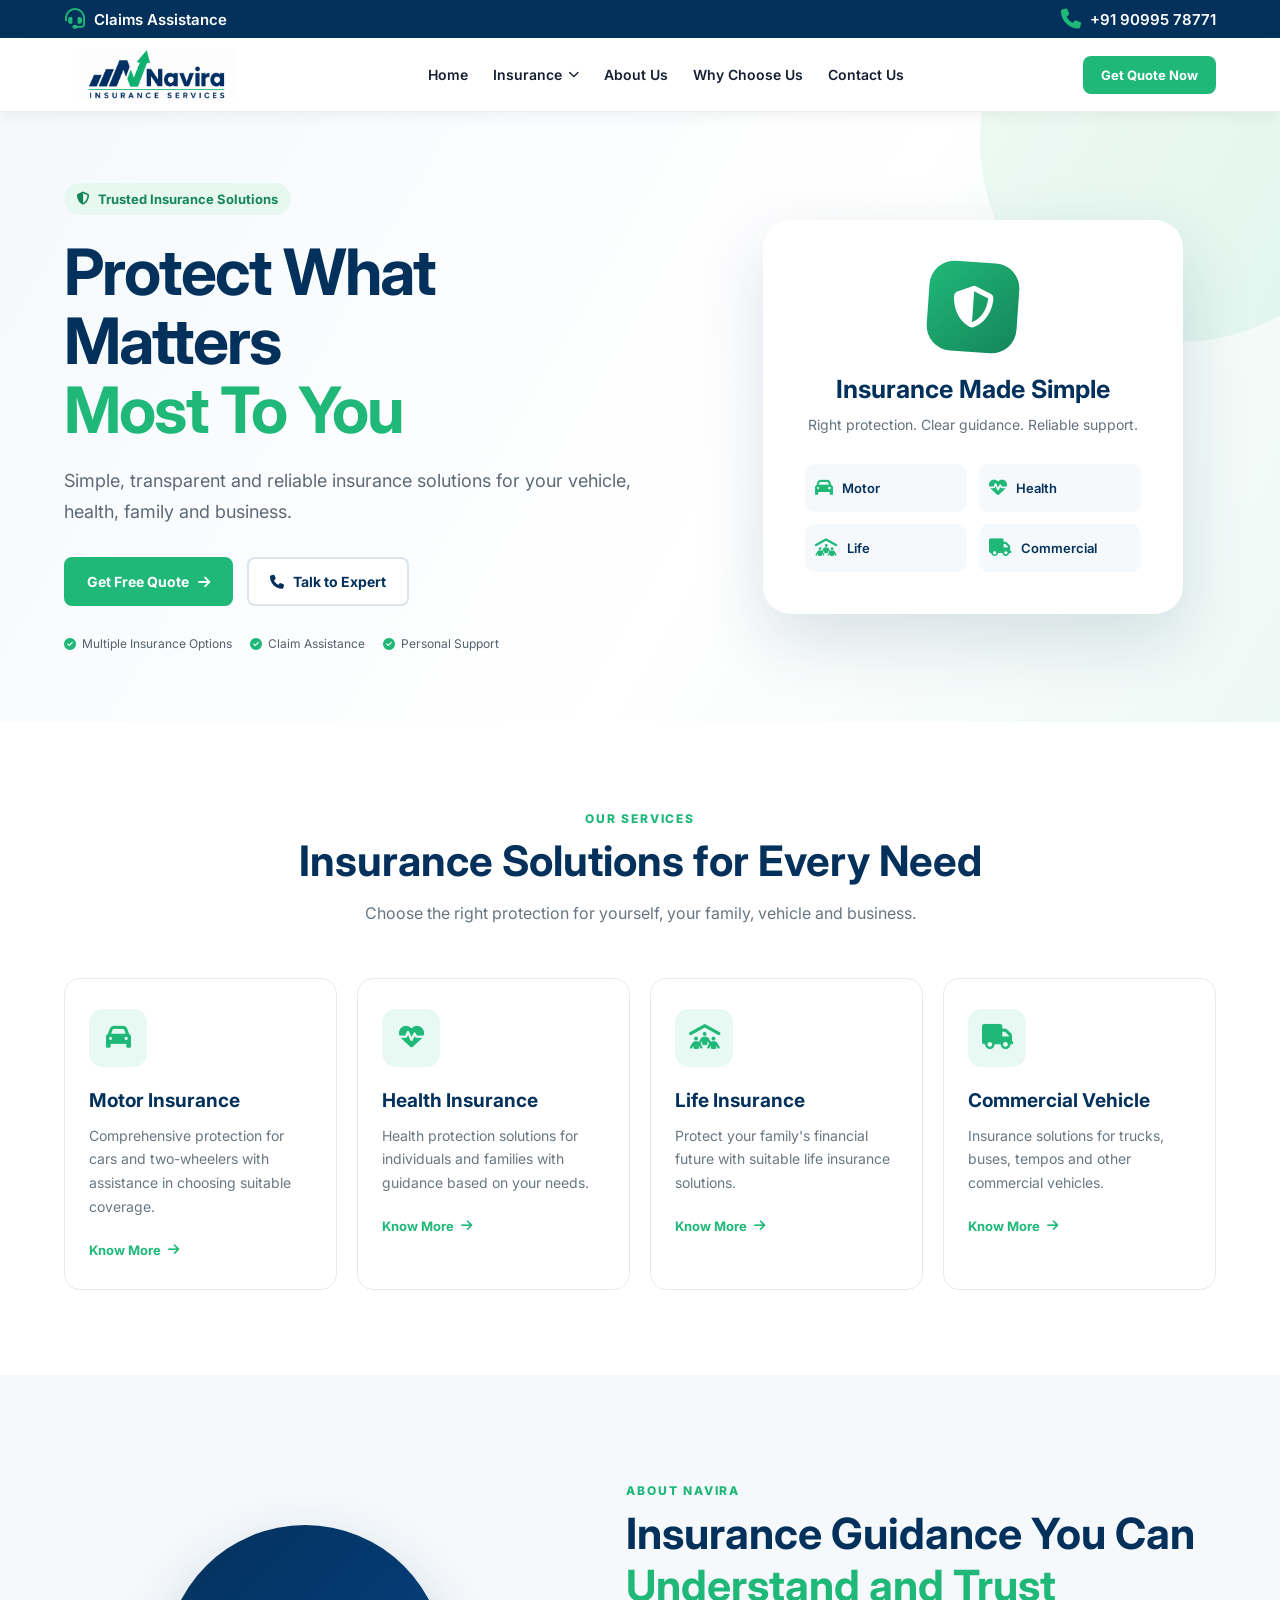
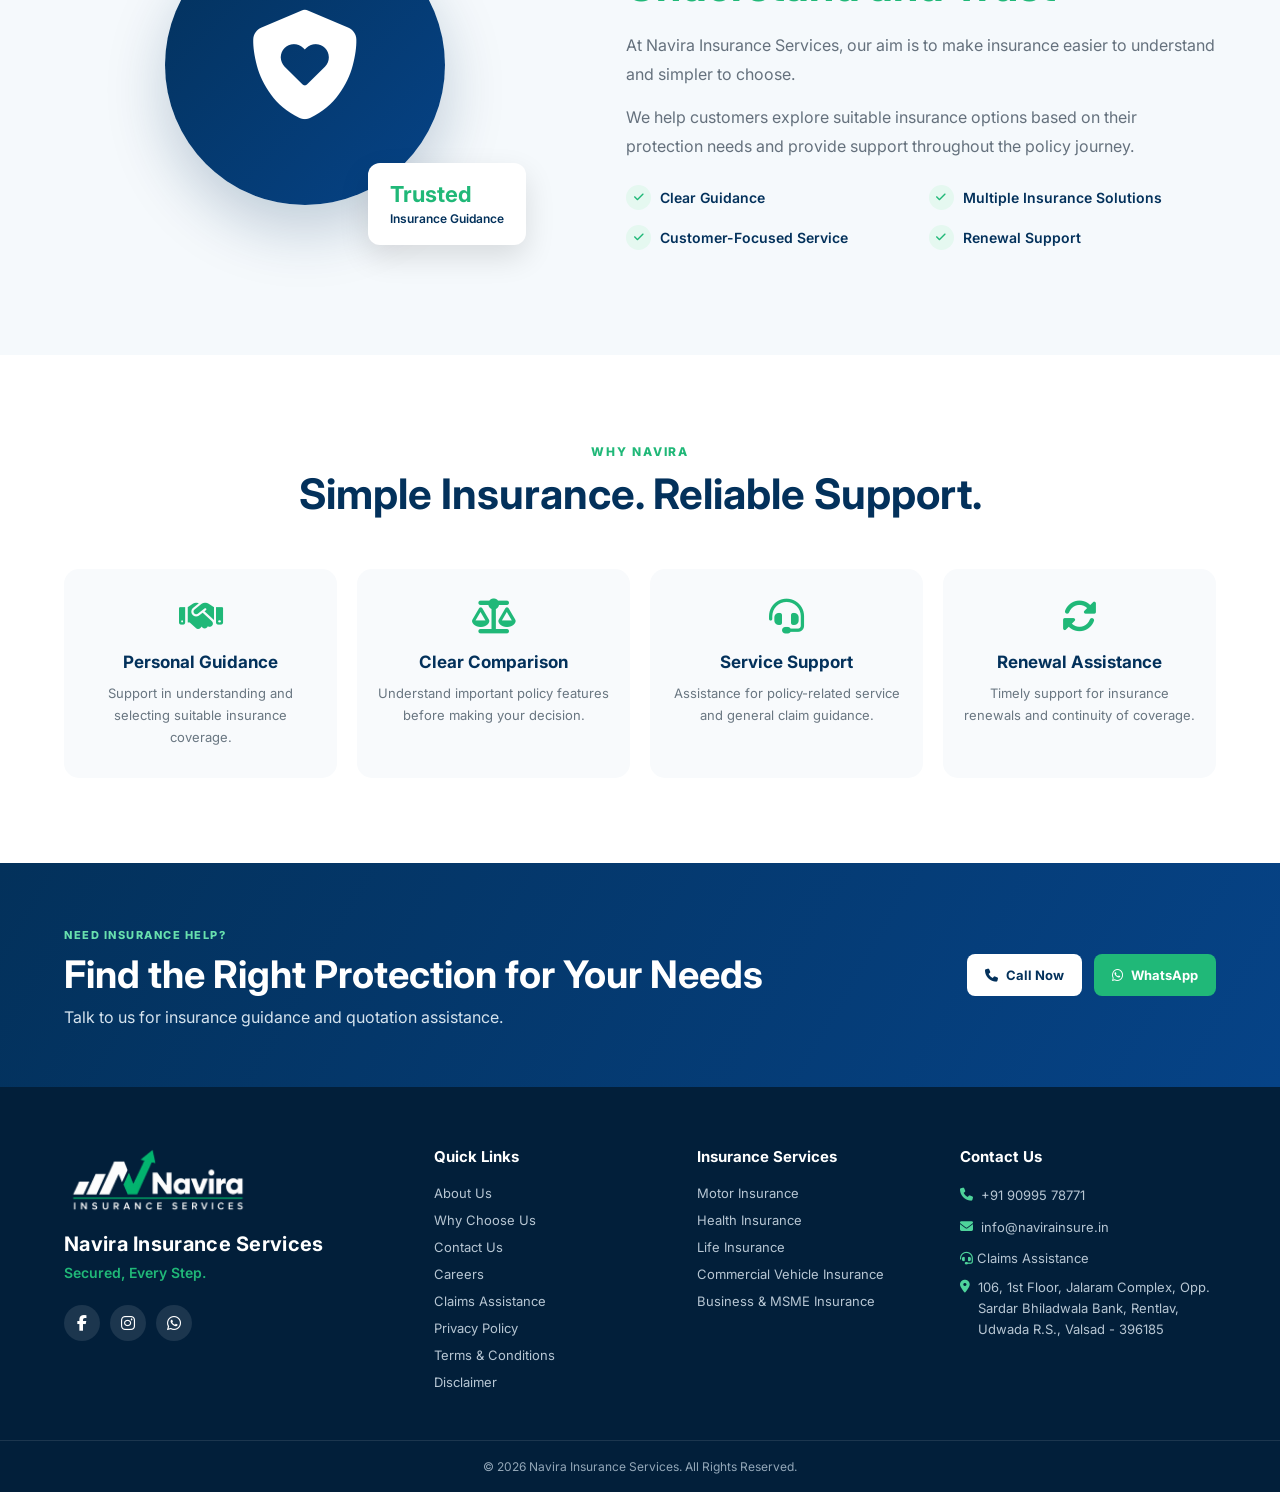
<file: index.html>
<!DOCTYPE html>
<html lang="en">

<head>

  <meta charset="UTF-8">

  <meta
    name="viewport"
    content="width=device-width, initial-scale=1.0"
  >

  <title>
    Navira Insurance | Secured, Every Step.
  </title>

  <meta
    name="description"
    content="Navira Insurance Services provides Motor, Health, Life and Commercial Vehicle Insurance solutions."
  >


  <!-- Google Font -->

  <link
    href="https://fonts.googleapis.com/css2?family=Inter:wght@400;500;600;700;800&display=swap"
    rel="stylesheet"
  >


  <!-- Font Awesome -->

  <link
    rel="stylesheet"
    href="https://cdnjs.cloudflare.com/ajax/libs/font-awesome/6.6.0/css/all.min.css"
  >

<link rel="icon"
      type="image/png"
      href="images/favicon.png">

  <!-- CSS -->

  <link
    rel="stylesheet"
    href="css/style.css"
  >

</head>


<body>


<!-- ==================================================
     FIXED HEADER WRAPPER
================================================== -->

<div class="header-wrapper">


  <!-- TOP CONTACT BAR -->

  <div class="topbar">

    <div class="container topbar-inner">


      <a
        href="claims-assistance.html"
        class="top-contact"
      >

        <i class="fa-solid fa-headset"></i>

        <span>
          Claims Assistance
        </span>

      </a>


      <a
        href="tel:+919099578771"
        class="top-contact"
      >

        <i class="fa-solid fa-phone"></i>

        <span>
          +91 90995 78771
        </span>

      </a>


    </div>

  </div>



  <!-- MAIN HEADER -->

  <header class="main-header">

    <div class="container navbar">


      <!-- LOGO -->

      <a href="index.html" class="logo">
<img src="images/navira_header_logo.png" alt="Navira Insurance Services">
 </a>



      <!-- NAVIGATION -->

      <nav class="nav-links" id="navLinks">


        <a href="index.html">
          Home
        </a>



        <!-- INSURANCE DROPDOWN -->

        <div class="nav-dropdown">


          <button class="dropdown-title">

            Insurance

            <i class="fa-solid fa-chevron-down"></i>

          </button>


          <div class="dropdown-menu">

            <a href="motor-insurance.html">
              Motor Insurance
            </a>

            <a href="health-insurance.html">
              Health Insurance
            </a>

            <a href="life-insurance.html">
              Life Insurance
            </a>

            <a href="commercial-vehicle-insurance">
              Commercial Vehicle Insurance
            </a>

<a href="business-insurance">
              Business Insurance
            </a>

          </div>


        </div>



        <a href="about.html">
          About Us
        </a>


        <a href="why-choose-us.html">
          Why Choose Us
        </a>


        <a href="contact.html">
          Contact Us
        </a>


      </nav>



      <!-- RIGHT SIDE -->

      <div class="header-actions">


        <button
          class="quote-btn"
          id="openQuote"
        >

          Get Quote Now

        </button>


        <button
          class="menu-btn"
          id="menuBtn"
          aria-label="Open Menu"
        >

          <i class="fa-solid fa-bars"></i>

        </button>


      </div>


    </div>

  </header>


</div>



<!-- MOBILE OVERLAY -->

<div
  class="menu-overlay"
  id="menuOverlay"
></div>



<!-- ==================================================
     HERO SECTION
================================================== -->

<section
  class="hero"
  id="home"
>


  <div class="container hero-container">


    <!-- HERO TEXT -->

    <div class="hero-content">


      <div class="hero-badge">

        <i class="fa-solid fa-shield-halved"></i>

        Trusted Insurance Solutions

      </div>


      <h1>

        Protect What Matters

        <span>
          Most To You
        </span>

      </h1>


      <p>

        Simple, transparent and reliable insurance solutions
        for your vehicle, health, family and business.

      </p>



      <div class="hero-buttons">


        <button
          class="primary-btn"
          id="heroQuoteBtn"
        >

          Get Free Quote

          <i class="fa-solid fa-arrow-right"></i>

        </button>


        <a
          href="tel:+919099578771"
          class="secondary-btn"
        >

          <i class="fa-solid fa-phone"></i>

          Talk to Expert

        </a>


      </div>



      <!-- TRUST ITEMS -->

      <div class="hero-trust">


        <div>

          <i class="fa-solid fa-circle-check"></i>

          Multiple Insurance Options

        </div>


        <div>

          <i class="fa-solid fa-circle-check"></i>

          Claim Assistance

        </div>


        <div>

          <i class="fa-solid fa-circle-check"></i>

          Personal Support

        </div>


      </div>


    </div>



    <!-- HERO VISUAL -->

    <div class="hero-visual">


      <div class="shield-card">

        <div class="shield-icon">

          <i class="fa-solid fa-shield-halved"></i>

        </div>


        <h2>
          Insurance Made Simple
        </h2>


        <p>
          Right protection. Clear guidance. Reliable support.
        </p>


        <div class="mini-features">


          <div>

            <i class="fa-solid fa-car"></i>

            <span>Motor</span>

          </div>


          <div>

            <i class="fa-solid fa-heart-pulse"></i>

            <span>Health</span>

          </div>


          <div>

            <i class="fa-solid fa-people-roof"></i>

            <span>Life</span>

          </div>


          <div>

            <i class="fa-solid fa-truck"></i>

            <span>Commercial</span>

          </div>


        </div>


      </div>


    </div>


  </div>


</section>



<!-- ==================================================
     INSURANCE SERVICES
================================================== -->

<section class="services-section" id="services">


  <div class="container">


    <div class="section-heading">


      <span>
        OUR SERVICES
      </span>


      <h2>
        Insurance Solutions for Every Need
      </h2>


      <p>
        Choose the right protection for yourself,
        your family, vehicle and business.
      </p>


    </div>



    <div class="service-grid">


      <!-- MOTOR -->

      <div class="service-card" id="motor">


        <div class="service-icon">

          <i class="fa-solid fa-car"></i>

        </div>


        <h3>
          Motor Insurance
        </h3>


        <p>
          Comprehensive protection for cars and two-wheelers
          with assistance in choosing suitable coverage.
        </p>


        <a href="#contact">

          Know More

          <i class="fa-solid fa-arrow-right"></i>

        </a>


      </div>



      <!-- HEALTH -->

      <div class="service-card" id="health">


        <div class="service-icon">

          <i class="fa-solid fa-heart-pulse"></i>

        </div>


        <h3>
          Health Insurance
        </h3>


        <p>
          Health protection solutions for individuals
          and families with guidance based on your needs.
        </p>


        <a href="#contact">

          Know More

          <i class="fa-solid fa-arrow-right"></i>

        </a>


      </div>



      <!-- LIFE -->

      <div class="service-card" id="life">


        <div class="service-icon">

          <i class="fa-solid fa-people-roof"></i>

        </div>


        <h3>
          Life Insurance
        </h3>


        <p>
          Protect your family's financial future
          with suitable life insurance solutions.
        </p>


        <a href="#contact">

          Know More

          <i class="fa-solid fa-arrow-right"></i>

        </a>


      </div>



      <!-- COMMERCIAL -->

      <div class="service-card" id="commercial">


        <div class="service-icon">

          <i class="fa-solid fa-truck"></i>

        </div>


        <h3>
          Commercial Vehicle
        </h3>


        <p>
          Insurance solutions for trucks, buses,
          tempos and other commercial vehicles.
        </p>


        <a href="#contact">

          Know More

          <i class="fa-solid fa-arrow-right"></i>

        </a>


      </div>


    </div>


  </div>


</section>



<!-- ==================================================
     ABOUT SECTION
================================================== -->

<section class="about-section" id="about">


  <div class="container about-container">


    <div class="about-visual">


      <div class="about-shield">

        <i class="fa-solid fa-shield-heart"></i>

      </div>


      <div class="experience-card">

        <strong>
          Trusted
        </strong>

        <span>
          Insurance Guidance
        </span>

      </div>


    </div>



    <div class="about-content">


      <span class="small-title">
        ABOUT NAVIRA
      </span>


      <h2>

        Insurance Guidance You Can

        <span>
          Understand and Trust
        </span>

      </h2>


      <p>

        At Navira Insurance Services, our aim is to make
        insurance easier to understand and simpler to choose.

      </p>


      <p>

        We help customers explore suitable insurance options
        based on their protection needs and provide support
        throughout the policy journey.

      </p>



      <div class="about-points">


        <div>

          <i class="fa-solid fa-check"></i>

          Clear Guidance

        </div>


        <div>

          <i class="fa-solid fa-check"></i>

          Multiple Insurance Solutions

        </div>


        <div>

          <i class="fa-solid fa-check"></i>

          Customer-Focused Service

        </div>


        <div>

          <i class="fa-solid fa-check"></i>

          Renewal Support

        </div>


      </div>


    </div>


  </div>


</section>



<!-- ==================================================
     WHY CHOOSE US
================================================== -->

<section class="why-section" id="why-us">


  <div class="container">


    <div class="section-heading">


      <span>
        WHY NAVIRA
      </span>


      <h2>
        Simple Insurance. Reliable Support.
      </h2>


    </div>



    <div class="why-grid">


      <div class="why-card">

        <i class="fa-solid fa-handshake"></i>

        <h3>
          Personal Guidance
        </h3>

        <p>
          Support in understanding and selecting
          suitable insurance coverage.
        </p>

      </div>



      <div class="why-card">

        <i class="fa-solid fa-scale-balanced"></i>

        <h3>
          Clear Comparison
        </h3>

        <p>
          Understand important policy features
          before making your decision.
        </p>

      </div>



      <div class="why-card">

        <i class="fa-solid fa-headset"></i>

        <h3>
          Service Support
        </h3>

        <p>
          Assistance for policy-related service
          and general claim guidance.
        </p>

      </div>



      <div class="why-card">

        <i class="fa-solid fa-rotate"></i>

        <h3>
          Renewal Assistance
        </h3>

        <p>
          Timely support for insurance renewals
          and continuity of coverage.
        </p>

      </div>


    </div>


  </div>


</section>



<!-- ==================================================
     CTA SECTION
================================================== -->

<section class="cta-section" id="contact">


  <div class="container cta-container">


    <div>


      <span>
        NEED INSURANCE HELP?
      </span>


      <h2>
        Find the Right Protection for Your Needs
      </h2>


      <p>
        Talk to us for insurance guidance and quotation assistance.
      </p>


    </div>



    <div class="cta-actions">


      <a
        href="tel:+919099578771"
        class="cta-call"
      >

        <i class="fa-solid fa-phone"></i>

        Call Now

      </a>


      <a
        href="https://wa.me/919099578771"
        class="cta-whatsapp"
      >

        <i class="fa-brands fa-whatsapp"></i>

        WhatsApp

      </a>


    </div>


  </div>


</section>



<!-- ==================================================
     FOOTER
================================================== -->

<footer class="footer">


  <div class="container footer-grid">


    <div class="footer-brand">


      <div class="footer-logo">
<img src="images/navira_footer_logo.png" alt="Navira Insurance Services">
      </div>

      <div class="footer-business-info">
        <h3>Navira Insurance Services</h3>
        <p class="footer-tagline">
          Secured, Every Step.
        </p>
      </div>


      <div class="social-links">


        <a href="https://facebook.com/navirainsure" aria-label="Facebook">

          <i class="fa-brands fa-facebook-f"></i>

        </a>


        <a href="https://instagram.com/navirainsure" aria-label="Instagram">

          <i class="fa-brands fa-instagram"></i>

        </a>


        <a
          href="https://wa.me/919099578771"
          aria-label="WhatsApp"
        >

          <i class="fa-brands fa-whatsapp"></i>

        </a>


      </div>


    </div>



    <div class="footer-column">


      <h3>
        Quick Links
      </h3>


      <a href="about.html">
        About Us
      </a>

      <a href="why-choose-us.html">
        Why Choose Us
      </a>

       <a href="contact.html">
        Contact Us
      </a>

      <a href="#career">
        Careers
      </a>

      <a href="claims-assistance.html">
        Claims Assistance
      </a>

      <a href=privacy-policy.html>
        Privacy Policy
      </a>

      <a href="terms-conditions.html">
        Terms & Conditions
      </a>

      <a href="disclaimer.html">
        Disclaimer
      </a>

    </div>

    <div class="footer-column">


      <h3>
        Insurance Services
      </h3>


      <a href="motor-insurance.html">
        Motor Insurance
      </a>

      <a href="health-insurance.html">
        Health Insurance
      </a>

      <a href="life-insurance.html">
        Life Insurance
      </a>

      <a href="commercial-vehicle-insurance.html">
        Commercial Vehicle Insurance
      </a>

      <a href="business-insurance.html">
        Business & MSME Insurance
      </a>

    </div>



    <div class="footer-column contact-column">


      <h3>
        Contact Us
      </h3>


      <p>

        <i class="fa-solid fa-phone"></i>

        +91 90995 78771

      </p>


      <p>

        <i class="fa-solid fa-envelope"></i>

        info@navirainsure.in

      </p>

      <a href="claims-assistance.html">

        <i class="fa-solid fa-headset"></i>

        Claims Assistance

      </a>

      <p>

        <i class="fa-solid fa-location-dot"></i>

        106, 1st Floor, Jalaram Complex, Opp. Sardar Bhiladwala Bank,
Rentlav, Udwada R.S., Valsad - 396185
      </p>

    </div>

    </div>

  <div class="footer-bottom">

    <div class="container">

      © 2026 Navira Insurance Services. All Rights Reserved.

    </div>

  </div>


</footer>



<!-- ==================================================
     QUOTE POPUP
================================================== -->

<div class="quote-popup" id="quotePopup">


  <div class="quote-box">


    <button
      class="close-popup"
      id="closeQuote"
    >

      <i class="fa-solid fa-xmark"></i>

    </button>


    <div class="popup-icon">

      <i class="fa-solid fa-shield-halved"></i>

    </div>


    <h2>
      Get Insurance Quote
    </h2>


    <p>
      Enter your details and insurance requirement.
    </p>



    <form id="quoteForm">


      <input
        type="text"
        placeholder="Full Name"
        required
      >


      <input
        type="tel"
        placeholder="Mobile Number"
        required
      >


      <select required>

        <option value="">
          Select Insurance Type
        </option>

        <option>
          Motor Insurance
        </option>

        <option>
          Health Insurance
        </option>

        <option>
          Life Insurance
        </option>

        <option>
          Commercial Vehicle Insurance
        </option>

      </select>


      <textarea
        placeholder="Message"
        rows="4"
      ></textarea>


      <button
        type="submit"
        class="submit-btn"
      >

        Submit Request

      </button>


    </form>


  </div>


</div>



<!-- JAVASCRIPT -->

<script src="js/main.js"></script>


</body>

  </html>
</file>
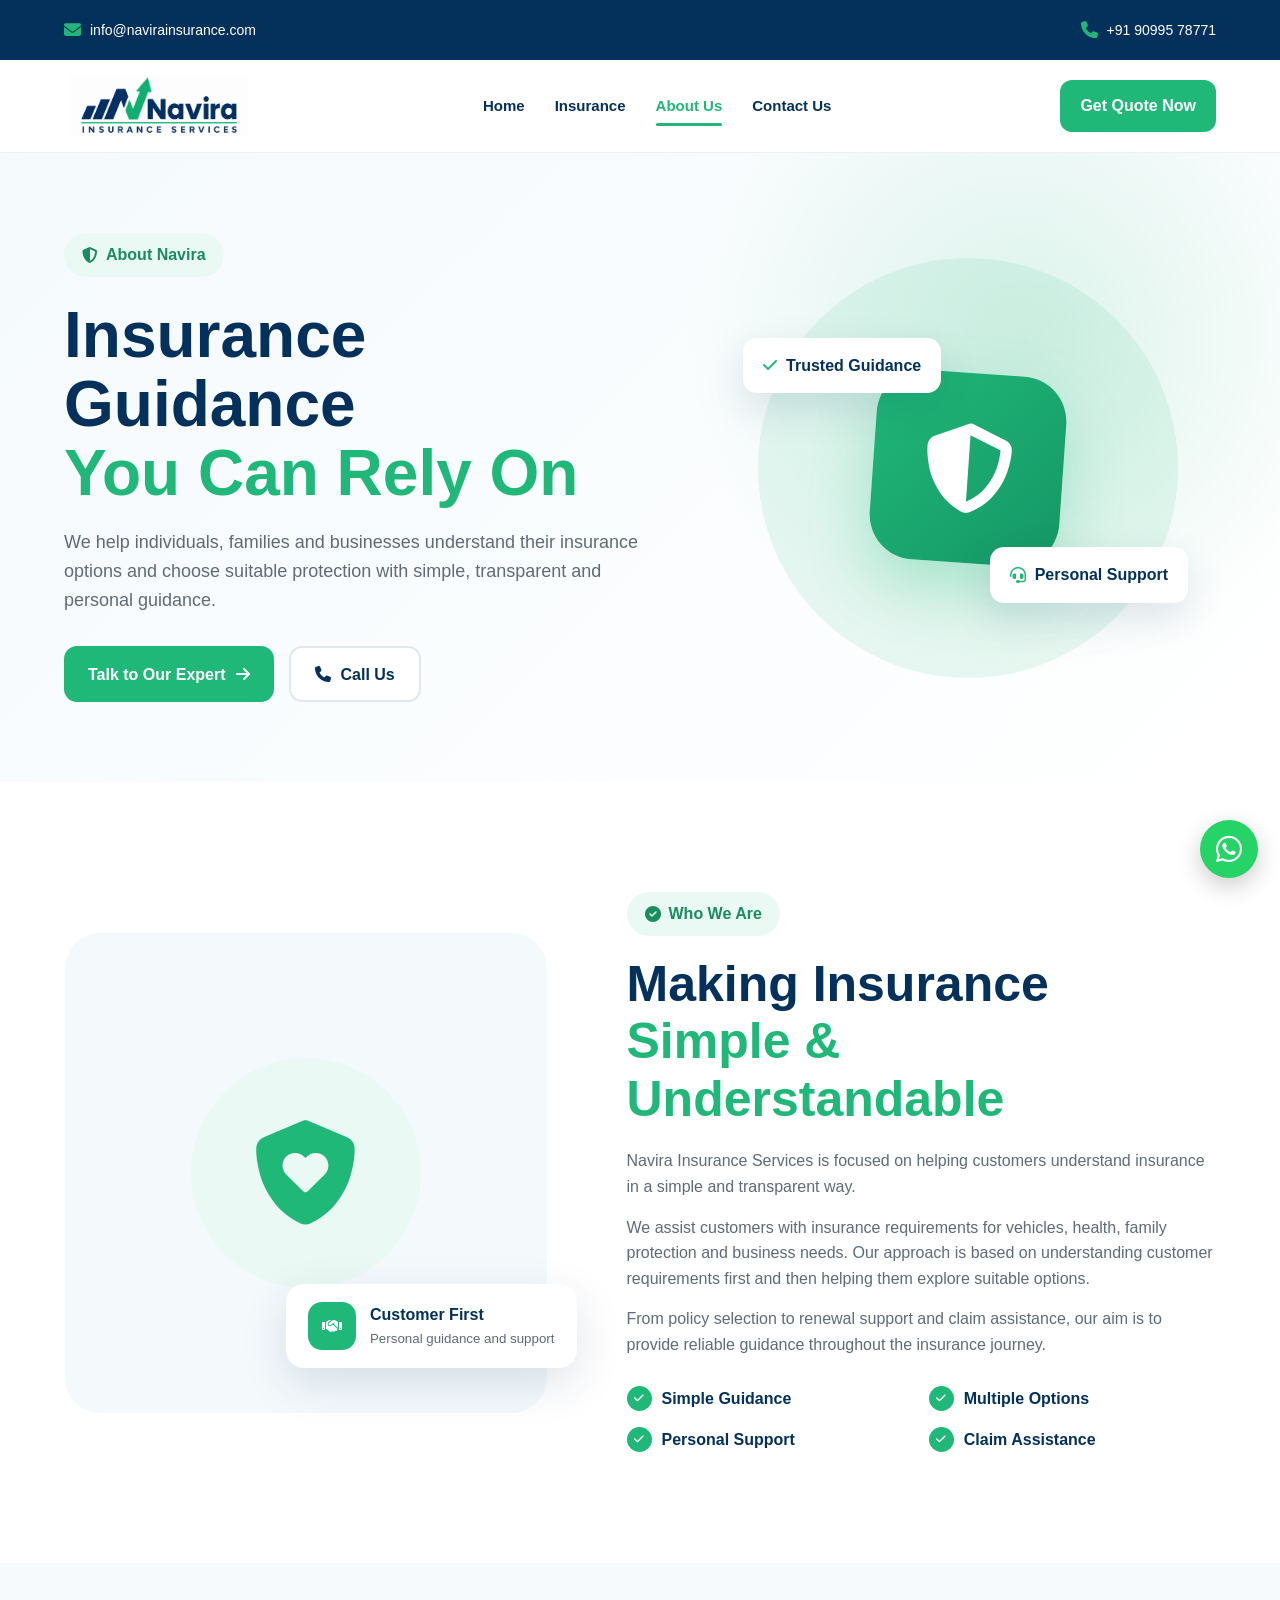
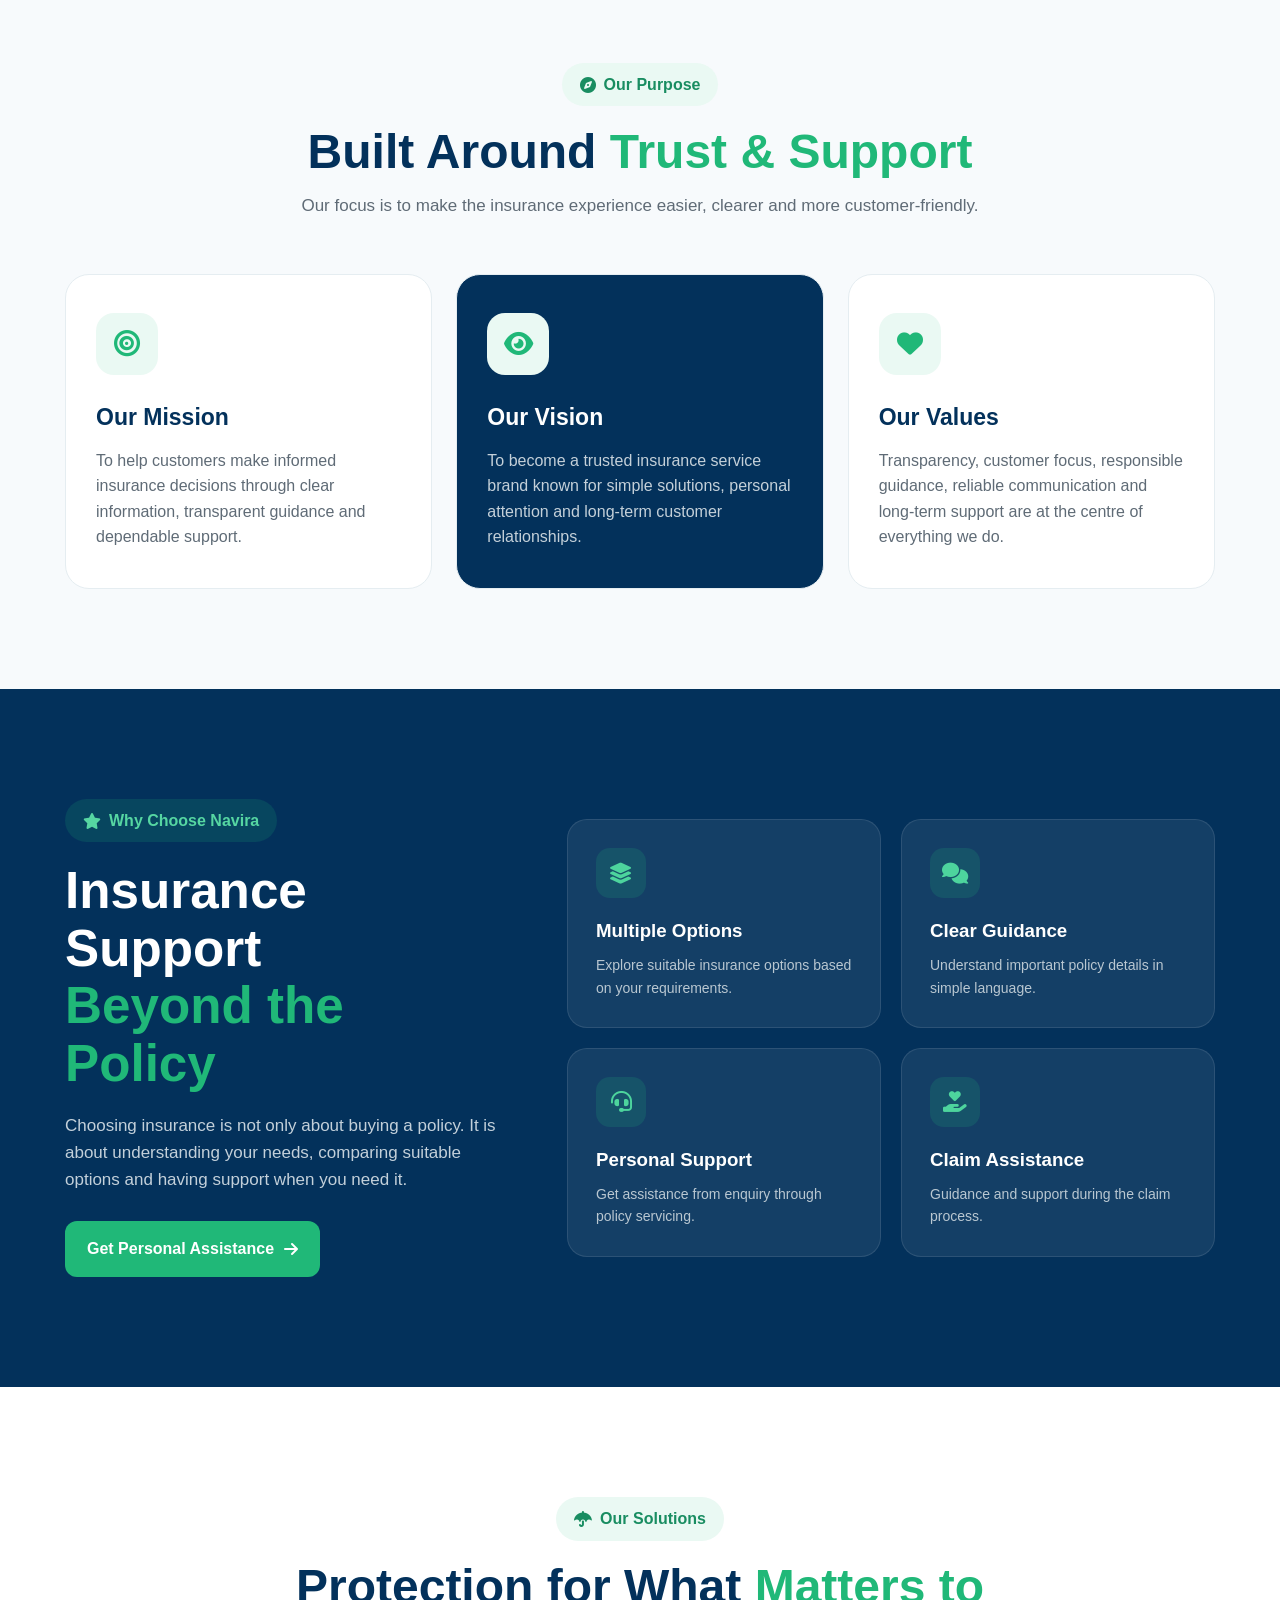
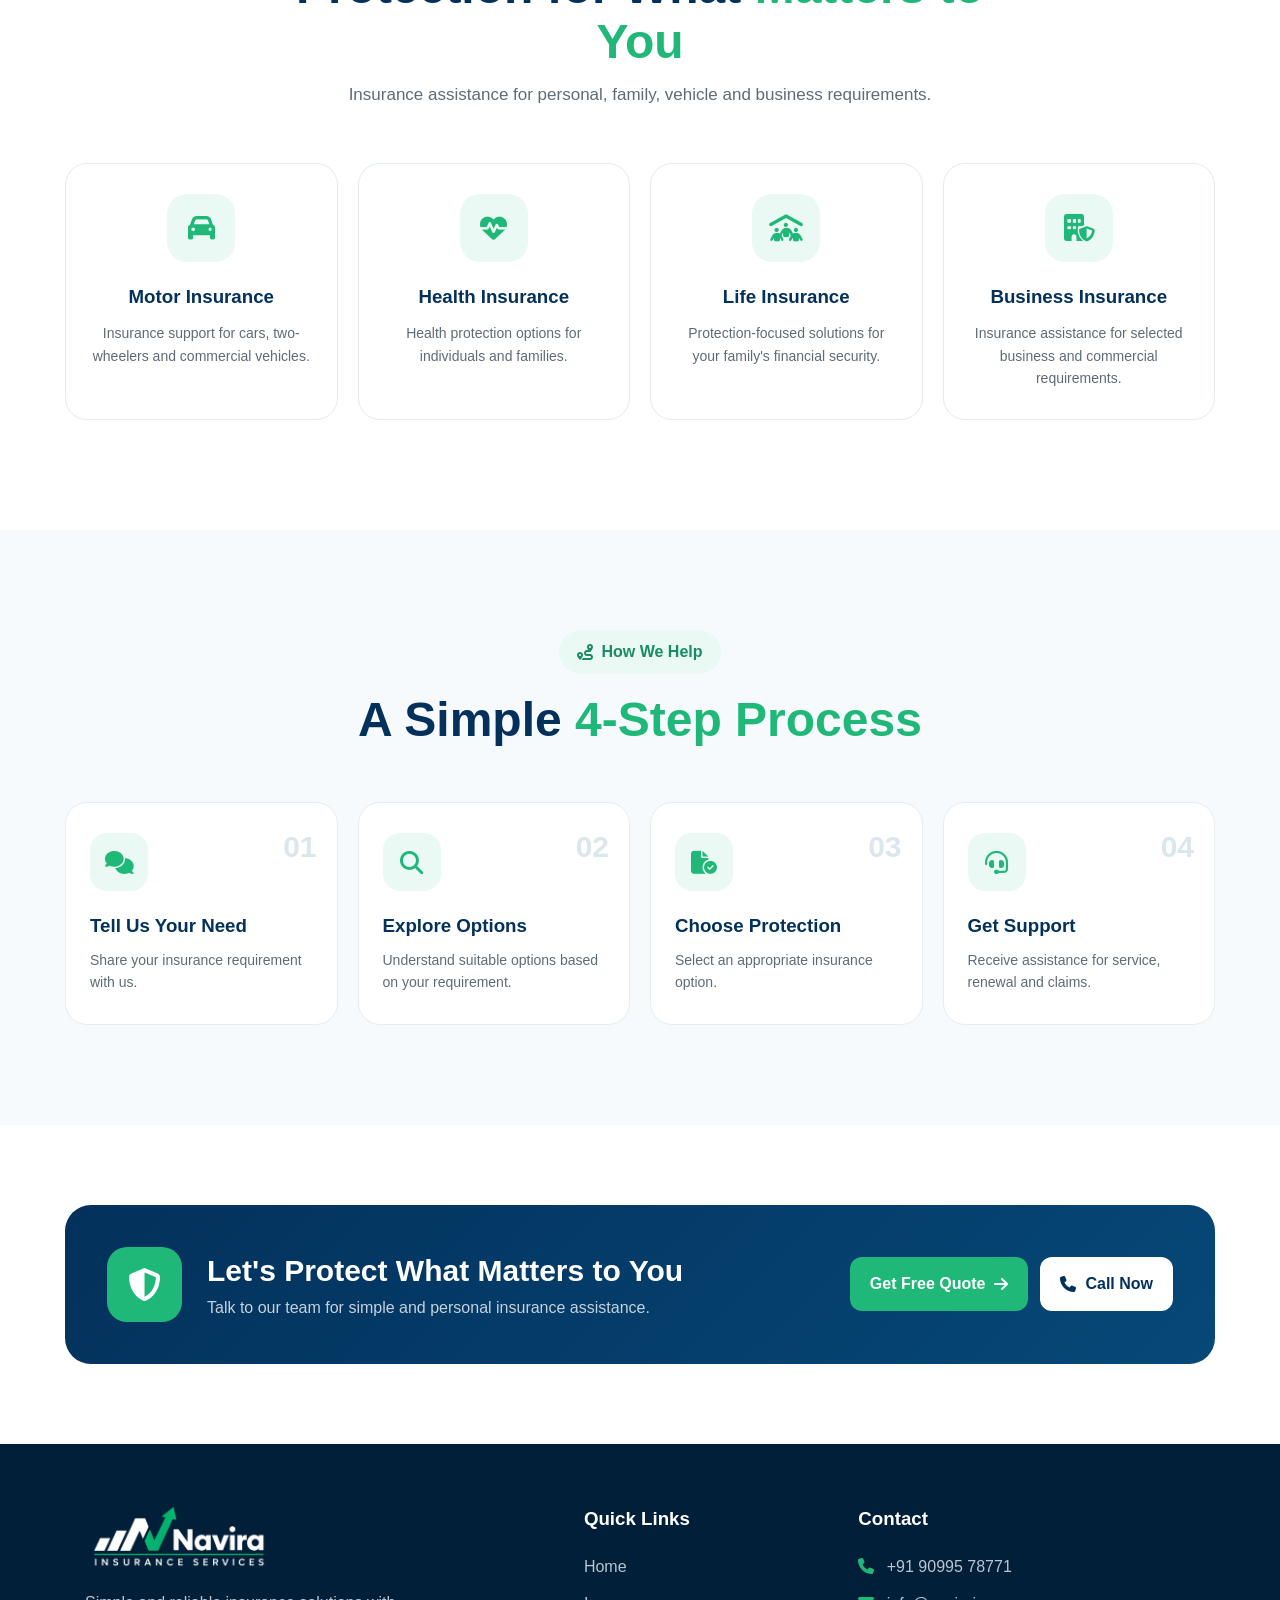
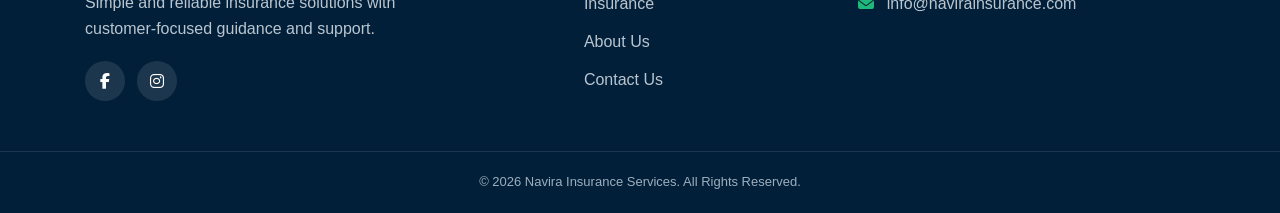
<file: about.html>
<!DOCTYPE html>
<html lang="en">

<head>

  <meta charset="UTF-8">

  <meta name="viewport"
        content="width=device-width, initial-scale=1.0">

  <title>About Us | Navira Insurance Services</title>

  <meta name="description"
        content="Learn about Navira Insurance Services and our commitment to simple, transparent and reliable insurance guidance.">

  <!-- Font Awesome -->
  <link rel="stylesheet"
        href="https://cdnjs.cloudflare.com/ajax/libs/font-awesome/6.5.2/css/all.min.css">

  <!-- About CSS -->
  <link rel="stylesheet"
        href="css/about.css">

</head>


<body>


<!-- ========================================
     TOP BAR
======================================== -->

<div class="topbar">

  <div class="topbar-item">

    <i class="fa-solid fa-envelope"></i>

    <span>
      info@navirainsurance.com
    </span>

  </div>


  <a href="tel:+919099578771"
     class="topbar-item">

    <i class="fa-solid fa-phone"></i>

    <span>
      +91 90995 78771
    </span>

  </a>

</div>



<!-- ========================================
     HEADER
======================================== -->

<header class="main-header">

  <div class="navbar">


    <!-- LOGO -->

    <a href="index.html"
       class="logo">

      <img src="images/navira_header_logo.png"
           alt="Navira Insurance Services">

    </a>



    <!-- NAVIGATION -->

    <nav class="nav-links"
         id="navLinks">

      <a href="index.html">
        Home
      </a>

      <a href="index.html#insurance">
        Insurance
      </a>

      <a href="about.html"
         class="active">
        About Us
      </a>

      <a href="contact.html">
        Contact Us
      </a>

    </nav>



    <!-- HEADER BUTTONS -->

    <div class="header-actions">

      <a href="contact.html"
         class="quote-btn">

        Get Quote Now

      </a>


      <button class="menu-btn"
              id="menuBtn"
              aria-label="Open Menu">

        <i class="fa-solid fa-bars"></i>

      </button>

    </div>

  </div>

</header>



<!-- ========================================
     ABOUT HERO
======================================== -->

<section class="about-hero">

  <div class="about-hero-content">

    <div class="hero-badge">

      <i class="fa-solid fa-shield-halved"></i>

      About Navira

    </div>


    <h1>

      Insurance Guidance
      <span>You Can Rely On</span>

    </h1>


    <p>

      We help individuals, families and businesses
      understand their insurance options and choose
      suitable protection with simple, transparent
      and personal guidance.

    </p>


    <div class="hero-buttons">

      <a href="contact.html"
         class="primary-btn">

        Talk to Our Expert

        <i class="fa-solid fa-arrow-right"></i>

      </a>


      <a href="tel:+919099578771"
         class="secondary-btn">

        <i class="fa-solid fa-phone"></i>

        Call Us

      </a>

    </div>

  </div>


  <!-- DECORATIVE SHIELD -->

  <div class="hero-visual">

    <div class="visual-circle">

      <div class="shield-box">

        <i class="fa-solid fa-shield-halved"></i>

      </div>


      <div class="floating-card card-one">

        <i class="fa-solid fa-check"></i>

        Trusted Guidance

      </div>


      <div class="floating-card card-two">

        <i class="fa-solid fa-headset"></i>

        Personal Support

      </div>

    </div>

  </div>

</section>



<!-- ========================================
     WHO WE ARE
======================================== -->

<section class="who-section">

  <div class="who-wrapper">


    <!-- LEFT -->

    <div class="who-visual">

      <div class="big-shield">

        <i class="fa-solid fa-shield-heart"></i>

      </div>


      <div class="experience-card">

        <span class="experience-icon">

          <i class="fa-solid fa-handshake"></i>

        </span>


        <div>

          <strong>
            Customer First
          </strong>

          <small>
            Personal guidance and support
          </small>

        </div>

      </div>

    </div>



    <!-- RIGHT -->

    <div class="who-content">

      <div class="section-label">

        <i class="fa-solid fa-circle-check"></i>

        Who We Are

      </div>


      <h2>

        Making Insurance
        <span>Simple & Understandable</span>

      </h2>


      <p>

        Navira Insurance Services is focused on helping
        customers understand insurance in a simple and
        transparent way.

      </p>


      <p>

        We assist customers with insurance requirements
        for vehicles, health, family protection and
        business needs. Our approach is based on
        understanding customer requirements first and
        then helping them explore suitable options.

      </p>


      <p>

        From policy selection to renewal support and
        claim assistance, our aim is to provide reliable
        guidance throughout the insurance journey.

      </p>


      <div class="who-points">

        <div>

          <i class="fa-solid fa-check"></i>

          Simple Guidance

        </div>


        <div>

          <i class="fa-solid fa-check"></i>

          Multiple Options

        </div>


        <div>

          <i class="fa-solid fa-check"></i>

          Personal Support

        </div>


        <div>

          <i class="fa-solid fa-check"></i>

          Claim Assistance

        </div>

      </div>

    </div>

  </div>

</section>



<!-- ========================================
     MISSION & VISION
======================================== -->

<section class="mission-section">

  <div class="section-heading">

    <div class="section-label">

      <i class="fa-solid fa-compass"></i>

      Our Purpose

    </div>


    <h2>

      Built Around
      <span>Trust & Support</span>

    </h2>


    <p>

      Our focus is to make the insurance experience
      easier, clearer and more customer-friendly.

    </p>

  </div>



  <div class="mission-grid">


    <!-- MISSION -->

    <div class="purpose-card">

      <div class="purpose-icon">

        <i class="fa-solid fa-bullseye"></i>

      </div>


      <h3>
        Our Mission
      </h3>


      <p>

        To help customers make informed insurance
        decisions through clear information,
        transparent guidance and dependable support.

      </p>

    </div>



    <!-- VISION -->

    <div class="purpose-card featured">

      <div class="purpose-icon">

        <i class="fa-solid fa-eye"></i>

      </div>


      <h3>
        Our Vision
      </h3>


      <p>

        To become a trusted insurance service brand
        known for simple solutions, personal attention
        and long-term customer relationships.

      </p>

    </div>



    <!-- VALUES -->

    <div class="purpose-card">

      <div class="purpose-icon">

        <i class="fa-solid fa-heart"></i>

      </div>


      <h3>
        Our Values
      </h3>


      <p>

        Transparency, customer focus, responsible
        guidance, reliable communication and
        long-term support are at the centre of
        everything we do.

      </p>

    </div>

  </div>

</section>



<!-- ========================================
     WHY CHOOSE US
======================================== -->

<section class="why-section">

  <div class="why-wrapper">


    <div class="why-content">

      <div class="section-label light-label">

        <i class="fa-solid fa-star"></i>

        Why Choose Navira

      </div>


      <h2>

        Insurance Support
        <span>Beyond the Policy</span>

      </h2>


      <p>

        Choosing insurance is not only about buying
        a policy. It is about understanding your needs,
        comparing suitable options and having support
        when you need it.

      </p>


      <a href="contact.html"
         class="why-button">

        Get Personal Assistance

        <i class="fa-solid fa-arrow-right"></i>

      </a>

    </div>



    <div class="benefit-grid">


      <div class="benefit-card">

        <div class="benefit-icon">

          <i class="fa-solid fa-layer-group"></i>

        </div>

        <h3>
          Multiple Options
        </h3>

        <p>
          Explore suitable insurance options based
          on your requirements.
        </p>

      </div>



      <div class="benefit-card">

        <div class="benefit-icon">

          <i class="fa-solid fa-comments"></i>

        </div>

        <h3>
          Clear Guidance
        </h3>

        <p>
          Understand important policy details in
          simple language.
        </p>

      </div>



      <div class="benefit-card">

        <div class="benefit-icon">

          <i class="fa-solid fa-headset"></i>

        </div>

        <h3>
          Personal Support
        </h3>

        <p>
          Get assistance from enquiry through
          policy servicing.
        </p>

      </div>



      <div class="benefit-card">

        <div class="benefit-icon">

          <i class="fa-solid fa-hand-holding-heart"></i>

        </div>

        <h3>
          Claim Assistance
        </h3>

        <p>
          Guidance and support during the
          claim process.
        </p>

      </div>

    </div>

  </div>

</section>



<!-- ========================================
     INSURANCE SOLUTIONS
======================================== -->

<section class="solutions-section">

  <div class="section-heading">

    <div class="section-label">

      <i class="fa-solid fa-umbrella"></i>

      Our Solutions

    </div>


    <h2>

      Protection for What
      <span>Matters to You</span>

    </h2>


    <p>

      Insurance assistance for personal,
      family, vehicle and business requirements.

    </p>

  </div>



  <div class="solutions-grid">


    <div class="solution-card">

      <div class="solution-icon">

        <i class="fa-solid fa-car"></i>

      </div>

      <h3>
        Motor Insurance
      </h3>

      <p>
        Insurance support for cars, two-wheelers
        and commercial vehicles.
      </p>

    </div>



    <div class="solution-card">

      <div class="solution-icon">

        <i class="fa-solid fa-heart-pulse"></i>

      </div>

      <h3>
        Health Insurance
      </h3>

      <p>
        Health protection options for individuals
        and families.
      </p>

    </div>



    <div class="solution-card">

      <div class="solution-icon">

        <i class="fa-solid fa-people-roof"></i>

      </div>

      <h3>
        Life Insurance
      </h3>

      <p>
        Protection-focused solutions for your
        family's financial security.
      </p>

    </div>



    <div class="solution-card">

      <div class="solution-icon">

        <i class="fa-solid fa-building-shield"></i>

      </div>

      <h3>
        Business Insurance
      </h3>

      <p>
        Insurance assistance for selected business
        and commercial requirements.
      </p>

    </div>

  </div>

</section>



<!-- ========================================
     HOW WE WORK
======================================== -->

<section class="process-section">

  <div class="section-heading">

    <div class="section-label">

      <i class="fa-solid fa-route"></i>

      How We Help

    </div>


    <h2>

      A Simple
      <span>4-Step Process</span>

    </h2>

  </div>



  <div class="process-grid">


    <div class="process-card">

      <div class="step-number">
        01
      </div>

      <div class="process-icon">

        <i class="fa-solid fa-comments"></i>

      </div>

      <h3>
        Tell Us Your Need
      </h3>

      <p>
        Share your insurance requirement with us.
      </p>

    </div>



    <div class="process-card">

      <div class="step-number">
        02
      </div>

      <div class="process-icon">

        <i class="fa-solid fa-magnifying-glass"></i>

      </div>

      <h3>
        Explore Options
      </h3>

      <p>
        Understand suitable options based on
        your requirement.
      </p>

    </div>



    <div class="process-card">

      <div class="step-number">
        03
      </div>

      <div class="process-icon">

        <i class="fa-solid fa-file-circle-check"></i>

      </div>

      <h3>
        Choose Protection
      </h3>

      <p>
        Select an appropriate insurance option.
      </p>

    </div>



    <div class="process-card">

      <div class="step-number">
        04
      </div>

      <div class="process-icon">

        <i class="fa-solid fa-headset"></i>

      </div>

      <h3>
        Get Support
      </h3>

      <p>
        Receive assistance for service,
        renewal and claims.
      </p>

    </div>

  </div>

</section>



<!-- ========================================
     FINAL CTA
======================================== -->

<section class="about-cta">

  <div class="cta-content">

    <div class="cta-icon">

      <i class="fa-solid fa-shield-halved"></i>

    </div>


    <div class="cta-text">

      <h2>
        Let's Protect What Matters to You
      </h2>

      <p>
        Talk to our team for simple and personal
        insurance assistance.
      </p>

    </div>


    <div class="cta-buttons">

      <a href="contact.html"
         class="cta-primary">

        Get Free Quote

        <i class="fa-solid fa-arrow-right"></i>

      </a>


      <a href="tel:+919099578771"
         class="cta-secondary">

        <i class="fa-solid fa-phone"></i>

        Call Now

      </a>

    </div>

  </div>

</section>



<!-- ========================================
     FOOTER
======================================== -->

<footer class="footer">

  <div class="footer-container">


    <div class="footer-brand">

      <div class="footer-logo">

        <img src="images/navira_footer_logo.png"
             alt="Navira">

      </div>


      <p>

        Simple and reliable insurance solutions
        with customer-focused guidance and support.

      </p>


      <div class="social-links">

        <a href="#"
           aria-label="Facebook">

          <i class="fa-brands fa-facebook-f"></i>

        </a>


        <a href="#"
           aria-label="Instagram">

          <i class="fa-brands fa-instagram"></i>

        </a>

      </div>

    </div>



    <div class="footer-links">

      <h3>
        Quick Links
      </h3>

      <a href="index.html">
        Home
      </a>

      <a href="index.html#insurance">
        Insurance
      </a>

      <a href="about.html">
        About Us
      </a>

      <a href="contact.html">
        Contact Us
      </a>

    </div>



    <div class="footer-contact">

      <h3>
        Contact
      </h3>

      <p>

        <i class="fa-solid fa-phone"></i>

        +91 90995 78771

      </p>


      <p>

        <i class="fa-solid fa-envelope"></i>

        info@navirainsurance.com

      </p>

    </div>

  </div>



  <div class="footer-bottom">

    © 2026 Navira Insurance Services.
    All Rights Reserved.

  </div>

</footer>



<!-- FLOATING WHATSAPP -->

<a href="https://wa.me/919099578771"
   class="floating-whatsapp"
   target="_blank"
   rel="noopener"
   aria-label="Chat on WhatsApp">

  <i class="fa-brands fa-whatsapp"></i>

</a>


<script src="js/about.js"></script>

</body>

          </html>
</file>
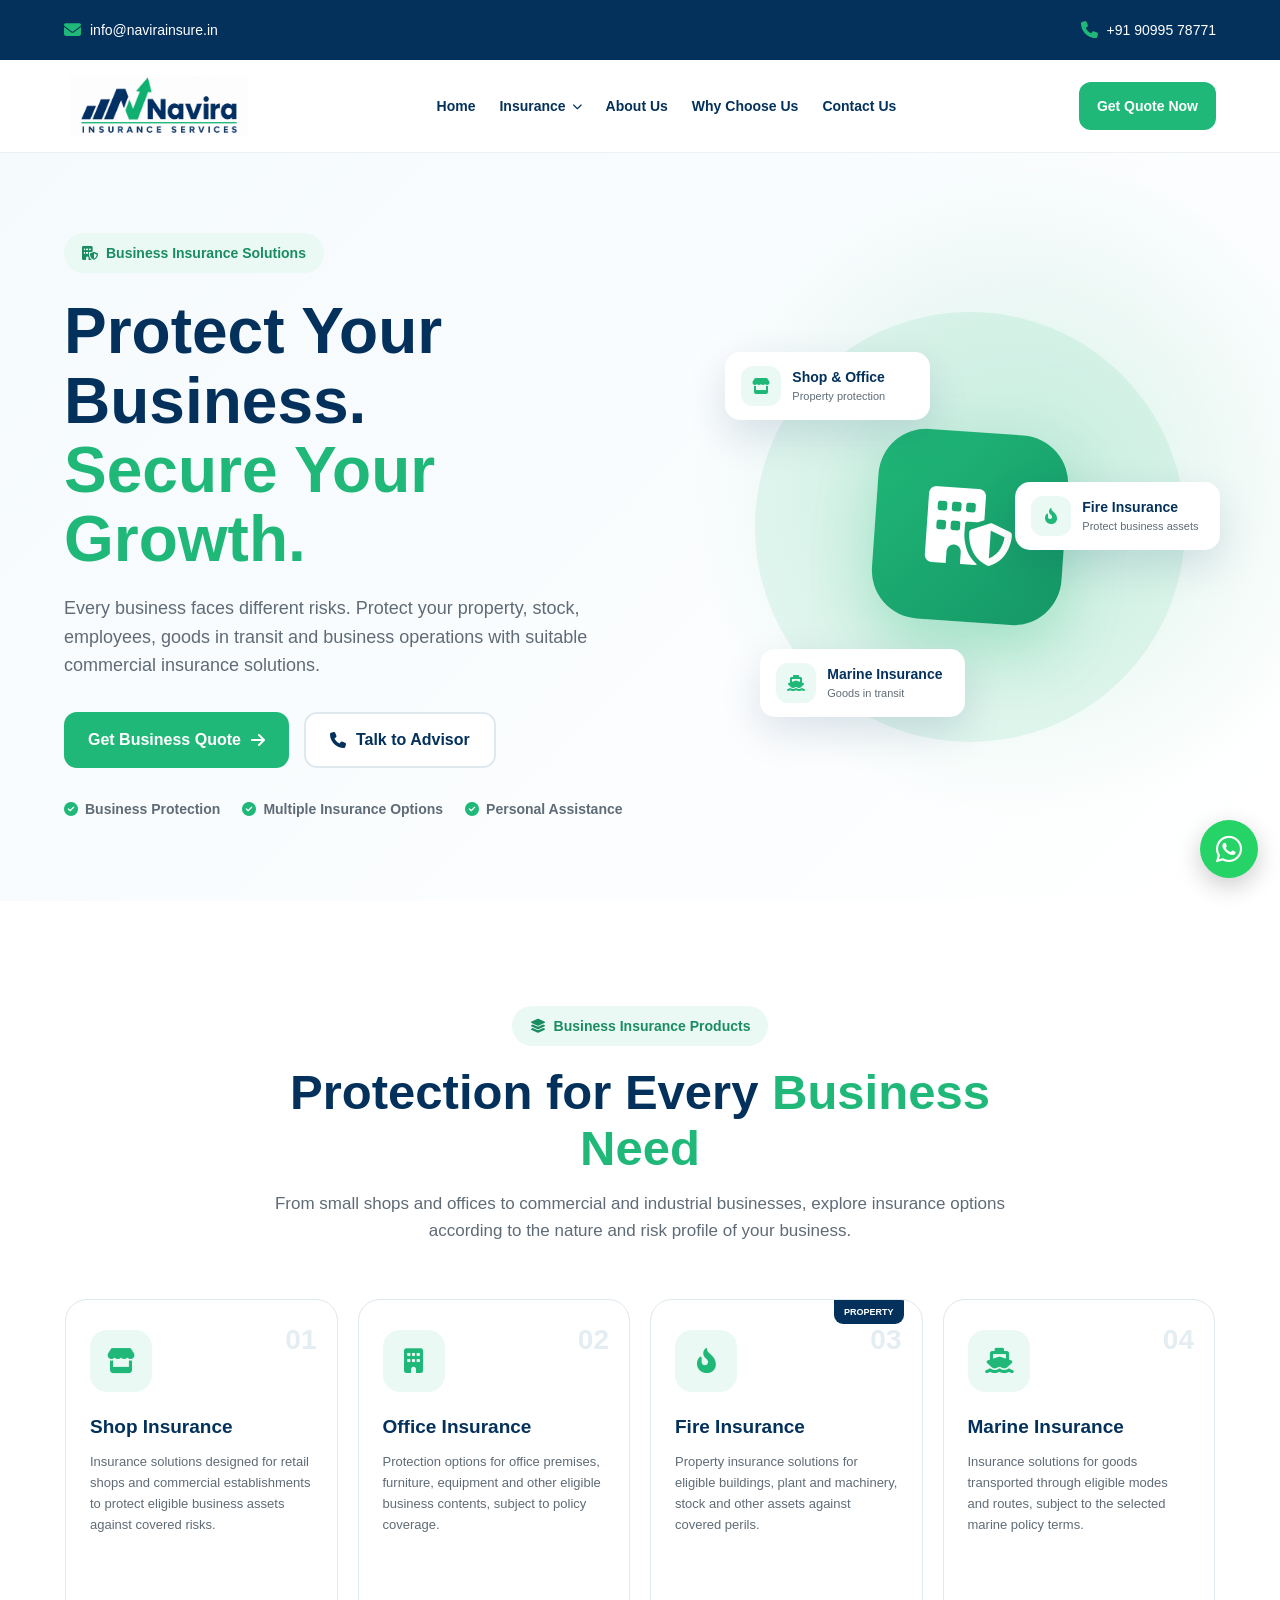
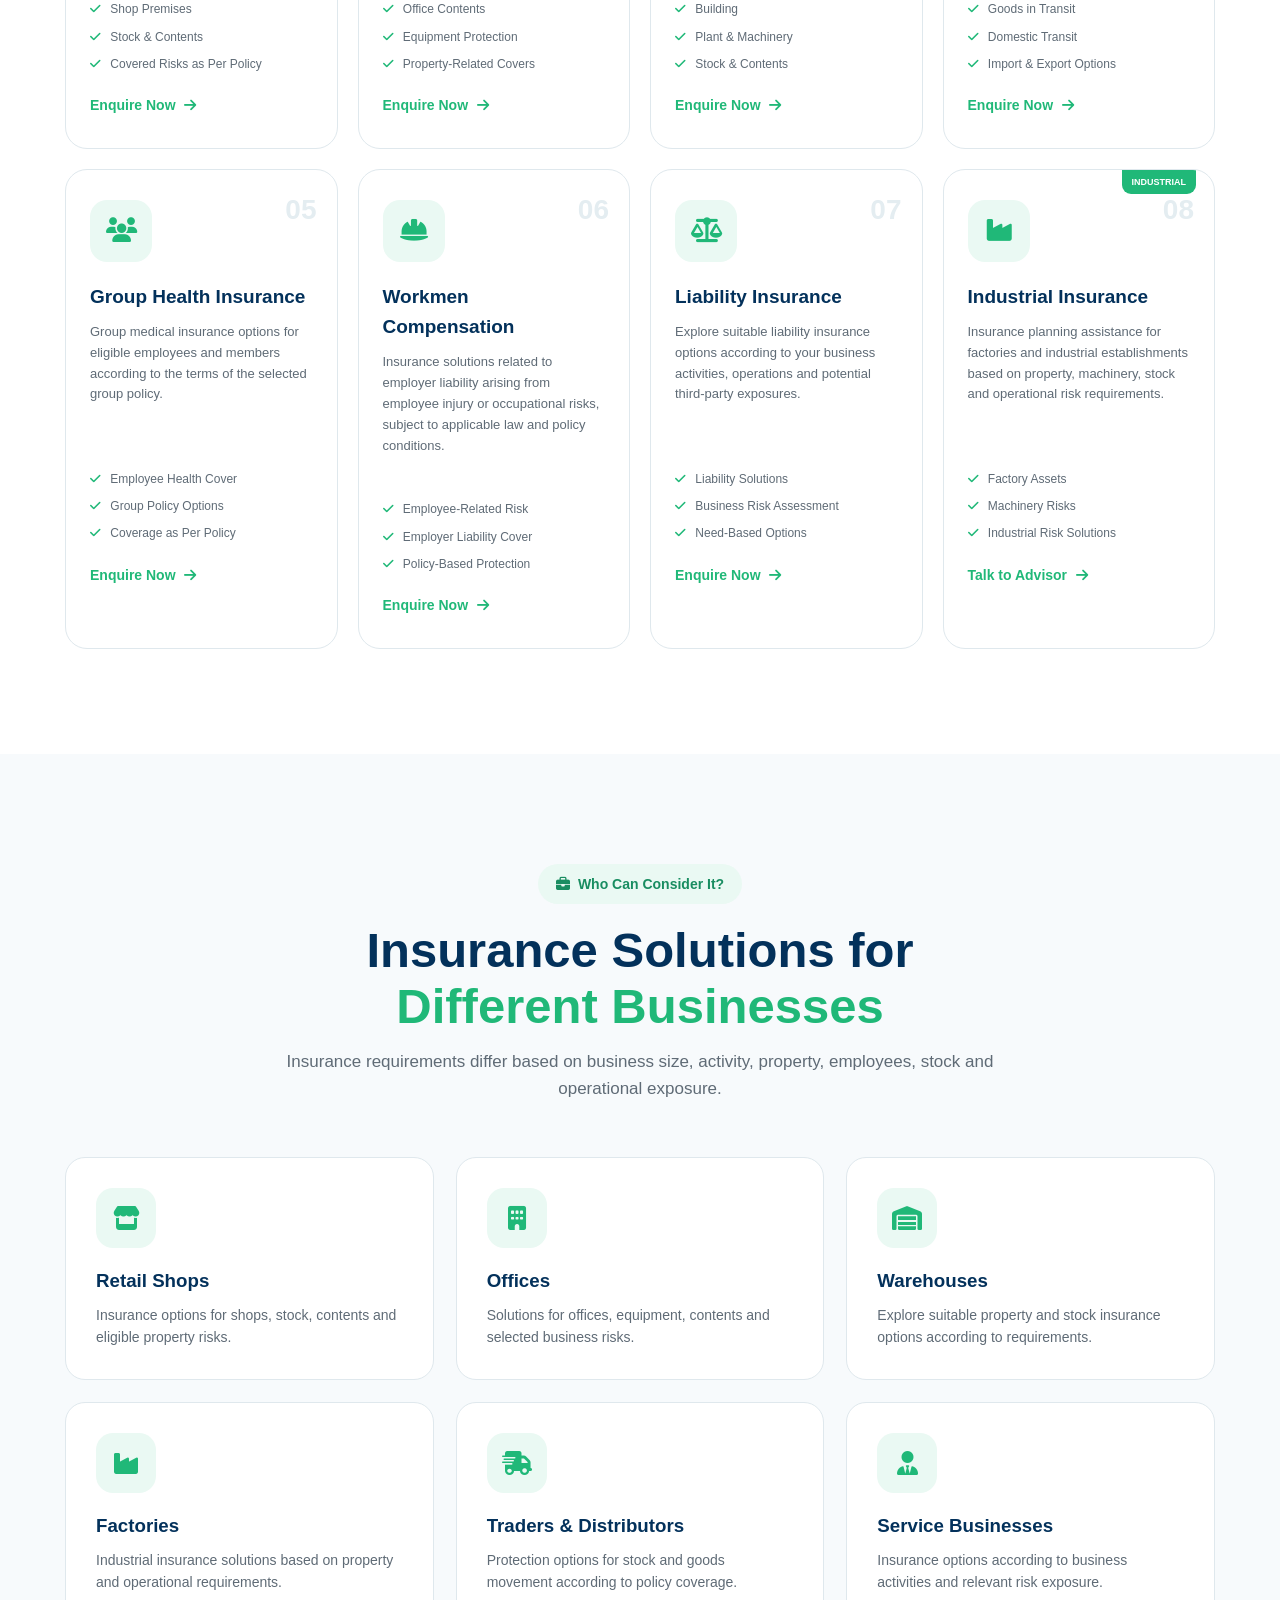
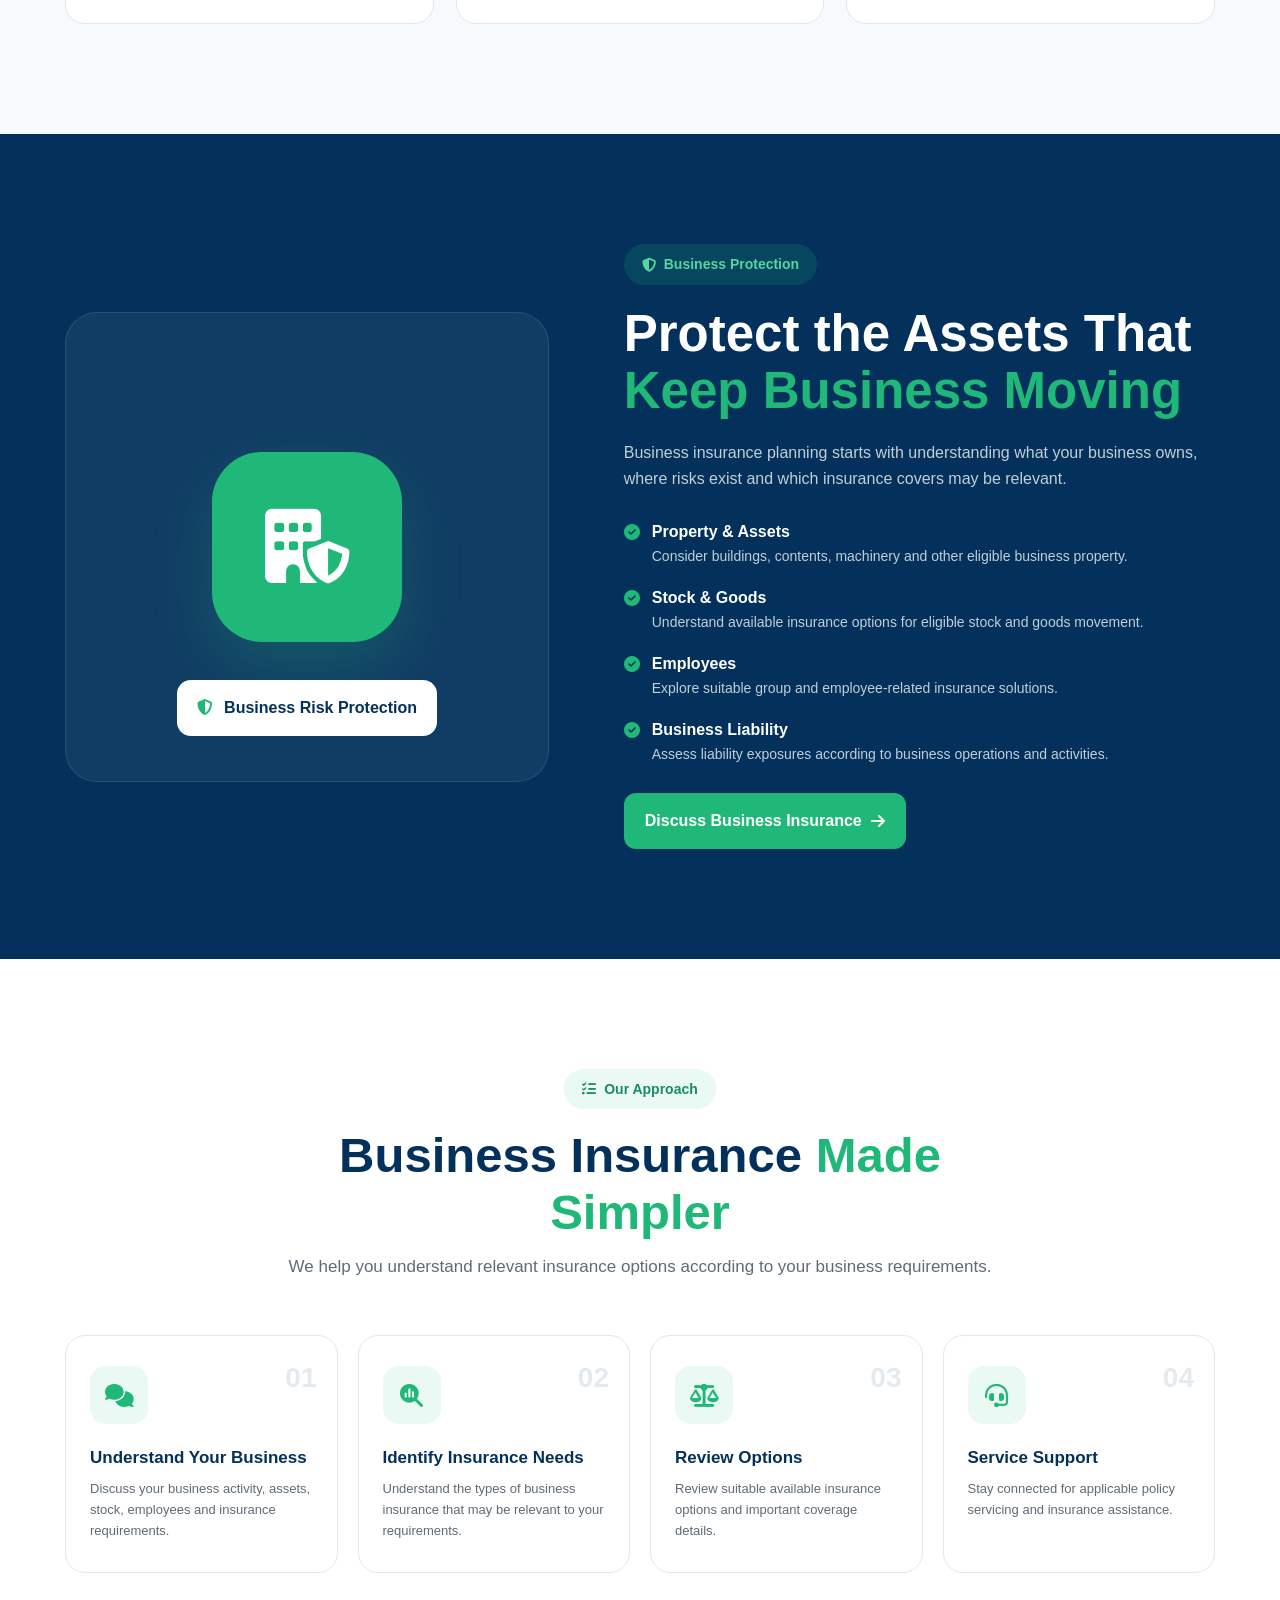
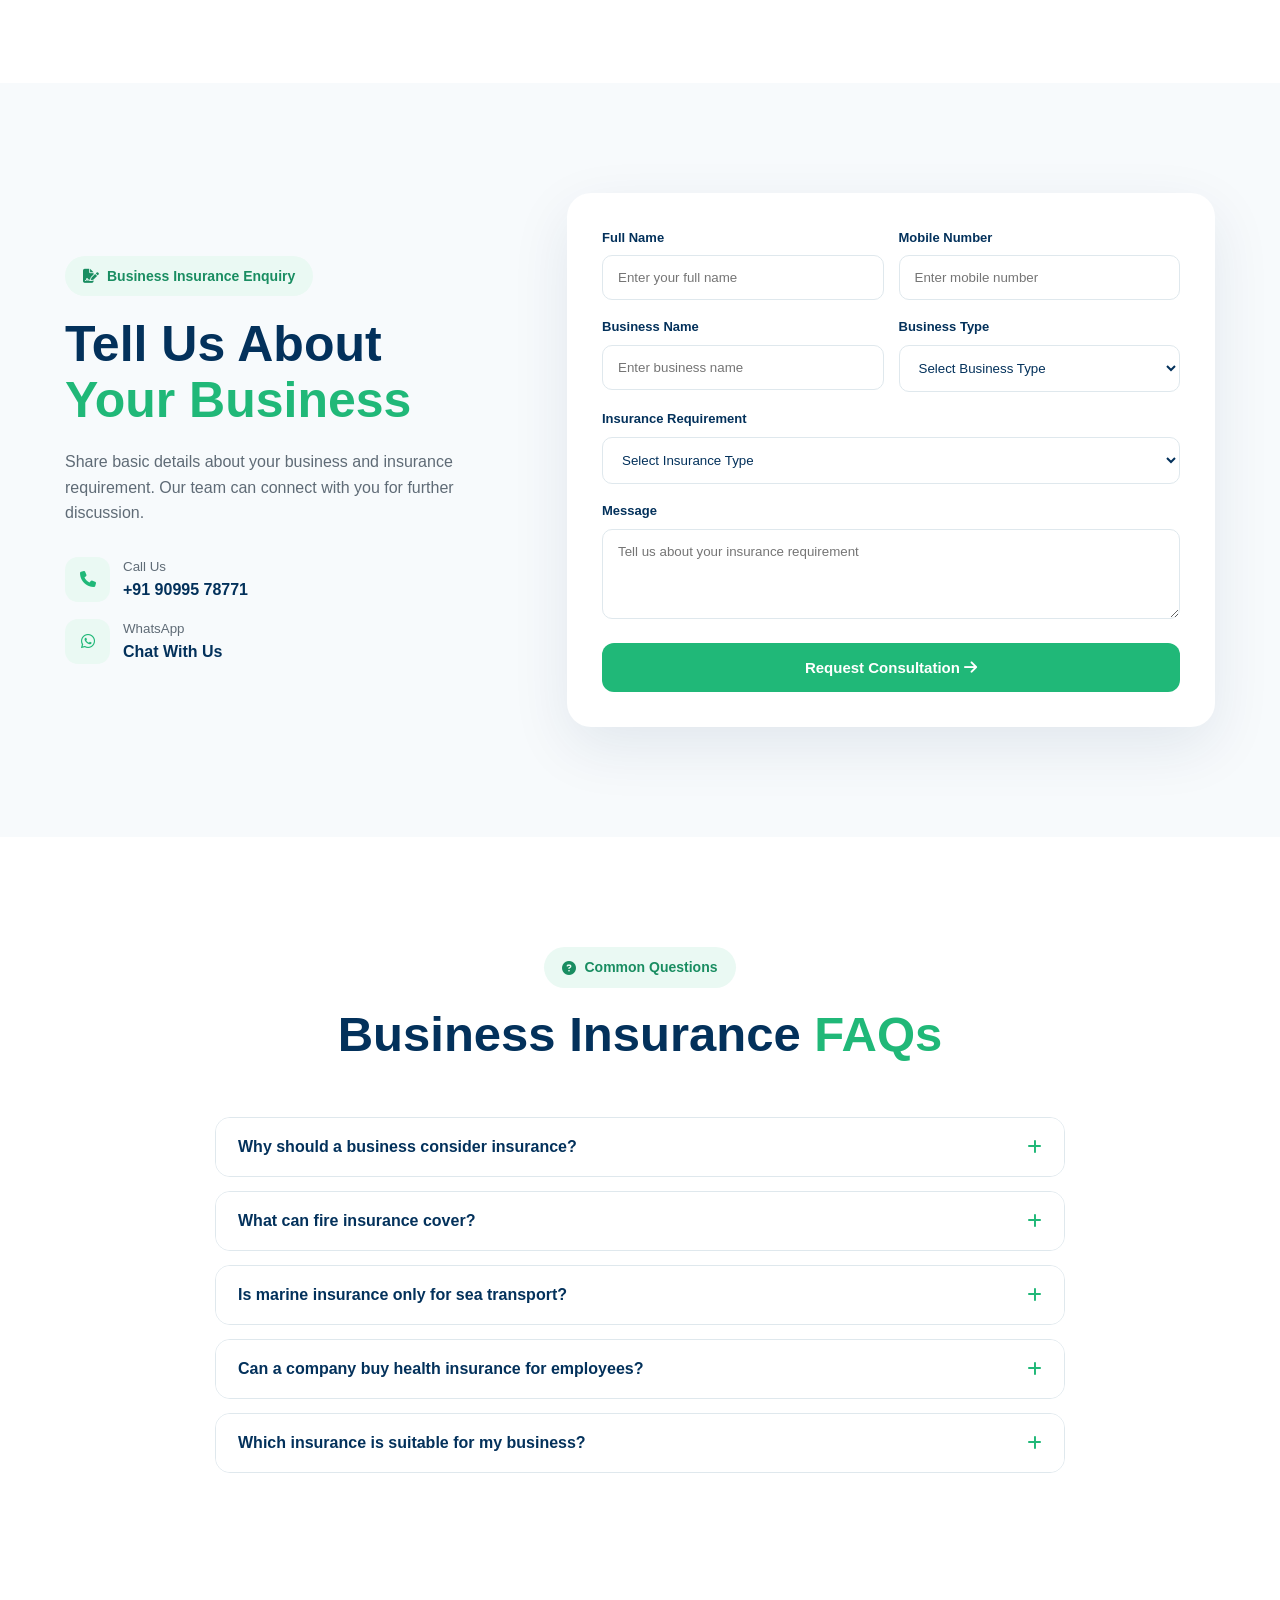
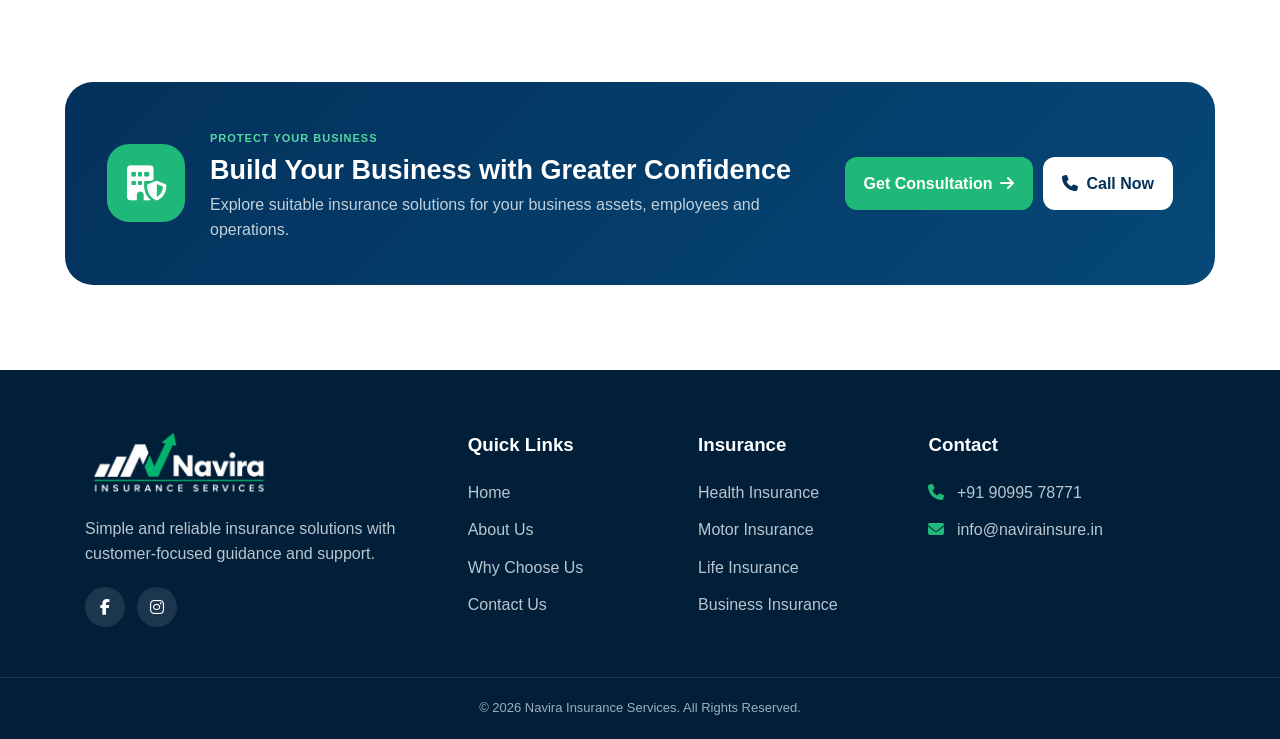
<file: business-insurance.html>
<!DOCTYPE html>
<html lang="en">

<head>
  <meta charset="UTF-8">

  <meta name="viewport"
        content="width=device-width, initial-scale=1.0">

  <title>Business Insurance | Navira Insurance Services</title>

  <meta name="description"
        content="Business insurance solutions for shops, offices, commercial establishments and industries. Explore fire, marine, liability, group health and employee insurance solutions with Navira Insurance Services.">

  <link rel="stylesheet"
        href="https://cdnjs.cloudflare.com/ajax/libs/font-awesome/6.5.2/css/all.min.css">

  <link rel="stylesheet"
        href="css/business-insurance.css">
</head>


<body>


<!-- =========================
     TOP BAR
========================= -->

<div class="topbar">

  <a href="mailto:info@navirainsure.in"
     class="topbar-item">

    <i class="fa-solid fa-envelope"></i>

    <span>info@navirainsure.in</span>

  </a>


  <a href="tel:+919099578771"
     class="topbar-item">

    <i class="fa-solid fa-phone"></i>

    <span>+91 90995 78771</span>

  </a>

</div>



<!-- =========================
     HEADER
========================= -->

<header class="main-header">

  <div class="navbar">


    <a href="index.html"
       class="logo">

      <img src="images/navira_header_logo.png"
           alt="Navira Insurance Services">

    </a>



    <nav class="nav-links"
         id="navLinks">


      <a href="index.html">
        Home
      </a>


      <div class="nav-dropdown">

        <button class="dropdown-title"
                id="insuranceDropdown">

          Insurance

          <i class="fa-solid fa-chevron-down"></i>

        </button>


        <div class="dropdown-menu">

          <a href="health-insurance.html">
            Health Insurance
          </a>

          <a href="motor-insurance.html">
            Motor Insurance
          </a>

          <a href="life-insurance.html">
            Life Insurance
          </a>

          <a href="business-insurance.html"
             class="active">
            Business Insurance
          </a>

        </div>

      </div>


      <a href="about.html">
        About Us
      </a>


      <a href="why-choose-us.html">
        Why Choose Us
      </a>


      <a href="contact.html">
        Contact Us
      </a>

    </nav>



    <div class="header-actions">

      <a href="#businessQuote"
         class="quote-btn">

        Get Quote Now

      </a>


      <button class="menu-btn"
              id="menuBtn"
              aria-label="Open Menu">

        <i class="fa-solid fa-bars"></i>

      </button>

    </div>

  </div>

</header>



<!-- =========================
     HERO SECTION
========================= -->

<section class="business-hero">


  <div class="hero-content">


    <div class="hero-badge">

      <i class="fa-solid fa-building-shield"></i>

      Business Insurance Solutions

    </div>


    <h1>

      Protect Your Business.

      <span>Secure Your Growth.</span>

    </h1>


    <p>

      Every business faces different risks. Protect your
      property, stock, employees, goods in transit and
      business operations with suitable commercial
      insurance solutions.

    </p>


    <div class="hero-actions">

      <a href="#businessQuote"
         class="primary-btn">

        Get Business Quote

        <i class="fa-solid fa-arrow-right"></i>

      </a>


      <a href="tel:+919099578771"
         class="secondary-btn">

        <i class="fa-solid fa-phone"></i>

        Talk to Advisor

      </a>

    </div>


    <div class="hero-points">

      <div>
        <i class="fa-solid fa-circle-check"></i>
        Business Protection
      </div>

      <div>
        <i class="fa-solid fa-circle-check"></i>
        Multiple Insurance Options
      </div>

      <div>
        <i class="fa-solid fa-circle-check"></i>
        Personal Assistance
      </div>

    </div>

  </div>



  <!-- HERO VISUAL -->

  <div class="hero-visual">

    <div class="visual-circle">


      <div class="main-business-icon">

        <i class="fa-solid fa-building-shield"></i>

      </div>


      <div class="floating-card card-one">

        <span>
          <i class="fa-solid fa-store"></i>
        </span>

        <div>
          <strong>Shop & Office</strong>
          <small>Property protection</small>
        </div>

      </div>


      <div class="floating-card card-two">

        <span>
          <i class="fa-solid fa-fire-flame-curved"></i>
        </span>

        <div>
          <strong>Fire Insurance</strong>
          <small>Protect business assets</small>
        </div>

      </div>


      <div class="floating-card card-three">

        <span>
          <i class="fa-solid fa-ship"></i>
        </span>

        <div>
          <strong>Marine Insurance</strong>
          <small>Goods in transit</small>
        </div>

      </div>

    </div>

  </div>

</section>



<!-- =========================
     BUSINESS INSURANCE TYPES
========================= -->

<section class="products-section">


  <div class="section-heading">

    <div class="section-label">

      <i class="fa-solid fa-layer-group"></i>

      Business Insurance Products

    </div>


    <h2>

      Protection for Every

      <span>Business Need</span>

    </h2>


    <p>

      From small shops and offices to commercial and
      industrial businesses, explore insurance options
      according to the nature and risk profile of your business.

    </p>

  </div>



  <div class="products-grid">


    <!-- SHOP -->

    <article class="product-card">

      <div class="product-icon">
        <i class="fa-solid fa-store"></i>
      </div>

      <span class="product-number">01</span>

      <h3>Shop Insurance</h3>

      <p>
        Insurance solutions designed for retail shops and
        commercial establishments to protect eligible business
        assets against covered risks.
      </p>

      <ul>
        <li><i class="fa-solid fa-check"></i> Shop Premises</li>
        <li><i class="fa-solid fa-check"></i> Stock & Contents</li>
        <li><i class="fa-solid fa-check"></i> Covered Risks as Per Policy</li>
      </ul>

      <a href="#businessQuote">
        Enquire Now
        <i class="fa-solid fa-arrow-right"></i>
      </a>

    </article>



    <!-- OFFICE -->

    <article class="product-card">

      <div class="product-icon">
        <i class="fa-solid fa-building"></i>
      </div>

      <span class="product-number">02</span>

      <h3>Office Insurance</h3>

      <p>
        Protection options for office premises, furniture,
        equipment and other eligible business contents,
        subject to policy coverage.
      </p>

      <ul>
        <li><i class="fa-solid fa-check"></i> Office Contents</li>
        <li><i class="fa-solid fa-check"></i> Equipment Protection</li>
        <li><i class="fa-solid fa-check"></i> Property-Related Covers</li>
      </ul>

      <a href="#businessQuote">
        Enquire Now
        <i class="fa-solid fa-arrow-right"></i>
      </a>

    </article>



    <!-- FIRE -->

    <article class="product-card featured-card">

      <div class="product-tag">
        PROPERTY
      </div>

      <div class="product-icon">
        <i class="fa-solid fa-fire-flame-curved"></i>
      </div>

      <span class="product-number">03</span>

      <h3>Fire Insurance</h3>

      <p>
        Property insurance solutions for eligible buildings,
        plant and machinery, stock and other assets against
        covered perils.
      </p>

      <ul>
        <li><i class="fa-solid fa-check"></i> Building</li>
        <li><i class="fa-solid fa-check"></i> Plant & Machinery</li>
        <li><i class="fa-solid fa-check"></i> Stock & Contents</li>
      </ul>

      <a href="#businessQuote">
        Enquire Now
        <i class="fa-solid fa-arrow-right"></i>
      </a>

    </article>



    <!-- MARINE -->

    <article class="product-card">

      <div class="product-icon">
        <i class="fa-solid fa-ship"></i>
      </div>

      <span class="product-number">04</span>

      <h3>Marine Insurance</h3>

      <p>
        Insurance solutions for goods transported through
        eligible modes and routes, subject to the selected
        marine policy terms.
      </p>

      <ul>
        <li><i class="fa-solid fa-check"></i> Goods in Transit</li>
        <li><i class="fa-solid fa-check"></i> Domestic Transit</li>
        <li><i class="fa-solid fa-check"></i> Import & Export Options</li>
      </ul>

      <a href="#businessQuote">
        Enquire Now
        <i class="fa-solid fa-arrow-right"></i>
      </a>

    </article>



    <!-- GROUP HEALTH -->

    <article class="product-card">

      <div class="product-icon">
        <i class="fa-solid fa-users"></i>
      </div>

      <span class="product-number">05</span>

      <h3>Group Health Insurance</h3>

      <p>
        Group medical insurance options for eligible
        employees and members according to the terms
        of the selected group policy.
      </p>

      <ul>
        <li><i class="fa-solid fa-check"></i> Employee Health Cover</li>
        <li><i class="fa-solid fa-check"></i> Group Policy Options</li>
        <li><i class="fa-solid fa-check"></i> Coverage as Per Policy</li>
      </ul>

      <a href="#businessQuote">
        Enquire Now
        <i class="fa-solid fa-arrow-right"></i>
      </a>

    </article>



    <!-- WORKMEN COMPENSATION -->

    <article class="product-card">

      <div class="product-icon">
        <i class="fa-solid fa-helmet-safety"></i>
      </div>

      <span class="product-number">06</span>

      <h3>Workmen Compensation</h3>

      <p>
        Insurance solutions related to employer liability
        arising from employee injury or occupational risks,
        subject to applicable law and policy conditions.
      </p>

      <ul>
        <li><i class="fa-solid fa-check"></i> Employee-Related Risk</li>
        <li><i class="fa-solid fa-check"></i> Employer Liability Cover</li>
        <li><i class="fa-solid fa-check"></i> Policy-Based Protection</li>
      </ul>

      <a href="#businessQuote">
        Enquire Now
        <i class="fa-solid fa-arrow-right"></i>
      </a>

    </article>



    <!-- LIABILITY -->

    <article class="product-card">

      <div class="product-icon">
        <i class="fa-solid fa-scale-balanced"></i>
      </div>

      <span class="product-number">07</span>

      <h3>Liability Insurance</h3>

      <p>
        Explore suitable liability insurance options
        according to your business activities, operations
        and potential third-party exposures.
      </p>

      <ul>
        <li><i class="fa-solid fa-check"></i> Liability Solutions</li>
        <li><i class="fa-solid fa-check"></i> Business Risk Assessment</li>
        <li><i class="fa-solid fa-check"></i> Need-Based Options</li>
      </ul>

      <a href="#businessQuote">
        Enquire Now
        <i class="fa-solid fa-arrow-right"></i>
      </a>

    </article>



    <!-- INDUSTRIAL -->

    <article class="product-card industrial-card">

      <div class="product-tag">
        INDUSTRIAL
      </div>

      <div class="product-icon">
        <i class="fa-solid fa-industry"></i>
      </div>

      <span class="product-number">08</span>

      <h3>Industrial Insurance</h3>

      <p>
        Insurance planning assistance for factories and
        industrial establishments based on property,
        machinery, stock and operational risk requirements.
      </p>

      <ul>
        <li><i class="fa-solid fa-check"></i> Factory Assets</li>
        <li><i class="fa-solid fa-check"></i> Machinery Risks</li>
        <li><i class="fa-solid fa-check"></i> Industrial Risk Solutions</li>
      </ul>

      <a href="#businessQuote">
        Talk to Advisor
        <i class="fa-solid fa-arrow-right"></i>
      </a>

    </article>

  </div>

</section>



<!-- =========================
     BUSINESS TYPES SECTION
========================= -->

<section class="business-types-section">

  <div class="section-heading">

    <div class="section-label">

      <i class="fa-solid fa-briefcase"></i>

      Who Can Consider It?

    </div>


    <h2>

      Insurance Solutions for

      <span>Different Businesses</span>

    </h2>


    <p>
      Insurance requirements differ based on business size,
      activity, property, employees, stock and operational exposure.
    </p>

  </div>


  <div class="business-types-grid">


    <div class="business-type-card">

      <i class="fa-solid fa-store"></i>

      <h3>Retail Shops</h3>

      <p>
        Insurance options for shops, stock,
        contents and eligible property risks.
      </p>

    </div>


    <div class="business-type-card">

      <i class="fa-solid fa-building"></i>

      <h3>Offices</h3>

      <p>
        Solutions for offices, equipment,
        contents and selected business risks.
      </p>

    </div>


    <div class="business-type-card">

      <i class="fa-solid fa-warehouse"></i>

      <h3>Warehouses</h3>

      <p>
        Explore suitable property and stock
        insurance options according to requirements.
      </p>

    </div>


    <div class="business-type-card">

      <i class="fa-solid fa-industry"></i>

      <h3>Factories</h3>

      <p>
        Industrial insurance solutions based on
        property and operational requirements.
      </p>

    </div>


    <div class="business-type-card">

      <i class="fa-solid fa-truck-fast"></i>

      <h3>Traders & Distributors</h3>

      <p>
        Protection options for stock and goods
        movement according to policy coverage.
      </p>

    </div>


    <div class="business-type-card">

      <i class="fa-solid fa-user-tie"></i>

      <h3>Service Businesses</h3>

      <p>
        Insurance options according to business
        activities and relevant risk exposure.
      </p>

    </div>

  </div>

</section>



<!-- =========================
     RISK PROTECTION SECTION
========================= -->

<section class="risk-section">

  <div class="risk-wrapper">


    <div class="risk-visual">

      <div class="shield-design">

        <i class="fa-solid fa-building-shield"></i>

      </div>


      <div class="risk-badge">

        <i class="fa-solid fa-shield-halved"></i>

        Business Risk Protection

      </div>

    </div>



    <div class="risk-content">


      <div class="section-label dark-label">

        <i class="fa-solid fa-shield-halved"></i>

        Business Protection

      </div>


      <h2>

        Protect the Assets That

        <span>Keep Business Moving</span>

      </h2>


      <p>

        Business insurance planning starts with understanding
        what your business owns, where risks exist and which
        insurance covers may be relevant.

      </p>



      <div class="risk-points">


        <div>

          <i class="fa-solid fa-circle-check"></i>

          <span>
            <strong>Property & Assets</strong>
            Consider buildings, contents, machinery and
            other eligible business property.
          </span>

        </div>


        <div>

          <i class="fa-solid fa-circle-check"></i>

          <span>
            <strong>Stock & Goods</strong>
            Understand available insurance options for
            eligible stock and goods movement.
          </span>

        </div>


        <div>

          <i class="fa-solid fa-circle-check"></i>

          <span>
            <strong>Employees</strong>
            Explore suitable group and employee-related
            insurance solutions.
          </span>

        </div>


        <div>

          <i class="fa-solid fa-circle-check"></i>

          <span>
            <strong>Business Liability</strong>
            Assess liability exposures according to
            business operations and activities.
          </span>

        </div>

      </div>


      <a href="#businessQuote"
         class="risk-btn">

        Discuss Business Insurance

        <i class="fa-solid fa-arrow-right"></i>

      </a>

    </div>

  </div>

</section>



<!-- =========================
     NAVIRA PROCESS
========================= -->

<section class="process-section">


  <div class="section-heading">

    <div class="section-label">

      <i class="fa-solid fa-list-check"></i>

      Our Approach

    </div>


    <h2>

      Business Insurance

      <span>Made Simpler</span>

    </h2>


    <p>
      We help you understand relevant insurance options
      according to your business requirements.
    </p>

  </div>



  <div class="process-grid">


    <div class="process-card">

      <span>01</span>

      <i class="fa-solid fa-comments"></i>

      <h3>Understand Your Business</h3>

      <p>
        Discuss your business activity, assets,
        stock, employees and insurance requirements.
      </p>

    </div>


    <div class="process-card">

      <span>02</span>

      <i class="fa-solid fa-magnifying-glass-chart"></i>

      <h3>Identify Insurance Needs</h3>

      <p>
        Understand the types of business insurance
        that may be relevant to your requirements.
      </p>

    </div>


    <div class="process-card">

      <span>03</span>

      <i class="fa-solid fa-scale-balanced"></i>

      <h3>Review Options</h3>

      <p>
        Review suitable available insurance options
        and important coverage details.
      </p>

    </div>


    <div class="process-card">

      <span>04</span>

      <i class="fa-solid fa-headset"></i>

      <h3>Service Support</h3>

      <p>
        Stay connected for applicable policy
        servicing and insurance assistance.
      </p>

    </div>

  </div>

</section>



<!-- =========================
     QUOTE SECTION
========================= -->

<section class="quote-section"
         id="businessQuote">


  <div class="quote-wrapper">


    <div class="quote-content">


      <div class="section-label">

        <i class="fa-solid fa-file-signature"></i>

        Business Insurance Enquiry

      </div>


      <h2>

        Tell Us About

        <span>Your Business</span>

      </h2>


      <p>

        Share basic details about your business and
        insurance requirement. Our team can connect
        with you for further discussion.

      </p>


      <div class="quote-help">


        <div>

          <i class="fa-solid fa-phone"></i>

          <span>
            <small>Call Us</small>
            <strong>+91 90995 78771</strong>
          </span>

        </div>


        <div>

          <i class="fa-brands fa-whatsapp"></i>

          <span>
            <small>WhatsApp</small>
            <strong>Chat With Us</strong>
          </span>

        </div>

      </div>

    </div>



    <div class="quote-form-box">


      <form action="https://formspree.io/f/xqadgpnp"
            method="POST">


        <input type="hidden"
               name="enquiry_type"
               value="Business Insurance Enquiry">


        <div class="form-row">


          <div class="form-group">

            <label>Full Name</label>

            <input type="text"
                   name="name"
                   placeholder="Enter your full name"
                   required>

          </div>


          <div class="form-group">

            <label>Mobile Number</label>

            <input type="tel"
                   name="phone"
                   placeholder="Enter mobile number"
                   required>

          </div>

        </div>



        <div class="form-row">


          <div class="form-group">

            <label>Business Name</label>

            <input type="text"
                   name="business_name"
                   placeholder="Enter business name">

          </div>


          <div class="form-group">

            <label>Business Type</label>

            <select name="business_type"
                    required>

              <option value="">
                Select Business Type
              </option>

              <option>Retail Shop</option>

              <option>Office</option>

              <option>Trading Business</option>

              <option>Warehouse</option>

              <option>Factory / Industry</option>

              <option>Service Business</option>

              <option>Other</option>

            </select>

          </div>

        </div>



        <div class="form-group">

          <label>Insurance Requirement</label>

          <select name="insurance_requirement"
                  required>

            <option value="">
              Select Insurance Type
            </option>

            <option>Shop Insurance</option>

            <option>Office Insurance</option>

            <option>Fire Insurance</option>

            <option>Marine Insurance</option>

            <option>Group Health Insurance</option>

            <option>Workmen Compensation</option>

            <option>Liability Insurance</option>

            <option>Industrial Insurance</option>

            <option>Need Guidance</option>

          </select>

        </div>



        <div class="form-group">

          <label>Message</label>

          <textarea name="message"
                    rows="4"
                    placeholder="Tell us about your insurance requirement"></textarea>

        </div>



        <button type="submit"
                class="submit-btn">

          Request Consultation

          <i class="fa-solid fa-arrow-right"></i>

        </button>

      </form>

    </div>

  </div>

</section>



<!-- =========================
     FAQ
========================= -->

<section class="faq-section">


  <div class="section-heading">

    <div class="section-label">

      <i class="fa-solid fa-circle-question"></i>

      Common Questions

    </div>


    <h2>

      Business Insurance

      <span>FAQs</span>

    </h2>

  </div>



  <div class="faq-container">


    <div class="faq-item">

      <button class="faq-question">

        Why should a business consider insurance?

        <i class="fa-solid fa-plus"></i>

      </button>


      <div class="faq-answer">

        <p>
          Businesses may face risks involving property,
          stock, employees, goods in transit and liabilities.
          Suitable insurance can provide protection against
          covered losses, subject to policy terms and conditions.
        </p>

      </div>

    </div>



    <div class="faq-item">

      <button class="faq-question">

        What can fire insurance cover?

        <i class="fa-solid fa-plus"></i>

      </button>


      <div class="faq-answer">

        <p>
          Depending on the selected policy, eligible property
          such as buildings, machinery, stock and contents may
          be insured against specified covered perils. Exact
          coverage depends on policy wording and conditions.
        </p>

      </div>

    </div>



    <div class="faq-item">

      <button class="faq-question">

        Is marine insurance only for sea transport?

        <i class="fa-solid fa-plus"></i>

      </button>


      <div class="faq-answer">

        <p>
          Marine cargo insurance can include eligible goods
          transported through various modes depending on the
          selected policy, transit route and coverage terms.
        </p>

      </div>

    </div>



    <div class="faq-item">

      <button class="faq-question">

        Can a company buy health insurance for employees?

        <i class="fa-solid fa-plus"></i>

      </button>


      <div class="faq-answer">

        <p>
          Eligible organisations can explore group health
          insurance options for employees or members.
          Coverage, eligibility and benefits depend on
          the selected insurer and policy terms.
        </p>

      </div>

    </div>



    <div class="faq-item">

      <button class="faq-question">

        Which insurance is suitable for my business?

        <i class="fa-solid fa-plus"></i>

      </button>


      <div class="faq-answer">

        <p>
          The suitable insurance mix depends on factors such
          as the type of business, property, machinery, stock,
          employees, goods movement and liability exposure.
          Requirements should be assessed individually.
        </p>

      </div>

    </div>

  </div>

</section>



<!-- =========================
     FINAL CTA
========================= -->

<section class="final-cta">

  <div class="cta-box">


    <div class="cta-icon">

      <i class="fa-solid fa-building-shield"></i>

    </div>


    <div class="cta-content">

      <span>PROTECT YOUR BUSINESS</span>

      <h2>
        Build Your Business with Greater Confidence
      </h2>

      <p>
        Explore suitable insurance solutions for
        your business assets, employees and operations.
      </p>

    </div>


    <div class="cta-actions">

      <a href="#businessQuote"
         class="cta-primary">

        Get Consultation

        <i class="fa-solid fa-arrow-right"></i>

      </a>


      <a href="tel:+919099578771"
         class="cta-secondary">

        <i class="fa-solid fa-phone"></i>

        Call Now

      </a>

    </div>

  </div>

</section>



<!-- =========================
     FOOTER
========================= -->

<footer class="footer">


  <div class="footer-container">


    <div class="footer-brand">


      <div class="footer-logo">

        <img src="images/navira_footer_logo.png"
             alt="Navira Insurance Services">

      </div>


      <p>

        Simple and reliable insurance solutions
        with customer-focused guidance and support.

      </p>


      <div class="social-links">

        <a href="#">
          <i class="fa-brands fa-facebook-f"></i>
        </a>

        <a href="#">
          <i class="fa-brands fa-instagram"></i>
        </a>

      </div>

    </div>



    <div class="footer-links">

      <h3>Quick Links</h3>

      <a href="index.html">Home</a>

      <a href="about.html">About Us</a>

      <a href="why-choose-us.html">Why Choose Us</a>

      <a href="contact.html">Contact Us</a>

    </div>



    <div class="footer-links">

      <h3>Insurance</h3>

      <a href="health-insurance.html">
        Health Insurance
      </a>

      <a href="motor-insurance.html">
        Motor Insurance
      </a>

      <a href="life-insurance.html">
        Life Insurance
      </a>

      <a href="business-insurance.html">
        Business Insurance
      </a>

    </div>



    <div class="footer-contact">

      <h3>Contact</h3>

      <a href="tel:+919099578771">

        <i class="fa-solid fa-phone"></i>

        +91 90995 78771

      </a>


      <a href="mailto:info@navirainsure.in">

        <i class="fa-solid fa-envelope"></i>

        info@navirainsure.in

      </a>

    </div>

  </div>


  <div class="footer-bottom">

    © 2026 Navira Insurance Services.
    All Rights Reserved.

  </div>

</footer>



<!-- WHATSAPP -->

<a href="https://wa.me/919099578771"
   class="floating-whatsapp"
   target="_blank"
   rel="noopener"
   aria-label="Chat on WhatsApp">

  <i class="fa-brands fa-whatsapp"></i>

</a>


<script src="js/business-insurance.js"></script>

</body>
</html>
</file>
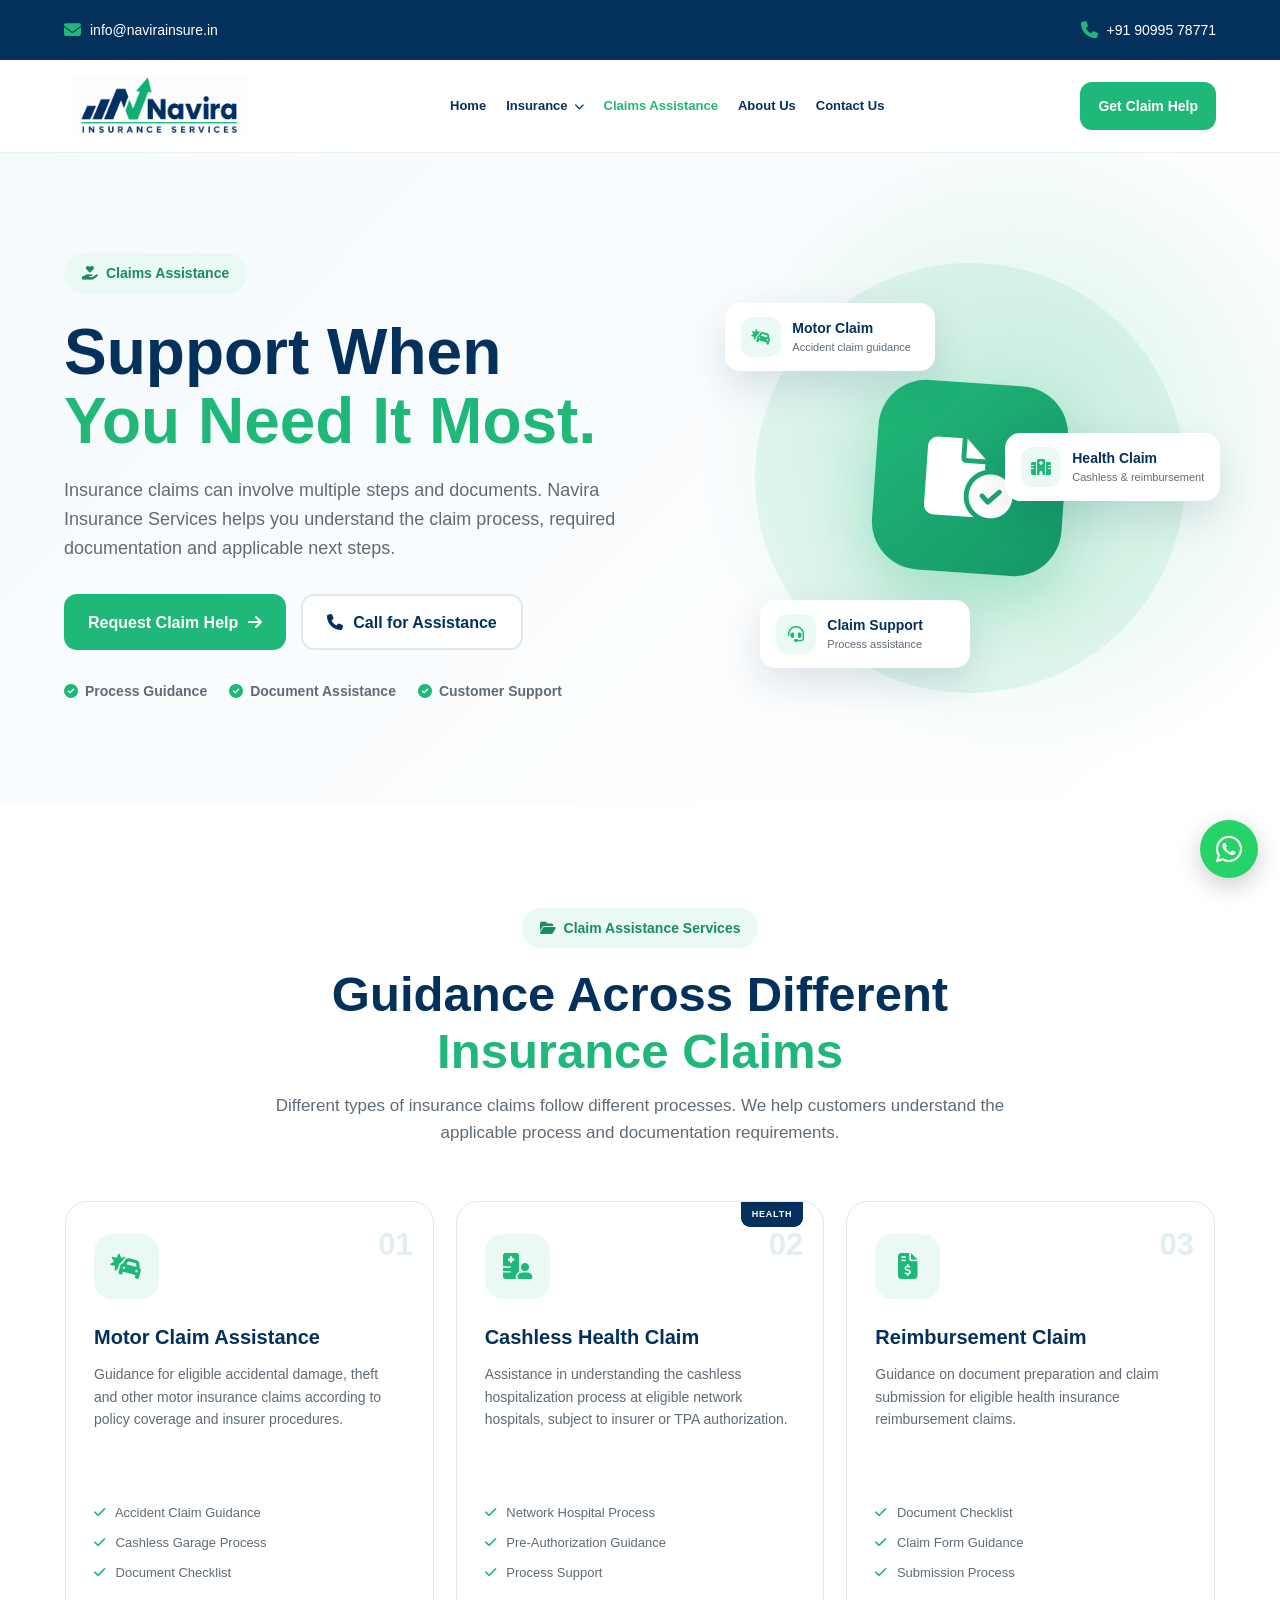
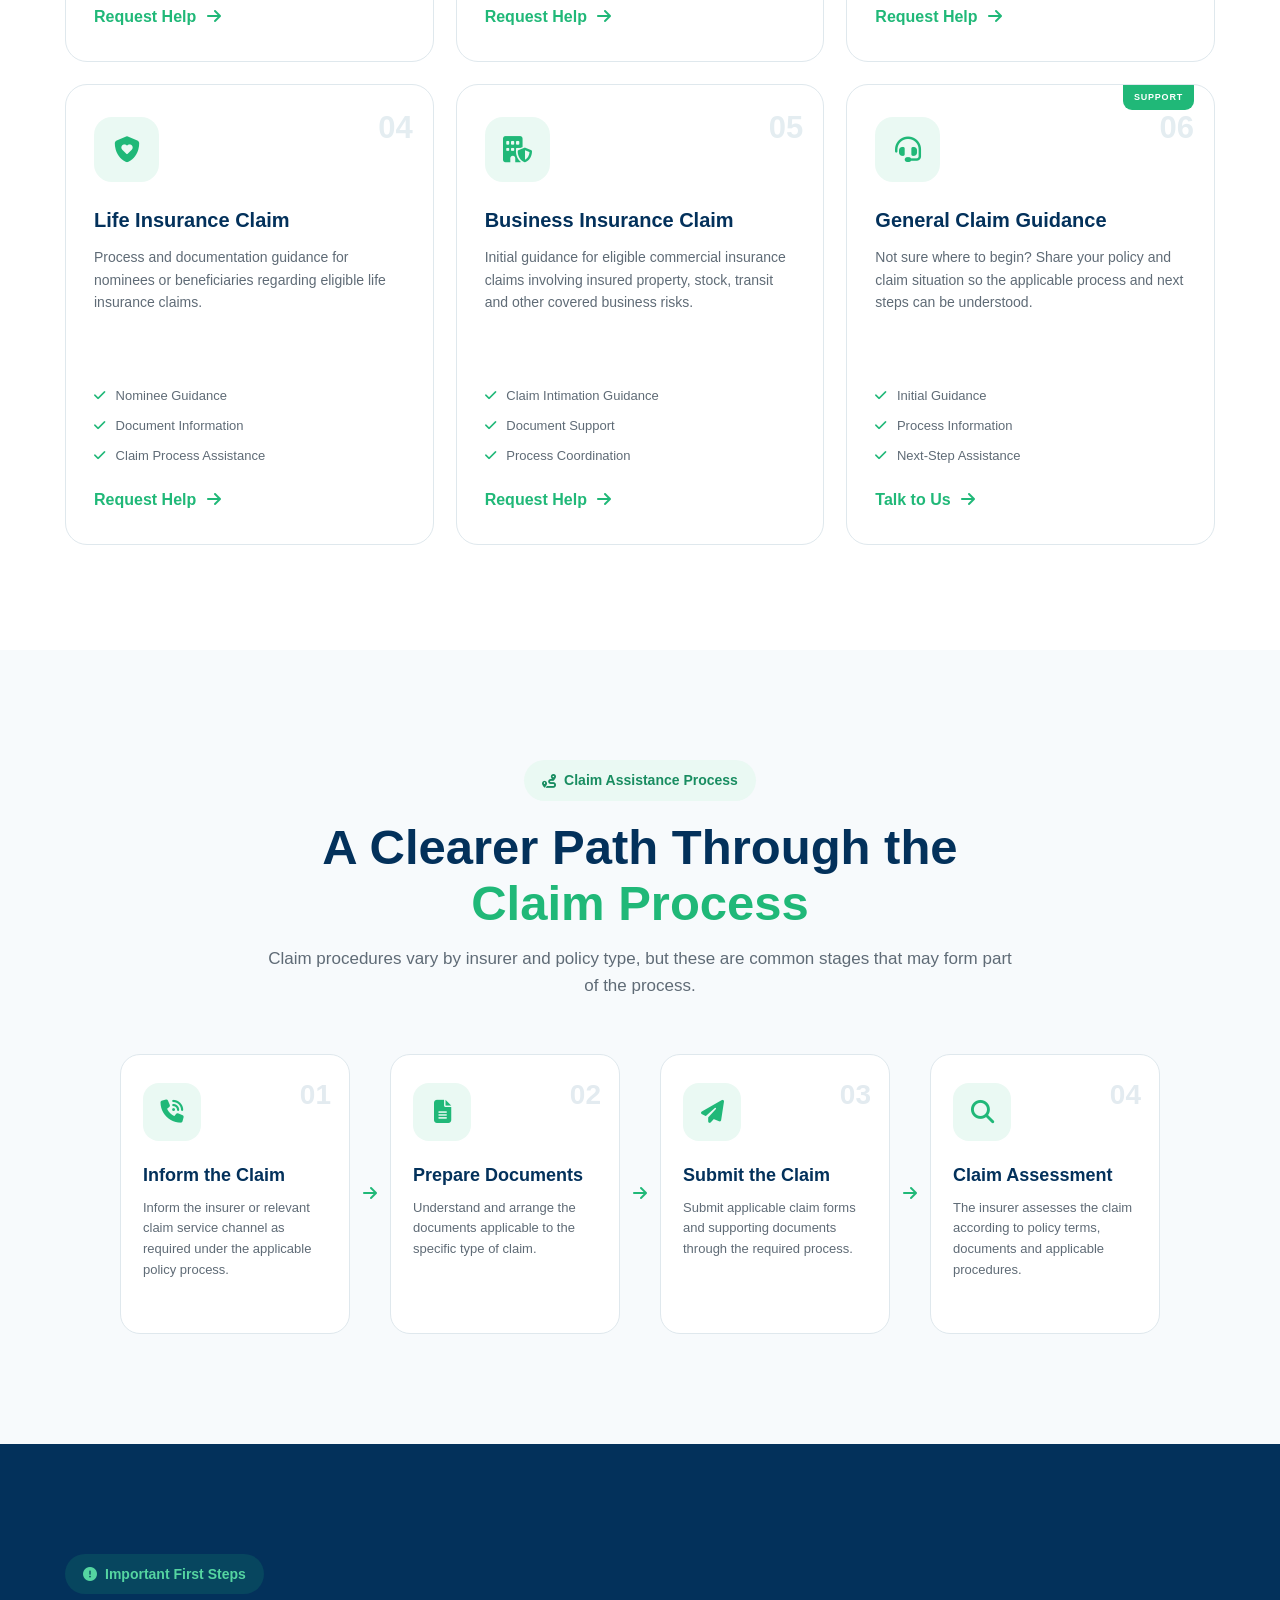
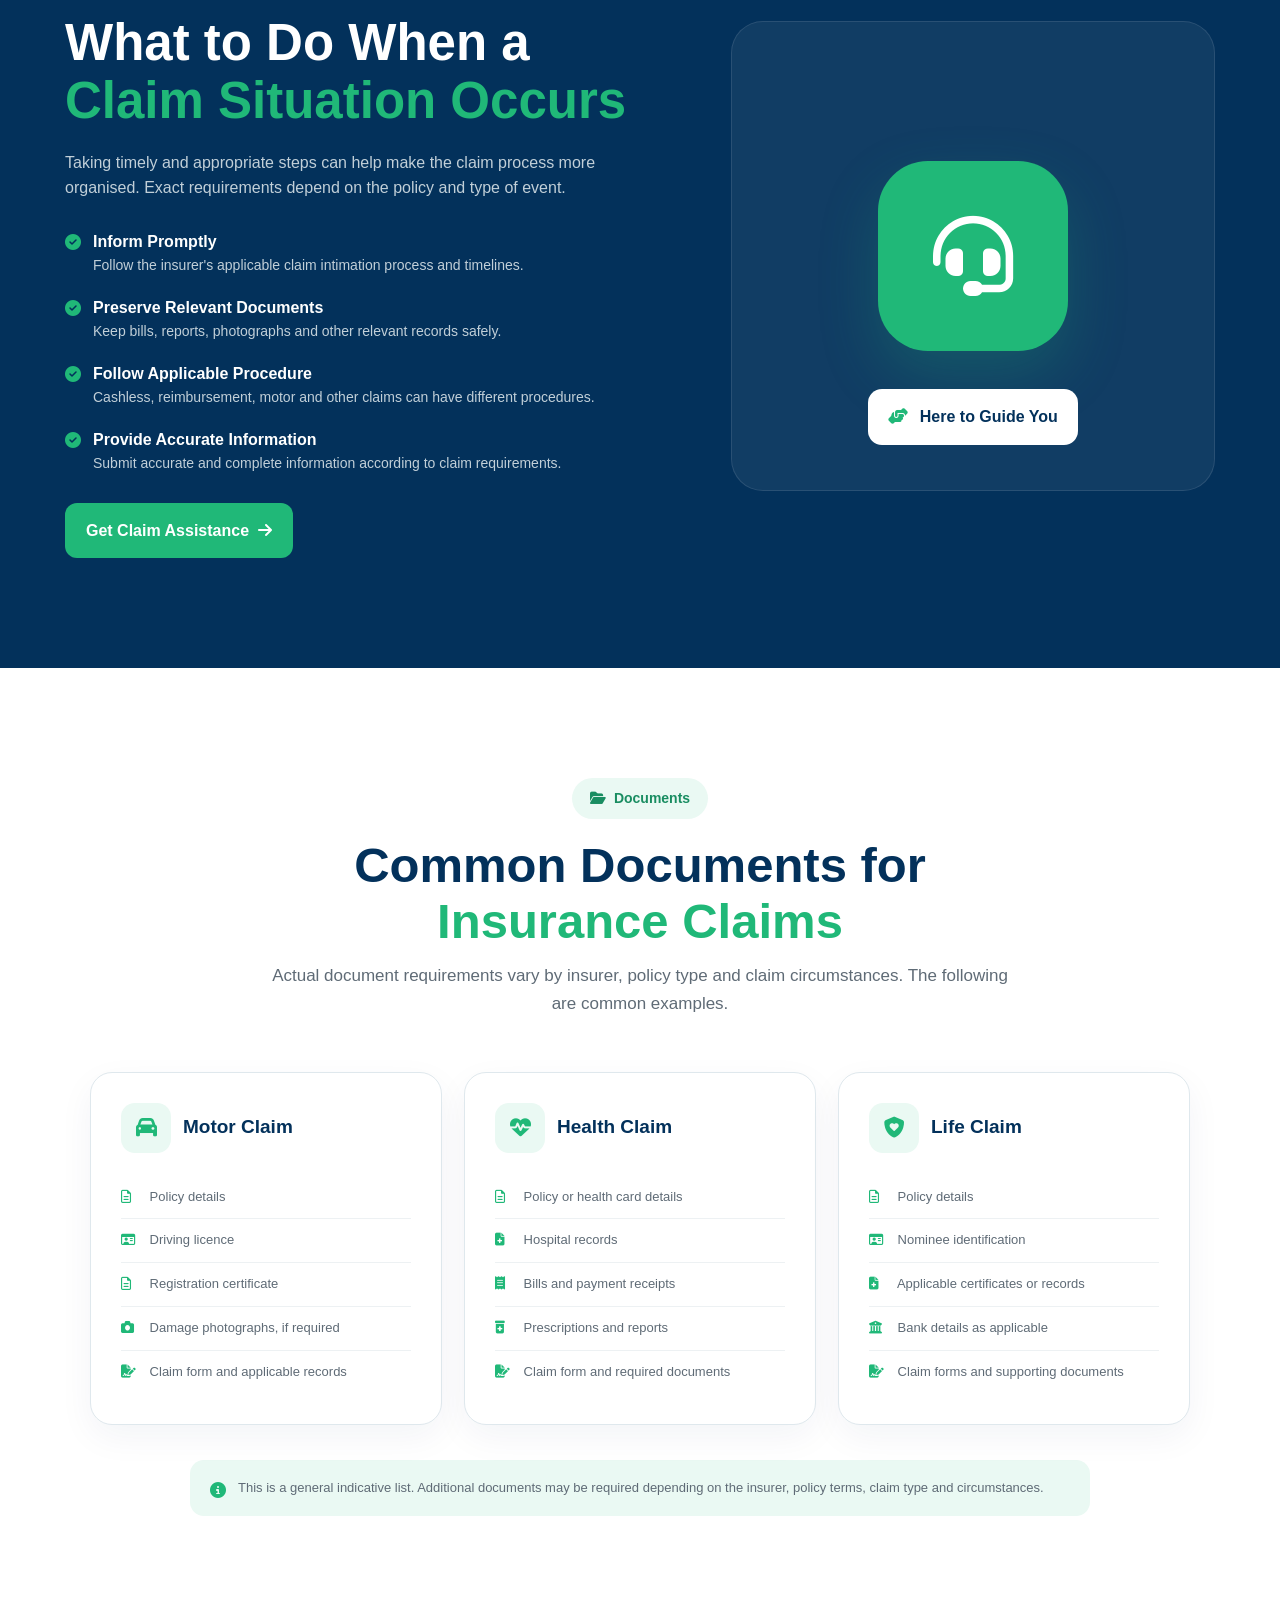
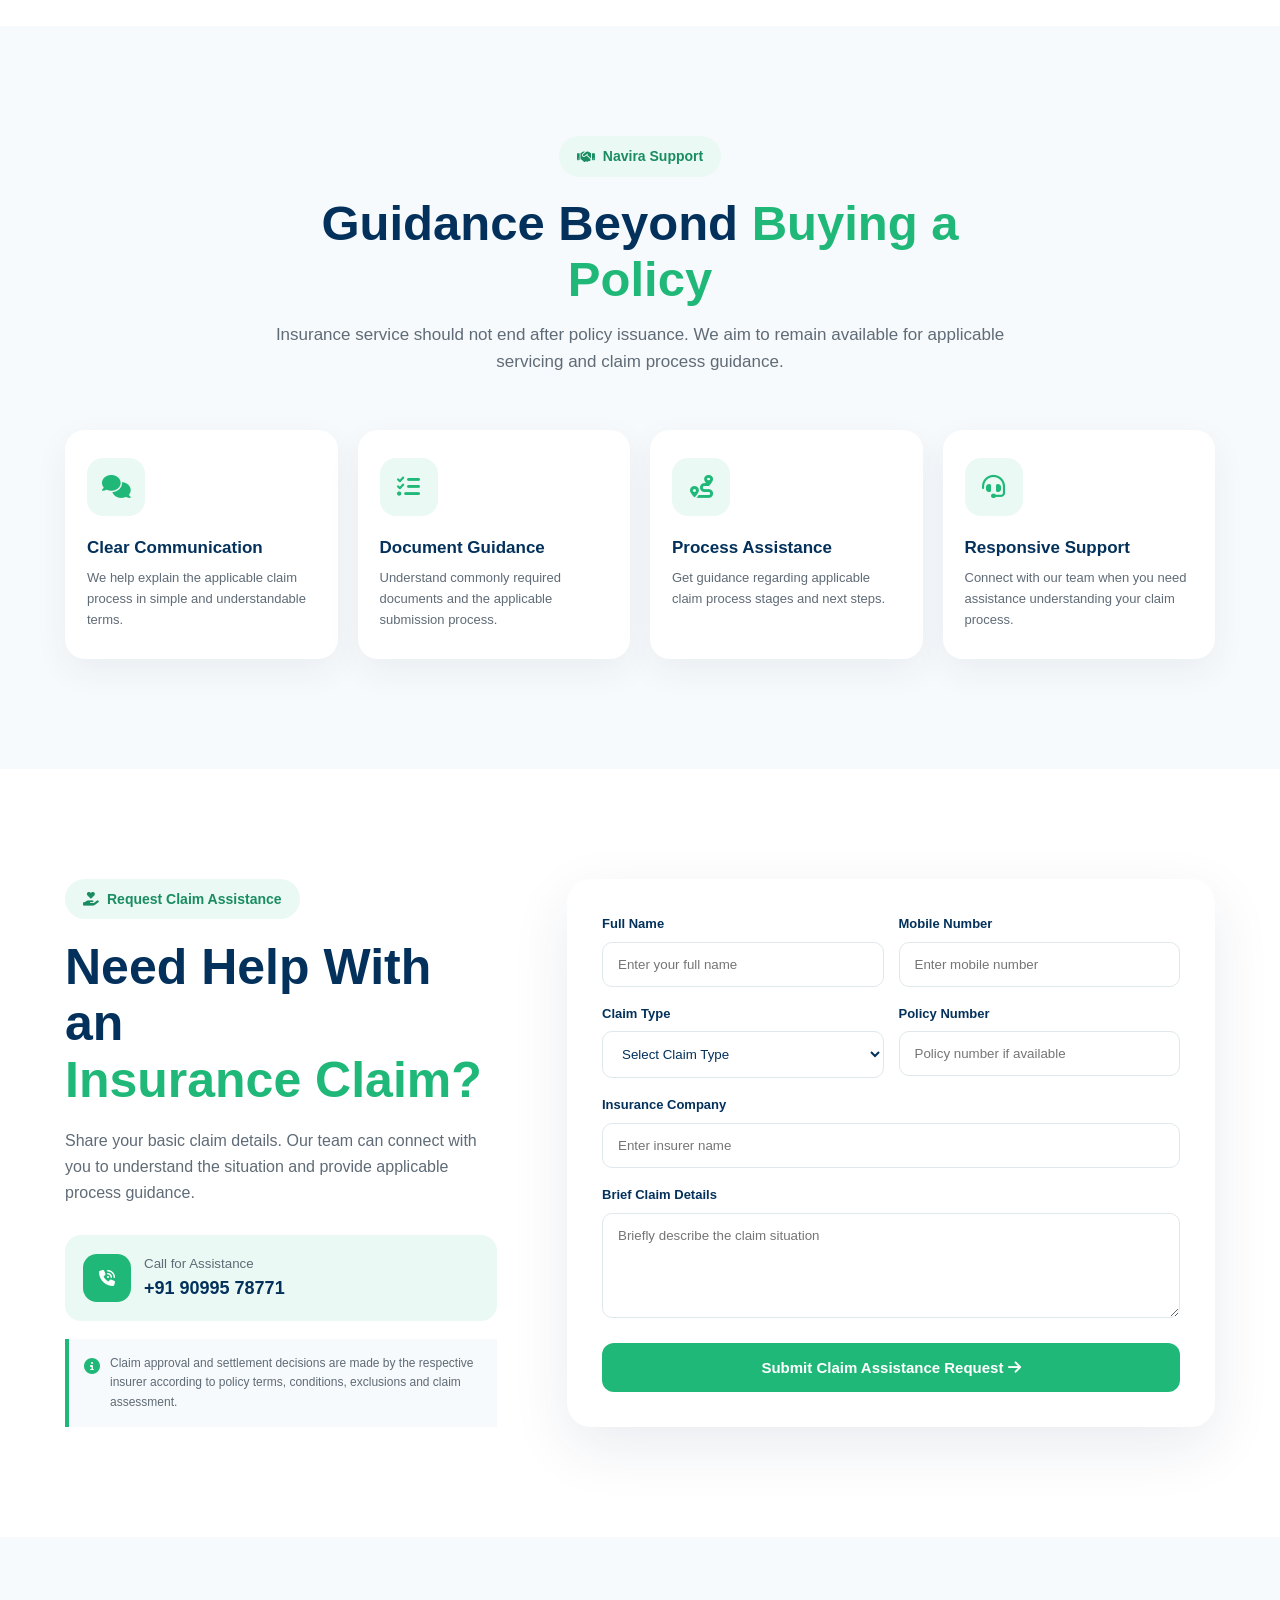
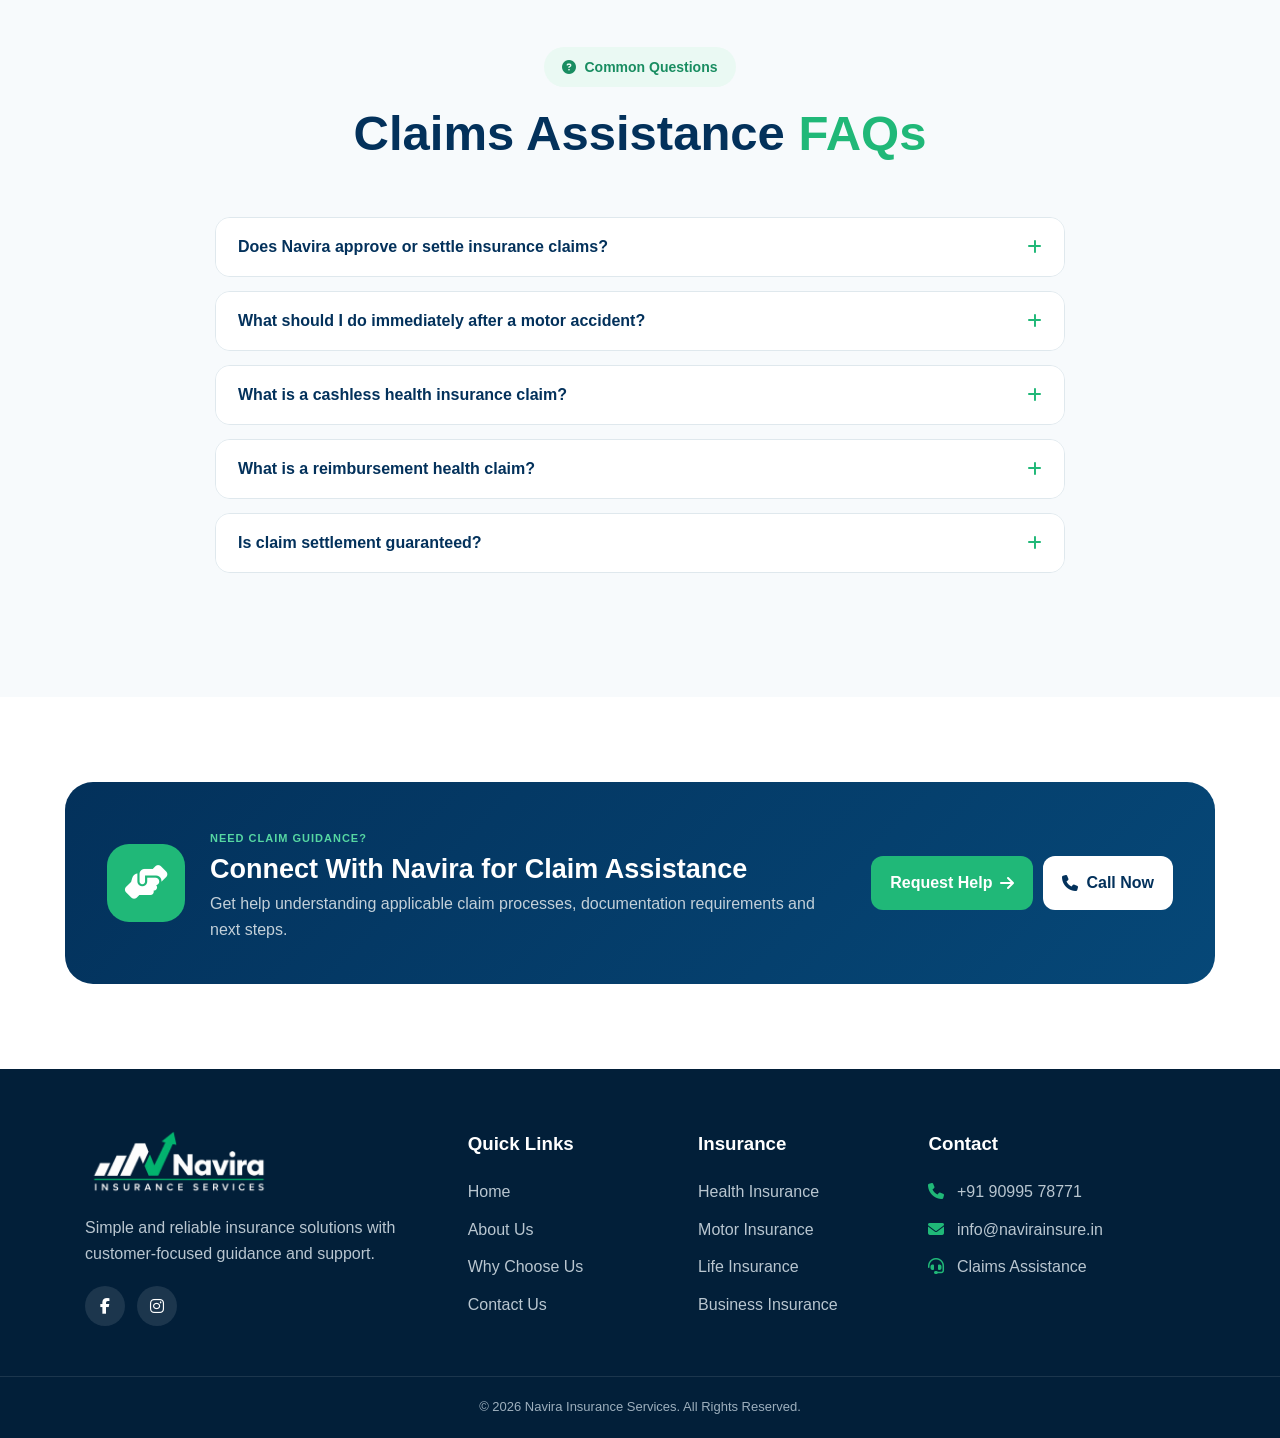
<file: claims-assistance.html>
<!DOCTYPE html>
<html lang="en">

<head>
  <meta charset="UTF-8">

  <meta name="viewport"
        content="width=device-width, initial-scale=1.0">

  <title>Claims Assistance | Navira Insurance Services</title>

  <meta name="description"
        content="Get insurance claim assistance for motor, health, life and business insurance. Navira Insurance Services provides claim process guidance and documentation support.">

  <link rel="stylesheet"
        href="https://cdnjs.cloudflare.com/ajax/libs/font-awesome/6.5.2/css/all.min.css">

  <link rel="stylesheet"
        href="css/claims-assistance.css">
</head>


<body>


<!-- =========================
     TOP BAR
========================= -->

<div class="topbar">

  <a href="mailto:info@navirainsure.in"
     class="topbar-item">

    <i class="fa-solid fa-envelope"></i>

    <span>info@navirainsure.in</span>

  </a>


  <a href="tel:+919099578771"
     class="topbar-item">

    <i class="fa-solid fa-phone"></i>

    <span>+91 90995 78771</span>

  </a>

</div>



<!-- =========================
     HEADER
========================= -->

<header class="main-header">

  <div class="navbar">


    <a href="index.html"
       class="logo">

      <img src="images/navira_header_logo.png"
           alt="Navira Insurance Services">

    </a>



    <nav class="nav-links"
         id="navLinks">


      <a href="index.html">
        Home
      </a>


      <div class="nav-dropdown">

        <button class="dropdown-title"
                id="insuranceDropdown">

          Insurance

          <i class="fa-solid fa-chevron-down"></i>

        </button>


        <div class="dropdown-menu">

          <a href="health-insurance.html">
            Health Insurance
          </a>

          <a href="motor-insurance.html">
            Motor Insurance
          </a>

          <a href="life-insurance.html">
            Life Insurance
          </a>

          <a href="business-insurance.html">
            Business Insurance
          </a>

        </div>

      </div>


      <a href="claims-assistance.html"
         class="active-link">
        Claims Assistance
      </a>


      <a href="about.html">
        About Us
      </a>


      <a href="contact.html">
        Contact Us
      </a>

    </nav>



    <div class="header-actions">

      <a href="#claimHelp"
         class="quote-btn">

        Get Claim Help

      </a>


      <button class="menu-btn"
              id="menuBtn"
              aria-label="Open Menu">

        <i class="fa-solid fa-bars"></i>

      </button>

    </div>

  </div>

</header>



<!-- =========================
     HERO
========================= -->

<section class="claim-hero">


  <div class="hero-content">


    <div class="hero-badge">

      <i class="fa-solid fa-hand-holding-heart"></i>

      Claims Assistance

    </div>


    <h1>

      Support When

      <span>You Need It Most.</span>

    </h1>


    <p>

      Insurance claims can involve multiple steps and documents.
      Navira Insurance Services helps you understand the claim
      process, required documentation and applicable next steps.

    </p>


    <div class="hero-actions">

      <a href="#claimHelp"
         class="primary-btn">

        Request Claim Help

        <i class="fa-solid fa-arrow-right"></i>

      </a>


      <a href="tel:+919099578771"
         class="secondary-btn">

        <i class="fa-solid fa-phone"></i>

        Call for Assistance

      </a>

    </div>


    <div class="hero-points">

      <div>
        <i class="fa-solid fa-circle-check"></i>
        Process Guidance
      </div>

      <div>
        <i class="fa-solid fa-circle-check"></i>
        Document Assistance
      </div>

      <div>
        <i class="fa-solid fa-circle-check"></i>
        Customer Support
      </div>

    </div>

  </div>



  <div class="hero-visual">


    <div class="visual-circle">


      <div class="main-claim-icon">

        <i class="fa-solid fa-file-circle-check"></i>

      </div>


      <div class="floating-card card-one">

        <span>
          <i class="fa-solid fa-car-burst"></i>
        </span>

        <div>
          <strong>Motor Claim</strong>
          <small>Accident claim guidance</small>
        </div>

      </div>


      <div class="floating-card card-two">

        <span>
          <i class="fa-solid fa-hospital"></i>
        </span>

        <div>
          <strong>Health Claim</strong>
          <small>Cashless & reimbursement</small>
        </div>

      </div>


      <div class="floating-card card-three">

        <span>
          <i class="fa-solid fa-headset"></i>
        </span>

        <div>
          <strong>Claim Support</strong>
          <small>Process assistance</small>
        </div>

      </div>

    </div>

  </div>

</section>



<!-- =========================
     CLAIM TYPES
========================= -->

<section class="claim-types-section">


  <div class="section-heading">


    <div class="section-label">

      <i class="fa-solid fa-folder-open"></i>

      Claim Assistance Services

    </div>


    <h2>

      Guidance Across Different

      <span>Insurance Claims</span>

    </h2>


    <p>

      Different types of insurance claims follow different
      processes. We help customers understand the applicable
      process and documentation requirements.

    </p>

  </div>



  <div class="claim-grid">


    <!-- MOTOR CLAIM -->

    <article class="claim-card">


      <div class="claim-icon">

        <i class="fa-solid fa-car-burst"></i>

      </div>


      <span class="claim-number">01</span>


      <h3>Motor Claim Assistance</h3>


      <p>

        Guidance for eligible accidental damage, theft and
        other motor insurance claims according to policy
        coverage and insurer procedures.

      </p>


      <ul>

        <li>
          <i class="fa-solid fa-check"></i>
          Accident Claim Guidance
        </li>

        <li>
          <i class="fa-solid fa-check"></i>
          Cashless Garage Process
        </li>

        <li>
          <i class="fa-solid fa-check"></i>
          Document Checklist
        </li>

      </ul>


      <a href="#claimHelp">

        Request Help

        <i class="fa-solid fa-arrow-right"></i>

      </a>

    </article>



    <!-- CASHLESS HEALTH -->

    <article class="claim-card featured-card">


      <div class="claim-tag">
        HEALTH
      </div>


      <div class="claim-icon">

        <i class="fa-solid fa-hospital-user"></i>

      </div>


      <span class="claim-number">02</span>


      <h3>Cashless Health Claim</h3>


      <p>

        Assistance in understanding the cashless
        hospitalization process at eligible network hospitals,
        subject to insurer or TPA authorization.

      </p>


      <ul>

        <li>
          <i class="fa-solid fa-check"></i>
          Network Hospital Process
        </li>

        <li>
          <i class="fa-solid fa-check"></i>
          Pre-Authorization Guidance
        </li>

        <li>
          <i class="fa-solid fa-check"></i>
          Process Support
        </li>

      </ul>


      <a href="#claimHelp">

        Request Help

        <i class="fa-solid fa-arrow-right"></i>

      </a>

    </article>



    <!-- REIMBURSEMENT -->

    <article class="claim-card">


      <div class="claim-icon">

        <i class="fa-solid fa-file-invoice-dollar"></i>

      </div>


      <span class="claim-number">03</span>


      <h3>Reimbursement Claim</h3>


      <p>

        Guidance on document preparation and claim submission
        for eligible health insurance reimbursement claims.

      </p>


      <ul>

        <li>
          <i class="fa-solid fa-check"></i>
          Document Checklist
        </li>

        <li>
          <i class="fa-solid fa-check"></i>
          Claim Form Guidance
        </li>

        <li>
          <i class="fa-solid fa-check"></i>
          Submission Process
        </li>

      </ul>


      <a href="#claimHelp">

        Request Help

        <i class="fa-solid fa-arrow-right"></i>

      </a>

    </article>



    <!-- LIFE CLAIM -->

    <article class="claim-card">


      <div class="claim-icon">

        <i class="fa-solid fa-shield-heart"></i>

      </div>


      <span class="claim-number">04</span>


      <h3>Life Insurance Claim</h3>


      <p>

        Process and documentation guidance for nominees
        or beneficiaries regarding eligible life insurance
        claims.

      </p>


      <ul>

        <li>
          <i class="fa-solid fa-check"></i>
          Nominee Guidance
        </li>

        <li>
          <i class="fa-solid fa-check"></i>
          Document Information
        </li>

        <li>
          <i class="fa-solid fa-check"></i>
          Claim Process Assistance
        </li>

      </ul>


      <a href="#claimHelp">

        Request Help

        <i class="fa-solid fa-arrow-right"></i>

      </a>

    </article>



    <!-- BUSINESS CLAIM -->

    <article class="claim-card">


      <div class="claim-icon">

        <i class="fa-solid fa-building-shield"></i>

      </div>


      <span class="claim-number">05</span>


      <h3>Business Insurance Claim</h3>


      <p>

        Initial guidance for eligible commercial insurance
        claims involving insured property, stock, transit
        and other covered business risks.

      </p>


      <ul>

        <li>
          <i class="fa-solid fa-check"></i>
          Claim Intimation Guidance
        </li>

        <li>
          <i class="fa-solid fa-check"></i>
          Document Support
        </li>

        <li>
          <i class="fa-solid fa-check"></i>
          Process Coordination
        </li>

      </ul>


      <a href="#claimHelp">

        Request Help

        <i class="fa-solid fa-arrow-right"></i>

      </a>

    </article>



    <!-- GENERAL SUPPORT -->

    <article class="claim-card support-card">


      <div class="claim-tag">
        SUPPORT
      </div>


      <div class="claim-icon">

        <i class="fa-solid fa-headset"></i>

      </div>


      <span class="claim-number">06</span>


      <h3>General Claim Guidance</h3>


      <p>

        Not sure where to begin? Share your policy and
        claim situation so the applicable process and
        next steps can be understood.

      </p>


      <ul>

        <li>
          <i class="fa-solid fa-check"></i>
          Initial Guidance
        </li>

        <li>
          <i class="fa-solid fa-check"></i>
          Process Information
        </li>

        <li>
          <i class="fa-solid fa-check"></i>
          Next-Step Assistance
        </li>

      </ul>


      <a href="#claimHelp">

        Talk to Us

        <i class="fa-solid fa-arrow-right"></i>

      </a>

    </article>


  </div>

</section>



<!-- =========================
     CLAIM PROCESS
========================= -->

<section class="process-section">


  <div class="section-heading">


    <div class="section-label">

      <i class="fa-solid fa-route"></i>

      Claim Assistance Process

    </div>


    <h2>

      A Clearer Path Through the

      <span>Claim Process</span>

    </h2>


    <p>

      Claim procedures vary by insurer and policy type,
      but these are common stages that may form part
      of the process.

    </p>

  </div>



  <div class="process-grid">


    <div class="process-card">

      <span>01</span>

      <div class="process-icon">
        <i class="fa-solid fa-phone-volume"></i>
      </div>

      <h3>Inform the Claim</h3>

      <p>
        Inform the insurer or relevant claim service channel
        as required under the applicable policy process.
      </p>

    </div>



    <div class="process-arrow">
      <i class="fa-solid fa-arrow-right"></i>
    </div>



    <div class="process-card">

      <span>02</span>

      <div class="process-icon">
        <i class="fa-solid fa-file-lines"></i>
      </div>

      <h3>Prepare Documents</h3>

      <p>
        Understand and arrange the documents applicable
        to the specific type of claim.
      </p>

    </div>



    <div class="process-arrow">
      <i class="fa-solid fa-arrow-right"></i>
    </div>



    <div class="process-card">

      <span>03</span>

      <div class="process-icon">
        <i class="fa-solid fa-paper-plane"></i>
      </div>

      <h3>Submit the Claim</h3>

      <p>
        Submit applicable claim forms and supporting
        documents through the required process.
      </p>

    </div>



    <div class="process-arrow">
      <i class="fa-solid fa-arrow-right"></i>
    </div>



    <div class="process-card">

      <span>04</span>

      <div class="process-icon">
        <i class="fa-solid fa-magnifying-glass"></i>
      </div>

      <h3>Claim Assessment</h3>

      <p>
        The insurer assesses the claim according to
        policy terms, documents and applicable procedures.
      </p>

    </div>

  </div>

</section>



<!-- =========================
     IMPORTANT STEPS
========================= -->

<section class="important-section">


  <div class="important-wrapper">


    <div class="important-content">


      <div class="section-label dark-label">

        <i class="fa-solid fa-circle-exclamation"></i>

        Important First Steps

      </div>


      <h2>

        What to Do When a

        <span>Claim Situation Occurs</span>

      </h2>


      <p>

        Taking timely and appropriate steps can help make
        the claim process more organised. Exact requirements
        depend on the policy and type of event.

      </p>



      <div class="important-list">


        <div>

          <i class="fa-solid fa-circle-check"></i>

          <span>

            <strong>Inform Promptly</strong>

            Follow the insurer's applicable claim intimation
            process and timelines.

          </span>

        </div>


        <div>

          <i class="fa-solid fa-circle-check"></i>

          <span>

            <strong>Preserve Relevant Documents</strong>

            Keep bills, reports, photographs and other
            relevant records safely.

          </span>

        </div>


        <div>

          <i class="fa-solid fa-circle-check"></i>

          <span>

            <strong>Follow Applicable Procedure</strong>

            Cashless, reimbursement, motor and other
            claims can have different procedures.

          </span>

        </div>


        <div>

          <i class="fa-solid fa-circle-check"></i>

          <span>

            <strong>Provide Accurate Information</strong>

            Submit accurate and complete information
            according to claim requirements.

          </span>

        </div>

      </div>


      <a href="#claimHelp"
         class="important-btn">

        Get Claim Assistance

        <i class="fa-solid fa-arrow-right"></i>

      </a>

    </div>



    <div class="important-visual">


      <div class="support-circle">

        <i class="fa-solid fa-headset"></i>

      </div>


      <div class="support-badge">

        <i class="fa-solid fa-handshake-angle"></i>

        Here to Guide You

      </div>

    </div>

  </div>

</section>



<!-- =========================
     DOCUMENT SECTION
========================= -->

<section class="documents-section">


  <div class="section-heading">


    <div class="section-label">

      <i class="fa-solid fa-folder-open"></i>

      Documents

    </div>


    <h2>

      Common Documents for

      <span>Insurance Claims</span>

    </h2>


    <p>

      Actual document requirements vary by insurer,
      policy type and claim circumstances. The following
      are common examples.

    </p>

  </div>



  <div class="documents-grid">


    <div class="document-box">


      <div class="document-heading">

        <i class="fa-solid fa-car"></i>

        <h3>Motor Claim</h3>

      </div>


      <ul>

        <li>
          <i class="fa-regular fa-file-lines"></i>
          Policy details
        </li>

        <li>
          <i class="fa-regular fa-id-card"></i>
          Driving licence
        </li>

        <li>
          <i class="fa-regular fa-file-lines"></i>
          Registration certificate
        </li>

        <li>
          <i class="fa-solid fa-camera"></i>
          Damage photographs, if required
        </li>

        <li>
          <i class="fa-solid fa-file-signature"></i>
          Claim form and applicable records
        </li>

      </ul>

    </div>



    <div class="document-box">


      <div class="document-heading">

        <i class="fa-solid fa-heart-pulse"></i>

        <h3>Health Claim</h3>

      </div>


      <ul>

        <li>
          <i class="fa-regular fa-file-lines"></i>
          Policy or health card details
        </li>

        <li>
          <i class="fa-solid fa-file-medical"></i>
          Hospital records
        </li>

        <li>
          <i class="fa-solid fa-receipt"></i>
          Bills and payment receipts
        </li>

        <li>
          <i class="fa-solid fa-prescription-bottle-medical"></i>
          Prescriptions and reports
        </li>

        <li>
          <i class="fa-solid fa-file-signature"></i>
          Claim form and required documents
        </li>

      </ul>

    </div>



    <div class="document-box">


      <div class="document-heading">

        <i class="fa-solid fa-shield-heart"></i>

        <h3>Life Claim</h3>

      </div>


      <ul>

        <li>
          <i class="fa-regular fa-file-lines"></i>
          Policy details
        </li>

        <li>
          <i class="fa-regular fa-id-card"></i>
          Nominee identification
        </li>

        <li>
          <i class="fa-solid fa-file-medical"></i>
          Applicable certificates or records
        </li>

        <li>
          <i class="fa-solid fa-building-columns"></i>
          Bank details as applicable
        </li>

        <li>
          <i class="fa-solid fa-file-signature"></i>
          Claim forms and supporting documents
        </li>

      </ul>

    </div>

  </div>


  <div class="document-note">

    <i class="fa-solid fa-circle-info"></i>

    <p>
      This is a general indicative list. Additional documents
      may be required depending on the insurer, policy terms,
      claim type and circumstances.
    </p>

  </div>

</section>



<!-- =========================
     WHY NAVIRA
========================= -->

<section class="support-section">


  <div class="section-heading">


    <div class="section-label">

      <i class="fa-solid fa-handshake"></i>

      Navira Support

    </div>


    <h2>

      Guidance Beyond

      <span>Buying a Policy</span>

    </h2>


    <p>

      Insurance service should not end after policy issuance.
      We aim to remain available for applicable servicing
      and claim process guidance.

    </p>

  </div>



  <div class="support-grid">


    <div class="support-card">

      <i class="fa-solid fa-comments"></i>

      <h3>Clear Communication</h3>

      <p>
        We help explain the applicable claim process
        in simple and understandable terms.
      </p>

    </div>


    <div class="support-card">

      <i class="fa-solid fa-list-check"></i>

      <h3>Document Guidance</h3>

      <p>
        Understand commonly required documents
        and the applicable submission process.
      </p>

    </div>


    <div class="support-card">

      <i class="fa-solid fa-route"></i>

      <h3>Process Assistance</h3>

      <p>
        Get guidance regarding applicable claim
        process stages and next steps.
      </p>

    </div>


    <div class="support-card">

      <i class="fa-solid fa-headset"></i>

      <h3>Responsive Support</h3>

      <p>
        Connect with our team when you need
        assistance understanding your claim process.
      </p>

    </div>

  </div>

</section>



<!-- =========================
     CLAIM HELP FORM
========================= -->

<section class="claim-help-section"
         id="claimHelp">


  <div class="help-wrapper">


    <div class="help-content">


      <div class="section-label">

        <i class="fa-solid fa-hand-holding-heart"></i>

        Request Claim Assistance

      </div>


      <h2>

        Need Help With an

        <span>Insurance Claim?</span>

      </h2>


      <p>

        Share your basic claim details. Our team can
        connect with you to understand the situation
        and provide applicable process guidance.

      </p>



      <div class="urgent-contact">


        <div class="contact-icon">

          <i class="fa-solid fa-phone-volume"></i>

        </div>


        <div>

          <small>Call for Assistance</small>

          <a href="tel:+919099578771">
            +91 90995 78771
          </a>

        </div>

      </div>



      <div class="help-note">

        <i class="fa-solid fa-circle-info"></i>

        <p>
          Claim approval and settlement decisions are made
          by the respective insurer according to policy terms,
          conditions, exclusions and claim assessment.
        </p>

      </div>

    </div>



    <div class="claim-form-box">


      <form action="https://formspree.io/f/xqadgpnp"
            method="POST">


        <input type="hidden"
               name="enquiry_type"
               value="Claim Assistance Request">


        <div class="form-row">


          <div class="form-group">

            <label>Full Name</label>

            <input type="text"
                   name="name"
                   placeholder="Enter your full name"
                   required>

          </div>


          <div class="form-group">

            <label>Mobile Number</label>

            <input type="tel"
                   name="phone"
                   placeholder="Enter mobile number"
                   required>

          </div>

        </div>



        <div class="form-row">


          <div class="form-group">

            <label>Claim Type</label>

            <select name="claim_type"
                    required>

              <option value="">
                Select Claim Type
              </option>

              <option>Motor Claim</option>

              <option>Health Cashless Claim</option>

              <option>Health Reimbursement Claim</option>

              <option>Life Insurance Claim</option>

              <option>Business Insurance Claim</option>

              <option>Other Claim</option>

            </select>

          </div>


          <div class="form-group">

            <label>Policy Number</label>

            <input type="text"
                   name="policy_number"
                   placeholder="Policy number if available">

          </div>

        </div>



        <div class="form-group">

          <label>Insurance Company</label>

          <input type="text"
                 name="insurance_company"
                 placeholder="Enter insurer name">

        </div>



        <div class="form-group">

          <label>Brief Claim Details</label>

          <textarea name="claim_details"
                    rows="5"
                    placeholder="Briefly describe the claim situation"
                    required></textarea>

        </div>



        <button type="submit"
                class="submit-btn">

          Submit Claim Assistance Request

          <i class="fa-solid fa-arrow-right"></i>

        </button>

      </form>

    </div>

  </div>

</section>



<!-- =========================
     FAQ
========================= -->

<section class="faq-section">


  <div class="section-heading">


    <div class="section-label">

      <i class="fa-solid fa-circle-question"></i>

      Common Questions

    </div>


    <h2>

      Claims Assistance

      <span>FAQs</span>

    </h2>

  </div>



  <div class="faq-container">


    <div class="faq-item">


      <button class="faq-question">

        Does Navira approve or settle insurance claims?

        <i class="fa-solid fa-plus"></i>

      </button>


      <div class="faq-answer">

        <p>
          No. Claim approval and settlement decisions are made
          by the respective insurance company according to
          policy terms, conditions, exclusions and claim assessment.
          Navira can provide process and documentation guidance.
        </p>

      </div>

    </div>



    <div class="faq-item">


      <button class="faq-question">

        What should I do immediately after a motor accident?

        <i class="fa-solid fa-plus"></i>

      </button>


      <div class="faq-answer">

        <p>
          Prioritise safety and seek emergency assistance where
          necessary. Follow the insurer's claim intimation process,
          preserve relevant evidence and documents, and avoid
          unnecessary repairs before applicable inspection or
          approval requirements are understood.
        </p>

      </div>

    </div>



    <div class="faq-item">


      <button class="faq-question">

        What is a cashless health insurance claim?

        <i class="fa-solid fa-plus"></i>

      </button>


      <div class="faq-answer">

        <p>
          In an eligible cashless claim, treatment is taken at an
          applicable network hospital and the covered approved
          amount is handled according to the insurer or TPA process.
          Non-covered expenses and policy conditions may still apply.
        </p>

      </div>

    </div>



    <div class="faq-item">


      <button class="faq-question">

        What is a reimbursement health claim?

        <i class="fa-solid fa-plus"></i>

      </button>


      <div class="faq-answer">

        <p>
          In a reimbursement process, the insured generally pays
          eligible treatment expenses first and later submits the
          applicable claim form, bills, medical records and other
          required documents for assessment by the insurer.
        </p>

      </div>

    </div>



    <div class="faq-item">


      <button class="faq-question">

        Is claim settlement guaranteed?

        <i class="fa-solid fa-plus"></i>

      </button>


      <div class="faq-answer">

        <p>
          No. Insurance claims are assessed by the respective insurer
          based on policy coverage, terms, conditions, exclusions,
          documents and claim circumstances. Claim assistance does
          not guarantee claim approval or settlement.
        </p>

      </div>

    </div>

  </div>

</section>



<!-- =========================
     FINAL CTA
========================= -->

<section class="final-cta">


  <div class="cta-box">


    <div class="cta-icon">

      <i class="fa-solid fa-handshake-angle"></i>

    </div>


    <div class="cta-content">

      <span>NEED CLAIM GUIDANCE?</span>

      <h2>
        Connect With Navira for Claim Assistance
      </h2>

      <p>
        Get help understanding applicable claim processes,
        documentation requirements and next steps.
      </p>

    </div>


    <div class="cta-actions">


      <a href="#claimHelp"
         class="cta-primary">

        Request Help

        <i class="fa-solid fa-arrow-right"></i>

      </a>


      <a href="tel:+919099578771"
         class="cta-secondary">

        <i class="fa-solid fa-phone"></i>

        Call Now

      </a>

    </div>

  </div>

</section>



<!-- =========================
     FOOTER
========================= -->

<footer class="footer">


  <div class="footer-container">


    <div class="footer-brand">


      <div class="footer-logo">

        <img src="images/navira_footer_logo.png"
             alt="Navira Insurance Services">

      </div>


      <p>

        Simple and reliable insurance solutions
        with customer-focused guidance and support.

      </p>


      <div class="social-links">

        <a href="#"
           aria-label="Facebook">

          <i class="fa-brands fa-facebook-f"></i>

        </a>


        <a href="#"
           aria-label="Instagram">

          <i class="fa-brands fa-instagram"></i>

        </a>

      </div>

    </div>



    <div class="footer-links">

      <h3>Quick Links</h3>

      <a href="index.html">
        Home
      </a>

      <a href="about.html">
        About Us
      </a>

      <a href="why-choose-us.html">
        Why Choose Us
      </a>

      <a href="contact.html">
        Contact Us
      </a>

    </div>



    <div class="footer-links">

      <h3>Insurance</h3>

      <a href="health-insurance.html">
        Health Insurance
      </a>

      <a href="motor-insurance.html">
        Motor Insurance
      </a>

      <a href="life-insurance.html">
        Life Insurance
      </a>

      <a href="business-insurance.html">
        Business Insurance
      </a>

    </div>



    <div class="footer-contact">

      <h3>Contact</h3>


      <a href="tel:+919099578771">

        <i class="fa-solid fa-phone"></i>

        +91 90995 78771

      </a>


      <a href="mailto:info@navirainsure.in">

        <i class="fa-solid fa-envelope"></i>

        info@navirainsure.in

      </a>


      <a href="claims-assistance.html">

        <i class="fa-solid fa-headset"></i>

        Claims Assistance

      </a>

    </div>

  </div>



  <div class="footer-bottom">

    © 2026 Navira Insurance Services.
    All Rights Reserved.

  </div>

</footer>



<!-- WHATSAPP -->

<a href="https://wa.me/919099578771"
   class="floating-whatsapp"
   target="_blank"
   rel="noopener"
   aria-label="Chat on WhatsApp">

  <i class="fa-brands fa-whatsapp"></i>

</a>


<script src="js/claims-assistance.js"></script>

</body>

</html>
</file>
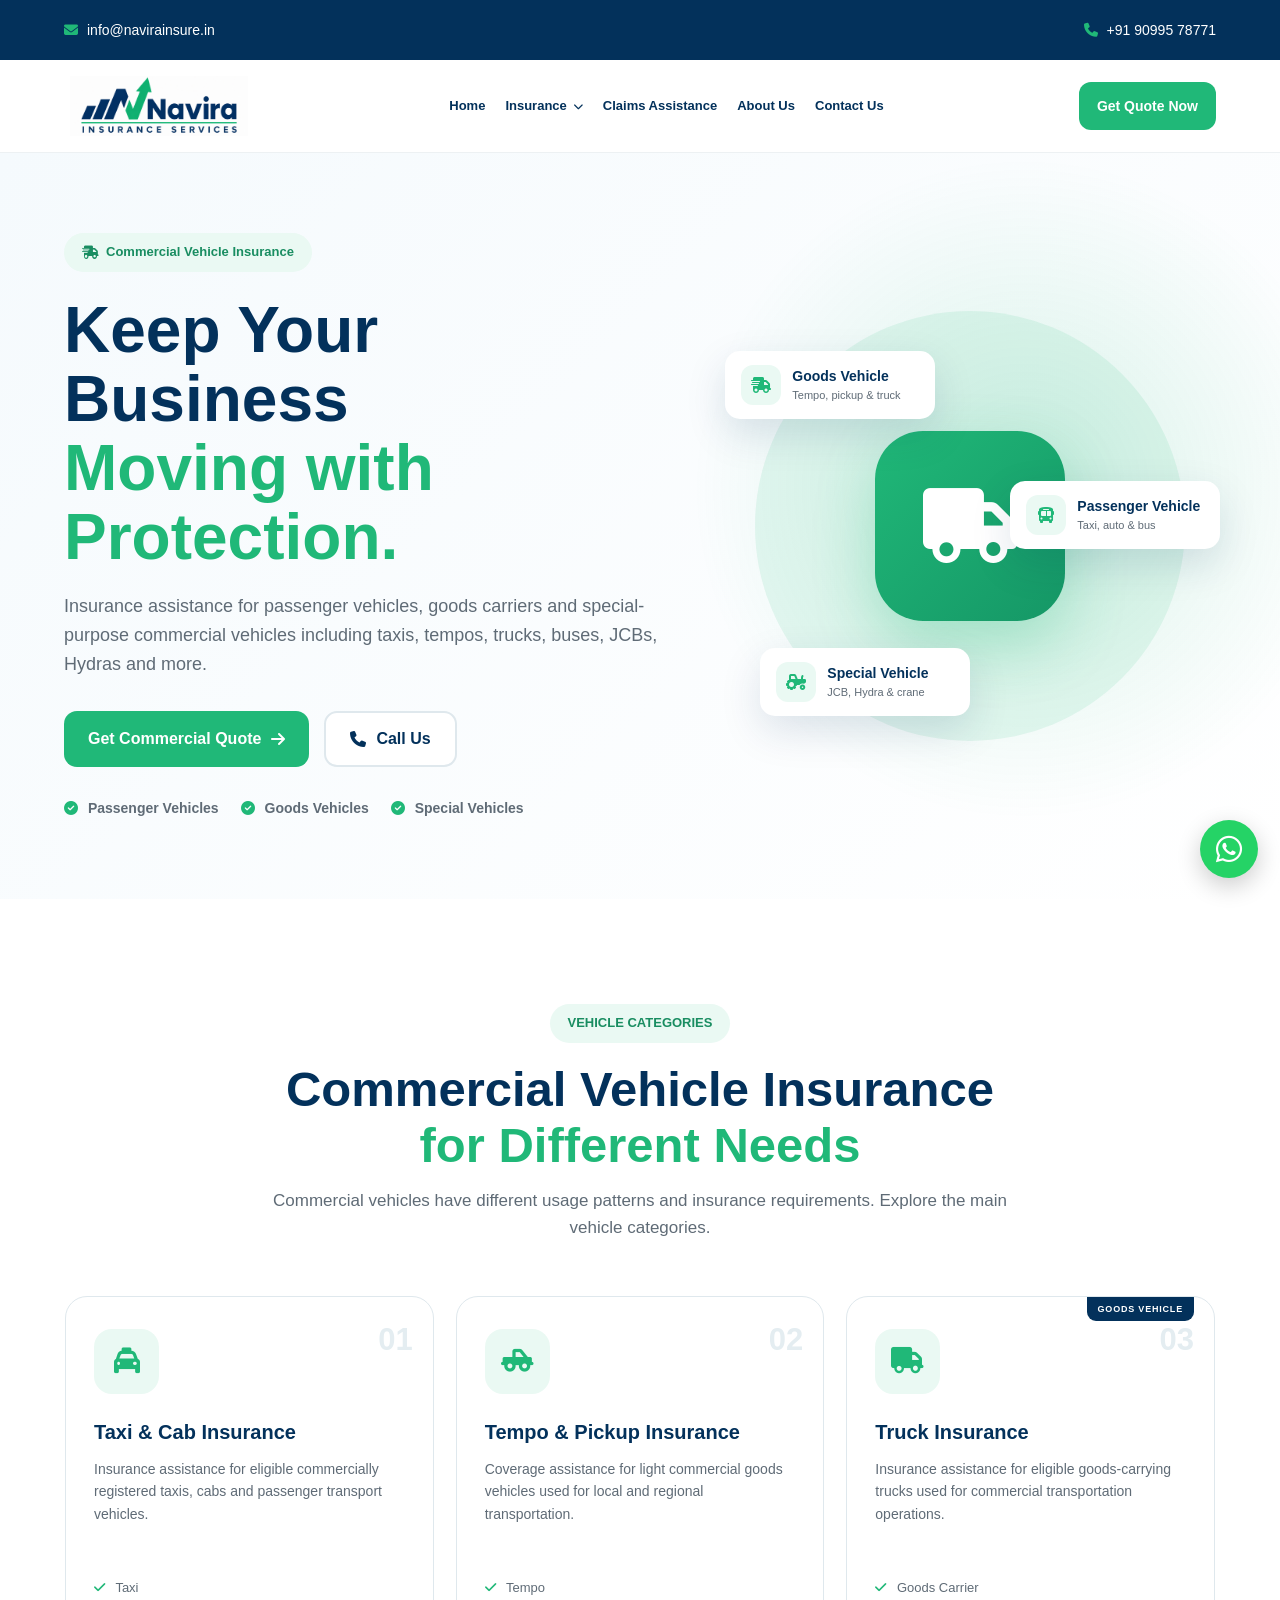
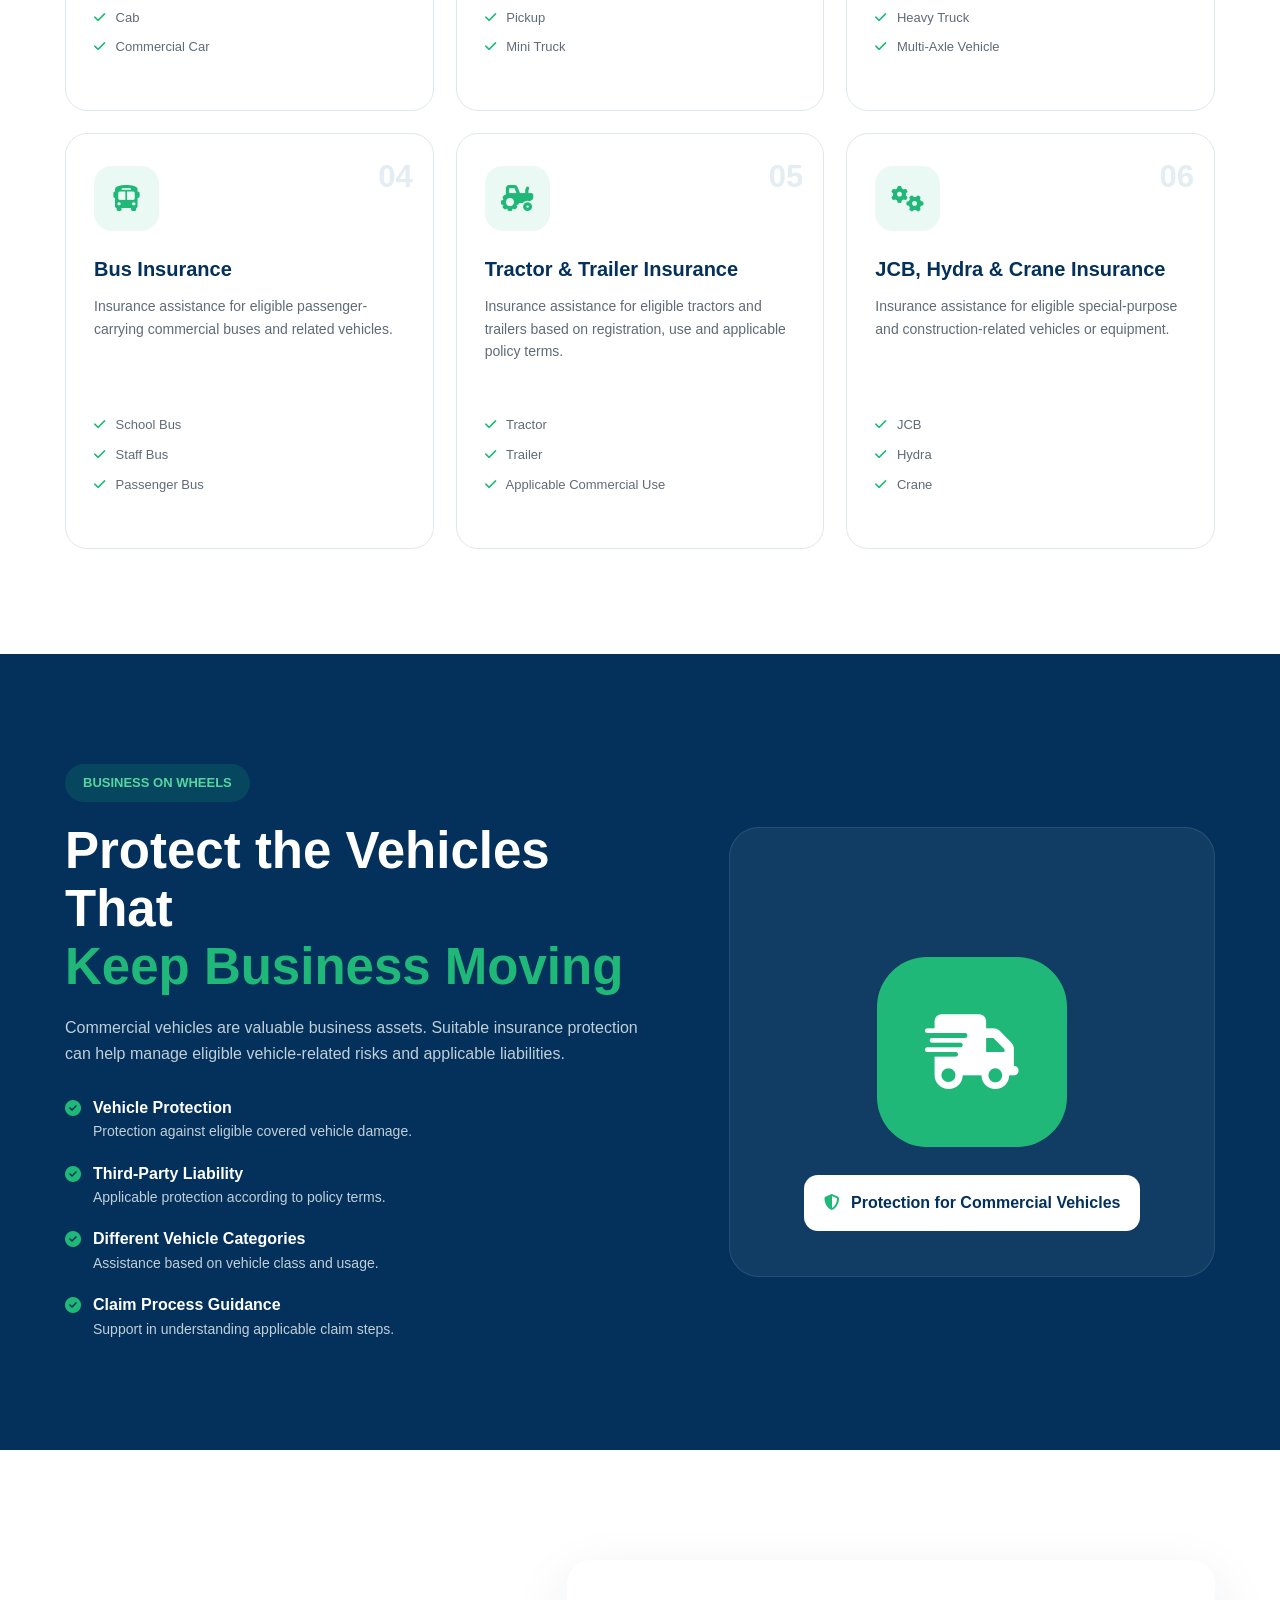
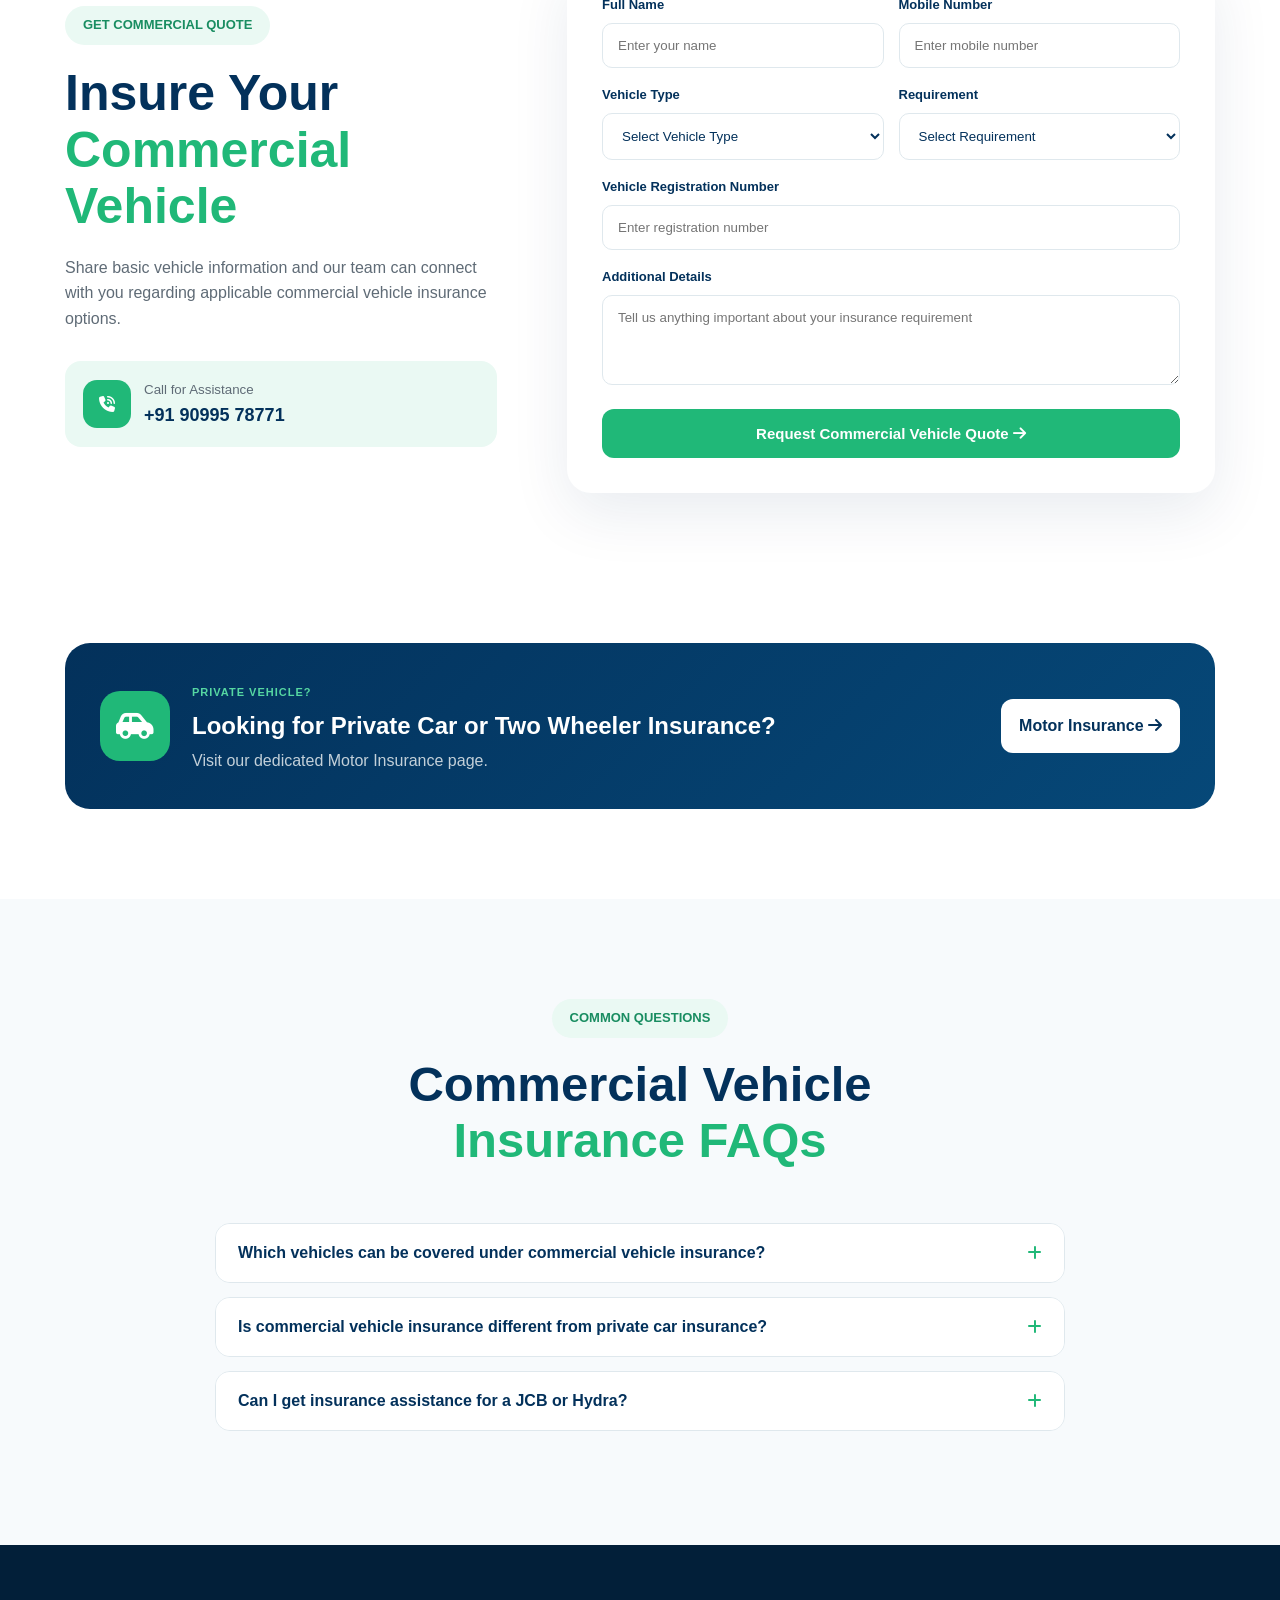
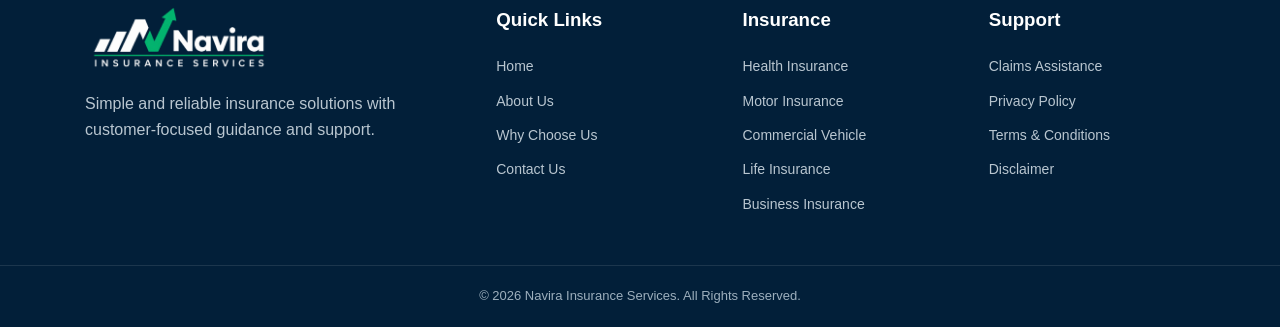
<file: commercial-vehicle-insurance.html>
<!DOCTYPE html>
<html lang="en">

<head>
  <meta charset="UTF-8">

  <meta name="viewport"
        content="width=device-width, initial-scale=1.0">

  <title>Commercial Vehicle Insurance | Truck, Bus, Tempo & Taxi | Navira</title>

  <meta name="description"
        content="Commercial vehicle insurance assistance for taxi, auto rickshaw, tempo, pickup, truck, bus, tractor, trailer, JCB, Hydra and crane.">

  <meta name="robots"
        content="index, follow">

  <link rel="canonical"
        href="https://navirainsure.in/commercial-vehicle-insurance.html">

  <link rel="icon"
        type="image/png"
        href="images/favicon.png">

  <link rel="stylesheet"
        href="https://cdnjs.cloudflare.com/ajax/libs/font-awesome/6.5.2/css/all.min.css">

  <link rel="stylesheet"
        href="css/vehicle-insurance.css">
</head>


<body>


<!-- TOP BAR -->

<div class="topbar">

  <a href="mailto:info@navirainsure.in"
     class="topbar-item">

    <i class="fa-solid fa-envelope"></i>

    <span>info@navirainsure.in</span>

  </a>


  <a href="tel:+919099578771"
     class="topbar-item">

    <i class="fa-solid fa-phone"></i>

    <span>+91 90995 78771</span>

  </a>

</div>



<!-- HEADER -->

<header class="main-header">

  <div class="navbar">


    <a href="index.html"
       class="logo">

      <img src="images/navira_header_logo.png"
           alt="Navira Insurance Services">

    </a>


    <nav class="nav-links"
         id="navLinks">


      <a href="index.html">
        Home
      </a>


      <div class="nav-dropdown">

        <button class="dropdown-title"
                id="insuranceDropdown">

          Insurance

          <i class="fa-solid fa-chevron-down"></i>

        </button>


        <div class="dropdown-menu">

          <a href="health-insurance.html">
            Health Insurance
          </a>

          <a href="motor-insurance.html">
            Motor Insurance
          </a>

          <a href="commercial-vehicle-insurance.html"
             class="active-dropdown">
            Commercial Vehicle Insurance
          </a>

          <a href="life-insurance.html">
            Life Insurance
          </a>

          <a href="business-insurance.html">
            Business Insurance
          </a>

        </div>

      </div>


      <a href="claims-assistance.html">
        Claims Assistance
      </a>


      <a href="about.html">
        About Us
      </a>


      <a href="contact.html">
        Contact Us
      </a>

    </nav>



    <div class="header-actions">

      <a href="#quoteForm"
         class="quote-btn">
        Get Quote Now
      </a>


      <button class="menu-btn"
              id="menuBtn"
              aria-label="Open Menu">

        <i class="fa-solid fa-bars"></i>

      </button>

    </div>

  </div>

</header>



<!-- HERO -->

<section class="vehicle-hero commercial-hero">

  <div class="hero-content">


    <div class="hero-badge">

      <i class="fa-solid fa-truck-fast"></i>

      Commercial Vehicle Insurance

    </div>


    <h1>

      Keep Your Business

      <span>Moving with Protection.</span>

    </h1>


    <p>
      Insurance assistance for passenger vehicles, goods carriers
      and special-purpose commercial vehicles including taxis,
      tempos, trucks, buses, JCBs, Hydras and more.
    </p>


    <div class="hero-actions">

      <a href="#quoteForm"
         class="primary-btn">

        Get Commercial Quote

        <i class="fa-solid fa-arrow-right"></i>

      </a>


      <a href="tel:+919099578771"
         class="secondary-btn">

        <i class="fa-solid fa-phone"></i>

        Call Us

      </a>

    </div>


    <div class="hero-points">

      <span>
        <i class="fa-solid fa-circle-check"></i>
        Passenger Vehicles
      </span>

      <span>
        <i class="fa-solid fa-circle-check"></i>
        Goods Vehicles
      </span>

      <span>
        <i class="fa-solid fa-circle-check"></i>
        Special Vehicles
      </span>

    </div>

  </div>



  <div class="hero-visual">

    <div class="visual-circle">

      <div class="main-icon">
        <i class="fa-solid fa-truck"></i>
      </div>


      <div class="floating-card card-one">

        <i class="fa-solid fa-truck-fast"></i>

        <span>
          <strong>Goods Vehicle</strong>
          <small>Tempo, pickup & truck</small>
        </span>

      </div>


      <div class="floating-card card-two">

        <i class="fa-solid fa-bus"></i>

        <span>
          <strong>Passenger Vehicle</strong>
          <small>Taxi, auto & bus</small>
        </span>

      </div>


      <div class="floating-card card-three">

        <i class="fa-solid fa-tractor"></i>

        <span>
          <strong>Special Vehicle</strong>
          <small>JCB, Hydra & crane</small>
        </span>

      </div>

    </div>

  </div>

</section>



<!-- VEHICLE CATEGORIES -->

<section class="types-section">

  <div class="section-heading">

    <span class="section-label">
      VEHICLE CATEGORIES
    </span>

    <h2>
      Commercial Vehicle Insurance
      <span>for Different Needs</span>
    </h2>

    <p>
      Commercial vehicles have different usage patterns and
      insurance requirements. Explore the main vehicle categories.
    </p>

  </div>



  <div class="type-grid">


    <article class="type-card">

      <div class="type-icon">
        <i class="fa-solid fa-taxi"></i>
      </div>

      <span class="card-number">01</span>

      <h3>Taxi & Cab Insurance</h3>

      <p>
        Insurance assistance for eligible commercially registered
        taxis, cabs and passenger transport vehicles.
      </p>

      <ul>

        <li>
          <i class="fa-solid fa-check"></i>
          Taxi
        </li>

        <li>
          <i class="fa-solid fa-check"></i>
          Cab
        </li>

        <li>
          <i class="fa-solid fa-check"></i>
          Commercial Car
        </li>

      </ul>

    </article>



    <article class="type-card">

      <div class="type-icon">
        <i class="fa-solid fa-truck-pickup"></i>
      </div>

      <span class="card-number">02</span>

      <h3>Tempo & Pickup Insurance</h3>

      <p>
        Coverage assistance for light commercial goods vehicles
        used for local and regional transportation.
      </p>

      <ul>

        <li>
          <i class="fa-solid fa-check"></i>
          Tempo
        </li>

        <li>
          <i class="fa-solid fa-check"></i>
          Pickup
        </li>

        <li>
          <i class="fa-solid fa-check"></i>
          Mini Truck
        </li>

      </ul>

    </article>



    <article class="type-card featured-card">

      <span class="featured-tag">
        GOODS VEHICLE
      </span>

      <div class="type-icon">
        <i class="fa-solid fa-truck"></i>
      </div>

      <span class="card-number">03</span>

      <h3>Truck Insurance</h3>

      <p>
        Insurance assistance for eligible goods-carrying trucks
        used for commercial transportation operations.
      </p>

      <ul>

        <li>
          <i class="fa-solid fa-check"></i>
          Goods Carrier
        </li>

        <li>
          <i class="fa-solid fa-check"></i>
          Heavy Truck
        </li>

        <li>
          <i class="fa-solid fa-check"></i>
          Multi-Axle Vehicle
        </li>

      </ul>

    </article>



    <article class="type-card">

      <div class="type-icon">
        <i class="fa-solid fa-bus"></i>
      </div>

      <span class="card-number">04</span>

      <h3>Bus Insurance</h3>

      <p>
        Insurance assistance for eligible passenger-carrying
        commercial buses and related vehicles.
      </p>

      <ul>

        <li>
          <i class="fa-solid fa-check"></i>
          School Bus
        </li>

        <li>
          <i class="fa-solid fa-check"></i>
          Staff Bus
        </li>

        <li>
          <i class="fa-solid fa-check"></i>
          Passenger Bus
        </li>

      </ul>

    </article>



    <article class="type-card">

      <div class="type-icon">
        <i class="fa-solid fa-tractor"></i>
      </div>

      <span class="card-number">05</span>

      <h3>Tractor & Trailer Insurance</h3>

      <p>
        Insurance assistance for eligible tractors and trailers
        based on registration, use and applicable policy terms.
      </p>

      <ul>

        <li>
          <i class="fa-solid fa-check"></i>
          Tractor
        </li>

        <li>
          <i class="fa-solid fa-check"></i>
          Trailer
        </li>

        <li>
          <i class="fa-solid fa-check"></i>
          Applicable Commercial Use
        </li>

      </ul>

    </article>



    <article class="type-card">

      <div class="type-icon">
        <i class="fa-solid fa-gears"></i>
      </div>

      <span class="card-number">06</span>

      <h3>JCB, Hydra & Crane Insurance</h3>

      <p>
        Insurance assistance for eligible special-purpose and
        construction-related vehicles or equipment.
      </p>

      <ul>

        <li>
          <i class="fa-solid fa-check"></i>
          JCB
        </li>

        <li>
          <i class="fa-solid fa-check"></i>
          Hydra
        </li>

        <li>
          <i class="fa-solid fa-check"></i>
          Crane
        </li>

      </ul>

    </article>

  </div>

</section>



<!-- WHY COMMERCIAL COVER -->

<section class="benefits-section">

  <div class="benefits-wrapper">


    <div class="benefits-content">

      <span class="section-label dark-label">
        BUSINESS ON WHEELS
      </span>

      <h2>
        Protect the Vehicles That
        <span>Keep Business Moving</span>
      </h2>

      <p>
        Commercial vehicles are valuable business assets.
        Suitable insurance protection can help manage eligible
        vehicle-related risks and applicable liabilities.
      </p>


      <div class="benefit-list">

        <div>
          <i class="fa-solid fa-circle-check"></i>
          <span>
            <strong>Vehicle Protection</strong>
            Protection against eligible covered vehicle damage.
          </span>
        </div>

        <div>
          <i class="fa-solid fa-circle-check"></i>
          <span>
            <strong>Third-Party Liability</strong>
            Applicable protection according to policy terms.
          </span>
        </div>

        <div>
          <i class="fa-solid fa-circle-check"></i>
          <span>
            <strong>Different Vehicle Categories</strong>
            Assistance based on vehicle class and usage.
          </span>
        </div>

        <div>
          <i class="fa-solid fa-circle-check"></i>
          <span>
            <strong>Claim Process Guidance</strong>
            Support in understanding applicable claim steps.
          </span>
        </div>

      </div>

    </div>



    <div class="benefit-visual">

      <div class="shield-circle">
        <i class="fa-solid fa-truck-fast"></i>
      </div>

      <div class="visual-label">
        <i class="fa-solid fa-shield-halved"></i>
        Protection for Commercial Vehicles
      </div>

    </div>

  </div>

</section>



<!-- QUOTE FORM -->

<section class="quote-section"
         id="quoteForm">

  <div class="quote-wrapper">


    <div class="quote-content">

      <span class="section-label">
        GET COMMERCIAL QUOTE
      </span>

      <h2>
        Insure Your
        <span>Commercial Vehicle</span>
      </h2>

      <p>
        Share basic vehicle information and our team can connect
        with you regarding applicable commercial vehicle
        insurance options.
      </p>


      <div class="contact-box">

        <i class="fa-solid fa-phone-volume"></i>

        <span>
          <small>Call for Assistance</small>

          <a href="tel:+919099578771">
            +91 90995 78771
          </a>
        </span>

      </div>

    </div>



    <div class="form-box">

      <form action="https://formspree.io/f/xqadgpnp"
            method="POST">

        <input type="hidden"
               name="enquiry_type"
               value="Commercial Vehicle Insurance Enquiry">


        <div class="form-row">

          <div class="form-group">

            <label>Full Name</label>

            <input type="text"
                   name="name"
                   placeholder="Enter your name"
                   required>

          </div>


          <div class="form-group">

            <label>Mobile Number</label>

            <input type="tel"
                   name="phone"
                   placeholder="Enter mobile number"
                   required>

          </div>

        </div>



        <div class="form-row">

          <div class="form-group">

            <label>Vehicle Type</label>

            <select name="vehicle_type"
                    required>

              <option value="">
                Select Vehicle Type
              </option>

              <option>Taxi / Cab</option>
              <option>Auto Rickshaw</option>
              <option>Tempo</option>
              <option>Pickup</option>
              <option>Mini Truck</option>
              <option>Truck</option>
              <option>Bus</option>
              <option>Tractor</option>
              <option>Trailer</option>
              <option>JCB</option>
              <option>Hydra</option>
              <option>Crane</option>
              <option>Other Commercial Vehicle</option>

            </select>

          </div>


          <div class="form-group">

            <label>Requirement</label>

            <select name="requirement"
                    required>

              <option value="">
                Select Requirement
              </option>

              <option>New Vehicle Insurance</option>
              <option>Renewal</option>
              <option>Expired Policy</option>
              <option>Policy Information</option>

            </select>

          </div>

        </div>



        <div class="form-group">

          <label>Vehicle Registration Number</label>

          <input type="text"
                 name="registration_number"
                 placeholder="Enter registration number">

        </div>



        <div class="form-group">

          <label>Additional Details</label>

          <textarea name="message"
                    rows="4"
                    placeholder="Tell us anything important about your insurance requirement"></textarea>

        </div>



        <button type="submit"
                class="submit-btn">

          Request Commercial Vehicle Quote

          <i class="fa-solid fa-arrow-right"></i>

        </button>

      </form>

    </div>

  </div>

</section>



<!-- PRIVATE VEHICLE CTA -->

<section class="switch-section">

  <div class="switch-box">

    <div class="switch-icon">
      <i class="fa-solid fa-car-side"></i>
    </div>

    <div class="switch-content">

      <span>PRIVATE VEHICLE?</span>

      <h2>
        Looking for Private Car or Two Wheeler Insurance?
      </h2>

      <p>
        Visit our dedicated Motor Insurance page.
      </p>

    </div>

    <a href="motor-insurance.html">
      Motor Insurance
      <i class="fa-solid fa-arrow-right"></i>
    </a>

  </div>

</section>



<!-- FAQ -->

<section class="faq-section">

  <div class="section-heading">

    <span class="section-label">
      COMMON QUESTIONS
    </span>

    <h2>
      Commercial Vehicle
      <span>Insurance FAQs</span>
    </h2>

  </div>


  <div class="faq-container">


    <div class="faq-item">

      <button class="faq-question">

        Which vehicles can be covered under commercial vehicle insurance?

        <i class="fa-solid fa-plus"></i>

      </button>

      <div class="faq-answer">

        <p>
          Depending on registration, use and insurer eligibility,
          commercial vehicle insurance may be available for taxis,
          auto rickshaws, tempos, pickups, trucks, buses, tractors,
          trailers and certain special-purpose vehicles.
        </p>

      </div>

    </div>



    <div class="faq-item">

      <button class="faq-question">

        Is commercial vehicle insurance different from private car insurance?

        <i class="fa-solid fa-plus"></i>

      </button>

      <div class="faq-answer">

        <p>
          Yes. Commercial vehicles are insured according to their
          registration category, use, carrying capacity and other
          applicable risk factors and policy conditions.
        </p>

      </div>

    </div>



    <div class="faq-item">

      <button class="faq-question">

        Can I get insurance assistance for a JCB or Hydra?

        <i class="fa-solid fa-plus"></i>

      </button>

      <div class="faq-answer">

        <p>
          Insurance options may be available for eligible
          special-purpose vehicles such as JCBs, Hydras and cranes.
          Availability and terms depend on vehicle details and the
          applicable insurer process.
        </p>

      </div>

    </div>

  </div>

</section>



<!-- FOOTER -->

<footer class="footer">

  <div class="footer-container">


    <div class="footer-brand">

      <img src="images/navira_footer_logo.png"
           alt="Navira Insurance Services">

      <p>
        Simple and reliable insurance solutions with
        customer-focused guidance and support.
      </p>

    </div>


    <div class="footer-links">

      <h3>Quick Links</h3>

      <a href="index.html">Home</a>
      <a href="about.html">About Us</a>
      <a href="why-choose-us.html">Why Choose Us</a>
      <a href="contact.html">Contact Us</a>

    </div>


    <div class="footer-links">

      <h3>Insurance</h3>

      <a href="health-insurance.html">Health Insurance</a>
      <a href="motor-insurance.html">Motor Insurance</a>
      <a href="commercial-vehicle-insurance.html">
        Commercial Vehicle
      </a>
      <a href="life-insurance.html">Life Insurance</a>
      <a href="business-insurance.html">Business Insurance</a>

    </div>


    <div class="footer-links">

      <h3>Support</h3>

      <a href="claims-assistance.html">
        Claims Assistance
      </a>

      <a href="privacy-policy.html">
        Privacy Policy
      </a>

      <a href="terms-conditions.html">
        Terms & Conditions
      </a>

      <a href="disclaimer.html">
        Disclaimer
      </a>

    </div>

  </div>


  <div class="footer-bottom">
    © 2026 Navira Insurance Services. All Rights Reserved.
  </div>

</footer>



<a href="https://wa.me/919099578771"
   class="floating-whatsapp"
   target="_blank"
   rel="noopener"
   aria-label="Chat on WhatsApp">

  <i class="fa-brands fa-whatsapp"></i>

</a>


<script src="js/vehicle-insurance.js"></script>

</body>
  </html>
</file>
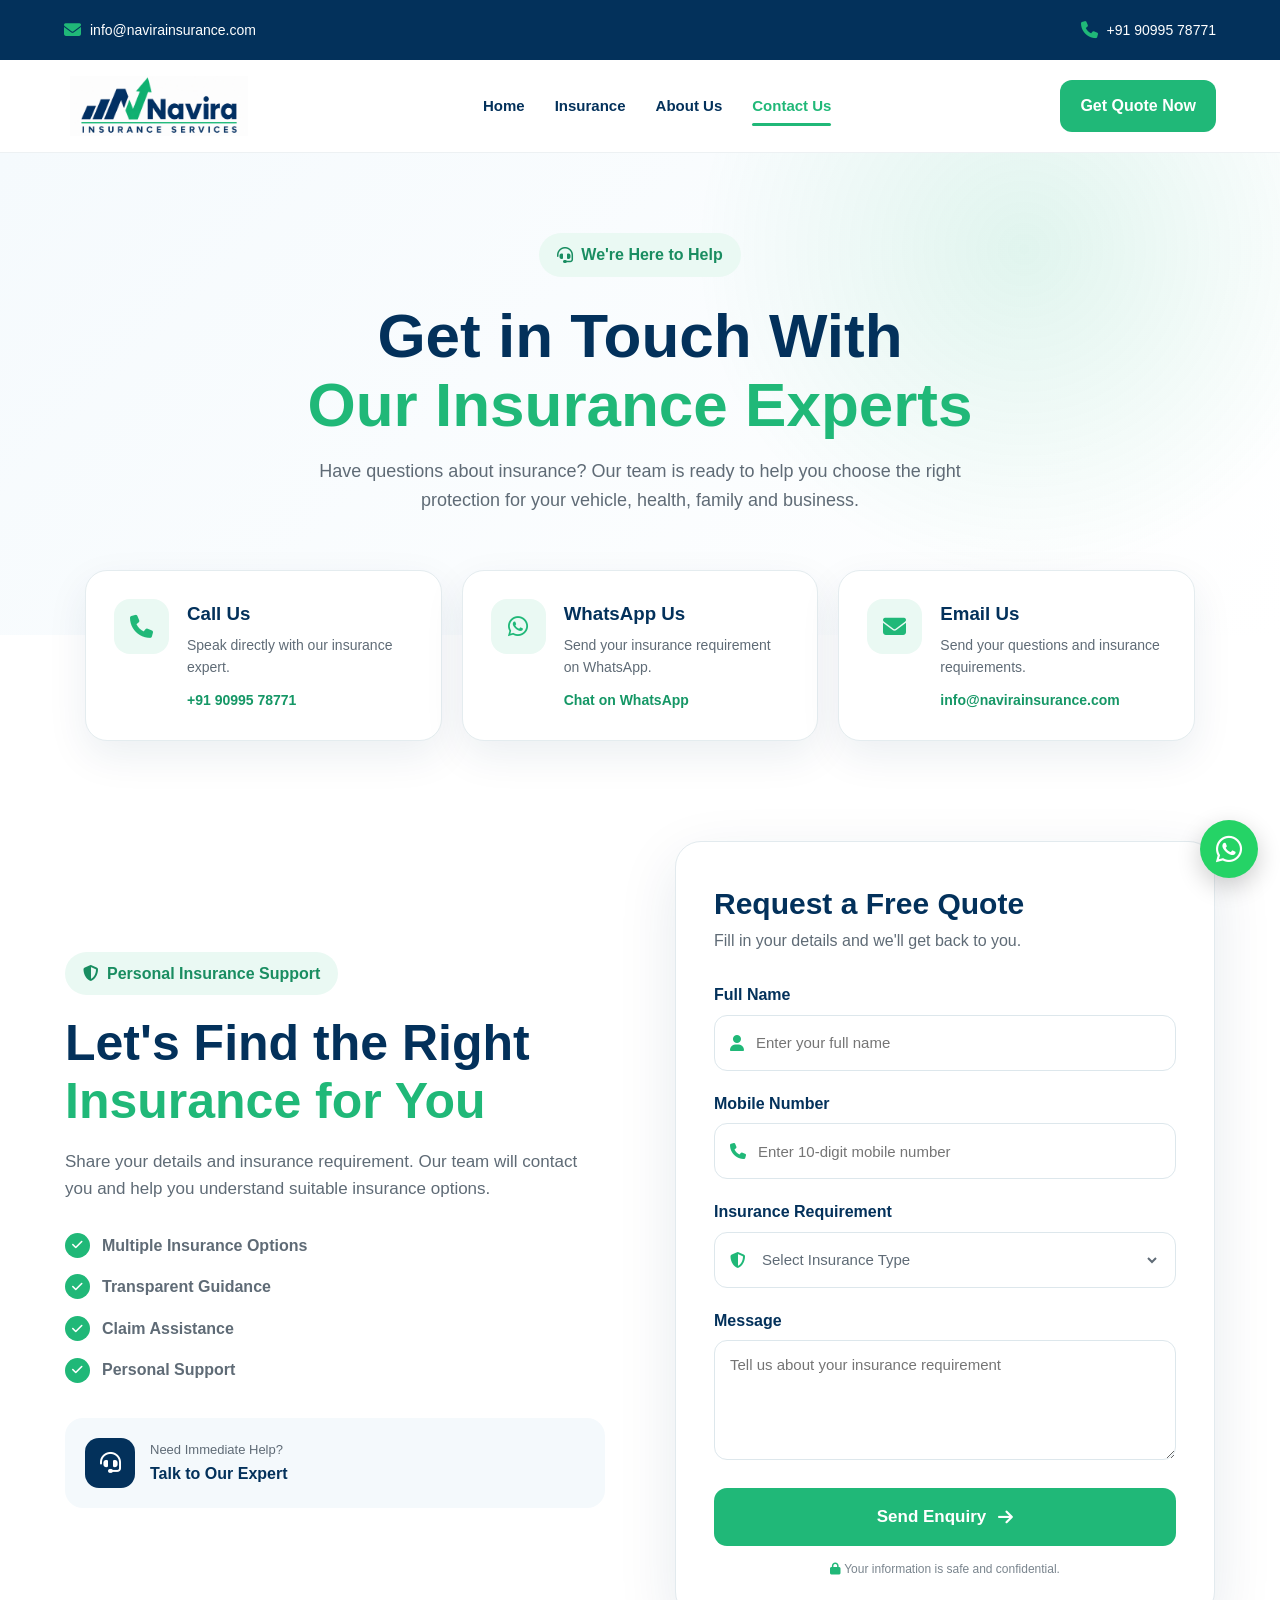
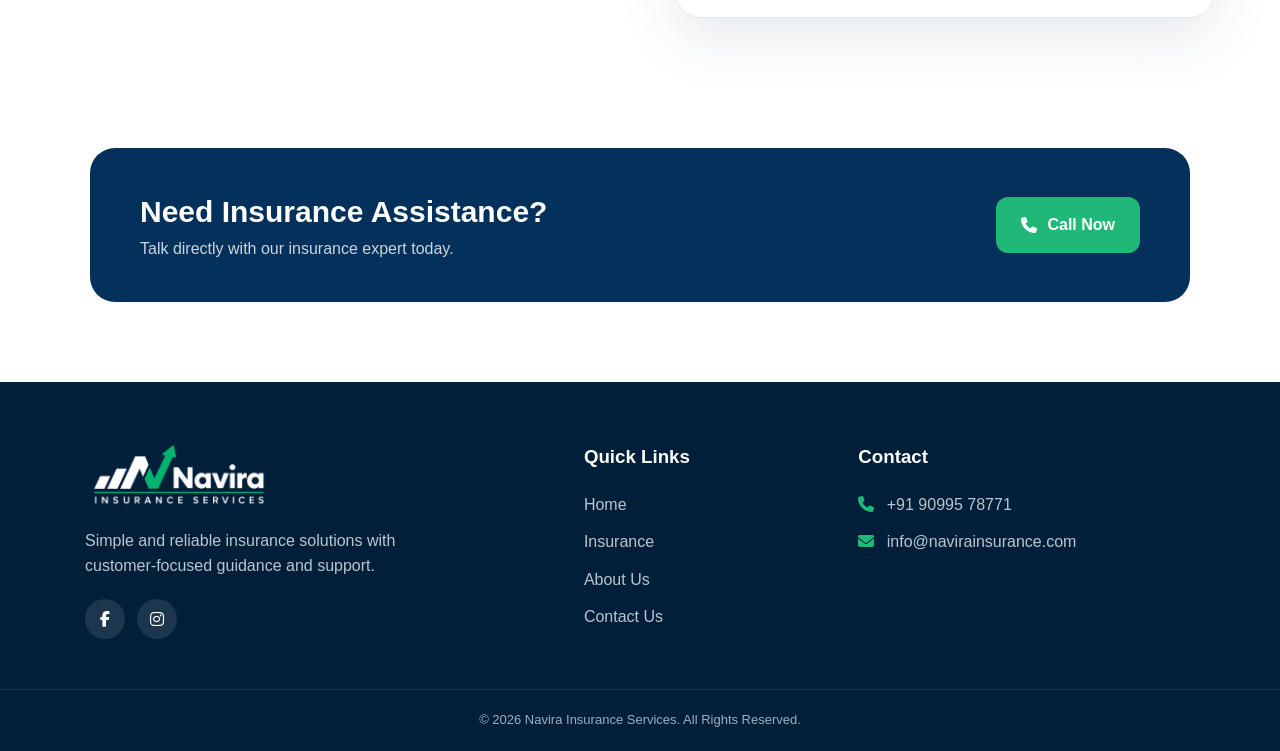
<file: contact.html>
<!DOCTYPE html>
<html lang="en">

<head>
  <meta charset="UTF-8">

  <meta name="viewport"
        content="width=device-width, initial-scale=1.0">

  <title>Contact Us | Navira Insurance Services</title>

  <meta name="description"
        content="Contact Navira Insurance Services for Motor, Health, Life and Business Insurance assistance.">

  <!-- Font Awesome -->
  <link rel="stylesheet"
        href="https://cdnjs.cloudflare.com/ajax/libs/font-awesome/6.5.2/css/all.min.css">

  <!-- Contact CSS -->
  <link rel="stylesheet" href="css/contact.css">
</head>


<body>


<!-- ========================================
     TOP BAR
======================================== -->

<div class="topbar">

  <div class="topbar-item">
    <i class="fa-solid fa-envelope"></i>
    <span>info@navirainsurance.com</span>
  </div>

  <a href="tel:+919099578771"
     class="topbar-item">

    <i class="fa-solid fa-phone"></i>
    <span>+91 90995 78771</span>

  </a>

</div>



<!-- ========================================
     HEADER
======================================== -->

<header class="main-header">

  <div class="navbar">

    <!-- Logo -->

    <a href="index.html" class="logo">

      <img src="images/navira_header_logo.png"
           alt="Navira Insurance Services">

    </a>


    <!-- Desktop Navigation -->

    <nav class="nav-links" id="navLinks">

      <a href="index.html">Home</a>

      <a href="index.html#insurance">
        Insurance
      </a>

      <a href="index.html#about">
        About Us
      </a>

      <a href="contact.html"
         class="active">
        Contact Us
      </a>

    </nav>


    <!-- Header Actions -->

    <div class="header-actions">

      <a href="#contactForm"
         class="quote-btn">

        Get Quote Now

      </a>


      <button class="menu-btn"
              id="menuBtn"
              aria-label="Open Menu">

        <i class="fa-solid fa-bars"></i>

      </button>

    </div>

  </div>

</header>



<!-- ========================================
     CONTACT HERO
======================================== -->

<section class="contact-hero">

  <div class="hero-badge">

    <i class="fa-solid fa-headset"></i>

    We're Here to Help

  </div>


  <h1>
    Get in Touch With
    <span>Our Insurance Experts</span>
  </h1>


  <p>
    Have questions about insurance?
    Our team is ready to help you choose the right protection
    for your vehicle, health, family and business.
  </p>

</section>



<!-- ========================================
     QUICK CONTACT CARDS
======================================== -->

<section class="quick-contact">

  <div class="section-container">

    <div class="contact-card">

      <div class="contact-icon">
        <i class="fa-solid fa-phone"></i>
      </div>

      <div class="contact-content">

        <h3>Call Us</h3>

        <p>
          Speak directly with our insurance expert.
        </p>

        <a href="tel:+919099578771">
          +91 90995 78771
        </a>

      </div>

    </div>



    <div class="contact-card">

      <div class="contact-icon">
        <i class="fa-brands fa-whatsapp"></i>
      </div>

      <div class="contact-content">

        <h3>WhatsApp Us</h3>

        <p>
          Send your insurance requirement on WhatsApp.
        </p>

        <a href="https://wa.me/919099578771"
           target="_blank"
           rel="noopener">

          Chat on WhatsApp

        </a>

      </div>

    </div>



    <div class="contact-card">

      <div class="contact-icon">
        <i class="fa-solid fa-envelope"></i>
      </div>

      <div class="contact-content">

        <h3>Email Us</h3>

        <p>
          Send your questions and insurance requirements.
        </p>

        <a href="mailto:info@navirainsurance.com">

          info@navirainsurance.com

        </a>

      </div>

    </div>

  </div>

</section>



<!-- ========================================
     CONTACT FORM SECTION
======================================== -->

<section class="contact-section">

  <div class="contact-wrapper">


    <!-- LEFT SIDE -->

    <div class="contact-info">

      <div class="small-label">

        <i class="fa-solid fa-shield-halved"></i>

        Personal Insurance Support

      </div>


      <h2>
        Let's Find the Right
        <span>Insurance for You</span>
      </h2>


      <p class="info-description">

        Share your details and insurance requirement.
        Our team will contact you and help you understand
        suitable insurance options.

      </p>


      <div class="support-points">

        <div class="support-item">

          <span>
            <i class="fa-solid fa-check"></i>
          </span>

          Multiple Insurance Options

        </div>


        <div class="support-item">

          <span>
            <i class="fa-solid fa-check"></i>
          </span>

          Transparent Guidance

        </div>


        <div class="support-item">

          <span>
            <i class="fa-solid fa-check"></i>
          </span>

          Claim Assistance

        </div>


        <div class="support-item">

          <span>
            <i class="fa-solid fa-check"></i>
          </span>

          Personal Support

        </div>

      </div>


      <div class="expert-box">

        <div class="expert-icon">

          <i class="fa-solid fa-headset"></i>

        </div>


        <div>

          <span>Need Immediate Help?</span>

          <a href="tel:+919099578771">
            Talk to Our Expert
          </a>

        </div>

      </div>

    </div>



    <!-- RIGHT SIDE FORM -->

    <div class="form-card" id="contactForm">

      <div class="form-heading">

        <h2>Request a Free Quote</h2>

        <p>
          Fill in your details and we'll get back to you.
        </p>

      </div>


      <form id="enquiryForm">


        <div class="form-group">

          <label for="fullName">
            Full Name
          </label>

          <div class="input-box">

            <i class="fa-solid fa-user"></i>

            <input type="text"
                   id="fullName"
                   placeholder="Enter your full name"
                   required>

          </div>

        </div>



        <div class="form-group">

          <label for="mobile">
            Mobile Number
          </label>

          <div class="input-box">

            <i class="fa-solid fa-phone"></i>

            <input type="tel"
                   id="mobile"
                   placeholder="Enter 10-digit mobile number"
                   maxlength="10"
                   required>

          </div>

        </div>



        <div class="form-group">

          <label for="insuranceType">
            Insurance Requirement
          </label>

          <div class="input-box">

            <i class="fa-solid fa-shield-halved"></i>

            <select id="insuranceType" required>

              <option value="">
                Select Insurance Type
              </option>

              <option>Car Insurance</option>
              <option>Two Wheeler Insurance</option>
              <option>Commercial Vehicle Insurance</option>
              <option>Health Insurance</option>
              <option>Life Insurance</option>
              <option>Business Insurance</option>
              <option>Other Insurance</option>

            </select>

          </div>

        </div>



        <div class="form-group">

          <label for="message">
            Message
          </label>

          <textarea id="message"
                    placeholder="Tell us about your insurance requirement"></textarea>

        </div>



        <button type="submit"
                class="submit-btn">

          Send Enquiry

          <i class="fa-solid fa-arrow-right"></i>

        </button>


        <p class="privacy-text">

          <i class="fa-solid fa-lock"></i>

          Your information is safe and confidential.

        </p>

      </form>

    </div>

  </div>

</section>



<!-- ========================================
     CTA SECTION
======================================== -->

<section class="contact-cta">

  <div class="cta-content">

    <div>

      <h2>
        Need Insurance Assistance?
      </h2>

      <p>
        Talk directly with our insurance expert today.
      </p>

    </div>


    <a href="tel:+919099578771"
       class="cta-call">

      <i class="fa-solid fa-phone"></i>

      Call Now

    </a>

  </div>

</section>



<!-- ========================================
     FOOTER
======================================== -->

<footer class="footer">

  <div class="footer-container">


    <div class="footer-brand">

      <div class="footer-logo">

        <img src="images/navira_footer_logo.png"
             alt="Navira Insurance Services">

      </div>


      <p>
        Simple and reliable insurance solutions
        with customer-focused guidance and support.
      </p>


      <div class="social-links">

        <a href="#"
           aria-label="Facebook">

          <i class="fa-brands fa-facebook-f"></i>

        </a>


        <a href="#"
           aria-label="Instagram">

          <i class="fa-brands fa-instagram"></i>

        </a>

      </div>

    </div>



    <div class="footer-links">

      <h3>Quick Links</h3>

      <a href="index.html">Home</a>

      <a href="index.html#insurance">
        Insurance
      </a>

      <a href="index.html#about">
        About Us
      </a>

      <a href="contact.html">
        Contact Us
      </a>

    </div>



    <div class="footer-contact">

      <h3>Contact</h3>

      <p>
        <i class="fa-solid fa-phone"></i>
        +91 90995 78771
      </p>

      <p>
        <i class="fa-solid fa-envelope"></i>
        info@navirainsurance.com
      </p>

    </div>

  </div>


  <div class="footer-bottom">

    © 2026 Navira Insurance Services.
    All Rights Reserved.

  </div>

</footer>



<!-- Floating WhatsApp -->

<a href="https://wa.me/919099578771"
   class="floating-whatsapp"
   target="_blank"
   rel="noopener"
   aria-label="Chat on WhatsApp">

  <i class="fa-brands fa-whatsapp"></i>

</a>


<script src="js/contact.js"></script>

</body>

</html>
</file>
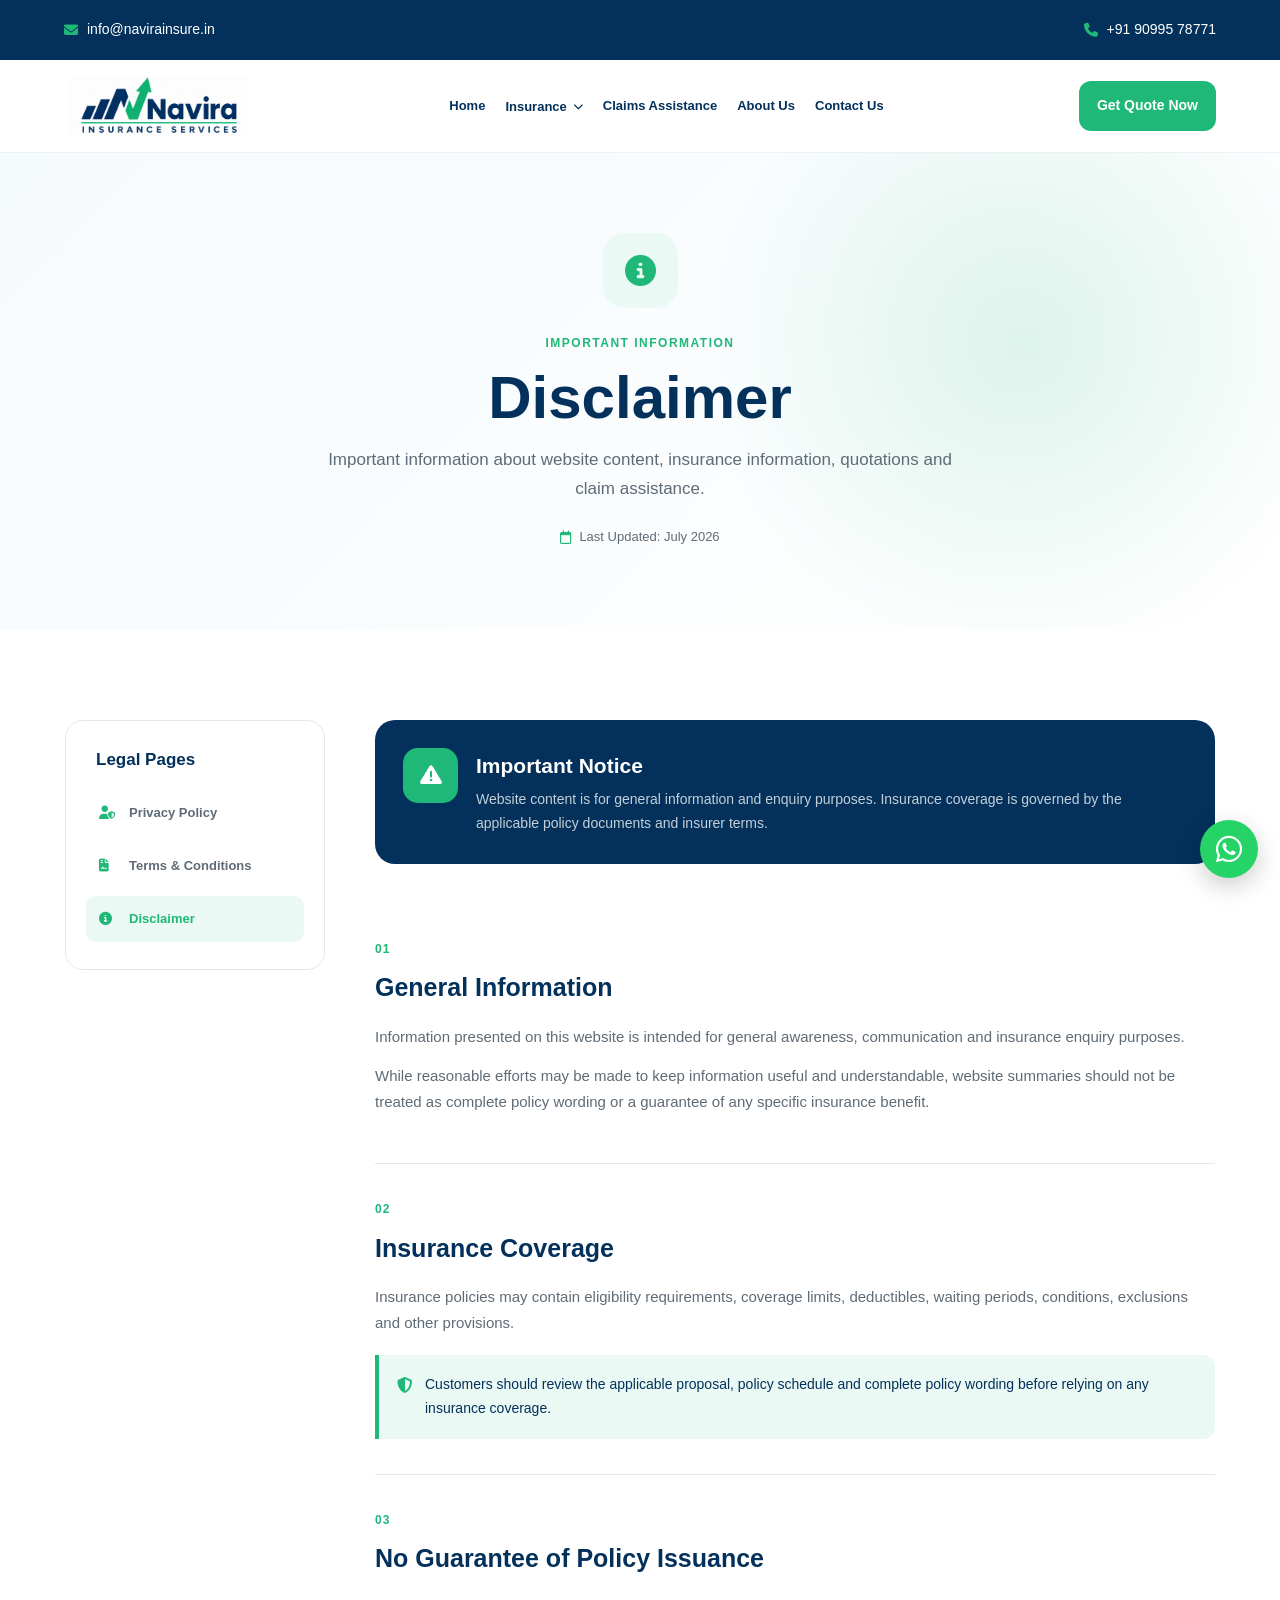
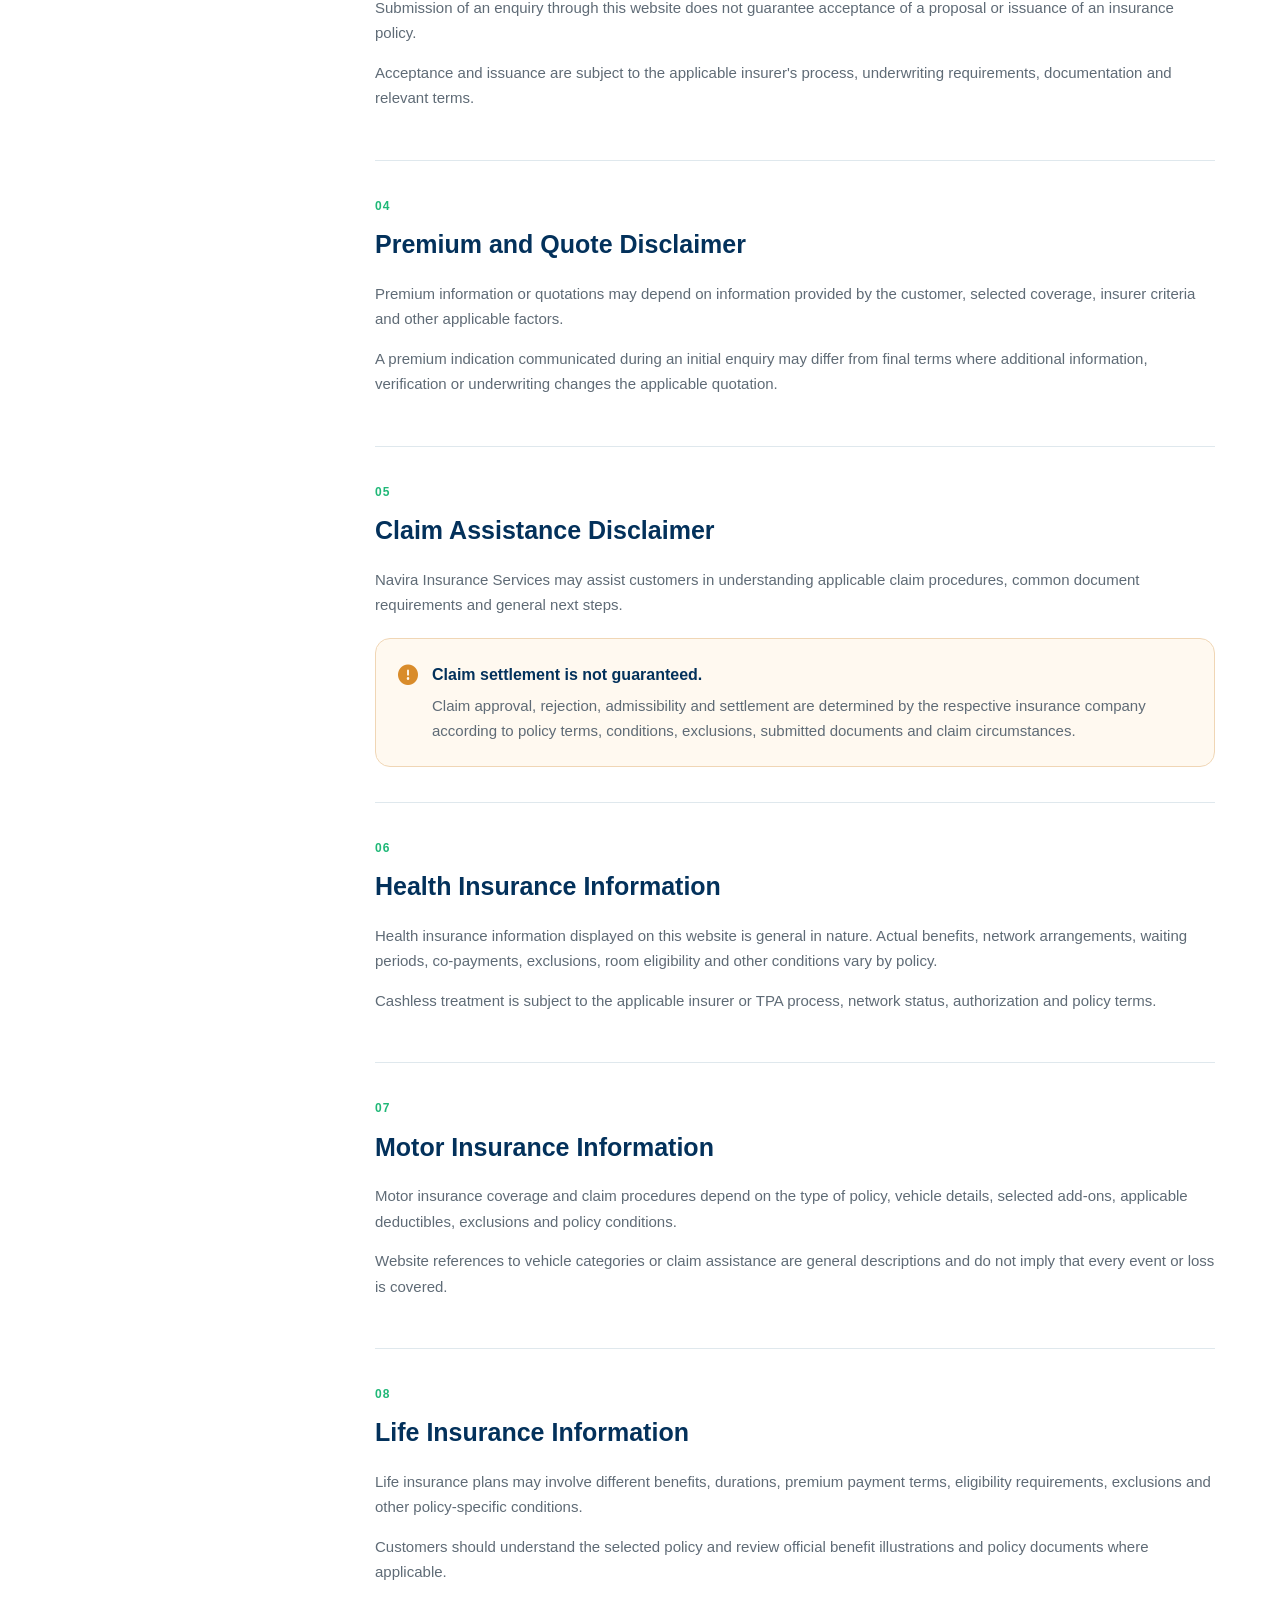
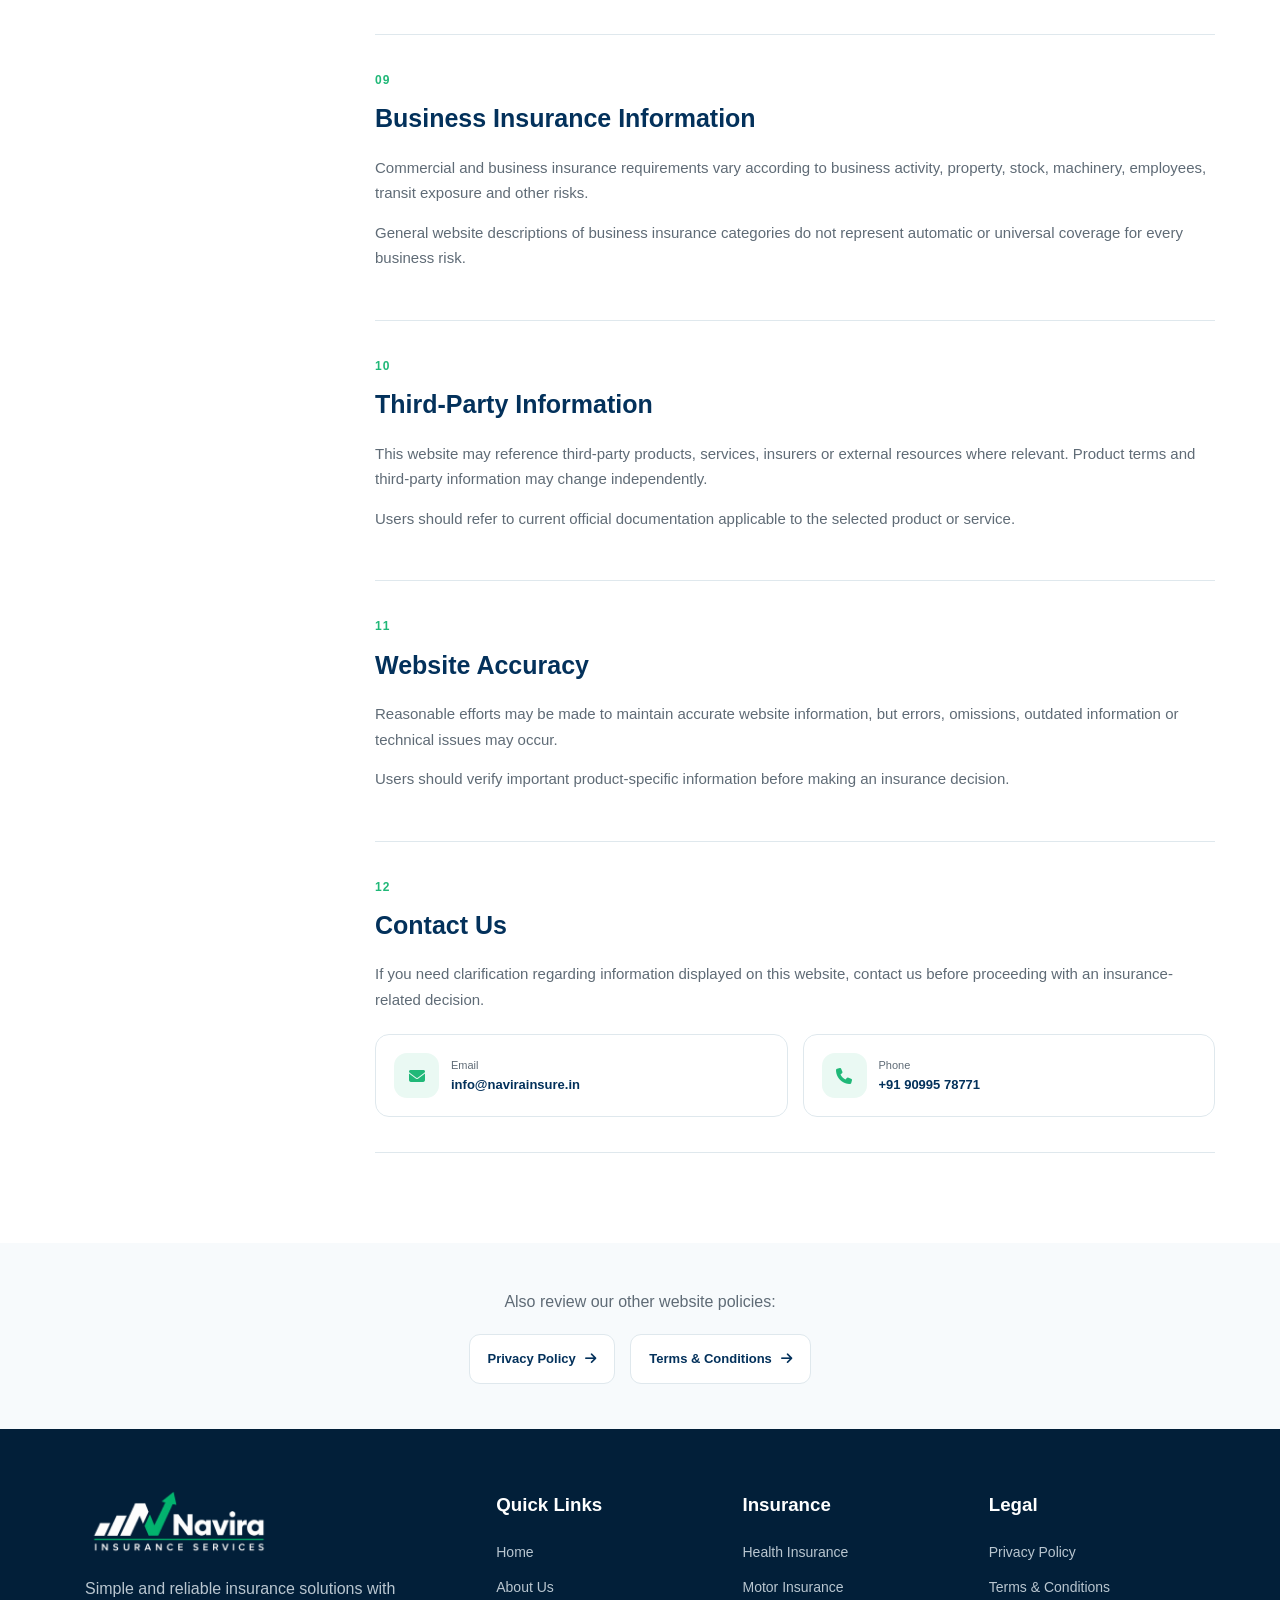
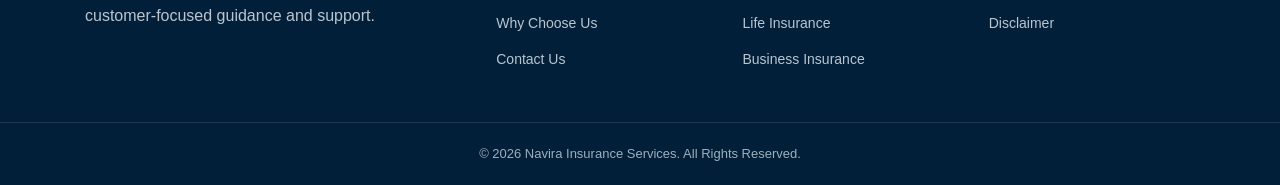
<file: disclaimer.html>
<!DOCTYPE html>
<html lang="en">

<head>

  <meta charset="UTF-8">

  <meta name="viewport"
        content="width=device-width, initial-scale=1.0">

  <title>Disclaimer | Navira Insurance Services</title>

  <meta name="description"
        content="Read the website and insurance information disclaimer of Navira Insurance Services.">

  <link rel="stylesheet"
        href="https://cdnjs.cloudflare.com/ajax/libs/font-awesome/6.5.2/css/all.min.css">

  <link rel="stylesheet"
        href="css/legal-pages.css">

</head>


<body>


<div class="topbar">

  <a href="mailto:info@navirainsure.in"
     class="topbar-item">

    <i class="fa-solid fa-envelope"></i>

    <span>info@navirainsure.in</span>

  </a>


  <a href="tel:+919099578771"
     class="topbar-item">

    <i class="fa-solid fa-phone"></i>

    <span>+91 90995 78771</span>

  </a>

</div>



<header class="main-header">

  <div class="navbar">


    <a href="index.html"
       class="logo">

      <img src="images/navira_header_logo.png"
           alt="Navira Insurance Services">

    </a>


    <nav class="nav-links"
         id="navLinks">

      <a href="index.html">Home</a>


      <div class="nav-dropdown">

        <button class="dropdown-title"
                id="insuranceDropdown">

          Insurance

          <i class="fa-solid fa-chevron-down"></i>

        </button>


        <div class="dropdown-menu">

          <a href="health-insurance.html">
            Health Insurance
          </a>

          <a href="motor-insurance.html">
            Motor Insurance
          </a>

          <a href="life-insurance.html">
            Life Insurance
          </a>

          <a href="business-insurance.html">
            Business Insurance
          </a>

        </div>

      </div>


      <a href="claims-assistance.html">
        Claims Assistance
      </a>

      <a href="about.html">About Us</a>

      <a href="contact.html">Contact Us</a>

    </nav>


    <div class="header-actions">

      <a href="contact.html"
         class="quote-btn">
        Get Quote Now
      </a>

      <button class="menu-btn"
              id="menuBtn"
              aria-label="Open Menu">

        <i class="fa-solid fa-bars"></i>

      </button>

    </div>

  </div>

</header>



<section class="legal-hero">

  <div class="legal-hero-content">

    <div class="legal-icon">
      <i class="fa-solid fa-circle-info"></i>
    </div>

    <span class="page-label">
      IMPORTANT INFORMATION
    </span>

    <h1>Disclaimer</h1>

    <p>
      Important information about website content,
      insurance information, quotations and claim assistance.
    </p>

    <div class="updated-date">

      <i class="fa-regular fa-calendar"></i>

      Last Updated: July 2026

    </div>

  </div>

</section>



<section class="legal-section">

  <div class="legal-layout">


    <aside class="legal-sidebar">

      <div class="sidebar-box">

        <h3>Legal Pages</h3>


        <a href="privacy-policy.html">

          <i class="fa-solid fa-user-shield"></i>
          Privacy Policy

        </a>


        <a href="terms-conditions.html">

          <i class="fa-solid fa-file-contract"></i>
          Terms & Conditions

        </a>


        <a href="disclaimer.html"
           class="active">

          <i class="fa-solid fa-circle-info"></i>
          Disclaimer

        </a>

      </div>

    </aside>



    <main class="legal-content">


      <div class="intro-box warning-box">

        <i class="fa-solid fa-triangle-exclamation"></i>

        <div>

          <h2>Important Notice</h2>

          <p>
            Website content is for general information and
            enquiry purposes. Insurance coverage is governed
            by the applicable policy documents and insurer terms.
          </p>

        </div>

      </div>



      <div class="legal-block">

        <span class="block-number">01</span>

        <h2>General Information</h2>

        <p>
          Information presented on this website is intended
          for general awareness, communication and insurance
          enquiry purposes.
        </p>

        <p>
          While reasonable efforts may be made to keep information
          useful and understandable, website summaries should not
          be treated as complete policy wording or a guarantee of
          any specific insurance benefit.
        </p>

      </div>



      <div class="legal-block">

        <span class="block-number">02</span>

        <h2>Insurance Coverage</h2>

        <p>
          Insurance policies may contain eligibility requirements,
          coverage limits, deductibles, waiting periods, conditions,
          exclusions and other provisions.
        </p>

        <div class="highlight-note">

          <i class="fa-solid fa-shield-halved"></i>

          <p>
            Customers should review the applicable proposal,
            policy schedule and complete policy wording before
            relying on any insurance coverage.
          </p>

        </div>

      </div>



      <div class="legal-block">

        <span class="block-number">03</span>

        <h2>No Guarantee of Policy Issuance</h2>

        <p>
          Submission of an enquiry through this website does
          not guarantee acceptance of a proposal or issuance
          of an insurance policy.
        </p>

        <p>
          Acceptance and issuance are subject to the applicable
          insurer's process, underwriting requirements,
          documentation and relevant terms.
        </p>

      </div>



      <div class="legal-block">

        <span class="block-number">04</span>

        <h2>Premium and Quote Disclaimer</h2>

        <p>
          Premium information or quotations may depend on
          information provided by the customer, selected
          coverage, insurer criteria and other applicable factors.
        </p>

        <p>
          A premium indication communicated during an initial
          enquiry may differ from final terms where additional
          information, verification or underwriting changes
          the applicable quotation.
        </p>

      </div>



      <div class="legal-block">

        <span class="block-number">05</span>

        <h2>Claim Assistance Disclaimer</h2>

        <p>
          Navira Insurance Services may assist customers in
          understanding applicable claim procedures, common
          document requirements and general next steps.
        </p>

        <div class="claim-warning">

          <i class="fa-solid fa-circle-exclamation"></i>

          <div>

            <strong>
              Claim settlement is not guaranteed.
            </strong>

            <p>
              Claim approval, rejection, admissibility and settlement
              are determined by the respective insurance company
              according to policy terms, conditions, exclusions,
              submitted documents and claim circumstances.
            </p>

          </div>

        </div>

      </div>



      <div class="legal-block">

        <span class="block-number">06</span>

        <h2>Health Insurance Information</h2>

        <p>
          Health insurance information displayed on this website
          is general in nature. Actual benefits, network arrangements,
          waiting periods, co-payments, exclusions, room eligibility
          and other conditions vary by policy.
        </p>

        <p>
          Cashless treatment is subject to the applicable insurer
          or TPA process, network status, authorization and policy terms.
        </p>

      </div>



      <div class="legal-block">

        <span class="block-number">07</span>

        <h2>Motor Insurance Information</h2>

        <p>
          Motor insurance coverage and claim procedures depend
          on the type of policy, vehicle details, selected add-ons,
          applicable deductibles, exclusions and policy conditions.
        </p>

        <p>
          Website references to vehicle categories or claim assistance
          are general descriptions and do not imply that every event
          or loss is covered.
        </p>

      </div>



      <div class="legal-block">

        <span class="block-number">08</span>

        <h2>Life Insurance Information</h2>

        <p>
          Life insurance plans may involve different benefits,
          durations, premium payment terms, eligibility requirements,
          exclusions and other policy-specific conditions.
        </p>

        <p>
          Customers should understand the selected policy and
          review official benefit illustrations and policy
          documents where applicable.
        </p>

      </div>



      <div class="legal-block">

        <span class="block-number">09</span>

        <h2>Business Insurance Information</h2>

        <p>
          Commercial and business insurance requirements vary
          according to business activity, property, stock,
          machinery, employees, transit exposure and other risks.
        </p>

        <p>
          General website descriptions of business insurance
          categories do not represent automatic or universal
          coverage for every business risk.
        </p>

      </div>



      <div class="legal-block">

        <span class="block-number">10</span>

        <h2>Third-Party Information</h2>

        <p>
          This website may reference third-party products,
          services, insurers or external resources where relevant.
          Product terms and third-party information may change
          independently.
        </p>

        <p>
          Users should refer to current official documentation
          applicable to the selected product or service.
        </p>

      </div>



      <div class="legal-block">

        <span class="block-number">11</span>

        <h2>Website Accuracy</h2>

        <p>
          Reasonable efforts may be made to maintain accurate
          website information, but errors, omissions, outdated
          information or technical issues may occur.
        </p>

        <p>
          Users should verify important product-specific
          information before making an insurance decision.
        </p>

      </div>



      <div class="legal-block">

        <span class="block-number">12</span>

        <h2>Contact Us</h2>

        <p>
          If you need clarification regarding information
          displayed on this website, contact us before
          proceeding with an insurance-related decision.
        </p>


        <div class="contact-cards">

          <a href="mailto:info@navirainsure.in">

            <i class="fa-solid fa-envelope"></i>

            <span>

              <small>Email</small>

              <strong>
                info@navirainsure.in
              </strong>

            </span>

          </a>


          <a href="tel:+919099578771">

            <i class="fa-solid fa-phone"></i>

            <span>

              <small>Phone</small>

              <strong>
                +91 90995 78771
              </strong>

            </span>

          </a>

        </div>

      </div>


    </main>

  </div>

</section>



<section class="legal-navigation">

  <div class="legal-nav-wrapper">

    <p>Also review our other website policies:</p>

    <div>

      <a href="privacy-policy.html">

        Privacy Policy

        <i class="fa-solid fa-arrow-right"></i>

      </a>


      <a href="terms-conditions.html">

        Terms & Conditions

        <i class="fa-solid fa-arrow-right"></i>

      </a>

    </div>

  </div>

</section>



<footer class="footer">

  <div class="footer-container">


    <div class="footer-brand">

      <div class="footer-logo">

        <img src="images/navira_footer_logo.png"
             alt="Navira Insurance Services">

      </div>

      <p>
        Simple and reliable insurance solutions
        with customer-focused guidance and support.
      </p>

    </div>


    <div class="footer-links">

      <h3>Quick Links</h3>

      <a href="index.html">Home</a>
      <a href="about.html">About Us</a>
      <a href="why-choose-us.html">Why Choose Us</a>
      <a href="contact.html">Contact Us</a>

    </div>


    <div class="footer-links">

      <h3>Insurance</h3>

      <a href="health-insurance.html">Health Insurance</a>
      <a href="motor-insurance.html">Motor Insurance</a>
      <a href="life-insurance.html">Life Insurance</a>
      <a href="business-insurance.html">Business Insurance</a>

    </div>


    <div class="footer-links">

      <h3>Legal</h3>

      <a href="privacy-policy.html">Privacy Policy</a>
      <a href="terms-conditions.html">Terms & Conditions</a>
      <a href="disclaimer.html">Disclaimer</a>

    </div>

  </div>


  <div class="footer-bottom">

    © 2026 Navira Insurance Services. All Rights Reserved.

  </div>

</footer>



<a href="https://wa.me/919099578771"
   class="floating-whatsapp"
   target="_blank"
   rel="noopener"
   aria-label="Chat on WhatsApp">

  <i class="fa-brands fa-whatsapp"></i>

</a>


<script src="js/legal-pages.js"></script>

</body>
</html>
</file>
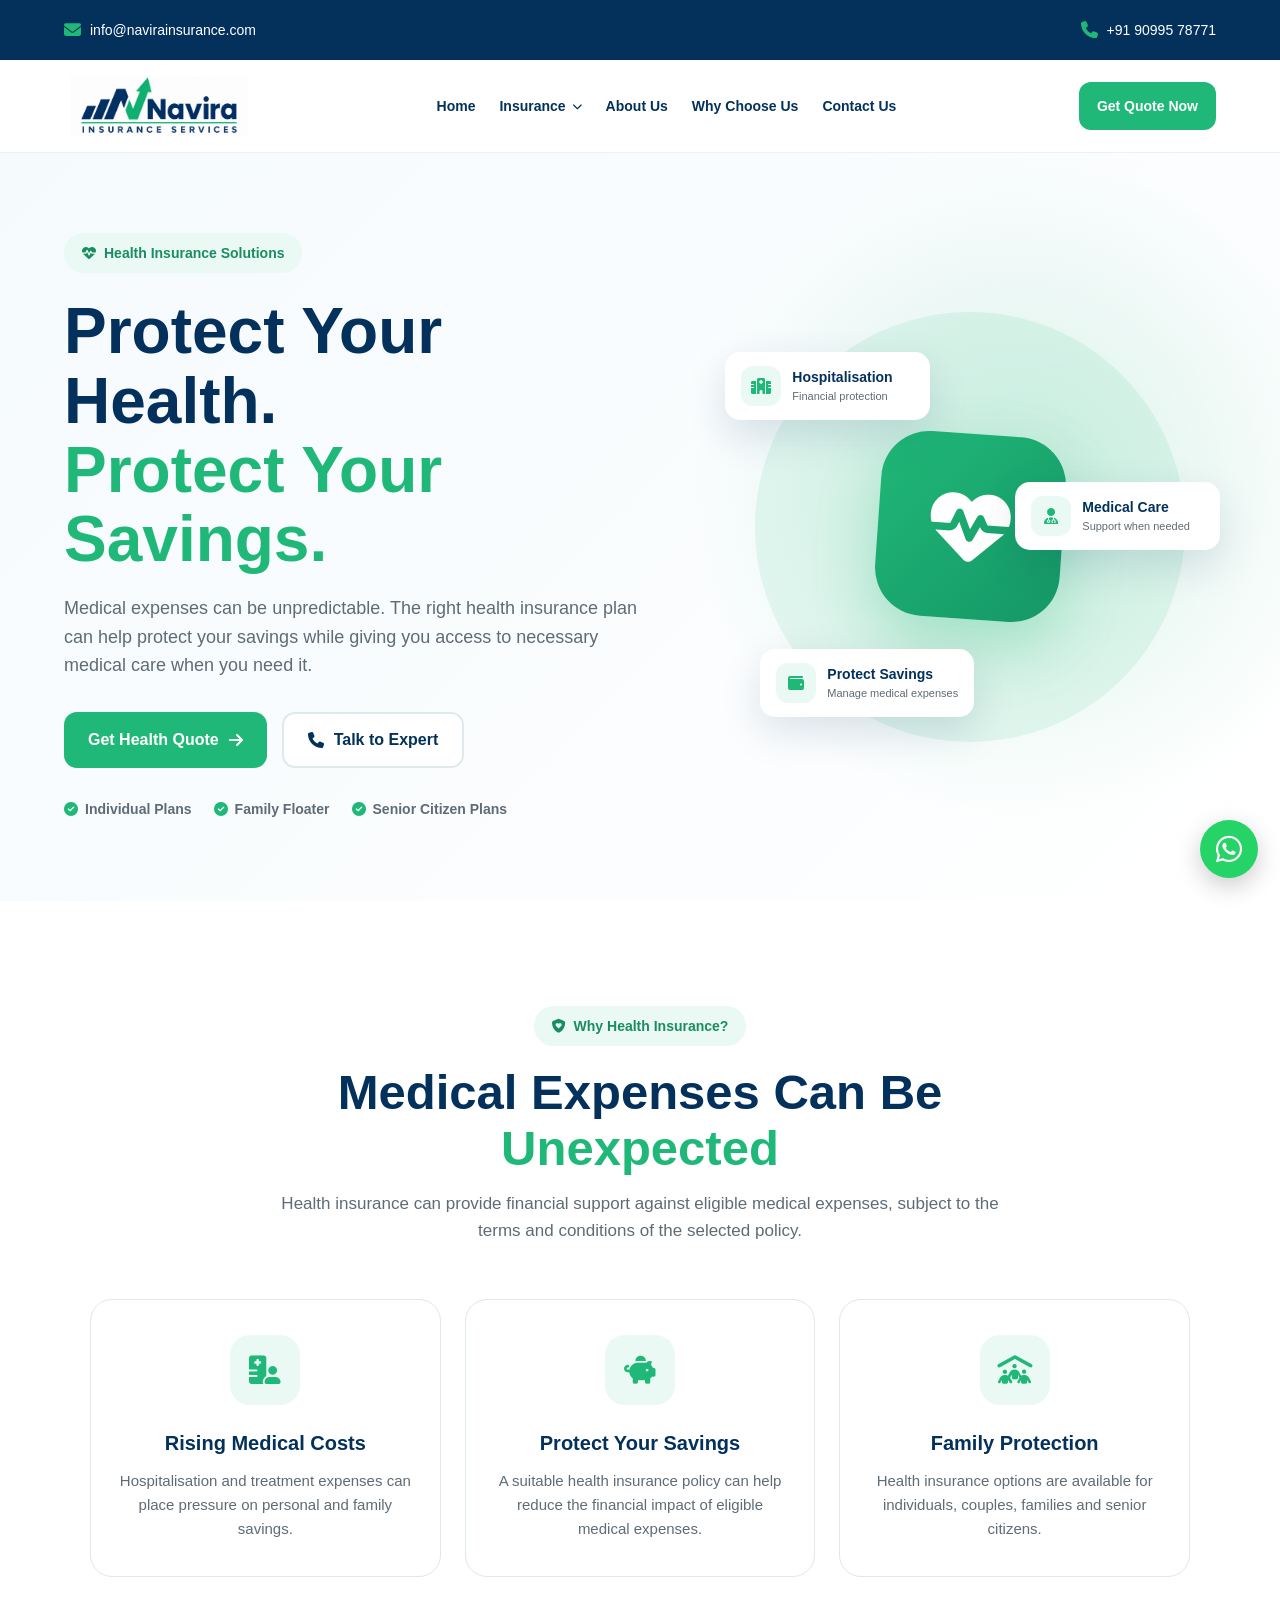
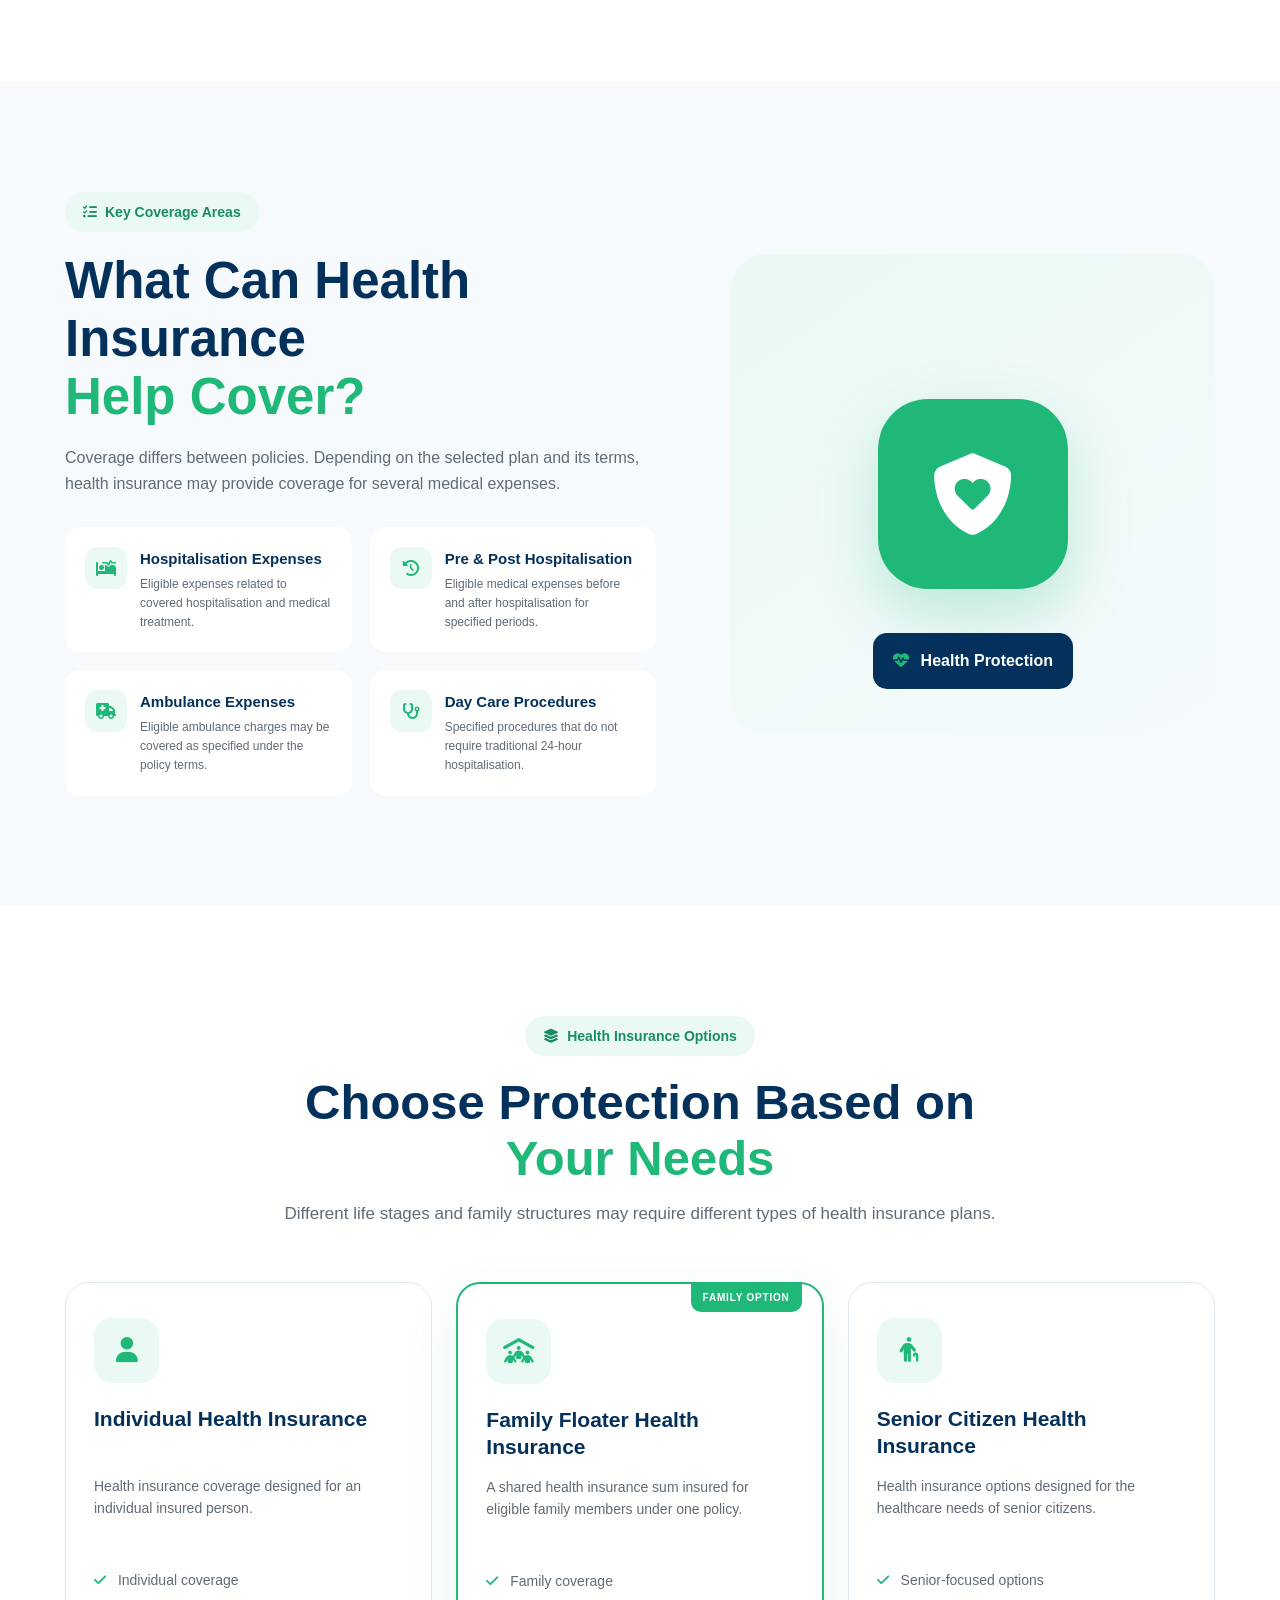
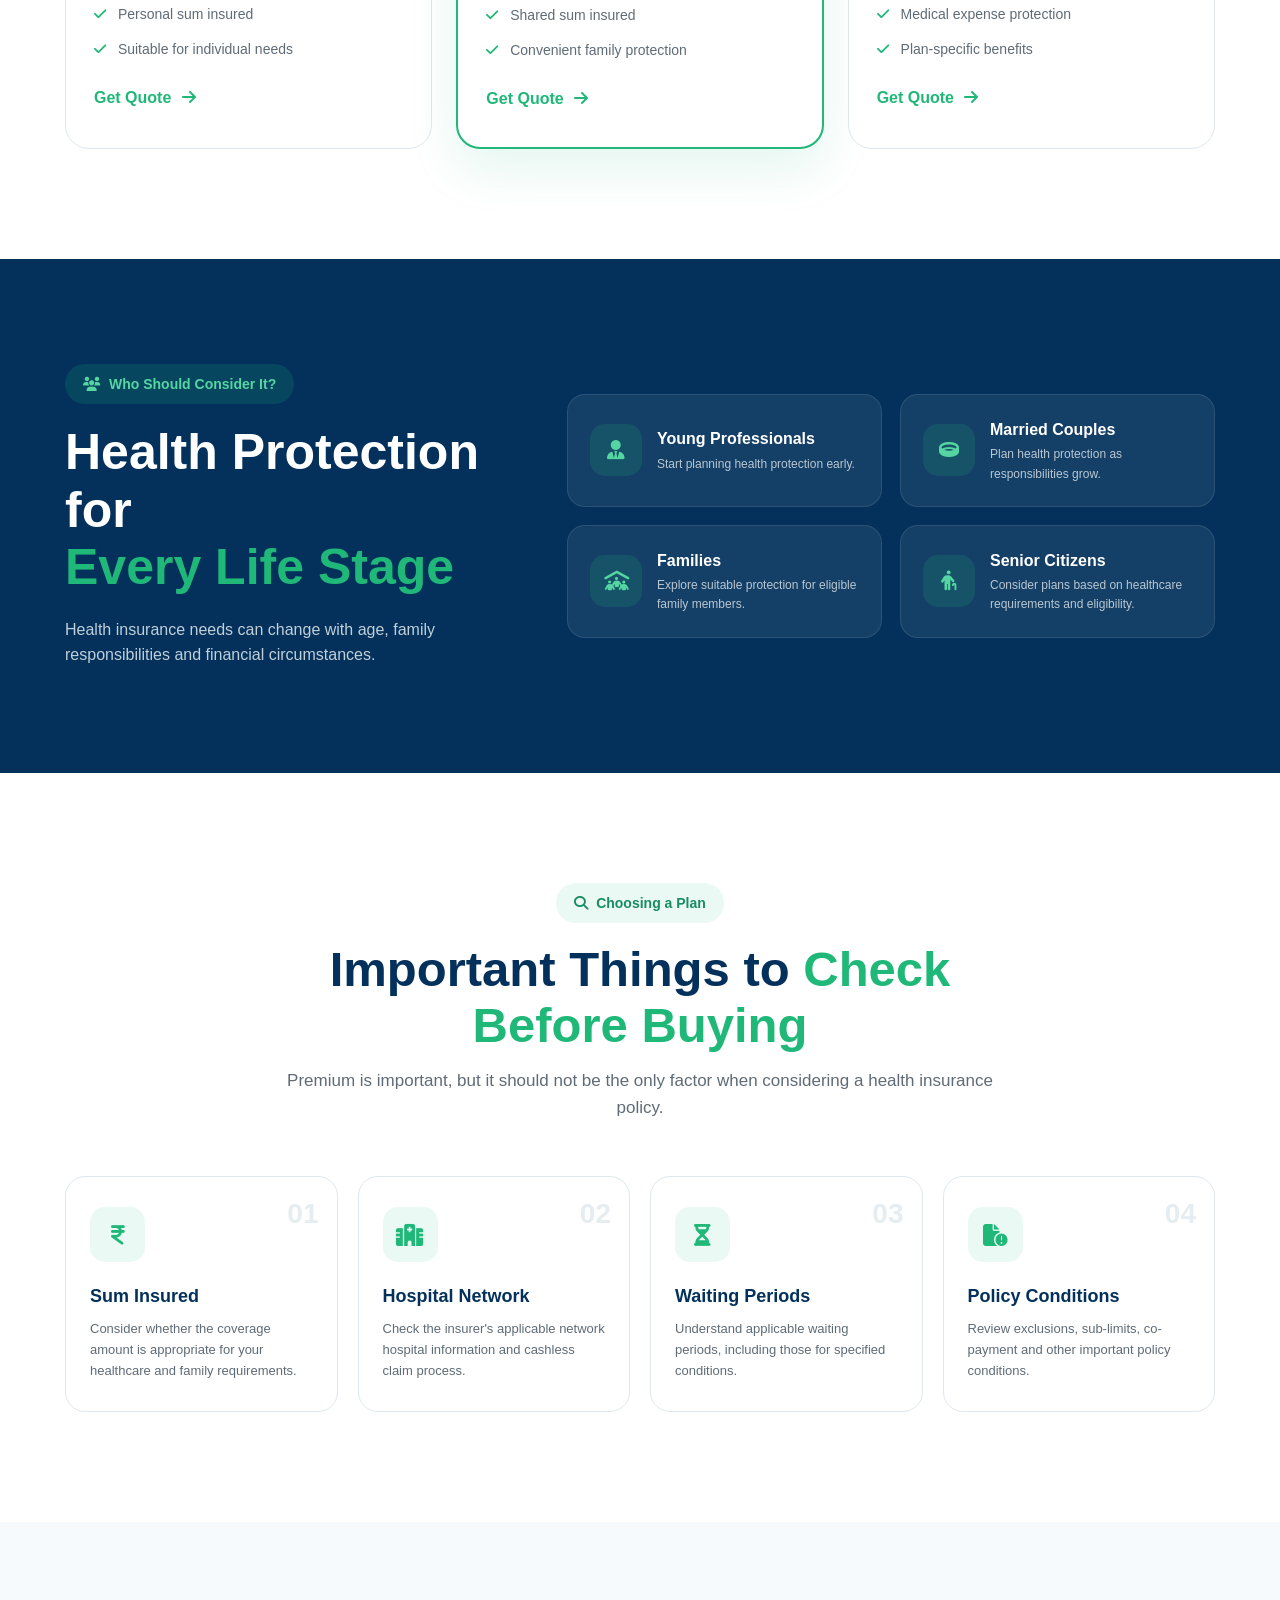
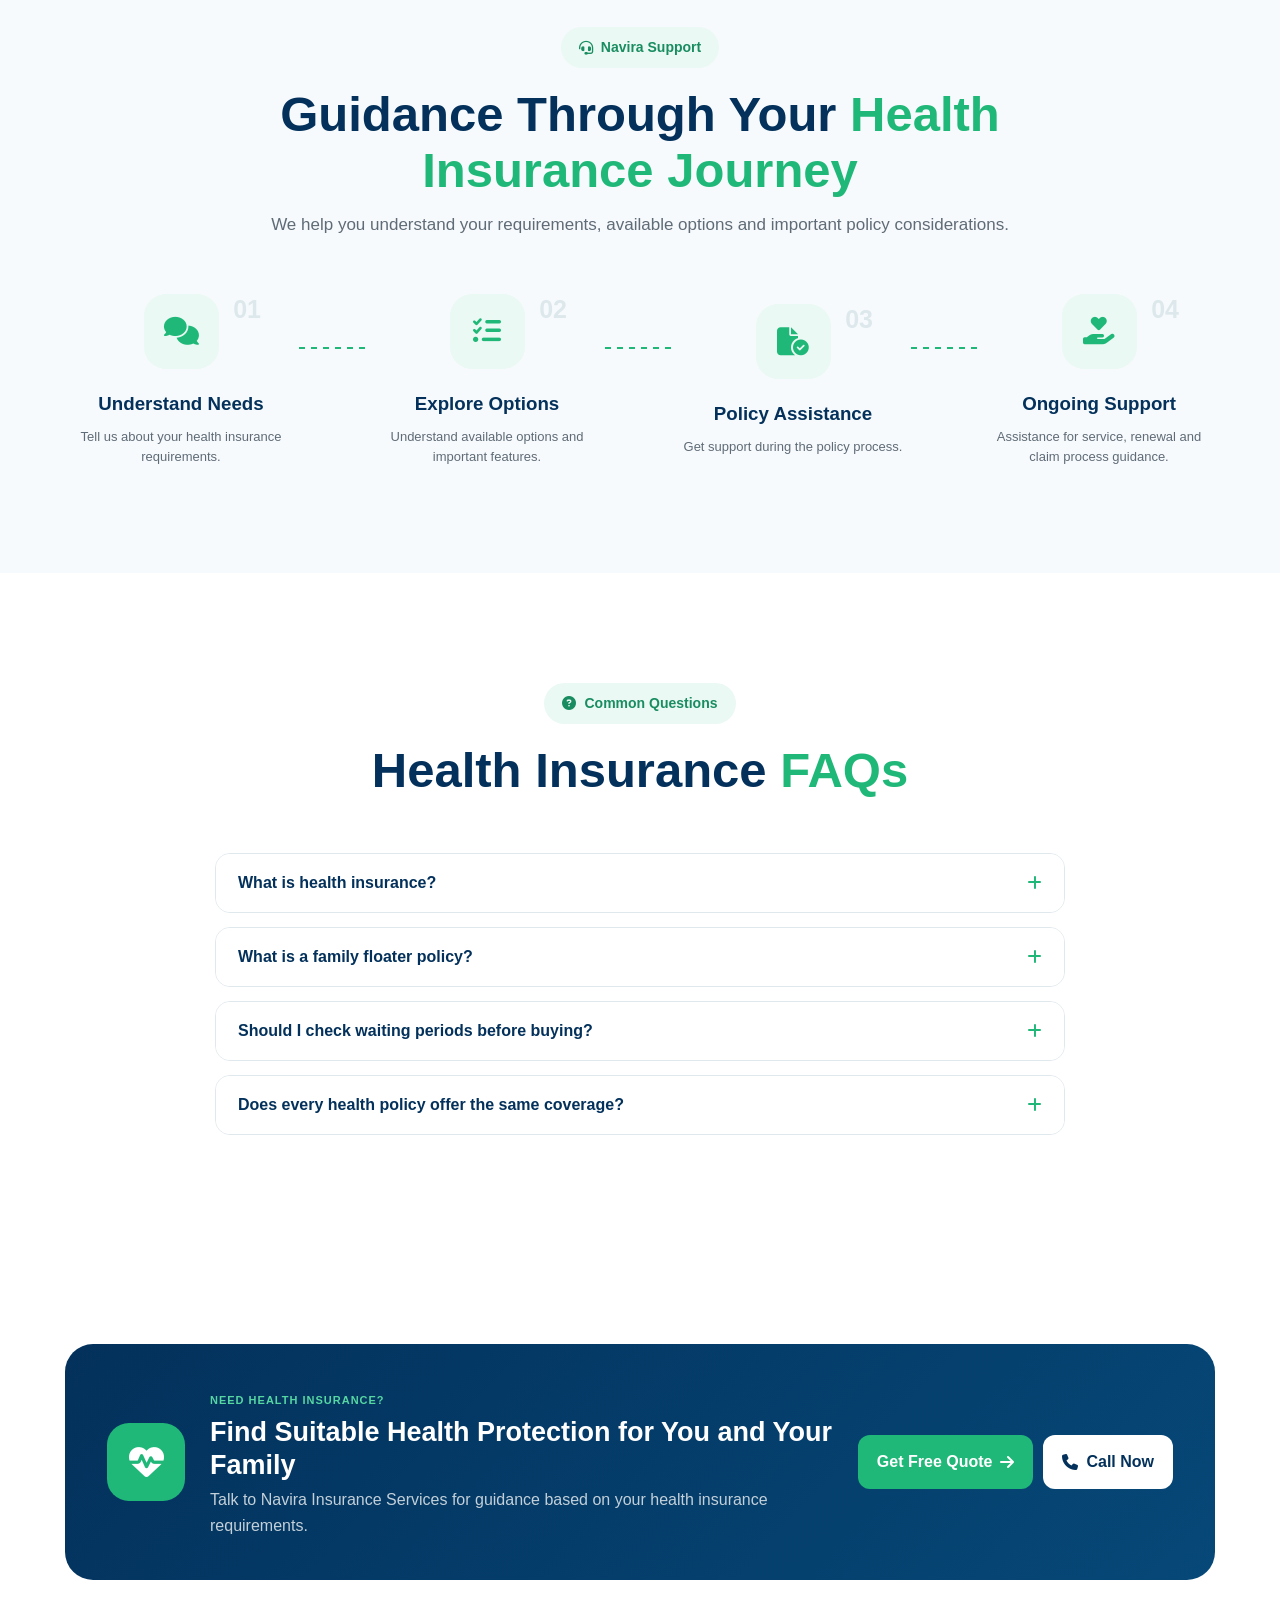
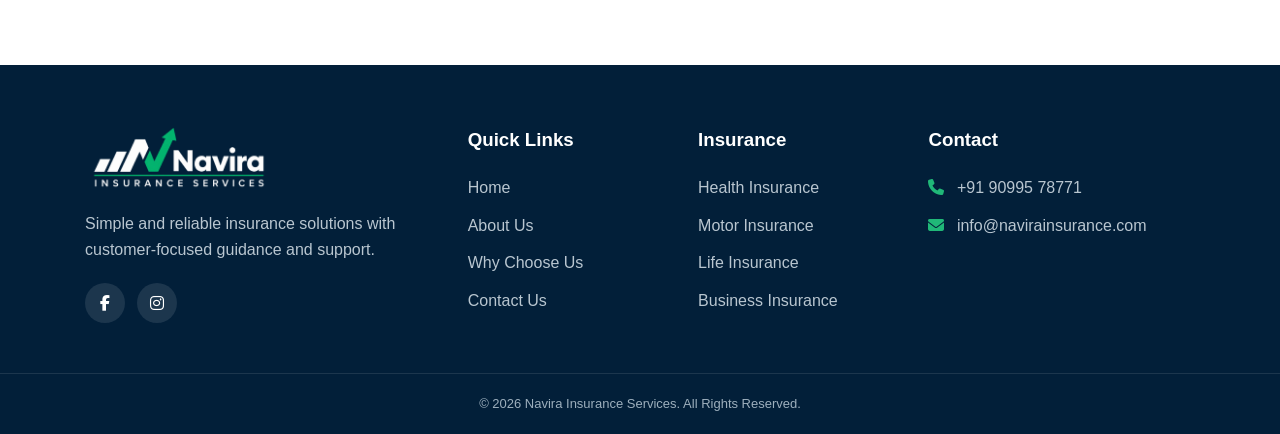
<file: health-insurance.html>
<!DOCTYPE html>
<html lang="en">

<head>

  <meta charset="UTF-8">

  <meta name="viewport"
        content="width=device-width, initial-scale=1.0">

  <title>
    Health Insurance | Navira Insurance Services
  </title>

  <meta name="description"
        content="Explore health insurance solutions for individuals, families and senior citizens with guidance and support from Navira Insurance Services.">

  <!-- Font Awesome -->
  <link rel="stylesheet"
        href="https://cdnjs.cloudflare.com/ajax/libs/font-awesome/6.5.2/css/all.min.css">

  <!-- Page CSS -->
  <link rel="stylesheet"
        href="css/health-insurance.css">

</head>


<body>


<!-- ========================================
     TOP BAR
======================================== -->

<div class="topbar">

  <a href="mailto:info@navirainsurance.com"
     class="topbar-item">

    <i class="fa-solid fa-envelope"></i>

    <span>info@navirainsurance.com</span>

  </a>


  <a href="tel:+919099578771"
     class="topbar-item">

    <i class="fa-solid fa-phone"></i>

    <span>+91 90995 78771</span>

  </a>

</div>



<!-- ========================================
     HEADER
======================================== -->

<header class="main-header">

  <div class="navbar">


    <a href="index.html"
       class="logo">

      <img src="images/navira_header_logo.png"
           alt="Navira Insurance Services">

    </a>



    <nav class="nav-links"
         id="navLinks">

      <a href="index.html">
        Home
      </a>


      <div class="nav-dropdown">

        <button class="dropdown-title"
                id="insuranceDropdown">

          Insurance

          <i class="fa-solid fa-chevron-down"></i>

        </button>


        <div class="dropdown-menu"
             id="insuranceMenu">

          <a href="health-insurance.html"
             class="active">
            Health Insurance
          </a>

          <a href="motor-insurance.html">
            Motor Insurance
          </a>

          <a href="life-insurance.html">
            Life Insurance
          </a>

          <a href="business-insurance.html">
            Business Insurance
          </a>

        </div>

      </div>


      <a href="about.html">
        About Us
      </a>


      <a href="why-choose-us.html">
        Why Choose Us
      </a>


      <a href="contact.html">
        Contact Us
      </a>

    </nav>



    <div class="header-actions">

      <a href="contact.html"
         class="quote-btn">

        Get Quote Now

      </a>


      <button class="menu-btn"
              id="menuBtn"
              aria-label="Open Menu">

        <i class="fa-solid fa-bars"></i>

      </button>

    </div>

  </div>

</header>



<!-- ========================================
     HERO SECTION
======================================== -->

<section class="health-hero">


  <div class="hero-content">


    <div class="hero-badge">

      <i class="fa-solid fa-heart-pulse"></i>

      Health Insurance Solutions

    </div>


    <h1>

      Protect Your Health.

      <span>
        Protect Your Savings.
      </span>

    </h1>


    <p>

      Medical expenses can be unpredictable.
      The right health insurance plan can help
      protect your savings while giving you access
      to necessary medical care when you need it.

    </p>



    <div class="hero-actions">

      <a href="contact.html"
         class="primary-btn">

        Get Health Quote

        <i class="fa-solid fa-arrow-right"></i>

      </a>


      <a href="tel:+919099578771"
         class="secondary-btn">

        <i class="fa-solid fa-phone"></i>

        Talk to Expert

      </a>

    </div>



    <div class="hero-points">

      <div>

        <i class="fa-solid fa-circle-check"></i>

        Individual Plans

      </div>


      <div>

        <i class="fa-solid fa-circle-check"></i>

        Family Floater

      </div>


      <div>

        <i class="fa-solid fa-circle-check"></i>

        Senior Citizen Plans

      </div>

    </div>

  </div>



  <!-- HERO VISUAL -->

  <div class="hero-visual">

    <div class="health-visual-box">


      <div class="main-health-icon">

        <i class="fa-solid fa-heart-pulse"></i>

      </div>


      <div class="visual-card card-one">

        <span>

          <i class="fa-solid fa-hospital"></i>

        </span>

        <div>

          <strong>Hospitalisation</strong>

          <small>Financial protection</small>

        </div>

      </div>



      <div class="visual-card card-two">

        <span>

          <i class="fa-solid fa-user-doctor"></i>

        </span>

        <div>

          <strong>Medical Care</strong>

          <small>Support when needed</small>

        </div>

      </div>



      <div class="visual-card card-three">

        <span>

          <i class="fa-solid fa-wallet"></i>

        </span>

        <div>

          <strong>Protect Savings</strong>

          <small>Manage medical expenses</small>

        </div>

      </div>

    </div>

  </div>

</section>



<!-- ========================================
     WHY HEALTH INSURANCE
======================================== -->

<section class="why-health-section">


  <div class="section-heading">

    <div class="section-label">

      <i class="fa-solid fa-shield-heart"></i>

      Why Health Insurance?

    </div>


    <h2>

      Medical Expenses Can Be

      <span>Unexpected</span>

    </h2>


    <p>

      Health insurance can provide financial support
      against eligible medical expenses, subject to
      the terms and conditions of the selected policy.

    </p>

  </div>



  <div class="why-health-grid">


    <article class="info-card">

      <div class="info-icon">

        <i class="fa-solid fa-hospital-user"></i>

      </div>

      <h3>
        Rising Medical Costs
      </h3>

      <p>

        Hospitalisation and treatment expenses
        can place pressure on personal and family savings.

      </p>

    </article>



    <article class="info-card">

      <div class="info-icon">

        <i class="fa-solid fa-piggy-bank"></i>

      </div>

      <h3>
        Protect Your Savings
      </h3>

      <p>

        A suitable health insurance policy can help
        reduce the financial impact of eligible medical expenses.

      </p>

    </article>



    <article class="info-card">

      <div class="info-icon">

        <i class="fa-solid fa-people-roof"></i>

      </div>

      <h3>
        Family Protection
      </h3>

      <p>

        Health insurance options are available for
        individuals, couples, families and senior citizens.

      </p>

    </article>

  </div>

</section>



<!-- ========================================
     COVERAGE SECTION
======================================== -->

<section class="coverage-section">


  <div class="coverage-wrapper">


    <div class="coverage-content">


      <div class="section-label">

        <i class="fa-solid fa-list-check"></i>

        Key Coverage Areas

      </div>


      <h2>

        What Can Health Insurance

        <span>Help Cover?</span>

      </h2>


      <p>

        Coverage differs between policies.
        Depending on the selected plan and its terms,
        health insurance may provide coverage for
        several medical expenses.

      </p>



      <div class="coverage-list">


        <div class="coverage-item">

          <span>

            <i class="fa-solid fa-bed-pulse"></i>

          </span>

          <div>

            <h3>Hospitalisation Expenses</h3>

            <p>
              Eligible expenses related to covered
              hospitalisation and medical treatment.
            </p>

          </div>

        </div>



        <div class="coverage-item">

          <span>

            <i class="fa-solid fa-clock-rotate-left"></i>

          </span>

          <div>

            <h3>Pre & Post Hospitalisation</h3>

            <p>
              Eligible medical expenses before and after
              hospitalisation for specified periods.
            </p>

          </div>

        </div>



        <div class="coverage-item">

          <span>

            <i class="fa-solid fa-truck-medical"></i>

          </span>

          <div>

            <h3>Ambulance Expenses</h3>

            <p>
              Eligible ambulance charges may be covered
              as specified under the policy terms.
            </p>

          </div>

        </div>



        <div class="coverage-item">

          <span>

            <i class="fa-solid fa-stethoscope"></i>

          </span>

          <div>

            <h3>Day Care Procedures</h3>

            <p>
              Specified procedures that do not require
              traditional 24-hour hospitalisation.
            </p>

          </div>

        </div>

      </div>

    </div>



    <!-- COVERAGE VISUAL -->

    <div class="coverage-visual">

      <div class="coverage-shield">

        <i class="fa-solid fa-shield-heart"></i>

      </div>


      <div class="protection-label">

        <i class="fa-solid fa-heart-pulse"></i>

        Health Protection

      </div>

    </div>

  </div>

</section>



<!-- ========================================
     PLAN TYPES
======================================== -->

<section class="plans-section">


  <div class="section-heading">

    <div class="section-label">

      <i class="fa-solid fa-layer-group"></i>

      Health Insurance Options

    </div>


    <h2>

      Choose Protection Based on

      <span>Your Needs</span>

    </h2>


    <p>

      Different life stages and family structures
      may require different types of health insurance plans.

    </p>

  </div>



  <div class="plans-grid">


    <!-- INDIVIDUAL -->

    <article class="plan-card">

      <div class="plan-icon">

        <i class="fa-solid fa-user"></i>

      </div>

      <h3>
        Individual Health Insurance
      </h3>

      <p>

        Health insurance coverage designed for
        an individual insured person.

      </p>

      <ul>

        <li>
          <i class="fa-solid fa-check"></i>
          Individual coverage
        </li>

        <li>
          <i class="fa-solid fa-check"></i>
          Personal sum insured
        </li>

        <li>
          <i class="fa-solid fa-check"></i>
          Suitable for individual needs
        </li>

      </ul>

      <a href="contact.html">

        Get Quote

        <i class="fa-solid fa-arrow-right"></i>

      </a>

    </article>



    <!-- FAMILY -->

    <article class="plan-card featured">

      <div class="popular-tag">
        FAMILY OPTION
      </div>

      <div class="plan-icon">

        <i class="fa-solid fa-people-roof"></i>

      </div>

      <h3>
        Family Floater Health Insurance
      </h3>

      <p>

        A shared health insurance sum insured
        for eligible family members under one policy.

      </p>

      <ul>

        <li>
          <i class="fa-solid fa-check"></i>
          Family coverage
        </li>

        <li>
          <i class="fa-solid fa-check"></i>
          Shared sum insured
        </li>

        <li>
          <i class="fa-solid fa-check"></i>
          Convenient family protection
        </li>

      </ul>

      <a href="contact.html">

        Get Quote

        <i class="fa-solid fa-arrow-right"></i>

      </a>

    </article>



    <!-- SENIOR -->

    <article class="plan-card">

      <div class="plan-icon">

        <i class="fa-solid fa-person-cane"></i>

      </div>

      <h3>
        Senior Citizen Health Insurance
      </h3>

      <p>

        Health insurance options designed for
        the healthcare needs of senior citizens.

      </p>

      <ul>

        <li>
          <i class="fa-solid fa-check"></i>
          Senior-focused options
        </li>

        <li>
          <i class="fa-solid fa-check"></i>
          Medical expense protection
        </li>

        <li>
          <i class="fa-solid fa-check"></i>
          Plan-specific benefits
        </li>

      </ul>

      <a href="contact.html">

        Get Quote

        <i class="fa-solid fa-arrow-right"></i>

      </a>

    </article>

  </div>

</section>



<!-- ========================================
     WHO SHOULD CONSIDER
======================================== -->

<section class="who-section">


  <div class="who-wrapper">


    <div class="who-content">

      <div class="section-label dark-label">

        <i class="fa-solid fa-users"></i>

        Who Should Consider It?

      </div>


      <h2>

        Health Protection for

        <span>Every Life Stage</span>

      </h2>


      <p>

        Health insurance needs can change with age,
        family responsibilities and financial circumstances.

      </p>

    </div>



    <div class="who-grid">


      <div class="who-card">

        <span>

          <i class="fa-solid fa-user-tie"></i>

        </span>

        <div>

          <h3>Young Professionals</h3>

          <p>
            Start planning health protection early.
          </p>

        </div>

      </div>



      <div class="who-card">

        <span>

          <i class="fa-solid fa-ring"></i>

        </span>

        <div>

          <h3>Married Couples</h3>

          <p>
            Plan health protection as responsibilities grow.
          </p>

        </div>

      </div>



      <div class="who-card">

        <span>

          <i class="fa-solid fa-people-roof"></i>

        </span>

        <div>

          <h3>Families</h3>

          <p>
            Explore suitable protection for eligible family members.
          </p>

        </div>

      </div>



      <div class="who-card">

        <span>

          <i class="fa-solid fa-person-cane"></i>

        </span>

        <div>

          <h3>Senior Citizens</h3>

          <p>
            Consider plans based on healthcare requirements and eligibility.
          </p>

        </div>

      </div>

    </div>

  </div>

</section>



<!-- ========================================
     HOW TO CHOOSE
======================================== -->

<section class="choose-plan-section">


  <div class="section-heading">

    <div class="section-label">

      <i class="fa-solid fa-magnifying-glass"></i>

      Choosing a Plan

    </div>


    <h2>

      Important Things to

      <span>Check Before Buying</span>

    </h2>


    <p>

      Premium is important, but it should not be
      the only factor when considering a health insurance policy.

    </p>

  </div>



  <div class="check-grid">


    <div class="check-card">

      <div class="check-number">01</div>

      <i class="fa-solid fa-indian-rupee-sign"></i>

      <h3>Sum Insured</h3>

      <p>
        Consider whether the coverage amount is appropriate
        for your healthcare and family requirements.
      </p>

    </div>



    <div class="check-card">

      <div class="check-number">02</div>

      <i class="fa-solid fa-hospital"></i>

      <h3>Hospital Network</h3>

      <p>
        Check the insurer's applicable network hospital
        information and cashless claim process.
      </p>

    </div>



    <div class="check-card">

      <div class="check-number">03</div>

      <i class="fa-solid fa-hourglass-half"></i>

      <h3>Waiting Periods</h3>

      <p>
        Understand applicable waiting periods,
        including those for specified conditions.
      </p>

    </div>



    <div class="check-card">

      <div class="check-number">04</div>

      <i class="fa-solid fa-file-circle-exclamation"></i>

      <h3>Policy Conditions</h3>

      <p>
        Review exclusions, sub-limits, co-payment
        and other important policy conditions.
      </p>

    </div>

  </div>

</section>



<!-- ========================================
     NAVIRA SUPPORT PROCESS
======================================== -->

<section class="support-section">


  <div class="section-heading light-heading">

    <div class="section-label support-label">

      <i class="fa-solid fa-headset"></i>

      Navira Support

    </div>


    <h2>

      Guidance Through Your

      <span>Health Insurance Journey</span>

    </h2>


    <p>

      We help you understand your requirements,
      available options and important policy considerations.

    </p>

  </div>



  <div class="support-steps">


    <div class="support-step">

      <div class="step-number">
        01
      </div>

      <div class="step-icon">

        <i class="fa-solid fa-comments"></i>

      </div>

      <h3>
        Understand Needs
      </h3>

      <p>
        Tell us about your health insurance requirements.
      </p>

    </div>



    <div class="step-line"></div>



    <div class="support-step">

      <div class="step-number">
        02
      </div>

      <div class="step-icon">

        <i class="fa-solid fa-list-check"></i>

      </div>

      <h3>
        Explore Options
      </h3>

      <p>
        Understand available options and important features.
      </p>

    </div>



    <div class="step-line"></div>



    <div class="support-step">

      <div class="step-number">
        03
      </div>

      <div class="step-icon">

        <i class="fa-solid fa-file-circle-check"></i>

      </div>

      <h3>
        Policy Assistance
      </h3>

      <p>
        Get support during the policy process.
      </p>

    </div>



    <div class="step-line"></div>



    <div class="support-step">

      <div class="step-number">
        04
      </div>

      <div class="step-icon">

        <i class="fa-solid fa-hand-holding-heart"></i>

      </div>

      <h3>
        Ongoing Support
      </h3>

      <p>
        Assistance for service, renewal and claim process guidance.
      </p>

    </div>

  </div>

</section>



<!-- ========================================
     FAQ
======================================== -->

<section class="faq-section">


  <div class="section-heading">

    <div class="section-label">

      <i class="fa-solid fa-circle-question"></i>

      Common Questions

    </div>


    <h2>

      Health Insurance

      <span>FAQs</span>

    </h2>

  </div>



  <div class="faq-container">


    <div class="faq-item">

      <button class="faq-question">

        What is health insurance?

        <i class="fa-solid fa-plus"></i>

      </button>

      <div class="faq-answer">

        <p>

          Health insurance is a type of insurance policy
          that provides coverage for eligible medical expenses
          according to the policy terms, conditions and limits.

        </p>

      </div>

    </div>



    <div class="faq-item">

      <button class="faq-question">

        What is a family floater policy?

        <i class="fa-solid fa-plus"></i>

      </button>

      <div class="faq-answer">

        <p>

          A family floater policy generally provides a shared
          sum insured for eligible family members covered under
          the same policy, subject to policy conditions.

        </p>

      </div>

    </div>



    <div class="faq-item">

      <button class="faq-question">

        Should I check waiting periods before buying?

        <i class="fa-solid fa-plus"></i>

      </button>

      <div class="faq-answer">

        <p>

          Yes. Waiting periods are an important policy condition.
          The applicable waiting periods should be reviewed before
          selecting a health insurance plan.

        </p>

      </div>

    </div>



    <div class="faq-item">

      <button class="faq-question">

        Does every health policy offer the same coverage?

        <i class="fa-solid fa-plus"></i>

      </button>

      <div class="faq-answer">

        <p>

          No. Benefits, exclusions, waiting periods, limits
          and other conditions can differ between policies.
          Always review the specific policy wording and terms.

        </p>

      </div>

    </div>

  </div>

</section>



<!-- ========================================
     FINAL CTA
======================================== -->

<section class="final-cta">

  <div class="cta-box">


    <div class="cta-icon">

      <i class="fa-solid fa-heart-pulse"></i>

    </div>


    <div class="cta-content">

      <span>
        NEED HEALTH INSURANCE?
      </span>

      <h2>
        Find Suitable Health Protection for You and Your Family
      </h2>

      <p>
        Talk to Navira Insurance Services for guidance
        based on your health insurance requirements.
      </p>

    </div>


    <div class="cta-actions">

      <a href="contact.html"
         class="cta-primary">

        Get Free Quote

        <i class="fa-solid fa-arrow-right"></i>

      </a>


      <a href="tel:+919099578771"
         class="cta-secondary">

        <i class="fa-solid fa-phone"></i>

        Call Now

      </a>

    </div>

  </div>

</section>



<!-- ========================================
     FOOTER
======================================== -->

<footer class="footer">

  <div class="footer-container">


    <div class="footer-brand">

      <div class="footer-logo">

        <img src="images/navira_footer_logo.png"
             alt="Navira">

      </div>


      <p>

        Simple and reliable insurance solutions
        with customer-focused guidance and support.

      </p>


      <div class="social-links">

        <a href="#"
           aria-label="Facebook">

          <i class="fa-brands fa-facebook-f"></i>

        </a>


        <a href="#"
           aria-label="Instagram">

          <i class="fa-brands fa-instagram"></i>

        </a>

      </div>

    </div>



    <div class="footer-links">

      <h3>Quick Links</h3>

      <a href="index.html">Home</a>

      <a href="about.html">About Us</a>

      <a href="why-choose-us.html">Why Choose Us</a>

      <a href="contact.html">Contact Us</a>

    </div>



    <div class="footer-links">

      <h3>Insurance</h3>

      <a href="health-insurance.html">
        Health Insurance
      </a>

      <a href="motor-insurance.html">
        Motor Insurance
      </a>

      <a href="life-insurance.html">
        Life Insurance
      </a>

      <a href="business-insurance.html">
        Business Insurance
      </a>

    </div>



    <div class="footer-contact">

      <h3>Contact</h3>


      <a href="tel:+919099578771">

        <i class="fa-solid fa-phone"></i>

        +91 90995 78771

      </a>


      <a href="mailto:info@navirainsurance.com">

        <i class="fa-solid fa-envelope"></i>

        info@navirainsurance.com

      </a>

    </div>

  </div>


  <div class="footer-bottom">

    © 2026 Navira Insurance Services.
    All Rights Reserved.

  </div>

</footer>



<!-- WHATSAPP -->

<a href="https://wa.me/919099578771"
   class="floating-whatsapp"
   target="_blank"
   rel="noopener"
   aria-label="Chat on WhatsApp">

  <i class="fa-brands fa-whatsapp"></i>

</a>


<script src="js/health-insurance.js"></script>


</body>

</html>
</file>
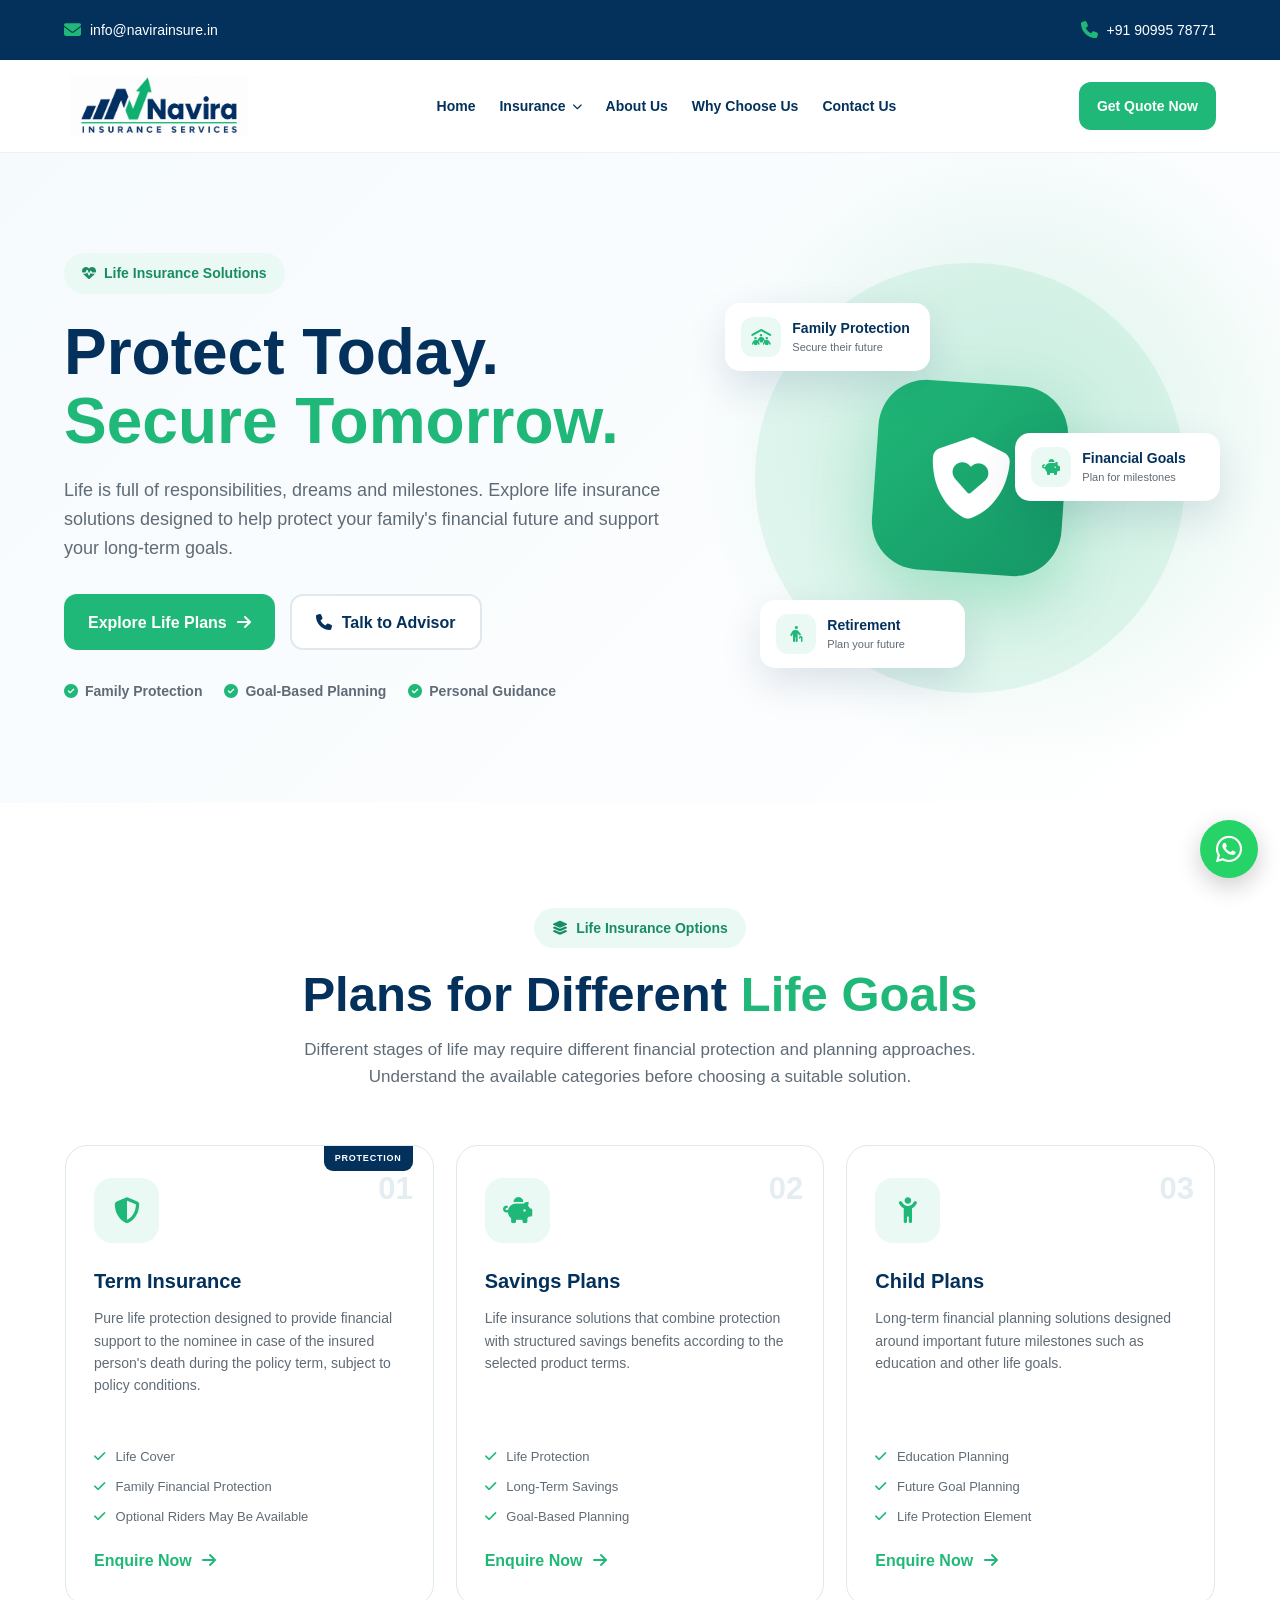
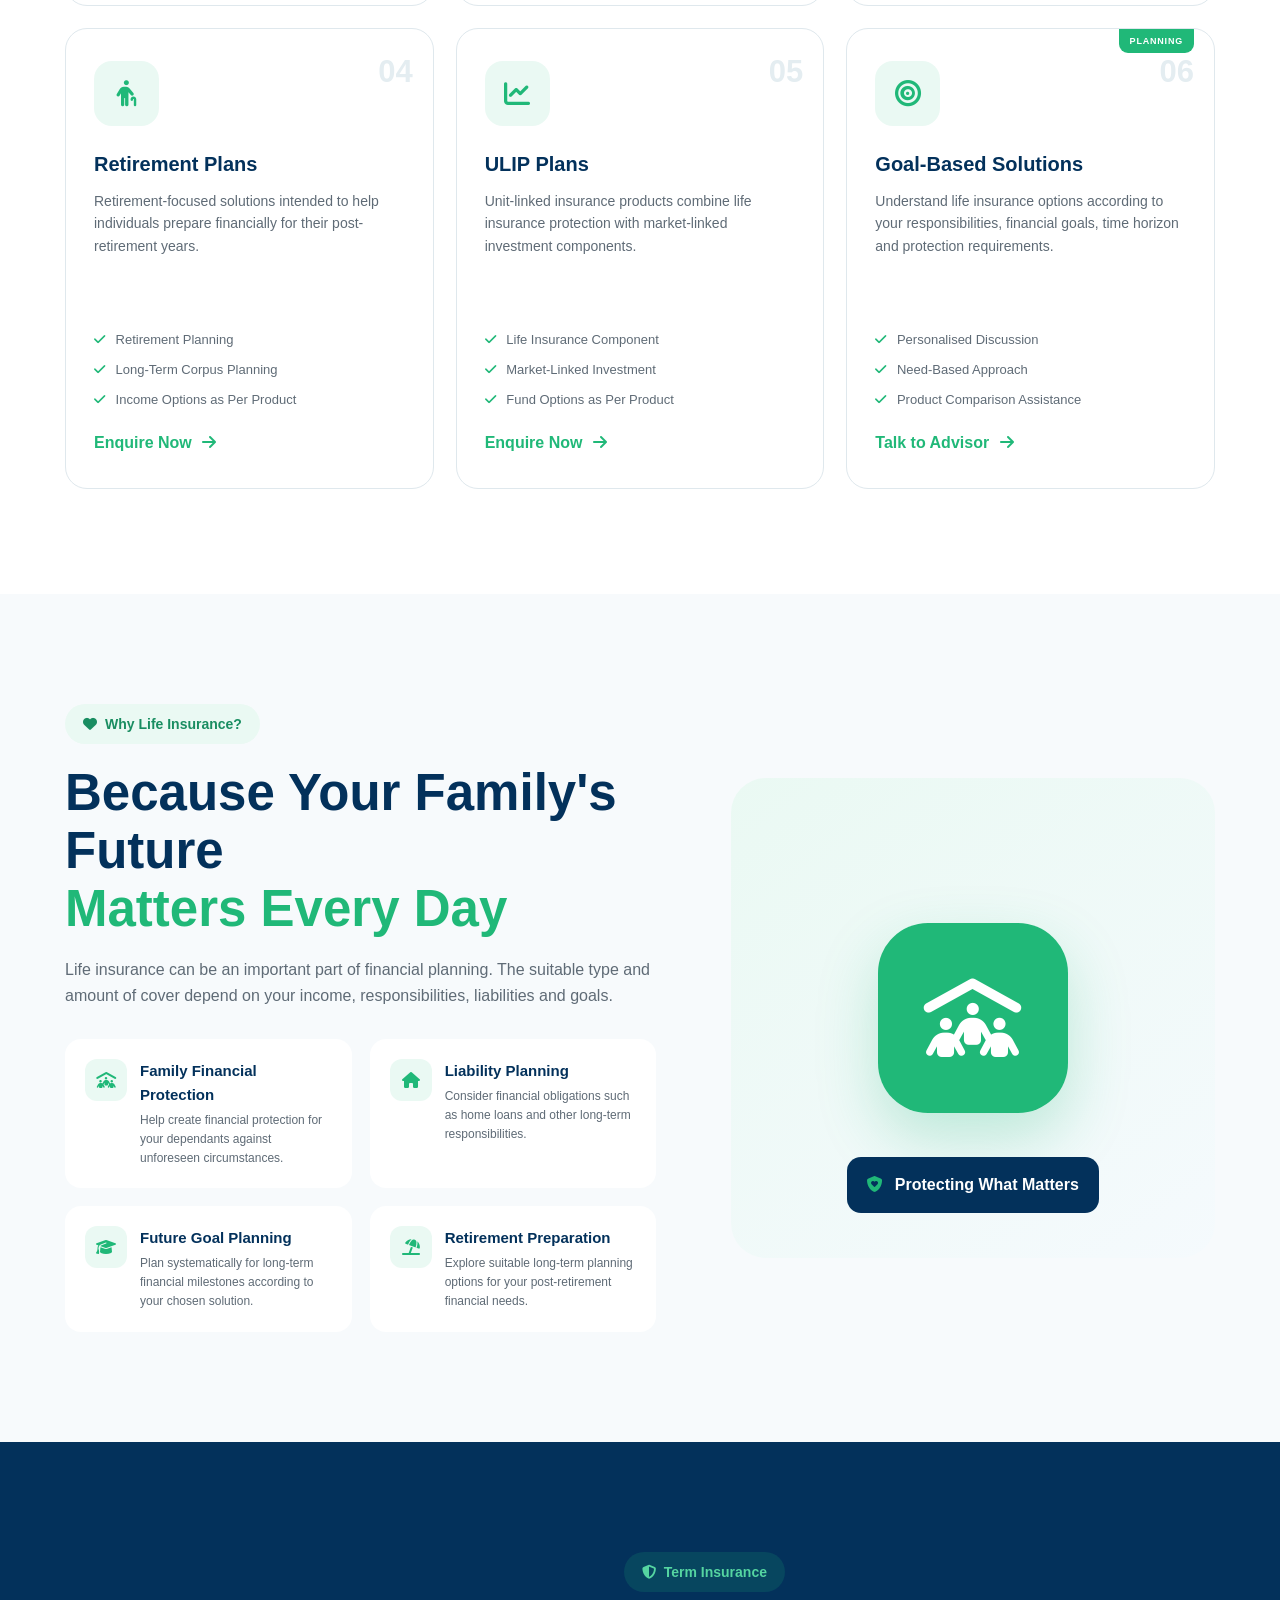
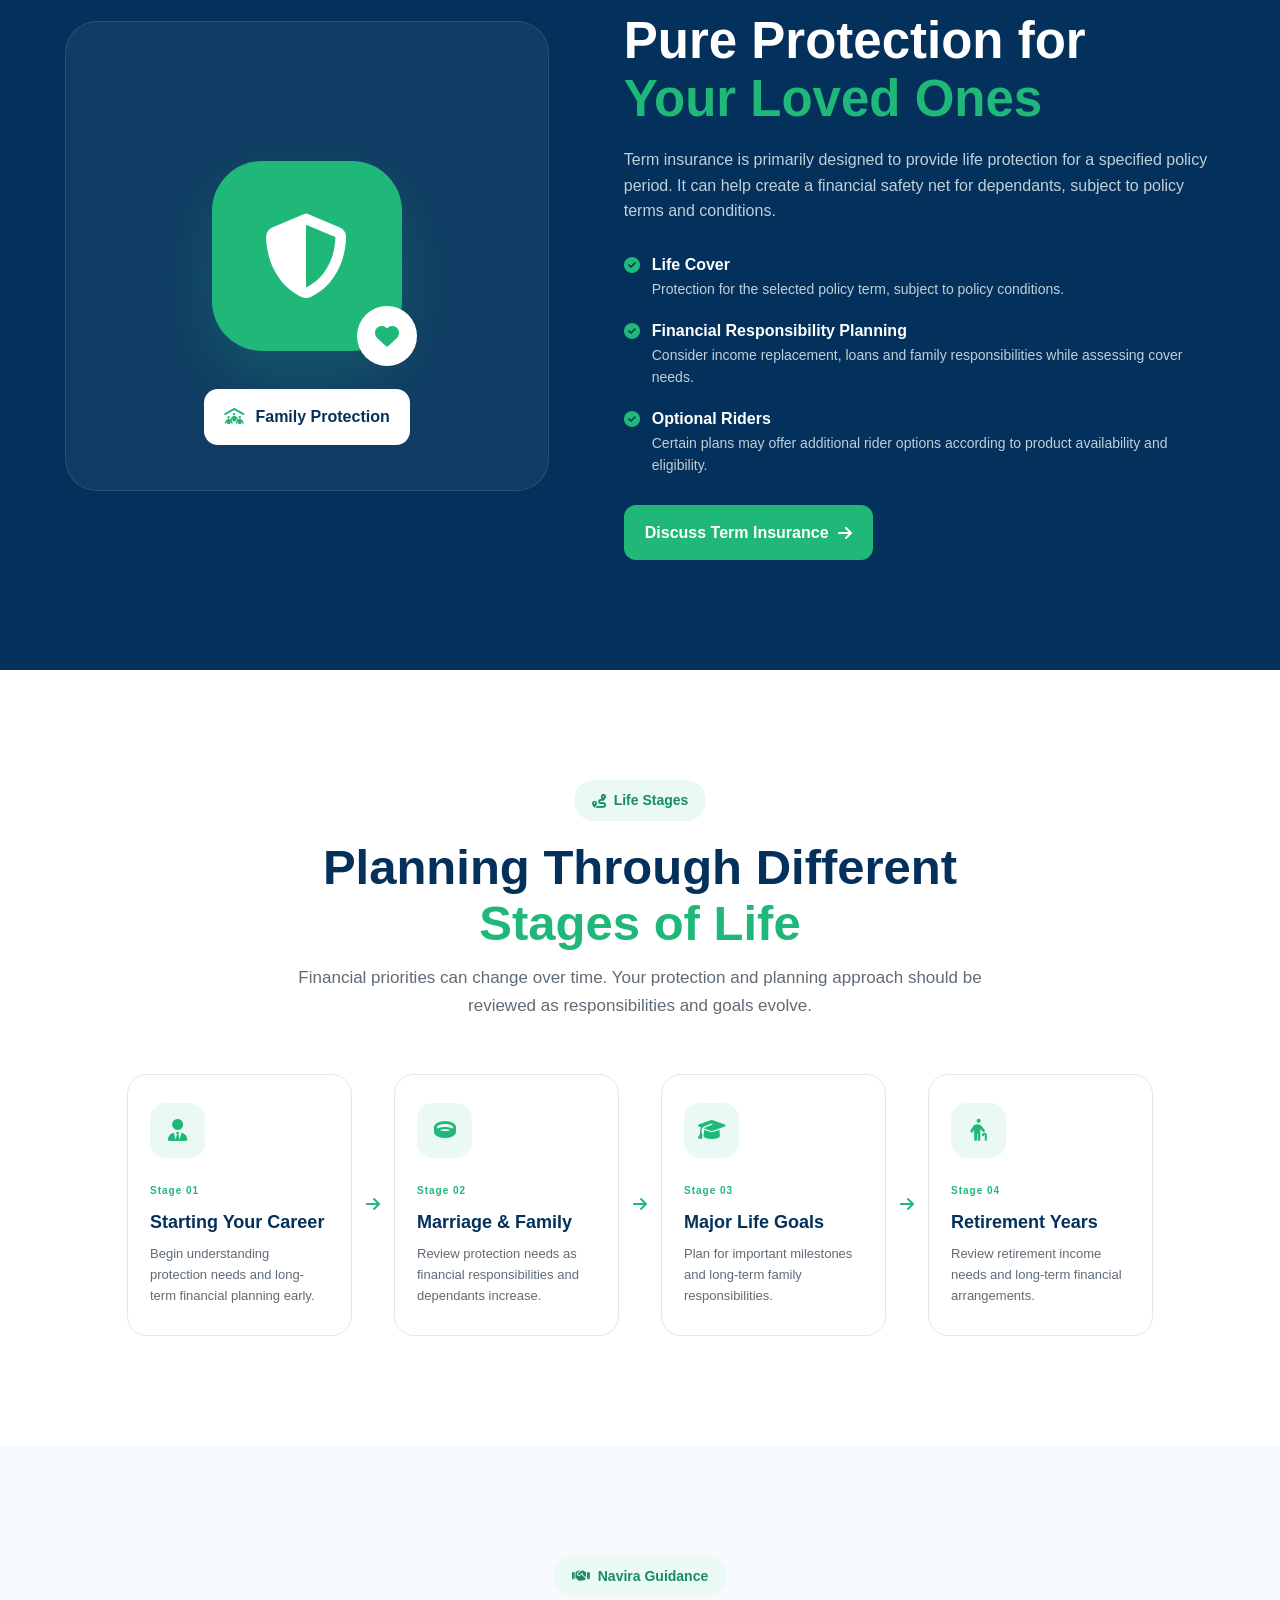
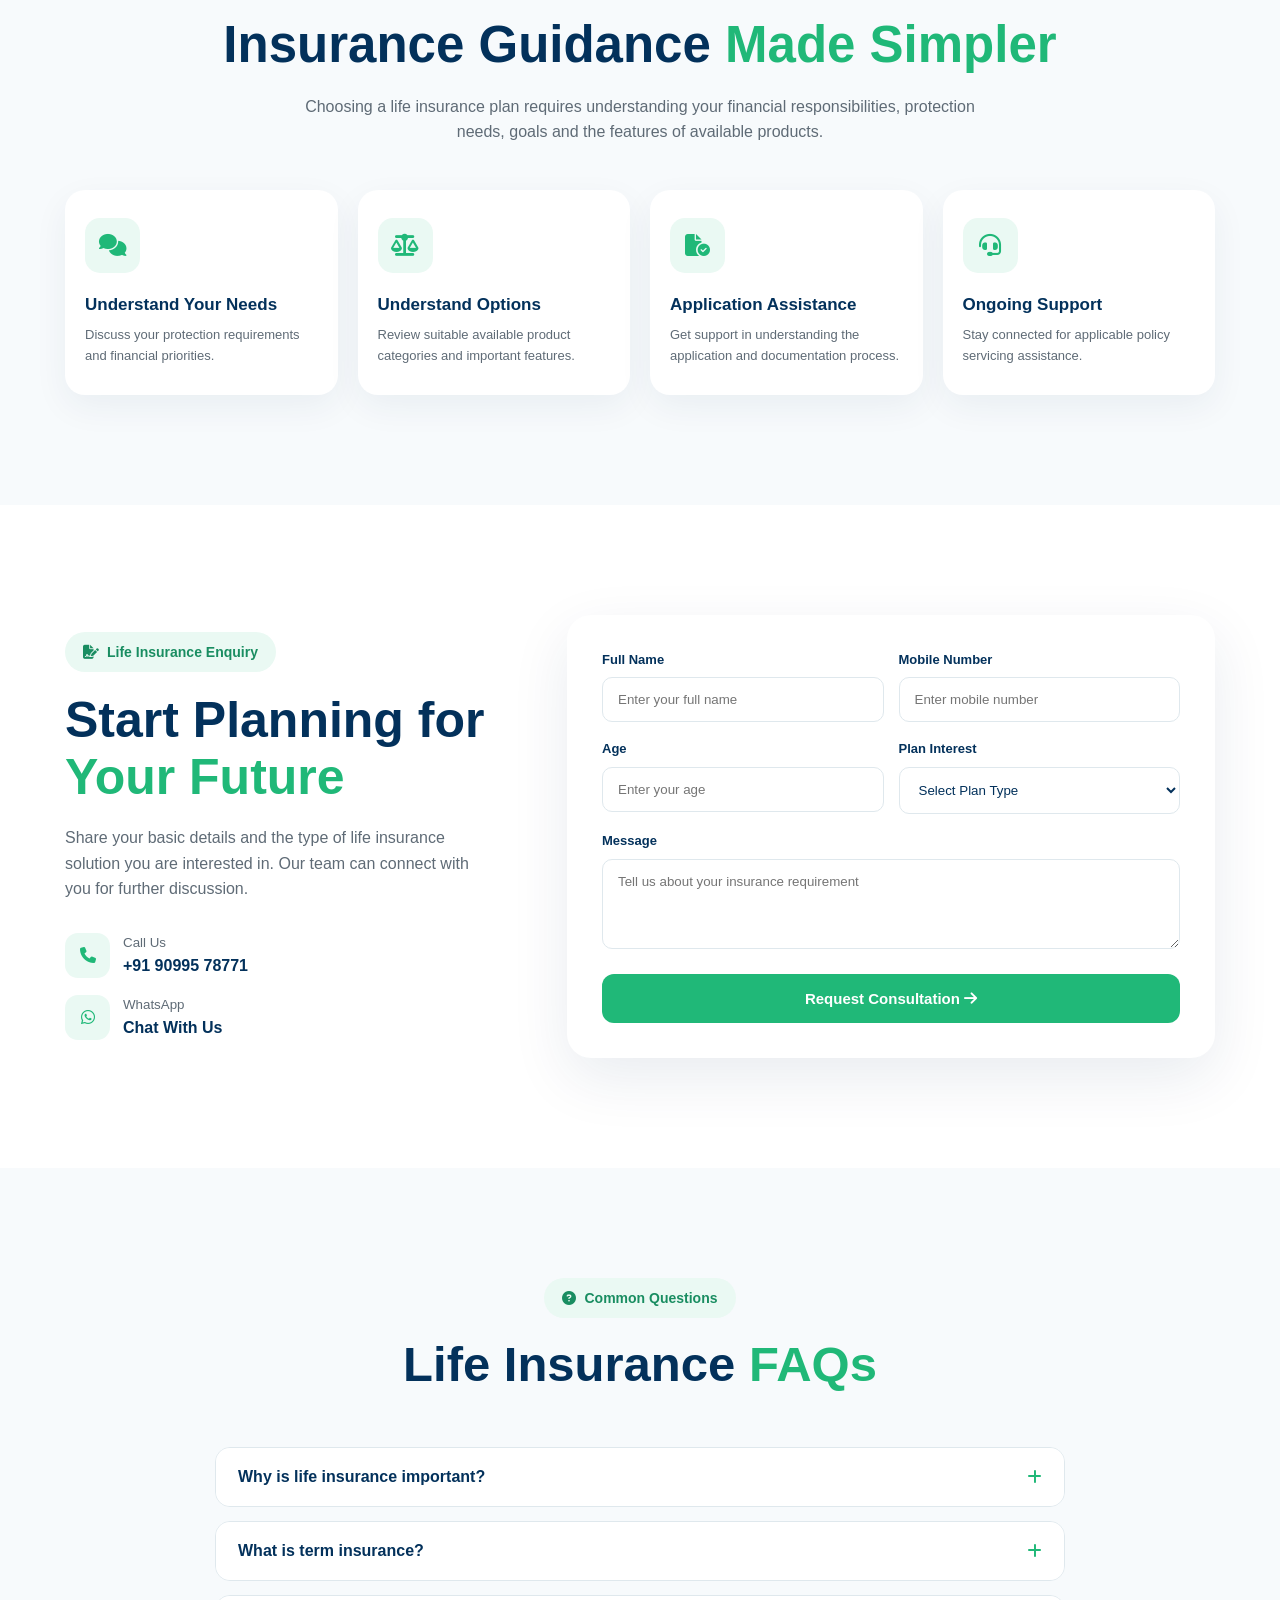
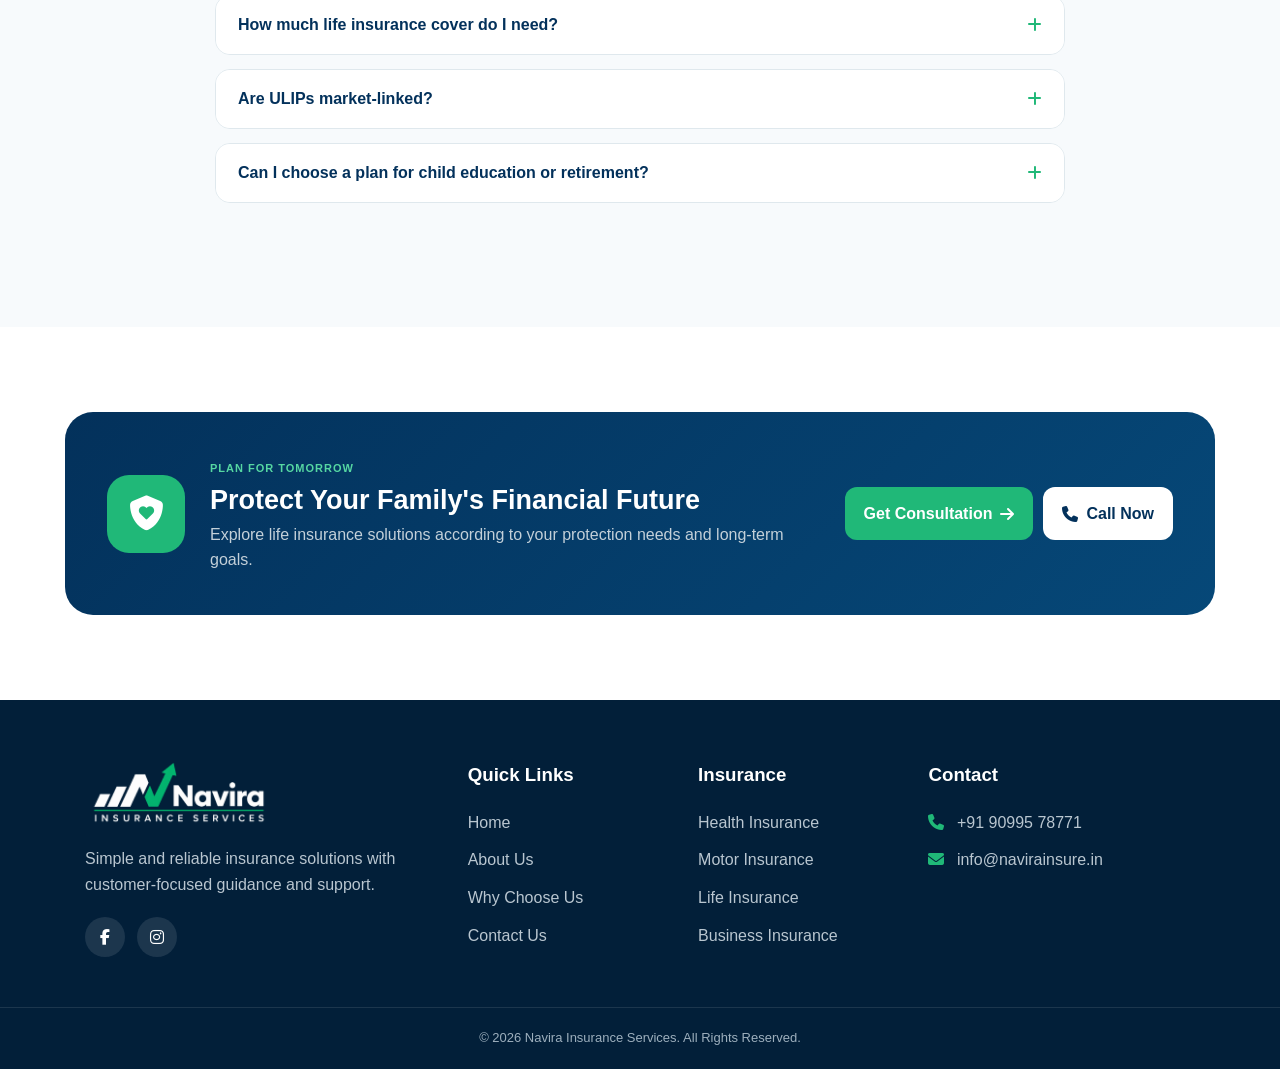
<file: life-insurance.html>
<!DOCTYPE html>
<html lang="en">

<head>
  <meta charset="UTF-8">

  <meta name="viewport"
        content="width=device-width, initial-scale=1.0">

  <title>Life Insurance | Navira Insurance Services</title>

  <meta name="description"
        content="Explore life insurance solutions including term insurance, savings plans, child plans, retirement plans and ULIPs with Navira Insurance Services.">

  <link rel="stylesheet"
        href="https://cdnjs.cloudflare.com/ajax/libs/font-awesome/6.5.2/css/all.min.css">

  <link rel="stylesheet"
        href="css/life-insurance.css">
</head>


<body>


<!-- =========================
     TOP BAR
========================= -->

<div class="topbar">

  <a href="mailto:info@navirainsure.in"
     class="topbar-item">

    <i class="fa-solid fa-envelope"></i>

    <span>info@navirainsure.in</span>

  </a>


  <a href="tel:+919099578771"
     class="topbar-item">

    <i class="fa-solid fa-phone"></i>

    <span>+91 90995 78771</span>

  </a>

</div>



<!-- =========================
     HEADER
========================= -->

<header class="main-header">

  <div class="navbar">


    <a href="index.html"
       class="logo">

      <img src="images/navira_header_logo.png"
           alt="Navira Insurance Services">

    </a>



    <nav class="nav-links"
         id="navLinks">


      <a href="index.html">
        Home
      </a>



      <div class="nav-dropdown">

        <button class="dropdown-title"
                id="insuranceDropdown">

          Insurance

          <i class="fa-solid fa-chevron-down"></i>

        </button>


        <div class="dropdown-menu">

          <a href="health-insurance.html">
            Health Insurance
          </a>

          <a href="motor-insurance.html">
            Motor Insurance
          </a>

          <a href="life-insurance.html"
             class="active">
            Life Insurance
          </a>

          <a href="business-insurance.html">
            Business Insurance
          </a>

        </div>

      </div>



      <a href="about.html">
        About Us
      </a>


      <a href="why-choose-us.html">
        Why Choose Us
      </a>


      <a href="contact.html">
        Contact Us
      </a>

    </nav>



    <div class="header-actions">

      <a href="#lifeQuote"
         class="quote-btn">

        Get Quote Now

      </a>


      <button class="menu-btn"
              id="menuBtn"
              aria-label="Open Menu">

        <i class="fa-solid fa-bars"></i>

      </button>

    </div>

  </div>

</header>



<!-- =========================
     HERO SECTION
========================= -->

<section class="life-hero">


  <div class="hero-content">


    <div class="hero-badge">

      <i class="fa-solid fa-heart-pulse"></i>

      Life Insurance Solutions

    </div>


    <h1>

      Protect Today.

      <span>Secure Tomorrow.</span>

    </h1>


    <p>

      Life is full of responsibilities, dreams and milestones.
      Explore life insurance solutions designed to help protect
      your family's financial future and support your long-term goals.

    </p>


    <div class="hero-actions">

      <a href="#lifeQuote"
         class="primary-btn">

        Explore Life Plans

        <i class="fa-solid fa-arrow-right"></i>

      </a>


      <a href="tel:+919099578771"
         class="secondary-btn">

        <i class="fa-solid fa-phone"></i>

        Talk to Advisor

      </a>

    </div>


    <div class="hero-points">

      <div>
        <i class="fa-solid fa-circle-check"></i>
        Family Protection
      </div>

      <div>
        <i class="fa-solid fa-circle-check"></i>
        Goal-Based Planning
      </div>

      <div>
        <i class="fa-solid fa-circle-check"></i>
        Personal Guidance
      </div>

    </div>

  </div>



  <!-- HERO VISUAL -->

  <div class="hero-visual">

    <div class="visual-circle">


      <div class="main-life-icon">

        <i class="fa-solid fa-shield-heart"></i>

      </div>


      <div class="floating-card card-one">

        <span>
          <i class="fa-solid fa-people-roof"></i>
        </span>

        <div>
          <strong>Family Protection</strong>
          <small>Secure their future</small>
        </div>

      </div>


      <div class="floating-card card-two">

        <span>
          <i class="fa-solid fa-piggy-bank"></i>
        </span>

        <div>
          <strong>Financial Goals</strong>
          <small>Plan for milestones</small>
        </div>

      </div>


      <div class="floating-card card-three">

        <span>
          <i class="fa-solid fa-person-cane"></i>
        </span>

        <div>
          <strong>Retirement</strong>
          <small>Plan your future</small>
        </div>

      </div>

    </div>

  </div>

</section>



<!-- =========================
     LIFE PLAN TYPES
========================= -->

<section class="plans-section">


  <div class="section-heading">


    <div class="section-label">

      <i class="fa-solid fa-layer-group"></i>

      Life Insurance Options

    </div>


    <h2>

      Plans for Different

      <span>Life Goals</span>

    </h2>


    <p>

      Different stages of life may require different financial
      protection and planning approaches. Understand the available
      categories before choosing a suitable solution.

    </p>

  </div>



  <div class="plans-grid">


    <!-- TERM INSURANCE -->

    <article class="plan-card featured-plan">


      <div class="plan-tag">
        PROTECTION
      </div>


      <div class="plan-icon">

        <i class="fa-solid fa-shield-halved"></i>

      </div>


      <span class="plan-number">01</span>


      <h3>Term Insurance</h3>


      <p>

        Pure life protection designed to provide financial
        support to the nominee in case of the insured person's
        death during the policy term, subject to policy conditions.

      </p>


      <ul>

        <li>
          <i class="fa-solid fa-check"></i>
          Life Cover
        </li>

        <li>
          <i class="fa-solid fa-check"></i>
          Family Financial Protection
        </li>

        <li>
          <i class="fa-solid fa-check"></i>
          Optional Riders May Be Available
        </li>

      </ul>


      <a href="#lifeQuote">

        Enquire Now

        <i class="fa-solid fa-arrow-right"></i>

      </a>

    </article>



    <!-- SAVINGS -->

    <article class="plan-card">


      <div class="plan-icon">

        <i class="fa-solid fa-piggy-bank"></i>

      </div>


      <span class="plan-number">02</span>


      <h3>Savings Plans</h3>


      <p>

        Life insurance solutions that combine protection
        with structured savings benefits according to
        the selected product terms.

      </p>


      <ul>

        <li>
          <i class="fa-solid fa-check"></i>
          Life Protection
        </li>

        <li>
          <i class="fa-solid fa-check"></i>
          Long-Term Savings
        </li>

        <li>
          <i class="fa-solid fa-check"></i>
          Goal-Based Planning
        </li>

      </ul>


      <a href="#lifeQuote">

        Enquire Now

        <i class="fa-solid fa-arrow-right"></i>

      </a>

    </article>



    <!-- CHILD PLAN -->

    <article class="plan-card">


      <div class="plan-icon">

        <i class="fa-solid fa-child-reaching"></i>

      </div>


      <span class="plan-number">03</span>


      <h3>Child Plans</h3>


      <p>

        Long-term financial planning solutions designed
        around important future milestones such as
        education and other life goals.

      </p>


      <ul>

        <li>
          <i class="fa-solid fa-check"></i>
          Education Planning
        </li>

        <li>
          <i class="fa-solid fa-check"></i>
          Future Goal Planning
        </li>

        <li>
          <i class="fa-solid fa-check"></i>
          Life Protection Element
        </li>

      </ul>


      <a href="#lifeQuote">

        Enquire Now

        <i class="fa-solid fa-arrow-right"></i>

      </a>

    </article>



    <!-- RETIREMENT -->

    <article class="plan-card">


      <div class="plan-icon">

        <i class="fa-solid fa-person-cane"></i>

      </div>


      <span class="plan-number">04</span>


      <h3>Retirement Plans</h3>


      <p>

        Retirement-focused solutions intended to help
        individuals prepare financially for their
        post-retirement years.

      </p>


      <ul>

        <li>
          <i class="fa-solid fa-check"></i>
          Retirement Planning
        </li>

        <li>
          <i class="fa-solid fa-check"></i>
          Long-Term Corpus Planning
        </li>

        <li>
          <i class="fa-solid fa-check"></i>
          Income Options as Per Product
        </li>

      </ul>


      <a href="#lifeQuote">

        Enquire Now

        <i class="fa-solid fa-arrow-right"></i>

      </a>

    </article>



    <!-- ULIP -->

    <article class="plan-card">


      <div class="plan-icon">

        <i class="fa-solid fa-chart-line"></i>

      </div>


      <span class="plan-number">05</span>


      <h3>ULIP Plans</h3>


      <p>

        Unit-linked insurance products combine life
        insurance protection with market-linked
        investment components.

      </p>


      <ul>

        <li>
          <i class="fa-solid fa-check"></i>
          Life Insurance Component
        </li>

        <li>
          <i class="fa-solid fa-check"></i>
          Market-Linked Investment
        </li>

        <li>
          <i class="fa-solid fa-check"></i>
          Fund Options as Per Product
        </li>

      </ul>


      <a href="#lifeQuote">

        Enquire Now

        <i class="fa-solid fa-arrow-right"></i>

      </a>

    </article>



    <!-- GOAL BASED -->

    <article class="plan-card goal-card">


      <div class="plan-tag">
        PLANNING
      </div>


      <div class="plan-icon">

        <i class="fa-solid fa-bullseye"></i>

      </div>


      <span class="plan-number">06</span>


      <h3>Goal-Based Solutions</h3>


      <p>

        Understand life insurance options according
        to your responsibilities, financial goals,
        time horizon and protection requirements.

      </p>


      <ul>

        <li>
          <i class="fa-solid fa-check"></i>
          Personalised Discussion
        </li>

        <li>
          <i class="fa-solid fa-check"></i>
          Need-Based Approach
        </li>

        <li>
          <i class="fa-solid fa-check"></i>
          Product Comparison Assistance
        </li>

      </ul>


      <a href="#lifeQuote">

        Talk to Advisor

        <i class="fa-solid fa-arrow-right"></i>

      </a>

    </article>


  </div>

</section>



<!-- =========================
     WHY LIFE INSURANCE
========================= -->

<section class="why-life-section">


  <div class="why-life-wrapper">


    <div class="why-life-content">


      <div class="section-label">

        <i class="fa-solid fa-heart"></i>

        Why Life Insurance?

      </div>


      <h2>

        Because Your Family's Future

        <span>Matters Every Day</span>

      </h2>


      <p class="intro-text">

        Life insurance can be an important part of financial
        planning. The suitable type and amount of cover depend
        on your income, responsibilities, liabilities and goals.

      </p>



      <div class="benefit-list">


        <div class="benefit-item">

          <span>
            <i class="fa-solid fa-people-roof"></i>
          </span>

          <div>

            <h3>Family Financial Protection</h3>

            <p>
              Help create financial protection for your
              dependants against unforeseen circumstances.
            </p>

          </div>

        </div>



        <div class="benefit-item">

          <span>
            <i class="fa-solid fa-house"></i>
          </span>

          <div>

            <h3>Liability Planning</h3>

            <p>
              Consider financial obligations such as
              home loans and other long-term responsibilities.
            </p>

          </div>

        </div>



        <div class="benefit-item">

          <span>
            <i class="fa-solid fa-graduation-cap"></i>
          </span>

          <div>

            <h3>Future Goal Planning</h3>

            <p>
              Plan systematically for long-term financial
              milestones according to your chosen solution.
            </p>

          </div>

        </div>



        <div class="benefit-item">

          <span>
            <i class="fa-solid fa-umbrella-beach"></i>
          </span>

          <div>

            <h3>Retirement Preparation</h3>

            <p>
              Explore suitable long-term planning options
              for your post-retirement financial needs.
            </p>

          </div>

        </div>


      </div>

    </div>



    <div class="family-visual">


      <div class="family-icon">

        <i class="fa-solid fa-people-roof"></i>

      </div>


      <div class="protection-badge">

        <i class="fa-solid fa-shield-heart"></i>

        Protecting What Matters

      </div>

    </div>

  </div>

</section>



<!-- =========================
     TERM INSURANCE SECTION
========================= -->

<section class="term-section">


  <div class="term-wrapper">


    <div class="term-visual">


      <div class="shield-design">

        <i class="fa-solid fa-shield-halved"></i>

        <div class="shield-heart">

          <i class="fa-solid fa-heart"></i>

        </div>

      </div>


      <div class="term-label">

        <i class="fa-solid fa-people-roof"></i>

        Family Protection

      </div>

    </div>



    <div class="term-content">


      <div class="section-label dark-label">

        <i class="fa-solid fa-shield-halved"></i>

        Term Insurance

      </div>


      <h2>

        Pure Protection for

        <span>Your Loved Ones</span>

      </h2>


      <p>

        Term insurance is primarily designed to provide
        life protection for a specified policy period.
        It can help create a financial safety net for
        dependants, subject to policy terms and conditions.

      </p>



      <div class="term-points">


        <div>

          <i class="fa-solid fa-circle-check"></i>

          <span>

            <strong>Life Cover</strong>

            Protection for the selected policy term,
            subject to policy conditions.

          </span>

        </div>



        <div>

          <i class="fa-solid fa-circle-check"></i>

          <span>

            <strong>Financial Responsibility Planning</strong>

            Consider income replacement, loans and
            family responsibilities while assessing cover needs.

          </span>

        </div>



        <div>

          <i class="fa-solid fa-circle-check"></i>

          <span>

            <strong>Optional Riders</strong>

            Certain plans may offer additional rider options
            according to product availability and eligibility.

          </span>

        </div>

      </div>


      <a href="#lifeQuote"
         class="term-btn">

        Discuss Term Insurance

        <i class="fa-solid fa-arrow-right"></i>

      </a>

    </div>

  </div>

</section>



<!-- =========================
     LIFE STAGES
========================= -->

<section class="life-stage-section">


  <div class="section-heading">


    <div class="section-label">

      <i class="fa-solid fa-route"></i>

      Life Stages

    </div>


    <h2>

      Planning Through Different

      <span>Stages of Life</span>

    </h2>


    <p>

      Financial priorities can change over time.
      Your protection and planning approach should be
      reviewed as responsibilities and goals evolve.

    </p>

  </div>



  <div class="stage-timeline">


    <div class="stage-card">

      <div class="stage-icon">

        <i class="fa-solid fa-user-tie"></i>

      </div>

      <span>Stage 01</span>

      <h3>Starting Your Career</h3>

      <p>
        Begin understanding protection needs and
        long-term financial planning early.
      </p>

    </div>



    <div class="timeline-arrow">

      <i class="fa-solid fa-arrow-right"></i>

    </div>



    <div class="stage-card">

      <div class="stage-icon">

        <i class="fa-solid fa-ring"></i>

      </div>

      <span>Stage 02</span>

      <h3>Marriage & Family</h3>

      <p>
        Review protection needs as financial
        responsibilities and dependants increase.
      </p>

    </div>



    <div class="timeline-arrow">

      <i class="fa-solid fa-arrow-right"></i>

    </div>



    <div class="stage-card">

      <div class="stage-icon">

        <i class="fa-solid fa-graduation-cap"></i>

      </div>

      <span>Stage 03</span>

      <h3>Major Life Goals</h3>

      <p>
        Plan for important milestones and
        long-term family responsibilities.
      </p>

    </div>



    <div class="timeline-arrow">

      <i class="fa-solid fa-arrow-right"></i>

    </div>



    <div class="stage-card">

      <div class="stage-icon">

        <i class="fa-solid fa-person-cane"></i>

      </div>

      <span>Stage 04</span>

      <h3>Retirement Years</h3>

      <p>
        Review retirement income needs and
        long-term financial arrangements.
      </p>

    </div>


  </div>

</section>



<!-- =========================
     NAVIRA GUIDANCE
========================= -->

<section class="guidance-section">


  <div class="guidance-wrapper">


    <div class="guidance-content">


      <div class="section-label">

        <i class="fa-solid fa-handshake"></i>

        Navira Guidance

      </div>


      <h2>

        Insurance Guidance

        <span>Made Simpler</span>

      </h2>


      <p>

        Choosing a life insurance plan requires understanding
        your financial responsibilities, protection needs,
        goals and the features of available products.

      </p>


      <div class="guidance-grid">


        <div>

          <i class="fa-solid fa-comments"></i>

          <h3>Understand Your Needs</h3>

          <p>
            Discuss your protection requirements and
            financial priorities.
          </p>

        </div>


        <div>

          <i class="fa-solid fa-scale-balanced"></i>

          <h3>Understand Options</h3>

          <p>
            Review suitable available product categories
            and important features.
          </p>

        </div>


        <div>

          <i class="fa-solid fa-file-circle-check"></i>

          <h3>Application Assistance</h3>

          <p>
            Get support in understanding the application
            and documentation process.
          </p>

        </div>


        <div>

          <i class="fa-solid fa-headset"></i>

          <h3>Ongoing Support</h3>

          <p>
            Stay connected for applicable policy
            servicing assistance.
          </p>

        </div>


      </div>

    </div>

  </div>

</section>



<!-- =========================
     QUOTE FORM
========================= -->

<section class="quote-section"
         id="lifeQuote">


  <div class="quote-wrapper">


    <div class="quote-content">


      <div class="section-label">

        <i class="fa-solid fa-file-signature"></i>

        Life Insurance Enquiry

      </div>


      <h2>

        Start Planning for

        <span>Your Future</span>

      </h2>


      <p>

        Share your basic details and the type of life insurance
        solution you are interested in. Our team can connect
        with you for further discussion.

      </p>



      <div class="quote-help">


        <div>

          <i class="fa-solid fa-phone"></i>

          <span>

            <small>Call Us</small>

            <strong>+91 90995 78771</strong>

          </span>

        </div>



        <div>

          <i class="fa-brands fa-whatsapp"></i>

          <span>

            <small>WhatsApp</small>

            <strong>Chat With Us</strong>

          </span>

        </div>


      </div>

    </div>



    <div class="quote-form-box">


      <form action="https://formspree.io/f/xqadgpnp"
            method="POST">


        <input type="hidden"
               name="enquiry_type"
               value="Life Insurance Enquiry">



        <div class="form-row">


          <div class="form-group">

            <label>Full Name</label>

            <input type="text"
                   name="name"
                   placeholder="Enter your full name"
                   required>

          </div>



          <div class="form-group">

            <label>Mobile Number</label>

            <input type="tel"
                   name="phone"
                   placeholder="Enter mobile number"
                   required>

          </div>


        </div>



        <div class="form-row">


          <div class="form-group">

            <label>Age</label>

            <input type="number"
                   name="age"
                   min="18"
                   max="100"
                   placeholder="Enter your age"
                   required>

          </div>



          <div class="form-group">

            <label>Plan Interest</label>

            <select name="plan_interest"
                    required>

              <option value="">
                Select Plan Type
              </option>

              <option>Term Insurance</option>

              <option>Savings Plan</option>

              <option>Child Plan</option>

              <option>Retirement Plan</option>

              <option>ULIP</option>

              <option>Need Guidance</option>

            </select>

          </div>


        </div>



        <div class="form-group">

          <label>Message</label>

          <textarea name="message"
                    rows="4"
                    placeholder="Tell us about your insurance requirement"></textarea>

        </div>



        <button type="submit"
                class="submit-btn">

          Request Consultation

          <i class="fa-solid fa-arrow-right"></i>

        </button>


      </form>

    </div>

  </div>

</section>



<!-- =========================
     FAQ
========================= -->

<section class="faq-section">


  <div class="section-heading">


    <div class="section-label">

      <i class="fa-solid fa-circle-question"></i>

      Common Questions

    </div>


    <h2>

      Life Insurance

      <span>FAQs</span>

    </h2>

  </div>



  <div class="faq-container">


    <div class="faq-item">


      <button class="faq-question">

        Why is life insurance important?

        <i class="fa-solid fa-plus"></i>

      </button>


      <div class="faq-answer">

        <p>
          Life insurance can help provide financial protection
          to dependants in the event of the insured person's
          death, subject to the selected policy terms and conditions.
          Certain life insurance products may also include savings
          or investment-related features.
        </p>

      </div>

    </div>



    <div class="faq-item">


      <button class="faq-question">

        What is term insurance?

        <i class="fa-solid fa-plus"></i>

      </button>


      <div class="faq-answer">

        <p>
          Term insurance is primarily a protection-focused
          life insurance product that provides life cover
          for a specified policy term, subject to the terms
          and conditions of the selected policy.
        </p>

      </div>

    </div>



    <div class="faq-item">


      <button class="faq-question">

        How much life insurance cover do I need?

        <i class="fa-solid fa-plus"></i>

      </button>


      <div class="faq-answer">

        <p>
          The appropriate amount depends on several factors,
          including income, dependants, outstanding liabilities,
          existing assets, future financial goals and personal
          circumstances.
        </p>

      </div>

    </div>



    <div class="faq-item">


      <button class="faq-question">

        Are ULIPs market-linked?

        <i class="fa-solid fa-plus"></i>

      </button>


      <div class="faq-answer">

        <p>
          ULIPs include a life insurance component and a
          market-linked investment component. Investment
          value can be affected by market performance,
          charges and other product-specific terms.
        </p>

      </div>

    </div>



    <div class="faq-item">


      <button class="faq-question">

        Can I choose a plan for child education or retirement?

        <i class="fa-solid fa-plus"></i>

      </button>


      <div class="faq-answer">

        <p>
          Different insurance and long-term planning solutions
          may be available for goals such as children's future
          planning and retirement preparation. Suitability depends
          on your financial circumstances, goals and product terms.
        </p>

      </div>

    </div>


  </div>

</section>



<!-- =========================
     FINAL CTA
========================= -->

<section class="final-cta">


  <div class="cta-box">


    <div class="cta-icon">

      <i class="fa-solid fa-shield-heart"></i>

    </div>


    <div class="cta-content">

      <span>PLAN FOR TOMORROW</span>

      <h2>
        Protect Your Family's Financial Future
      </h2>

      <p>
        Explore life insurance solutions according to
        your protection needs and long-term goals.
      </p>

    </div>


    <div class="cta-actions">


      <a href="#lifeQuote"
         class="cta-primary">

        Get Consultation

        <i class="fa-solid fa-arrow-right"></i>

      </a>


      <a href="tel:+919099578771"
         class="cta-secondary">

        <i class="fa-solid fa-phone"></i>

        Call Now

      </a>


    </div>

  </div>

</section>



<!-- =========================
     FOOTER
========================= -->

<footer class="footer">


  <div class="footer-container">


    <div class="footer-brand">


      <div class="footer-logo">

        <img src="images/navira_footer_logo.png"
             alt="Navira Insurance Services">

      </div>


      <p>

        Simple and reliable insurance solutions
        with customer-focused guidance and support.

      </p>


      <div class="social-links">

        <a href="#">
          <i class="fa-brands fa-facebook-f"></i>
        </a>

        <a href="#">
          <i class="fa-brands fa-instagram"></i>
        </a>

      </div>

    </div>



    <div class="footer-links">

      <h3>Quick Links</h3>

      <a href="index.html">Home</a>

      <a href="about.html">About Us</a>

      <a href="why-choose-us.html">
        Why Choose Us
      </a>

      <a href="contact.html">
        Contact Us
      </a>

    </div>



    <div class="footer-links">

      <h3>Insurance</h3>

      <a href="health-insurance.html">
        Health Insurance
      </a>

      <a href="motor-insurance.html">
        Motor Insurance
      </a>

      <a href="life-insurance.html">
        Life Insurance
      </a>

      <a href="business-insurance.html">
        Business Insurance
      </a>

    </div>



    <div class="footer-contact">

      <h3>Contact</h3>


      <a href="tel:+919099578771">

        <i class="fa-solid fa-phone"></i>

        +91 90995 78771

      </a>


      <a href="mailto:info@navirainsure.in">

        <i class="fa-solid fa-envelope"></i>

        info@navirainsure.in

      </a>

    </div>

  </div>



  <div class="footer-bottom">

    © 2026 Navira Insurance Services.
    All Rights Reserved.

  </div>

</footer>



<!-- WHATSAPP BUTTON -->

<a href="https://wa.me/919099578771"
   class="floating-whatsapp"
   target="_blank"
   rel="noopener"
   aria-label="Chat on WhatsApp">

  <i class="fa-brands fa-whatsapp"></i>

</a>



<script src="js/life-insurance.js"></script>

</body>

</html>
</file>
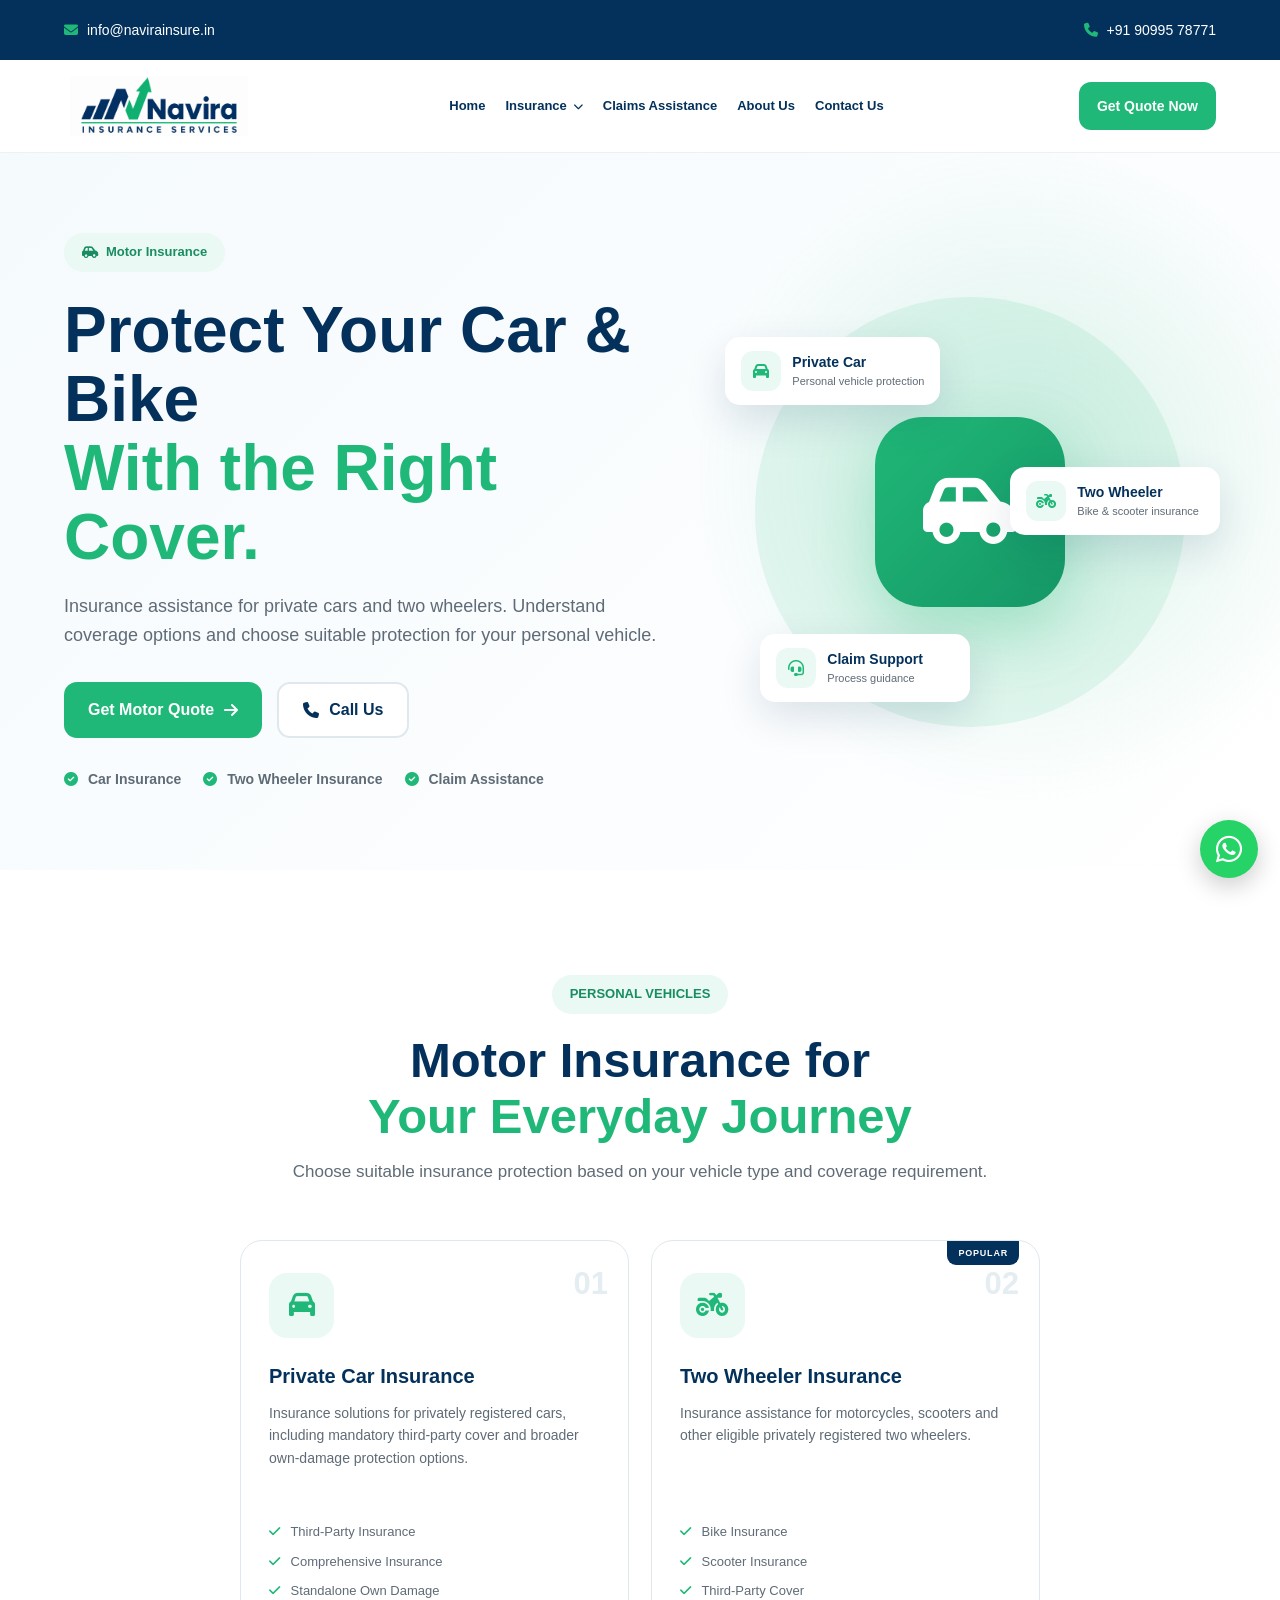
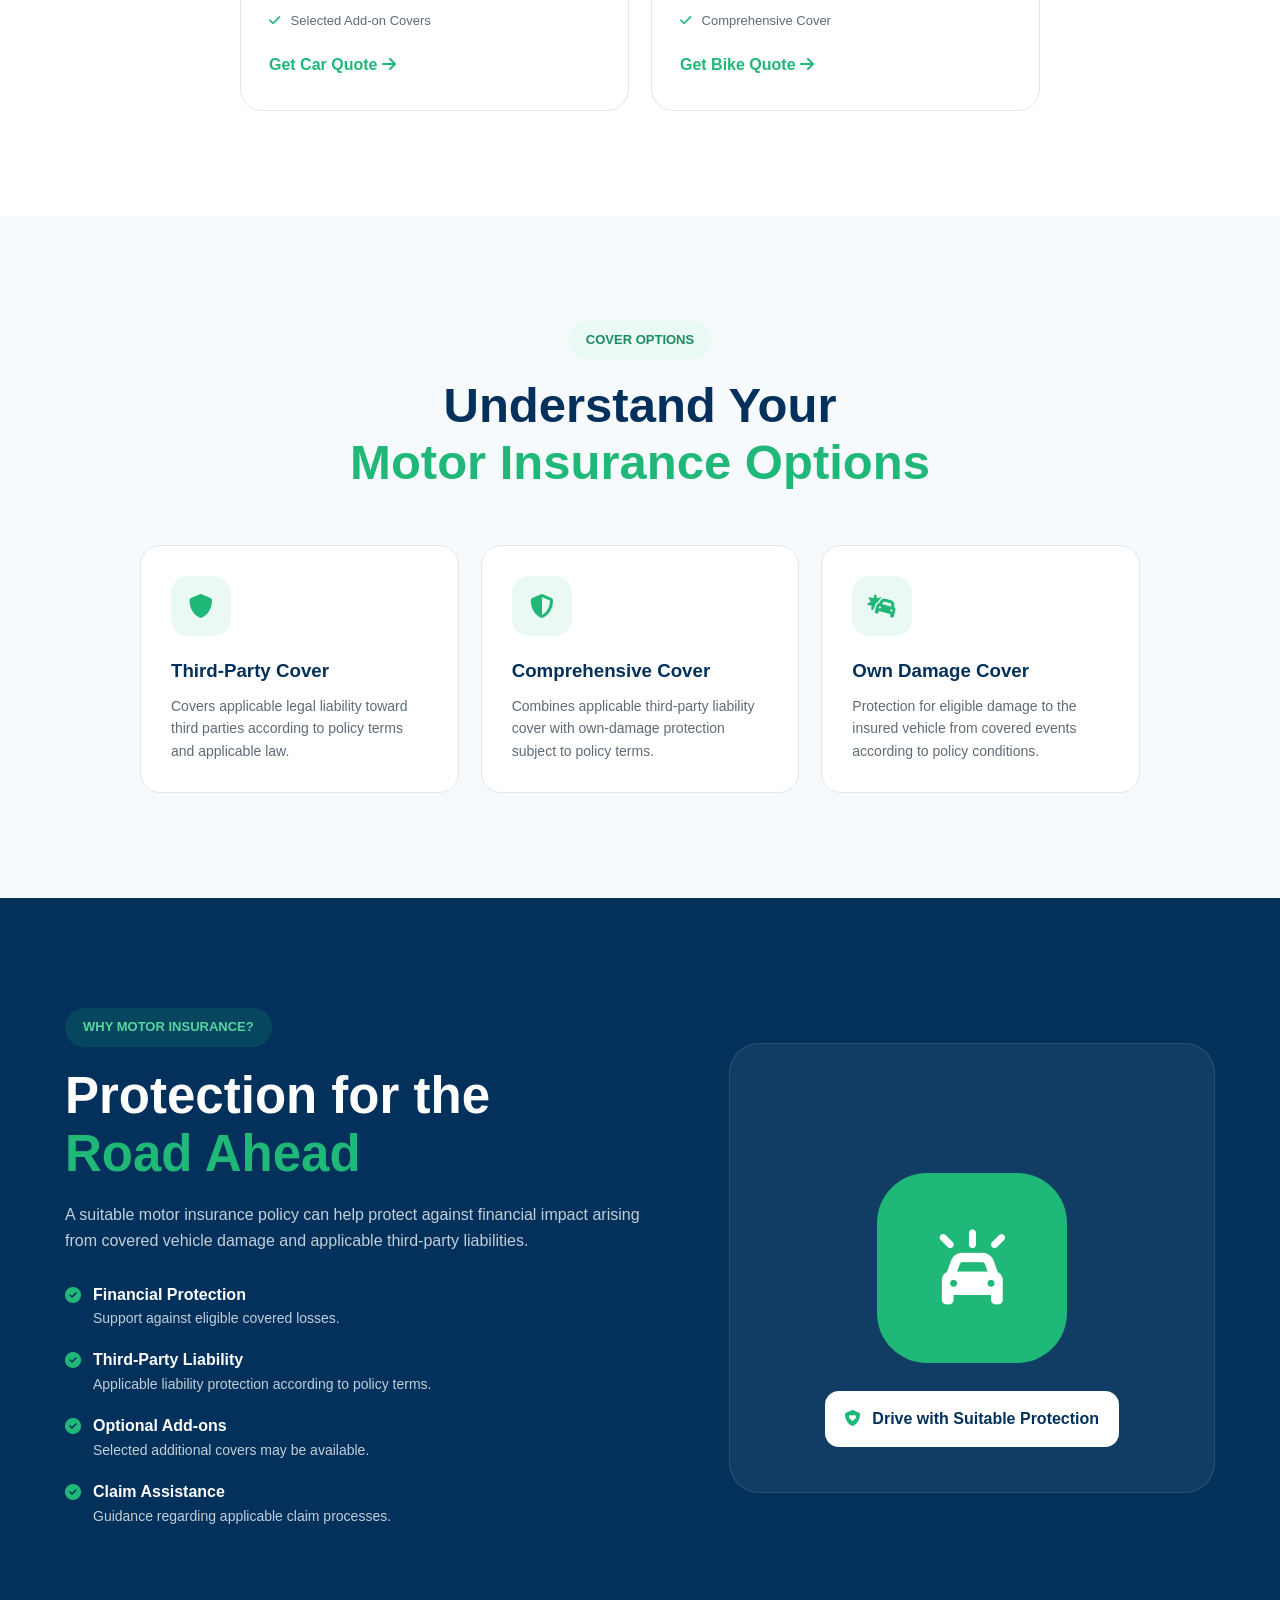
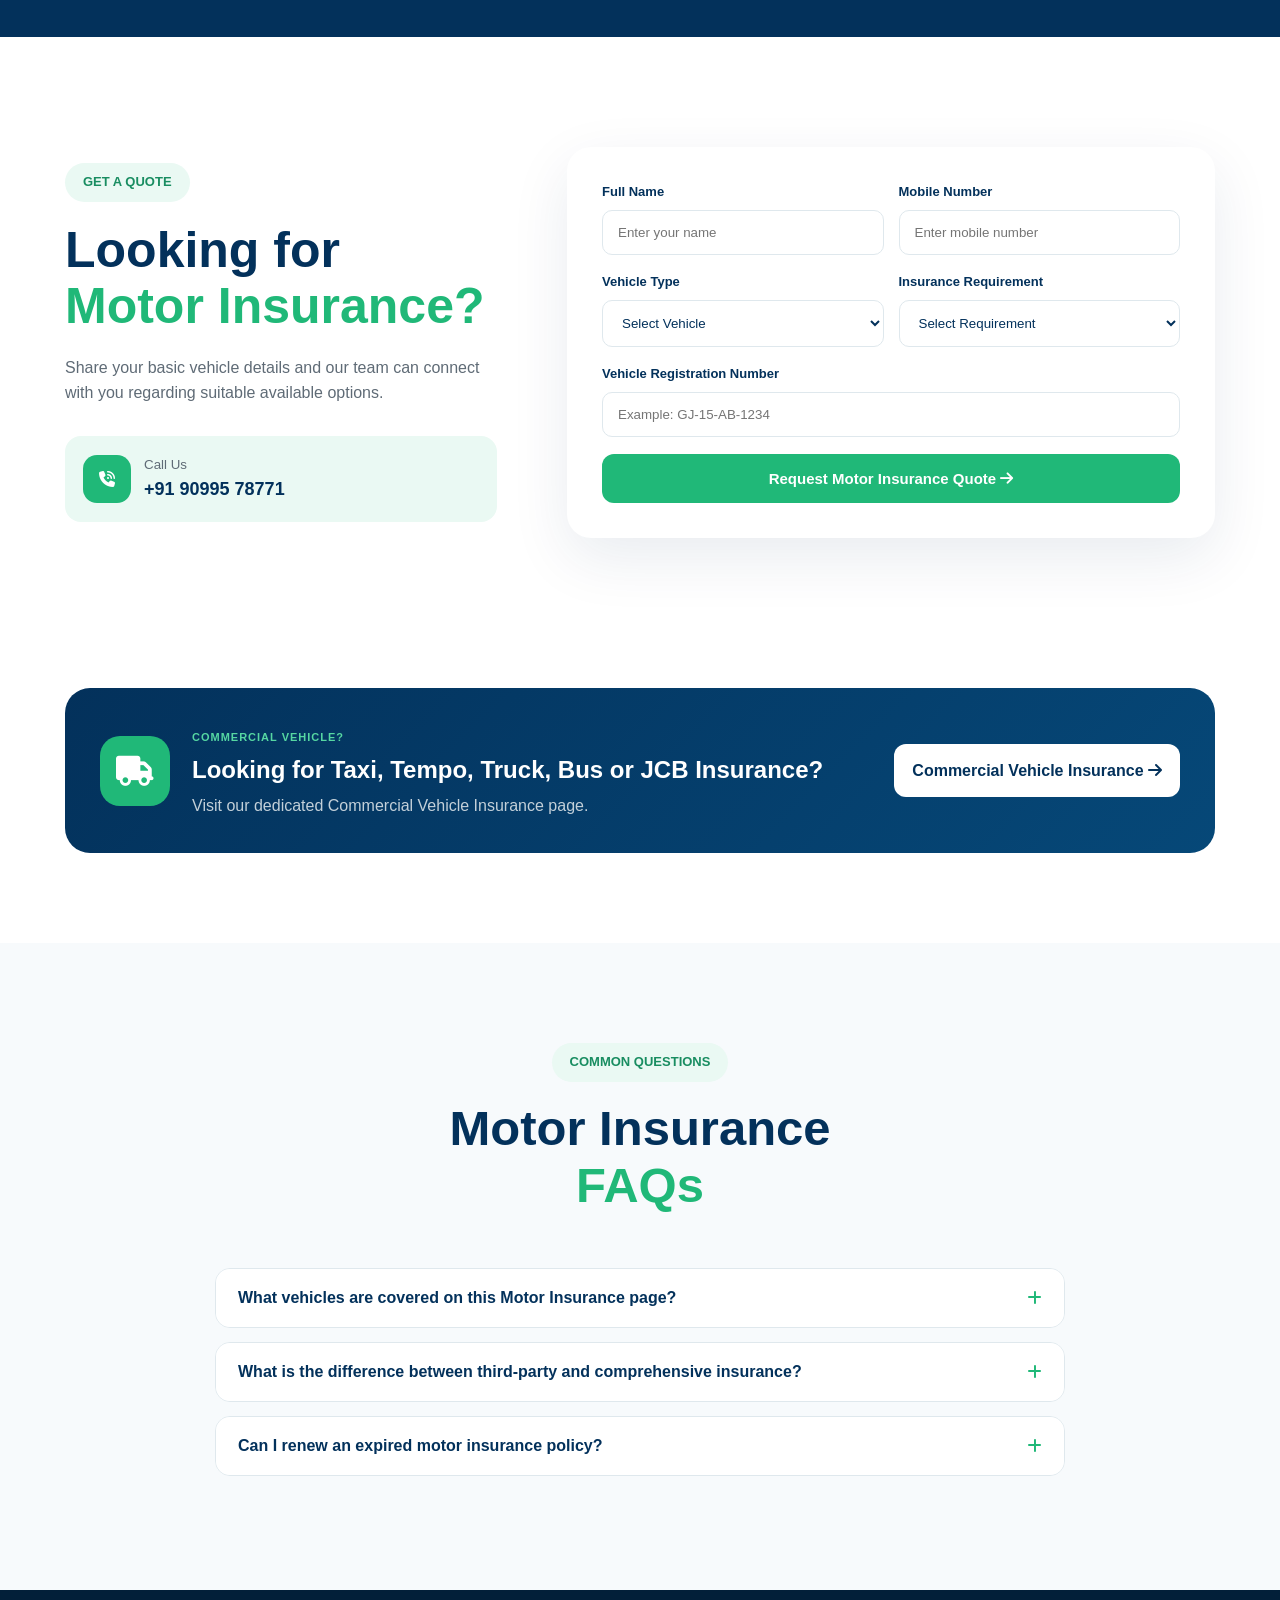
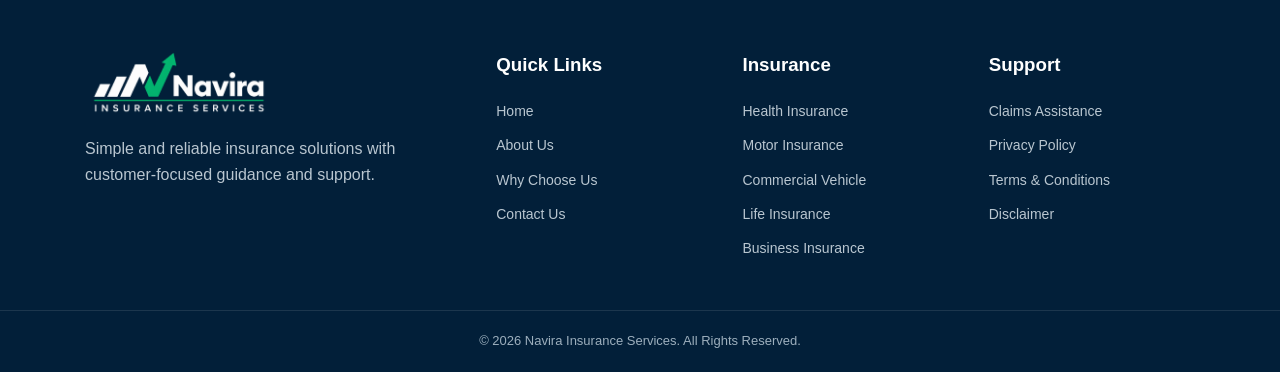
<file: motor-insurance.html>
<!DOCTYPE html>
<html lang="en">

<head>
  <meta charset="UTF-8">

  <meta name="viewport"
        content="width=device-width, initial-scale=1.0">

  <title>Motor Insurance for Car & Bike | Navira Insurance Services</title>

  <meta name="description"
        content="Get motor insurance assistance for private cars and two wheelers. Compare suitable coverage options with Navira Insurance Services.">

  <meta name="robots"
        content="index, follow">

  <link rel="canonical"
        href="https://navirainsure.in/motor-insurance.html">

  <link rel="icon"
        type="image/png"
        href="images/favicon.png">

  <link rel="stylesheet"
        href="https://cdnjs.cloudflare.com/ajax/libs/font-awesome/6.5.2/css/all.min.css">

  <link rel="stylesheet"
        href="css/vehicle-insurance.css">
</head>


<body>


<!-- TOP BAR -->

<div class="topbar">

  <a href="mailto:info@navirainsure.in"
     class="topbar-item">

    <i class="fa-solid fa-envelope"></i>

    <span>info@navirainsure.in</span>

  </a>


  <a href="tel:+919099578771"
     class="topbar-item">

    <i class="fa-solid fa-phone"></i>

    <span>+91 90995 78771</span>

  </a>

</div>



<!-- HEADER -->

<header class="main-header">

  <div class="navbar">


    <a href="index.html"
       class="logo">

      <img src="images/navira_header_logo.png"
           alt="Navira Insurance Services">

    </a>



    <nav class="nav-links"
         id="navLinks">


      <a href="index.html">
        Home
      </a>


      <div class="nav-dropdown">

        <button class="dropdown-title"
                id="insuranceDropdown">

          Insurance

          <i class="fa-solid fa-chevron-down"></i>

        </button>


        <div class="dropdown-menu">

          <a href="health-insurance.html">
            Health Insurance
          </a>

          <a href="motor-insurance.html"
             class="active-dropdown">
            Motor Insurance
          </a>

          <a href="commercial-vehicle-insurance.html">
            Commercial Vehicle Insurance
          </a>

          <a href="life-insurance.html">
            Life Insurance
          </a>

          <a href="business-insurance.html">
            Business Insurance
          </a>

        </div>

      </div>


      <a href="claims-assistance.html">
        Claims Assistance
      </a>


      <a href="about.html">
        About Us
      </a>


      <a href="contact.html">
        Contact Us
      </a>

    </nav>



    <div class="header-actions">

      <a href="#quoteForm"
         class="quote-btn">
        Get Quote Now
      </a>


      <button class="menu-btn"
              id="menuBtn"
              aria-label="Open Menu">

        <i class="fa-solid fa-bars"></i>

      </button>

    </div>

  </div>

</header>



<!-- HERO -->

<section class="vehicle-hero">

  <div class="hero-content">


    <div class="hero-badge">

      <i class="fa-solid fa-car-side"></i>

      Motor Insurance

    </div>


    <h1>

      Protect Your Car & Bike

      <span>With the Right Cover.</span>

    </h1>


    <p>
      Insurance assistance for private cars and two wheelers.
      Understand coverage options and choose suitable protection
      for your personal vehicle.
    </p>


    <div class="hero-actions">

      <a href="#quoteForm"
         class="primary-btn">

        Get Motor Quote

        <i class="fa-solid fa-arrow-right"></i>

      </a>


      <a href="tel:+919099578771"
         class="secondary-btn">

        <i class="fa-solid fa-phone"></i>

        Call Us

      </a>

    </div>


    <div class="hero-points">

      <span>
        <i class="fa-solid fa-circle-check"></i>
        Car Insurance
      </span>

      <span>
        <i class="fa-solid fa-circle-check"></i>
        Two Wheeler Insurance
      </span>

      <span>
        <i class="fa-solid fa-circle-check"></i>
        Claim Assistance
      </span>

    </div>

  </div>



  <div class="hero-visual">

    <div class="visual-circle">

      <div class="main-icon">
        <i class="fa-solid fa-car-side"></i>
      </div>


      <div class="floating-card card-one">

        <i class="fa-solid fa-car"></i>

        <span>
          <strong>Private Car</strong>
          <small>Personal vehicle protection</small>
        </span>

      </div>


      <div class="floating-card card-two">

        <i class="fa-solid fa-motorcycle"></i>

        <span>
          <strong>Two Wheeler</strong>
          <small>Bike & scooter insurance</small>
        </span>

      </div>


      <div class="floating-card card-three">

        <i class="fa-solid fa-headset"></i>

        <span>
          <strong>Claim Support</strong>
          <small>Process guidance</small>
        </span>

      </div>

    </div>

  </div>

</section>



<!-- VEHICLE TYPES -->

<section class="types-section">

  <div class="section-heading">

    <span class="section-label">
      PERSONAL VEHICLES
    </span>

    <h2>
      Motor Insurance for
      <span>Your Everyday Journey</span>
    </h2>

    <p>
      Choose suitable insurance protection based on your
      vehicle type and coverage requirement.
    </p>

  </div>



  <div class="type-grid two-column">


    <article class="type-card">

      <div class="type-icon">
        <i class="fa-solid fa-car"></i>
      </div>

      <span class="card-number">01</span>

      <h3>Private Car Insurance</h3>

      <p>
        Insurance solutions for privately registered cars,
        including mandatory third-party cover and broader
        own-damage protection options.
      </p>

      <ul>

        <li>
          <i class="fa-solid fa-check"></i>
          Third-Party Insurance
        </li>

        <li>
          <i class="fa-solid fa-check"></i>
          Comprehensive Insurance
        </li>

        <li>
          <i class="fa-solid fa-check"></i>
          Standalone Own Damage
        </li>

        <li>
          <i class="fa-solid fa-check"></i>
          Selected Add-on Covers
        </li>

      </ul>

      <a href="#quoteForm">
        Get Car Quote
        <i class="fa-solid fa-arrow-right"></i>
      </a>

    </article>



    <article class="type-card featured-card">

      <span class="featured-tag">
        POPULAR
      </span>

      <div class="type-icon">
        <i class="fa-solid fa-motorcycle"></i>
      </div>

      <span class="card-number">02</span>

      <h3>Two Wheeler Insurance</h3>

      <p>
        Insurance assistance for motorcycles, scooters and
        other eligible privately registered two wheelers.
      </p>

      <ul>

        <li>
          <i class="fa-solid fa-check"></i>
          Bike Insurance
        </li>

        <li>
          <i class="fa-solid fa-check"></i>
          Scooter Insurance
        </li>

        <li>
          <i class="fa-solid fa-check"></i>
          Third-Party Cover
        </li>

        <li>
          <i class="fa-solid fa-check"></i>
          Comprehensive Cover
        </li>

      </ul>

      <a href="#quoteForm">
        Get Bike Quote
        <i class="fa-solid fa-arrow-right"></i>
      </a>

    </article>

  </div>

</section>



<!-- COVER TYPES -->

<section class="cover-section">

  <div class="section-heading">

    <span class="section-label">
      COVER OPTIONS
    </span>

    <h2>
      Understand Your
      <span>Motor Insurance Options</span>
    </h2>

  </div>



  <div class="cover-grid">


    <article class="cover-card">

      <div class="cover-icon">
        <i class="fa-solid fa-shield"></i>
      </div>

      <h3>Third-Party Cover</h3>

      <p>
        Covers applicable legal liability toward third parties
        according to policy terms and applicable law.
      </p>

    </article>



    <article class="cover-card">

      <div class="cover-icon">
        <i class="fa-solid fa-shield-halved"></i>
      </div>

      <h3>Comprehensive Cover</h3>

      <p>
        Combines applicable third-party liability cover with
        own-damage protection subject to policy terms.
      </p>

    </article>



    <article class="cover-card">

      <div class="cover-icon">
        <i class="fa-solid fa-car-burst"></i>
      </div>

      <h3>Own Damage Cover</h3>

      <p>
        Protection for eligible damage to the insured vehicle
        from covered events according to policy conditions.
      </p>

    </article>

  </div>

</section>



<!-- BENEFITS -->

<section class="benefits-section">

  <div class="benefits-wrapper">


    <div class="benefits-content">

      <span class="section-label dark-label">
        WHY MOTOR INSURANCE?
      </span>

      <h2>
        Protection for the
        <span>Road Ahead</span>
      </h2>

      <p>
        A suitable motor insurance policy can help protect
        against financial impact arising from covered vehicle
        damage and applicable third-party liabilities.
      </p>


      <div class="benefit-list">

        <div>
          <i class="fa-solid fa-circle-check"></i>
          <span>
            <strong>Financial Protection</strong>
            Support against eligible covered losses.
          </span>
        </div>

        <div>
          <i class="fa-solid fa-circle-check"></i>
          <span>
            <strong>Third-Party Liability</strong>
            Applicable liability protection according to policy terms.
          </span>
        </div>

        <div>
          <i class="fa-solid fa-circle-check"></i>
          <span>
            <strong>Optional Add-ons</strong>
            Selected additional covers may be available.
          </span>
        </div>

        <div>
          <i class="fa-solid fa-circle-check"></i>
          <span>
            <strong>Claim Assistance</strong>
            Guidance regarding applicable claim processes.
          </span>
        </div>

      </div>

    </div>



    <div class="benefit-visual">

      <div class="shield-circle">
        <i class="fa-solid fa-car-on"></i>
      </div>

      <div class="visual-label">
        <i class="fa-solid fa-shield-heart"></i>
        Drive with Suitable Protection
      </div>

    </div>

  </div>

</section>



<!-- QUOTE FORM -->

<section class="quote-section"
         id="quoteForm">

  <div class="quote-wrapper">


    <div class="quote-content">

      <span class="section-label">
        GET A QUOTE
      </span>

      <h2>
        Looking for
        <span>Motor Insurance?</span>
      </h2>

      <p>
        Share your basic vehicle details and our team can
        connect with you regarding suitable available options.
      </p>


      <div class="contact-box">

        <i class="fa-solid fa-phone-volume"></i>

        <span>
          <small>Call Us</small>
          <a href="tel:+919099578771">
            +91 90995 78771
          </a>
        </span>

      </div>

    </div>



    <div class="form-box">

      <form action="https://formspree.io/f/xqadgpnp"
            method="POST">

        <input type="hidden"
               name="enquiry_type"
               value="Motor Insurance Enquiry">


        <div class="form-row">

          <div class="form-group">

            <label>Full Name</label>

            <input type="text"
                   name="name"
                   placeholder="Enter your name"
                   required>

          </div>


          <div class="form-group">

            <label>Mobile Number</label>

            <input type="tel"
                   name="phone"
                   placeholder="Enter mobile number"
                   required>

          </div>

        </div>



        <div class="form-row">

          <div class="form-group">

            <label>Vehicle Type</label>

            <select name="vehicle_type"
                    required>

              <option value="">
                Select Vehicle
              </option>

              <option>
                Private Car
              </option>

              <option>
                Two Wheeler
              </option>

            </select>

          </div>


          <div class="form-group">

            <label>Insurance Requirement</label>

            <select name="requirement"
                    required>

              <option value="">
                Select Requirement
              </option>

              <option>
                New Vehicle Insurance
              </option>

              <option>
                Renewal
              </option>

              <option>
                Expired Policy
              </option>

              <option>
                Policy Information
              </option>

            </select>

          </div>

        </div>



        <div class="form-group">

          <label>Vehicle Registration Number</label>

          <input type="text"
                 name="registration_number"
                 placeholder="Example: GJ-15-AB-1234">

        </div>



        <button type="submit"
                class="submit-btn">

          Request Motor Insurance Quote

          <i class="fa-solid fa-arrow-right"></i>

        </button>

      </form>

    </div>

  </div>

</section>



<!-- COMMERCIAL VEHICLE CTA -->

<section class="switch-section">

  <div class="switch-box">

    <div class="switch-icon">
      <i class="fa-solid fa-truck"></i>
    </div>

    <div class="switch-content">

      <span>COMMERCIAL VEHICLE?</span>

      <h2>
        Looking for Taxi, Tempo, Truck, Bus or JCB Insurance?
      </h2>

      <p>
        Visit our dedicated Commercial Vehicle Insurance page.
      </p>

    </div>

    <a href="commercial-vehicle-insurance.html">
      Commercial Vehicle Insurance
      <i class="fa-solid fa-arrow-right"></i>
    </a>

  </div>

</section>



<!-- FAQ -->

<section class="faq-section">

  <div class="section-heading">

    <span class="section-label">
      COMMON QUESTIONS
    </span>

    <h2>
      Motor Insurance
      <span>FAQs</span>
    </h2>

  </div>


  <div class="faq-container">


    <div class="faq-item">

      <button class="faq-question">

        What vehicles are covered on this Motor Insurance page?

        <i class="fa-solid fa-plus"></i>

      </button>

      <div class="faq-answer">

        <p>
          This page focuses on privately registered cars and
          two wheelers. Commercial vehicles have a separate
          dedicated insurance page.
        </p>

      </div>

    </div>



    <div class="faq-item">

      <button class="faq-question">

        What is the difference between third-party and comprehensive insurance?

        <i class="fa-solid fa-plus"></i>

      </button>

      <div class="faq-answer">

        <p>
          Third-party insurance focuses on applicable liabilities
          toward third parties, while comprehensive insurance
          generally combines third-party cover with eligible
          own-damage protection, subject to policy terms.
        </p>

      </div>

    </div>



    <div class="faq-item">

      <button class="faq-question">

        Can I renew an expired motor insurance policy?

        <i class="fa-solid fa-plus"></i>

      </button>

      <div class="faq-answer">

        <p>
          Renewal options depend on the insurer and applicable
          process. Vehicle inspection or additional requirements
          may apply in certain cases.
        </p>

      </div>

    </div>

  </div>

</section>



<!-- FOOTER -->

<footer class="footer">

  <div class="footer-container">


    <div class="footer-brand">

      <img src="images/navira_footer_logo.png"
           alt="Navira Insurance Services">

      <p>
        Simple and reliable insurance solutions with
        customer-focused guidance and support.
      </p>

    </div>


    <div class="footer-links">

      <h3>Quick Links</h3>

      <a href="index.html">Home</a>
      <a href="about.html">About Us</a>
      <a href="why-choose-us.html">Why Choose Us</a>
      <a href="contact.html">Contact Us</a>

    </div>


    <div class="footer-links">

      <h3>Insurance</h3>

      <a href="health-insurance.html">Health Insurance</a>
      <a href="motor-insurance.html">Motor Insurance</a>
      <a href="commercial-vehicle-insurance.html">
        Commercial Vehicle
      </a>
      <a href="life-insurance.html">Life Insurance</a>
      <a href="business-insurance.html">Business Insurance</a>

    </div>


    <div class="footer-links">

      <h3>Support</h3>

      <a href="claims-assistance.html">
        Claims Assistance
      </a>

      <a href="privacy-policy.html">
        Privacy Policy
      </a>

      <a href="terms-conditions.html">
        Terms & Conditions
      </a>

      <a href="disclaimer.html">
        Disclaimer
      </a>

    </div>

  </div>


  <div class="footer-bottom">
    © 2026 Navira Insurance Services. All Rights Reserved.
  </div>

</footer>



<a href="https://wa.me/919099578771"
   class="floating-whatsapp"
   target="_blank"
   rel="noopener"
   aria-label="Chat on WhatsApp">

  <i class="fa-brands fa-whatsapp"></i>

</a>


<script src="js/vehicle-insurance.js"></script>

</body>
</html>
</file>
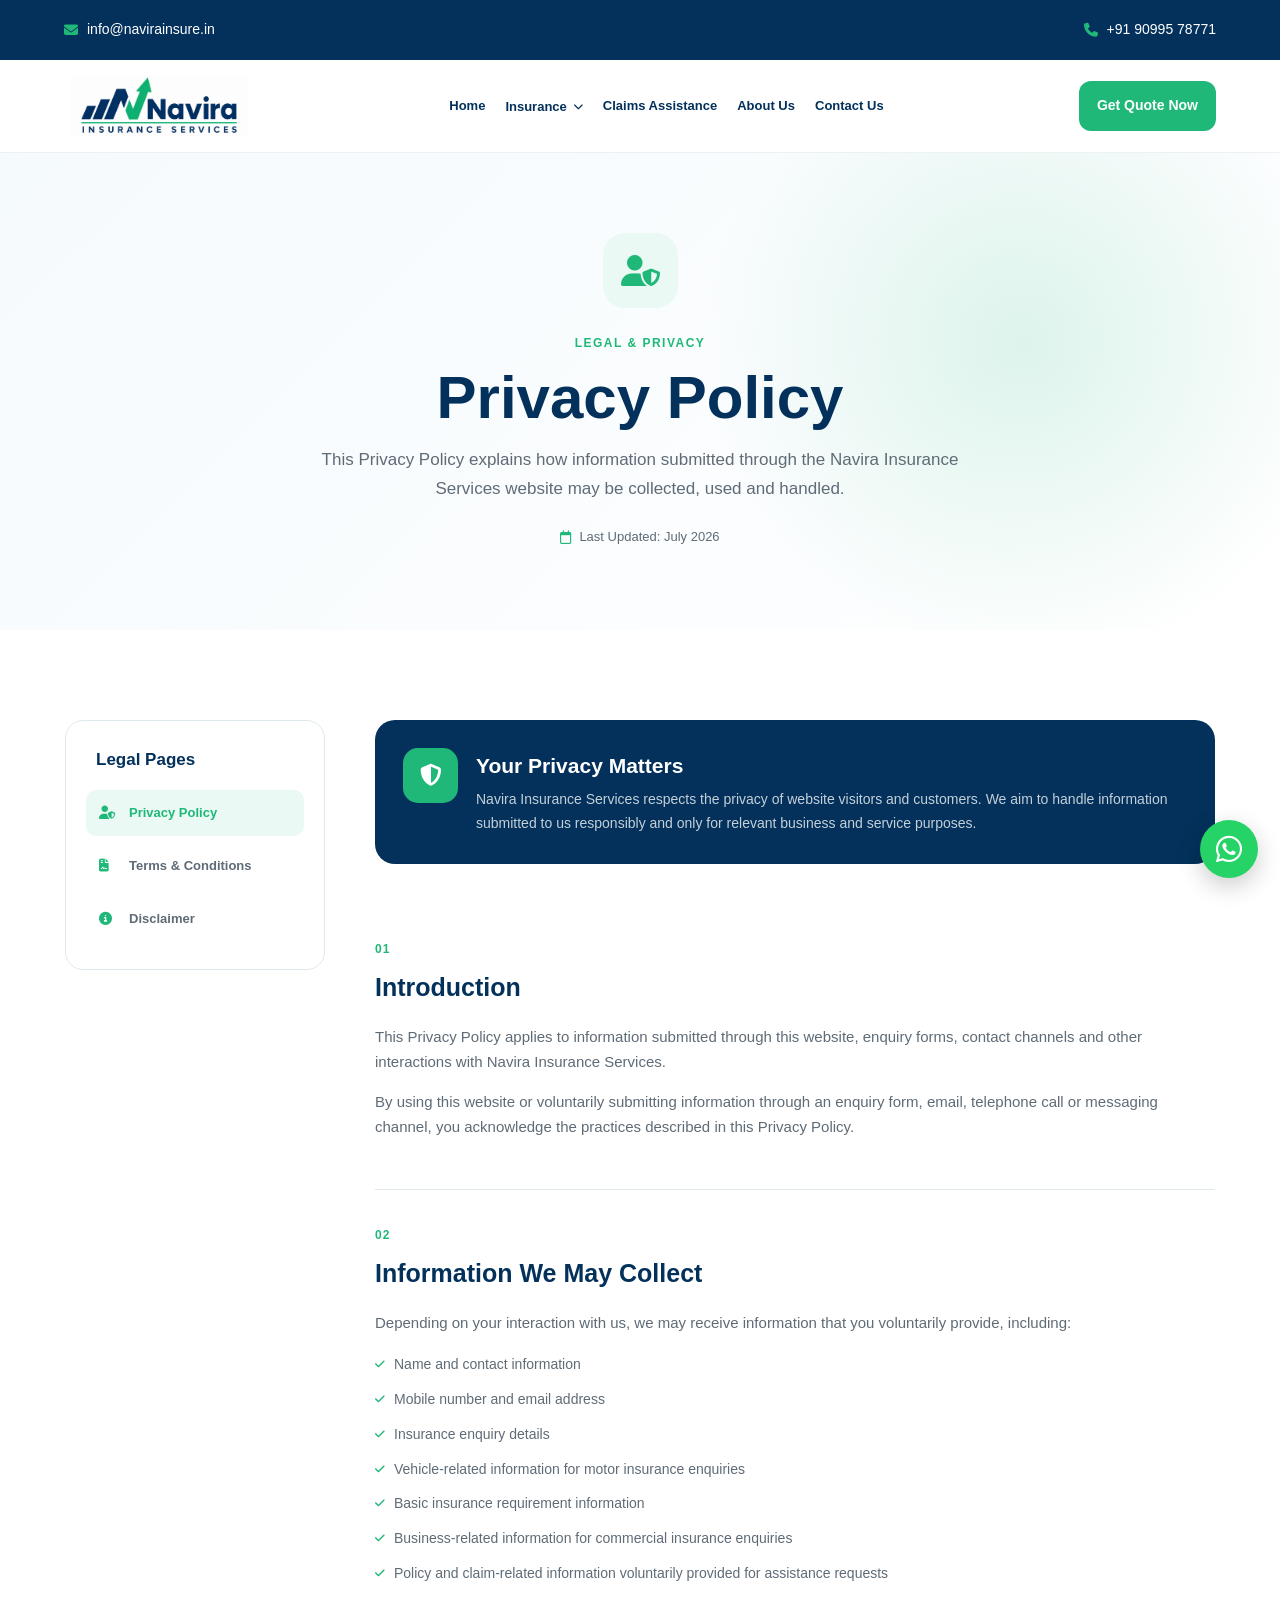
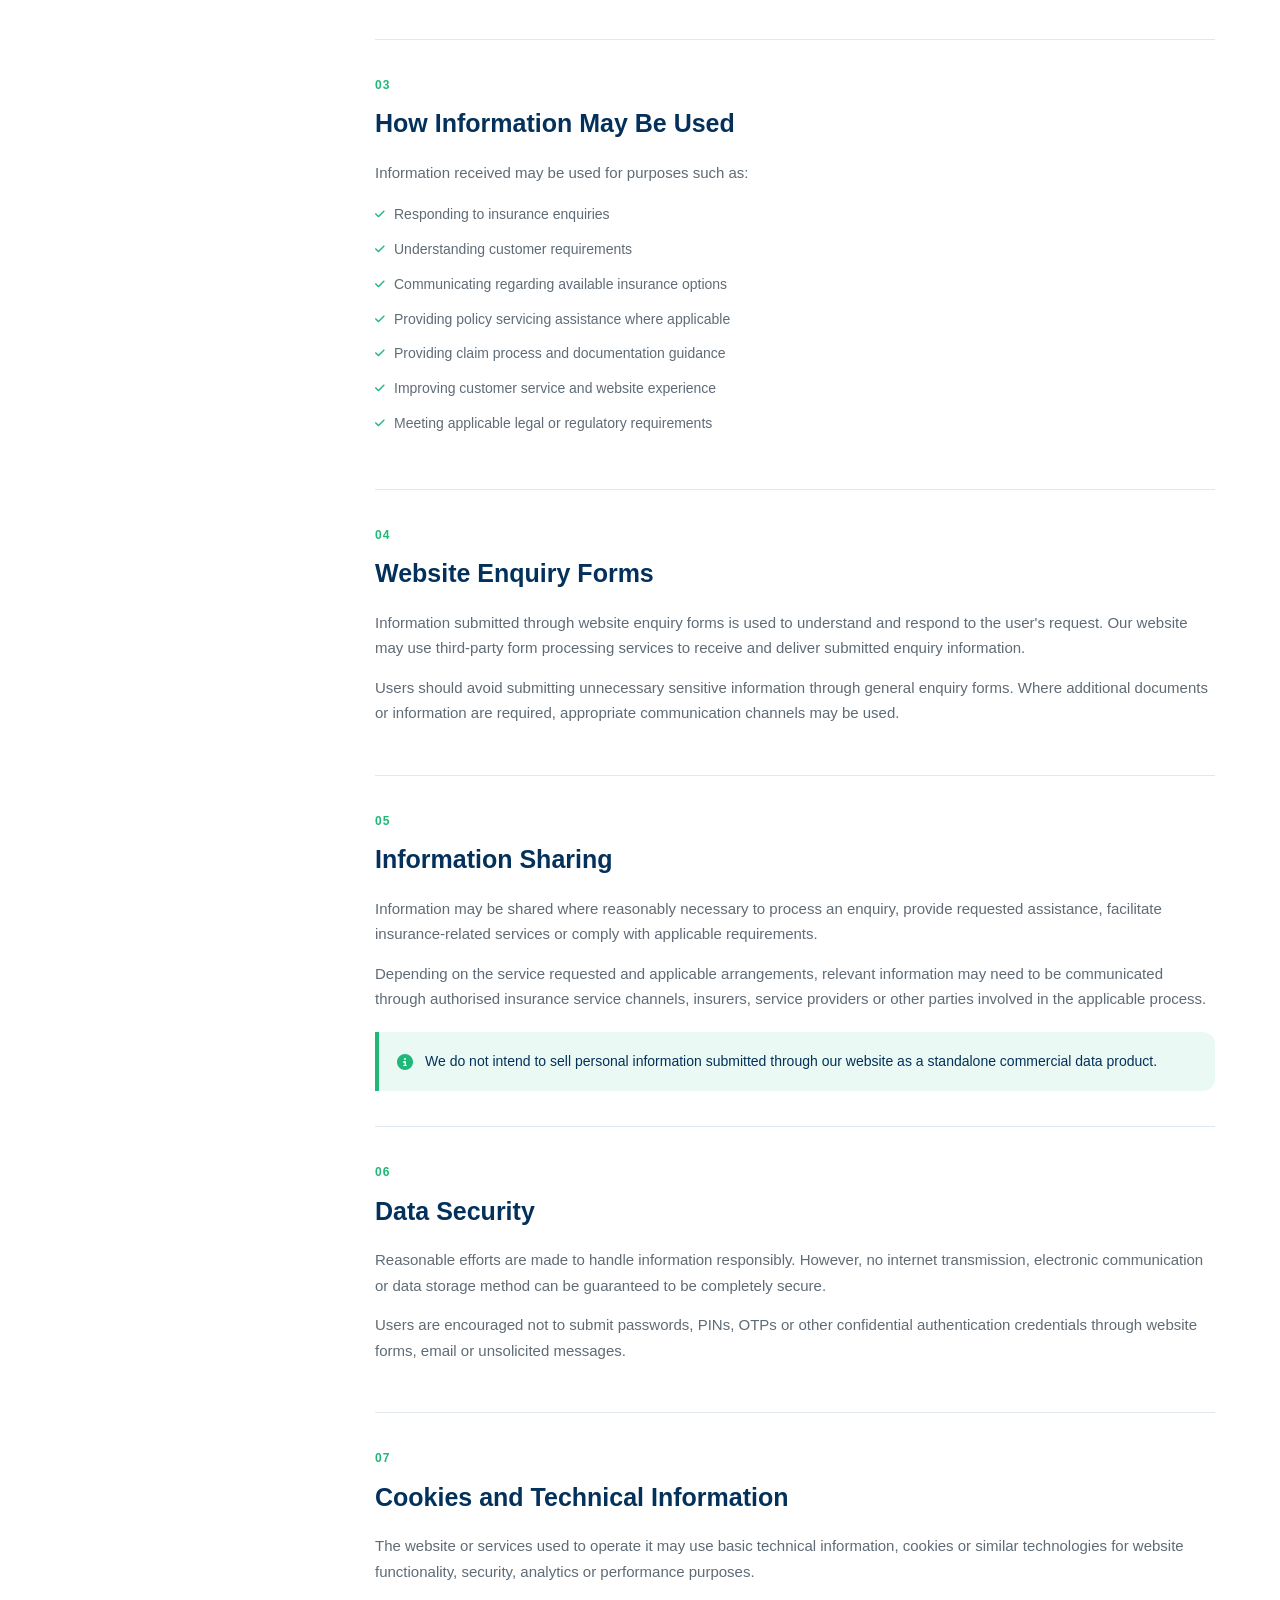
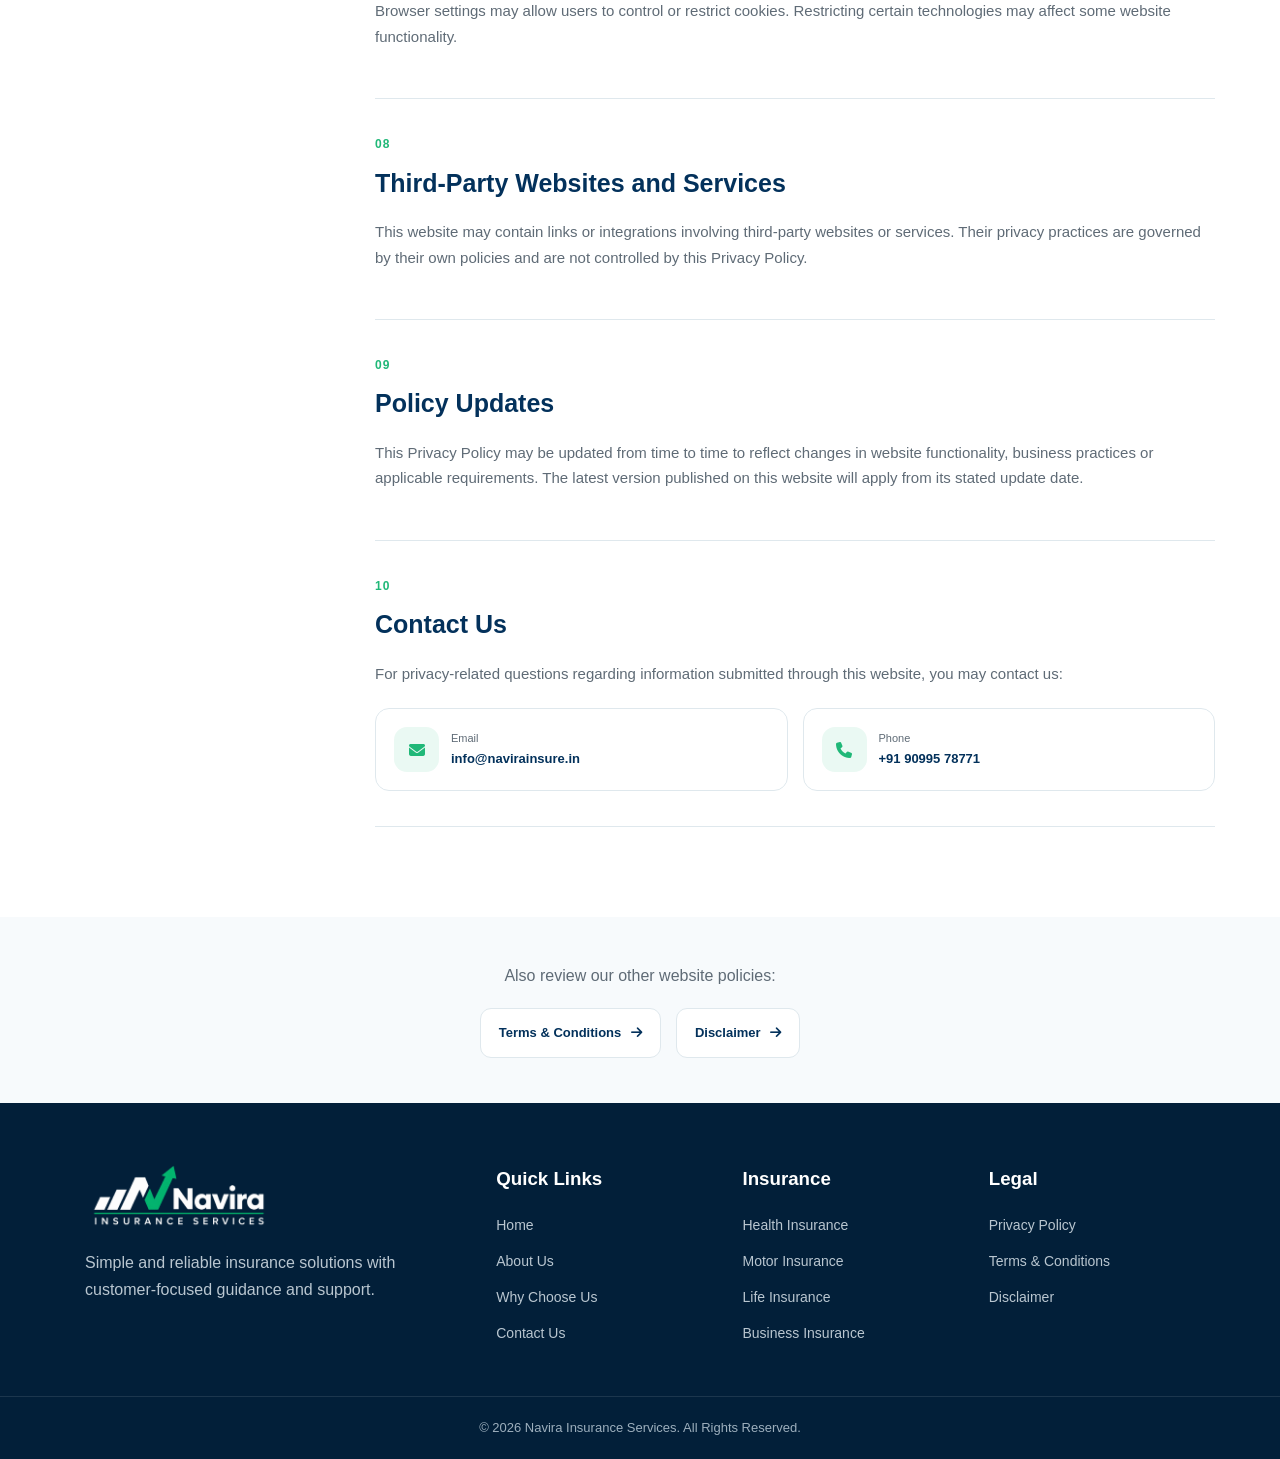
<file: privacy-policy.html>
<!DOCTYPE html>
<html lang="en">

<head>
  <meta charset="UTF-8">

  <meta name="viewport"
        content="width=device-width, initial-scale=1.0">

  <title>Privacy Policy | Navira Insurance Services</title>

  <meta name="description"
        content="Read the Privacy Policy of Navira Insurance Services and understand how information submitted through our website may be collected, used and handled.">

  <link rel="stylesheet"
        href="https://cdnjs.cloudflare.com/ajax/libs/font-awesome/6.5.2/css/all.min.css">

  <link rel="stylesheet"
        href="css/legal-pages.css">
</head>


<body>


<!-- TOP BAR -->

<div class="topbar">

  <a href="mailto:info@navirainsure.in"
     class="topbar-item">

    <i class="fa-solid fa-envelope"></i>

    <span>info@navirainsure.in</span>

  </a>


  <a href="tel:+919099578771"
     class="topbar-item">

    <i class="fa-solid fa-phone"></i>

    <span>+91 90995 78771</span>

  </a>

</div>



<!-- HEADER -->

<header class="main-header">

  <div class="navbar">


    <a href="index.html"
       class="logo">

      <img src="images/navira_header_logo.png"
           alt="Navira Insurance Services">

    </a>



    <nav class="nav-links"
         id="navLinks">

      <a href="index.html">Home</a>

      <div class="nav-dropdown">

        <button class="dropdown-title"
                id="insuranceDropdown">

          Insurance

          <i class="fa-solid fa-chevron-down"></i>

        </button>


        <div class="dropdown-menu">

          <a href="health-insurance.html">
            Health Insurance
          </a>

          <a href="motor-insurance.html">
            Motor Insurance
          </a>

          <a href="life-insurance.html">
            Life Insurance
          </a>

          <a href="business-insurance.html">
            Business Insurance
          </a>

        </div>

      </div>

      <a href="claims-assistance.html">
        Claims Assistance
      </a>

      <a href="about.html">
        About Us
      </a>

      <a href="contact.html">
        Contact Us
      </a>

    </nav>



    <div class="header-actions">

      <a href="contact.html"
         class="quote-btn">
        Get Quote Now
      </a>

      <button class="menu-btn"
              id="menuBtn"
              aria-label="Open Menu">

        <i class="fa-solid fa-bars"></i>

      </button>

    </div>

  </div>

</header>



<!-- HERO -->

<section class="legal-hero">

  <div class="legal-hero-content">

    <div class="legal-icon">
      <i class="fa-solid fa-user-shield"></i>
    </div>

    <span class="page-label">
      LEGAL & PRIVACY
    </span>

    <h1>Privacy Policy</h1>

    <p>
      This Privacy Policy explains how information submitted
      through the Navira Insurance Services website may be
      collected, used and handled.
    </p>

    <div class="updated-date">
      <i class="fa-regular fa-calendar"></i>
      Last Updated: July 2026
    </div>

  </div>

</section>



<!-- CONTENT -->

<section class="legal-section">

  <div class="legal-layout">


    <!-- SIDE NAVIGATION -->

    <aside class="legal-sidebar">

      <div class="sidebar-box">

        <h3>Legal Pages</h3>

        <a href="privacy-policy.html"
           class="active">

          <i class="fa-solid fa-user-shield"></i>
          Privacy Policy

        </a>

        <a href="terms-conditions.html">

          <i class="fa-solid fa-file-contract"></i>
          Terms & Conditions

        </a>

        <a href="disclaimer.html">

          <i class="fa-solid fa-circle-info"></i>
          Disclaimer

        </a>

      </div>

    </aside>



    <!-- MAIN CONTENT -->

    <main class="legal-content">


      <div class="intro-box">

        <i class="fa-solid fa-shield-halved"></i>

        <div>

          <h2>Your Privacy Matters</h2>

          <p>
            Navira Insurance Services respects the privacy of
            website visitors and customers. We aim to handle
            information submitted to us responsibly and only
            for relevant business and service purposes.
          </p>

        </div>

      </div>



      <div class="legal-block">

        <span class="block-number">01</span>

        <h2>Introduction</h2>

        <p>
          This Privacy Policy applies to information submitted
          through this website, enquiry forms, contact channels
          and other interactions with Navira Insurance Services.
        </p>

        <p>
          By using this website or voluntarily submitting
          information through an enquiry form, email, telephone
          call or messaging channel, you acknowledge the practices
          described in this Privacy Policy.
        </p>

      </div>



      <div class="legal-block">

        <span class="block-number">02</span>

        <h2>Information We May Collect</h2>

        <p>
          Depending on your interaction with us, we may receive
          information that you voluntarily provide, including:
        </p>

        <ul>

          <li>
            <i class="fa-solid fa-check"></i>
            Name and contact information
          </li>

          <li>
            <i class="fa-solid fa-check"></i>
            Mobile number and email address
          </li>

          <li>
            <i class="fa-solid fa-check"></i>
            Insurance enquiry details
          </li>

          <li>
            <i class="fa-solid fa-check"></i>
            Vehicle-related information for motor insurance enquiries
          </li>

          <li>
            <i class="fa-solid fa-check"></i>
            Basic insurance requirement information
          </li>

          <li>
            <i class="fa-solid fa-check"></i>
            Business-related information for commercial insurance enquiries
          </li>

          <li>
            <i class="fa-solid fa-check"></i>
            Policy and claim-related information voluntarily provided
            for assistance requests
          </li>

        </ul>

      </div>



      <div class="legal-block">

        <span class="block-number">03</span>

        <h2>How Information May Be Used</h2>

        <p>
          Information received may be used for purposes such as:
        </p>

        <ul>

          <li>
            <i class="fa-solid fa-check"></i>
            Responding to insurance enquiries
          </li>

          <li>
            <i class="fa-solid fa-check"></i>
            Understanding customer requirements
          </li>

          <li>
            <i class="fa-solid fa-check"></i>
            Communicating regarding available insurance options
          </li>

          <li>
            <i class="fa-solid fa-check"></i>
            Providing policy servicing assistance where applicable
          </li>

          <li>
            <i class="fa-solid fa-check"></i>
            Providing claim process and documentation guidance
          </li>

          <li>
            <i class="fa-solid fa-check"></i>
            Improving customer service and website experience
          </li>

          <li>
            <i class="fa-solid fa-check"></i>
            Meeting applicable legal or regulatory requirements
          </li>

        </ul>

      </div>



      <div class="legal-block">

        <span class="block-number">04</span>

        <h2>Website Enquiry Forms</h2>

        <p>
          Information submitted through website enquiry forms
          is used to understand and respond to the user's request.
          Our website may use third-party form processing services
          to receive and deliver submitted enquiry information.
        </p>

        <p>
          Users should avoid submitting unnecessary sensitive
          information through general enquiry forms. Where additional
          documents or information are required, appropriate
          communication channels may be used.
        </p>

      </div>



      <div class="legal-block">

        <span class="block-number">05</span>

        <h2>Information Sharing</h2>

        <p>
          Information may be shared where reasonably necessary
          to process an enquiry, provide requested assistance,
          facilitate insurance-related services or comply with
          applicable requirements.
        </p>

        <p>
          Depending on the service requested and applicable
          arrangements, relevant information may need to be
          communicated through authorised insurance service
          channels, insurers, service providers or other parties
          involved in the applicable process.
        </p>

        <div class="highlight-note">

          <i class="fa-solid fa-circle-info"></i>

          <p>
            We do not intend to sell personal information
            submitted through our website as a standalone
            commercial data product.
          </p>

        </div>

      </div>



      <div class="legal-block">

        <span class="block-number">06</span>

        <h2>Data Security</h2>

        <p>
          Reasonable efforts are made to handle information
          responsibly. However, no internet transmission,
          electronic communication or data storage method
          can be guaranteed to be completely secure.
        </p>

        <p>
          Users are encouraged not to submit passwords,
          PINs, OTPs or other confidential authentication
          credentials through website forms, email or
          unsolicited messages.
        </p>

      </div>



      <div class="legal-block">

        <span class="block-number">07</span>

        <h2>Cookies and Technical Information</h2>

        <p>
          The website or services used to operate it may use
          basic technical information, cookies or similar
          technologies for website functionality, security,
          analytics or performance purposes.
        </p>

        <p>
          Browser settings may allow users to control or
          restrict cookies. Restricting certain technologies
          may affect some website functionality.
        </p>

      </div>



      <div class="legal-block">

        <span class="block-number">08</span>

        <h2>Third-Party Websites and Services</h2>

        <p>
          This website may contain links or integrations
          involving third-party websites or services.
          Their privacy practices are governed by their
          own policies and are not controlled by this
          Privacy Policy.
        </p>

      </div>



      <div class="legal-block">

        <span class="block-number">09</span>

        <h2>Policy Updates</h2>

        <p>
          This Privacy Policy may be updated from time to
          time to reflect changes in website functionality,
          business practices or applicable requirements.
          The latest version published on this website
          will apply from its stated update date.
        </p>

      </div>



      <div class="legal-block">

        <span class="block-number">10</span>

        <h2>Contact Us</h2>

        <p>
          For privacy-related questions regarding information
          submitted through this website, you may contact us:
        </p>


        <div class="contact-cards">

          <a href="mailto:info@navirainsure.in">

            <i class="fa-solid fa-envelope"></i>

            <span>
              <small>Email</small>
              <strong>info@navirainsure.in</strong>
            </span>

          </a>


          <a href="tel:+919099578771">

            <i class="fa-solid fa-phone"></i>

            <span>
              <small>Phone</small>
              <strong>+91 90995 78771</strong>
            </span>

          </a>

        </div>

      </div>


    </main>

  </div>

</section>



<!-- LEGAL NAVIGATION -->

<section class="legal-navigation">

  <div class="legal-nav-wrapper">

    <p>Also review our other website policies:</p>

    <div>

      <a href="terms-conditions.html">
        Terms & Conditions
        <i class="fa-solid fa-arrow-right"></i>
      </a>

      <a href="disclaimer.html">
        Disclaimer
        <i class="fa-solid fa-arrow-right"></i>
      </a>

    </div>

  </div>

</section>



<!-- FOOTER -->

<footer class="footer">

  <div class="footer-container">


    <div class="footer-brand">

      <div class="footer-logo">

        <img src="images/navira_footer_logo.png"
             alt="Navira Insurance Services">

      </div>

      <p>
        Simple and reliable insurance solutions
        with customer-focused guidance and support.
      </p>

    </div>


    <div class="footer-links">

      <h3>Quick Links</h3>

      <a href="index.html">Home</a>
      <a href="about.html">About Us</a>
      <a href="why-choose-us.html">Why Choose Us</a>
      <a href="contact.html">Contact Us</a>

    </div>


    <div class="footer-links">

      <h3>Insurance</h3>

      <a href="health-insurance.html">Health Insurance</a>
      <a href="motor-insurance.html">Motor Insurance</a>
      <a href="life-insurance.html">Life Insurance</a>
      <a href="business-insurance.html">Business Insurance</a>

    </div>


    <div class="footer-links">

      <h3>Legal</h3>

      <a href="privacy-policy.html">Privacy Policy</a>
      <a href="terms-conditions.html">Terms & Conditions</a>
      <a href="disclaimer.html">Disclaimer</a>

    </div>

  </div>


  <div class="footer-bottom">

    © 2026 Navira Insurance Services. All Rights Reserved.

  </div>

</footer>



<a href="https://wa.me/919099578771"
   class="floating-whatsapp"
   target="_blank"
   rel="noopener"
   aria-label="Chat on WhatsApp">

  <i class="fa-brands fa-whatsapp"></i>

</a>


<script src="js/legal-pages.js"></script>

</body>
          </html>
</file>
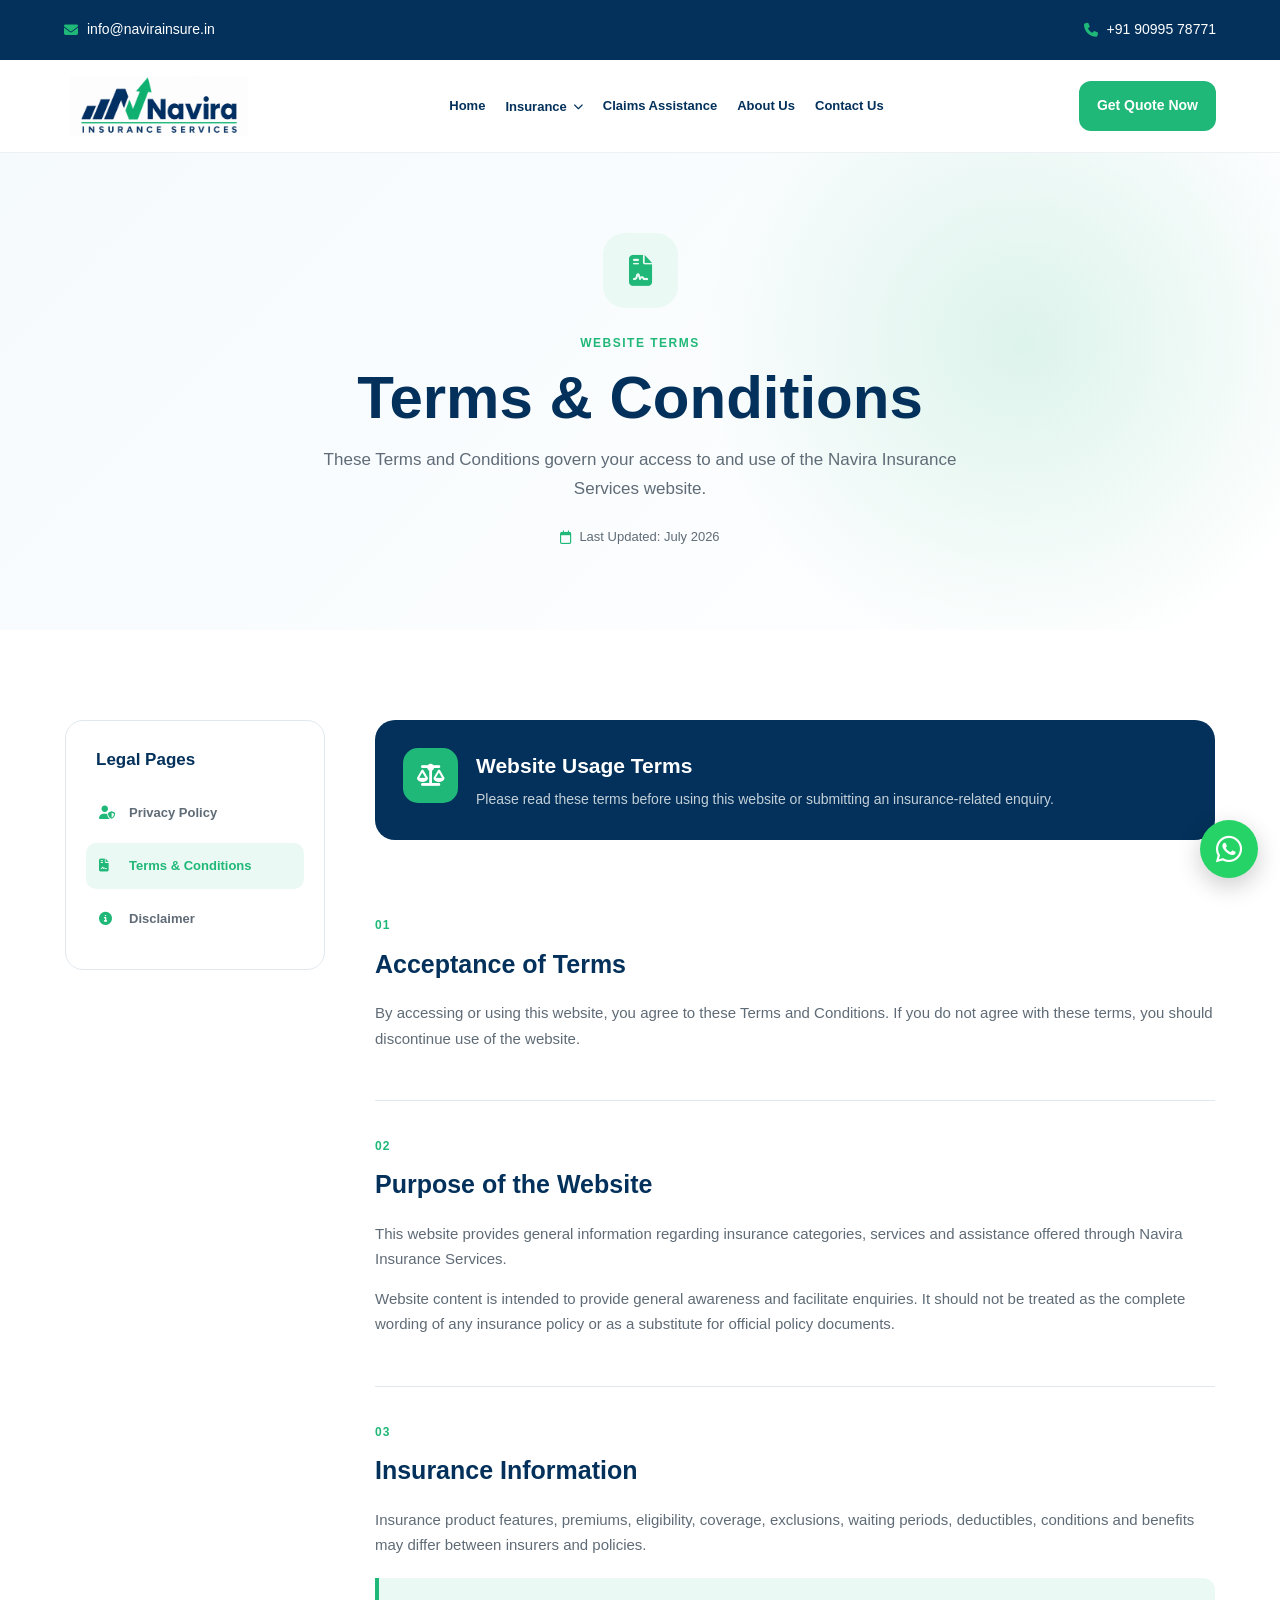
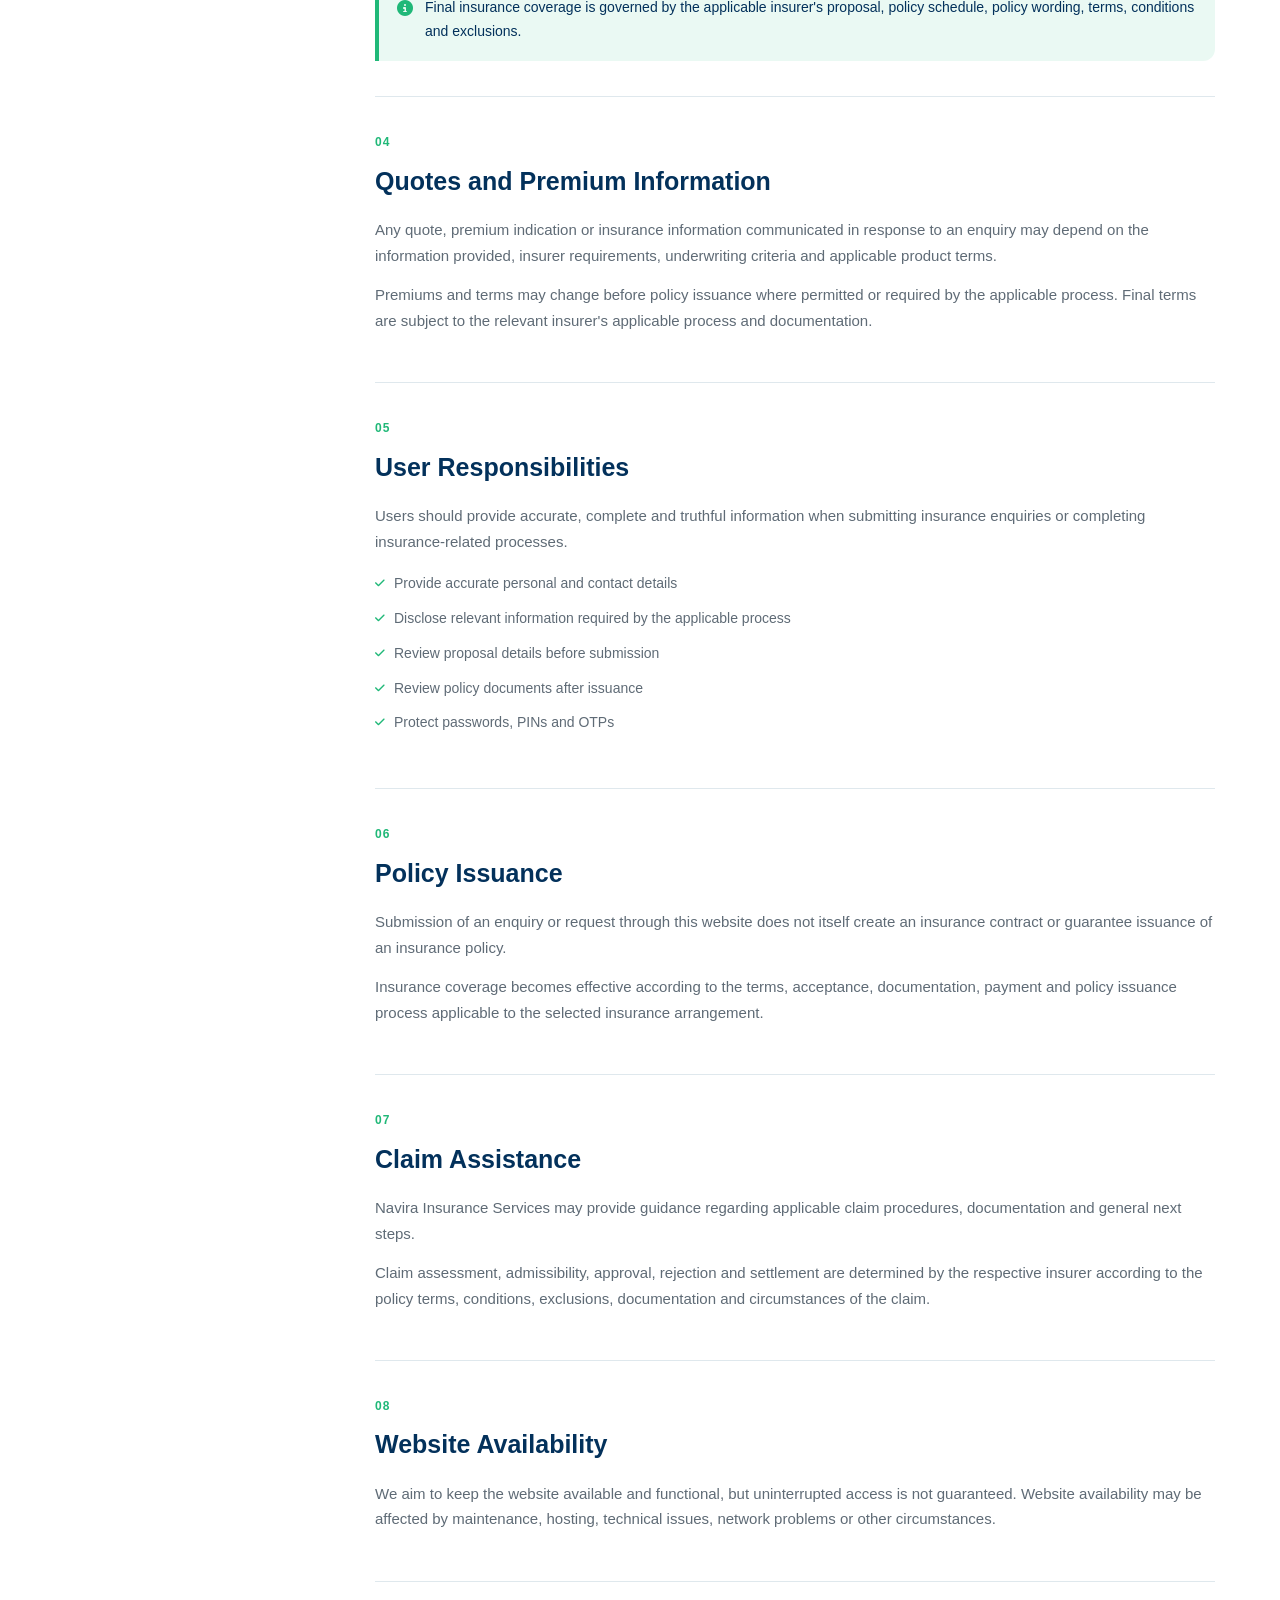
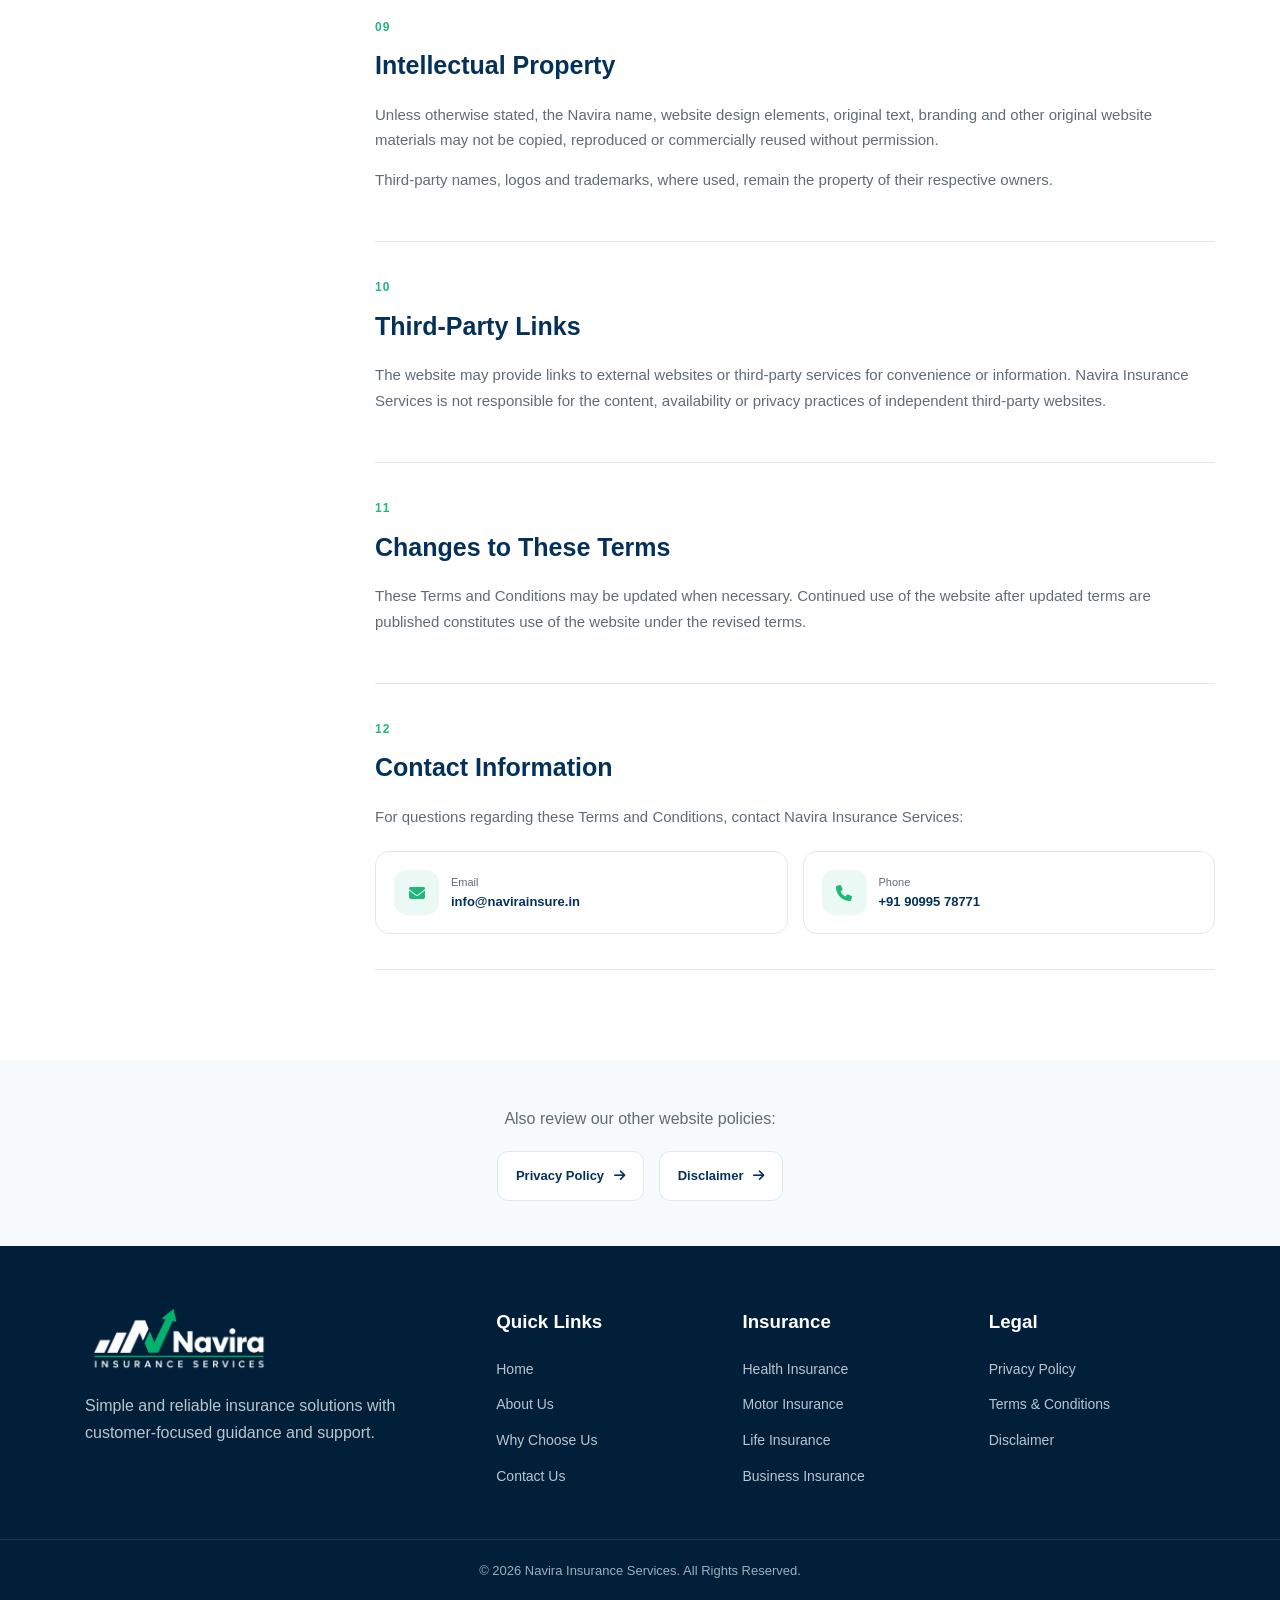
<file: terms-conditions.html>
<!DOCTYPE html>
<html lang="en">

<head>

  <meta charset="UTF-8">

  <meta name="viewport"
        content="width=device-width, initial-scale=1.0">

  <title>Terms & Conditions | Navira Insurance Services</title>

  <meta name="description"
        content="Read the Terms and Conditions governing the use of the Navira Insurance Services website.">

  <link rel="stylesheet"
        href="https://cdnjs.cloudflare.com/ajax/libs/font-awesome/6.5.2/css/all.min.css">

  <link rel="stylesheet"
        href="css/legal-pages.css">

</head>


<body>


<div class="topbar">

  <a href="mailto:info@navirainsure.in"
     class="topbar-item">

    <i class="fa-solid fa-envelope"></i>

    <span>info@navirainsure.in</span>

  </a>


  <a href="tel:+919099578771"
     class="topbar-item">

    <i class="fa-solid fa-phone"></i>

    <span>+91 90995 78771</span>

  </a>

</div>



<header class="main-header">

  <div class="navbar">


    <a href="index.html"
       class="logo">

      <img src="images/navira_header_logo.png"
           alt="Navira Insurance Services">

    </a>


    <nav class="nav-links"
         id="navLinks">

      <a href="index.html">Home</a>


      <div class="nav-dropdown">

        <button class="dropdown-title"
                id="insuranceDropdown">

          Insurance

          <i class="fa-solid fa-chevron-down"></i>

        </button>


        <div class="dropdown-menu">

          <a href="health-insurance.html">
            Health Insurance
          </a>

          <a href="motor-insurance.html">
            Motor Insurance
          </a>

          <a href="life-insurance.html">
            Life Insurance
          </a>

          <a href="business-insurance.html">
            Business Insurance
          </a>

        </div>

      </div>


      <a href="claims-assistance.html">
        Claims Assistance
      </a>

      <a href="about.html">About Us</a>

      <a href="contact.html">Contact Us</a>

    </nav>


    <div class="header-actions">

      <a href="contact.html"
         class="quote-btn">
        Get Quote Now
      </a>

      <button class="menu-btn"
              id="menuBtn"
              aria-label="Open Menu">

        <i class="fa-solid fa-bars"></i>

      </button>

    </div>

  </div>

</header>



<section class="legal-hero">

  <div class="legal-hero-content">

    <div class="legal-icon">
      <i class="fa-solid fa-file-contract"></i>
    </div>

    <span class="page-label">
      WEBSITE TERMS
    </span>

    <h1>Terms & Conditions</h1>

    <p>
      These Terms and Conditions govern your access to
      and use of the Navira Insurance Services website.
    </p>

    <div class="updated-date">

      <i class="fa-regular fa-calendar"></i>

      Last Updated: July 2026

    </div>

  </div>

</section>



<section class="legal-section">

  <div class="legal-layout">


    <aside class="legal-sidebar">

      <div class="sidebar-box">

        <h3>Legal Pages</h3>


        <a href="privacy-policy.html">

          <i class="fa-solid fa-user-shield"></i>
          Privacy Policy

        </a>


        <a href="terms-conditions.html"
           class="active">

          <i class="fa-solid fa-file-contract"></i>
          Terms & Conditions

        </a>


        <a href="disclaimer.html">

          <i class="fa-solid fa-circle-info"></i>
          Disclaimer

        </a>

      </div>

    </aside>



    <main class="legal-content">


      <div class="intro-box">

        <i class="fa-solid fa-scale-balanced"></i>

        <div>

          <h2>Website Usage Terms</h2>

          <p>
            Please read these terms before using this website
            or submitting an insurance-related enquiry.
          </p>

        </div>

      </div>



      <div class="legal-block">

        <span class="block-number">01</span>

        <h2>Acceptance of Terms</h2>

        <p>
          By accessing or using this website, you agree to
          these Terms and Conditions. If you do not agree
          with these terms, you should discontinue use of
          the website.
        </p>

      </div>



      <div class="legal-block">

        <span class="block-number">02</span>

        <h2>Purpose of the Website</h2>

        <p>
          This website provides general information regarding
          insurance categories, services and assistance offered
          through Navira Insurance Services.
        </p>

        <p>
          Website content is intended to provide general
          awareness and facilitate enquiries. It should not
          be treated as the complete wording of any insurance
          policy or as a substitute for official policy documents.
        </p>

      </div>



      <div class="legal-block">

        <span class="block-number">03</span>

        <h2>Insurance Information</h2>

        <p>
          Insurance product features, premiums, eligibility,
          coverage, exclusions, waiting periods, deductibles,
          conditions and benefits may differ between insurers
          and policies.
        </p>

        <div class="highlight-note">

          <i class="fa-solid fa-circle-info"></i>

          <p>
            Final insurance coverage is governed by the
            applicable insurer's proposal, policy schedule,
            policy wording, terms, conditions and exclusions.
          </p>

        </div>

      </div>



      <div class="legal-block">

        <span class="block-number">04</span>

        <h2>Quotes and Premium Information</h2>

        <p>
          Any quote, premium indication or insurance information
          communicated in response to an enquiry may depend on
          the information provided, insurer requirements,
          underwriting criteria and applicable product terms.
        </p>

        <p>
          Premiums and terms may change before policy issuance
          where permitted or required by the applicable process.
          Final terms are subject to the relevant insurer's
          applicable process and documentation.
        </p>

      </div>



      <div class="legal-block">

        <span class="block-number">05</span>

        <h2>User Responsibilities</h2>

        <p>
          Users should provide accurate, complete and truthful
          information when submitting insurance enquiries or
          completing insurance-related processes.
        </p>

        <ul>

          <li>
            <i class="fa-solid fa-check"></i>
            Provide accurate personal and contact details
          </li>

          <li>
            <i class="fa-solid fa-check"></i>
            Disclose relevant information required by the applicable process
          </li>

          <li>
            <i class="fa-solid fa-check"></i>
            Review proposal details before submission
          </li>

          <li>
            <i class="fa-solid fa-check"></i>
            Review policy documents after issuance
          </li>

          <li>
            <i class="fa-solid fa-check"></i>
            Protect passwords, PINs and OTPs
          </li>

        </ul>

      </div>



      <div class="legal-block">

        <span class="block-number">06</span>

        <h2>Policy Issuance</h2>

        <p>
          Submission of an enquiry or request through this
          website does not itself create an insurance contract
          or guarantee issuance of an insurance policy.
        </p>

        <p>
          Insurance coverage becomes effective according to
          the terms, acceptance, documentation, payment and
          policy issuance process applicable to the selected
          insurance arrangement.
        </p>

      </div>



      <div class="legal-block">

        <span class="block-number">07</span>

        <h2>Claim Assistance</h2>

        <p>
          Navira Insurance Services may provide guidance regarding
          applicable claim procedures, documentation and general
          next steps.
        </p>

        <p>
          Claim assessment, admissibility, approval, rejection
          and settlement are determined by the respective insurer
          according to the policy terms, conditions, exclusions,
          documentation and circumstances of the claim.
        </p>

      </div>



      <div class="legal-block">

        <span class="block-number">08</span>

        <h2>Website Availability</h2>

        <p>
          We aim to keep the website available and functional,
          but uninterrupted access is not guaranteed. Website
          availability may be affected by maintenance, hosting,
          technical issues, network problems or other circumstances.
        </p>

      </div>



      <div class="legal-block">

        <span class="block-number">09</span>

        <h2>Intellectual Property</h2>

        <p>
          Unless otherwise stated, the Navira name, website
          design elements, original text, branding and other
          original website materials may not be copied,
          reproduced or commercially reused without permission.
        </p>

        <p>
          Third-party names, logos and trademarks, where used,
          remain the property of their respective owners.
        </p>

      </div>



      <div class="legal-block">

        <span class="block-number">10</span>

        <h2>Third-Party Links</h2>

        <p>
          The website may provide links to external websites
          or third-party services for convenience or information.
          Navira Insurance Services is not responsible for the
          content, availability or privacy practices of independent
          third-party websites.
        </p>

      </div>



      <div class="legal-block">

        <span class="block-number">11</span>

        <h2>Changes to These Terms</h2>

        <p>
          These Terms and Conditions may be updated when
          necessary. Continued use of the website after
          updated terms are published constitutes use of
          the website under the revised terms.
        </p>

      </div>



      <div class="legal-block">

        <span class="block-number">12</span>

        <h2>Contact Information</h2>

        <p>
          For questions regarding these Terms and Conditions,
          contact Navira Insurance Services:
        </p>


        <div class="contact-cards">

          <a href="mailto:info@navirainsure.in">

            <i class="fa-solid fa-envelope"></i>

            <span>
              <small>Email</small>
              <strong>info@navirainsure.in</strong>
            </span>

          </a>


          <a href="tel:+919099578771">

            <i class="fa-solid fa-phone"></i>

            <span>
              <small>Phone</small>
              <strong>+91 90995 78771</strong>
            </span>

          </a>

        </div>

      </div>


    </main>

  </div>

</section>



<section class="legal-navigation">

  <div class="legal-nav-wrapper">

    <p>Also review our other website policies:</p>

    <div>

      <a href="privacy-policy.html">

        Privacy Policy

        <i class="fa-solid fa-arrow-right"></i>

      </a>


      <a href="disclaimer.html">

        Disclaimer

        <i class="fa-solid fa-arrow-right"></i>

      </a>

    </div>

  </div>

</section>



<footer class="footer">

  <div class="footer-container">


    <div class="footer-brand">

      <div class="footer-logo">

        <img src="images/navira_footer_logo.png"
             alt="Navira Insurance Services">

      </div>

      <p>
        Simple and reliable insurance solutions
        with customer-focused guidance and support.
      </p>

    </div>


    <div class="footer-links">

      <h3>Quick Links</h3>

      <a href="index.html">Home</a>
      <a href="about.html">About Us</a>
      <a href="why-choose-us.html">Why Choose Us</a>
      <a href="contact.html">Contact Us</a>

    </div>


    <div class="footer-links">

      <h3>Insurance</h3>

      <a href="health-insurance.html">Health Insurance</a>
      <a href="motor-insurance.html">Motor Insurance</a>
      <a href="life-insurance.html">Life Insurance</a>
      <a href="business-insurance.html">Business Insurance</a>

    </div>


    <div class="footer-links">

      <h3>Legal</h3>

      <a href="privacy-policy.html">Privacy Policy</a>
      <a href="terms-conditions.html">Terms & Conditions</a>
      <a href="disclaimer.html">Disclaimer</a>

    </div>

  </div>


  <div class="footer-bottom">

    © 2026 Navira Insurance Services. All Rights Reserved.

  </div>

</footer>



<a href="https://wa.me/919099578771"
   class="floating-whatsapp"
   target="_blank"
   rel="noopener"
   aria-label="Chat on WhatsApp">

  <i class="fa-brands fa-whatsapp"></i>

</a>


<script src="js/legal-pages.js"></script>

</body>
</html>
</file>
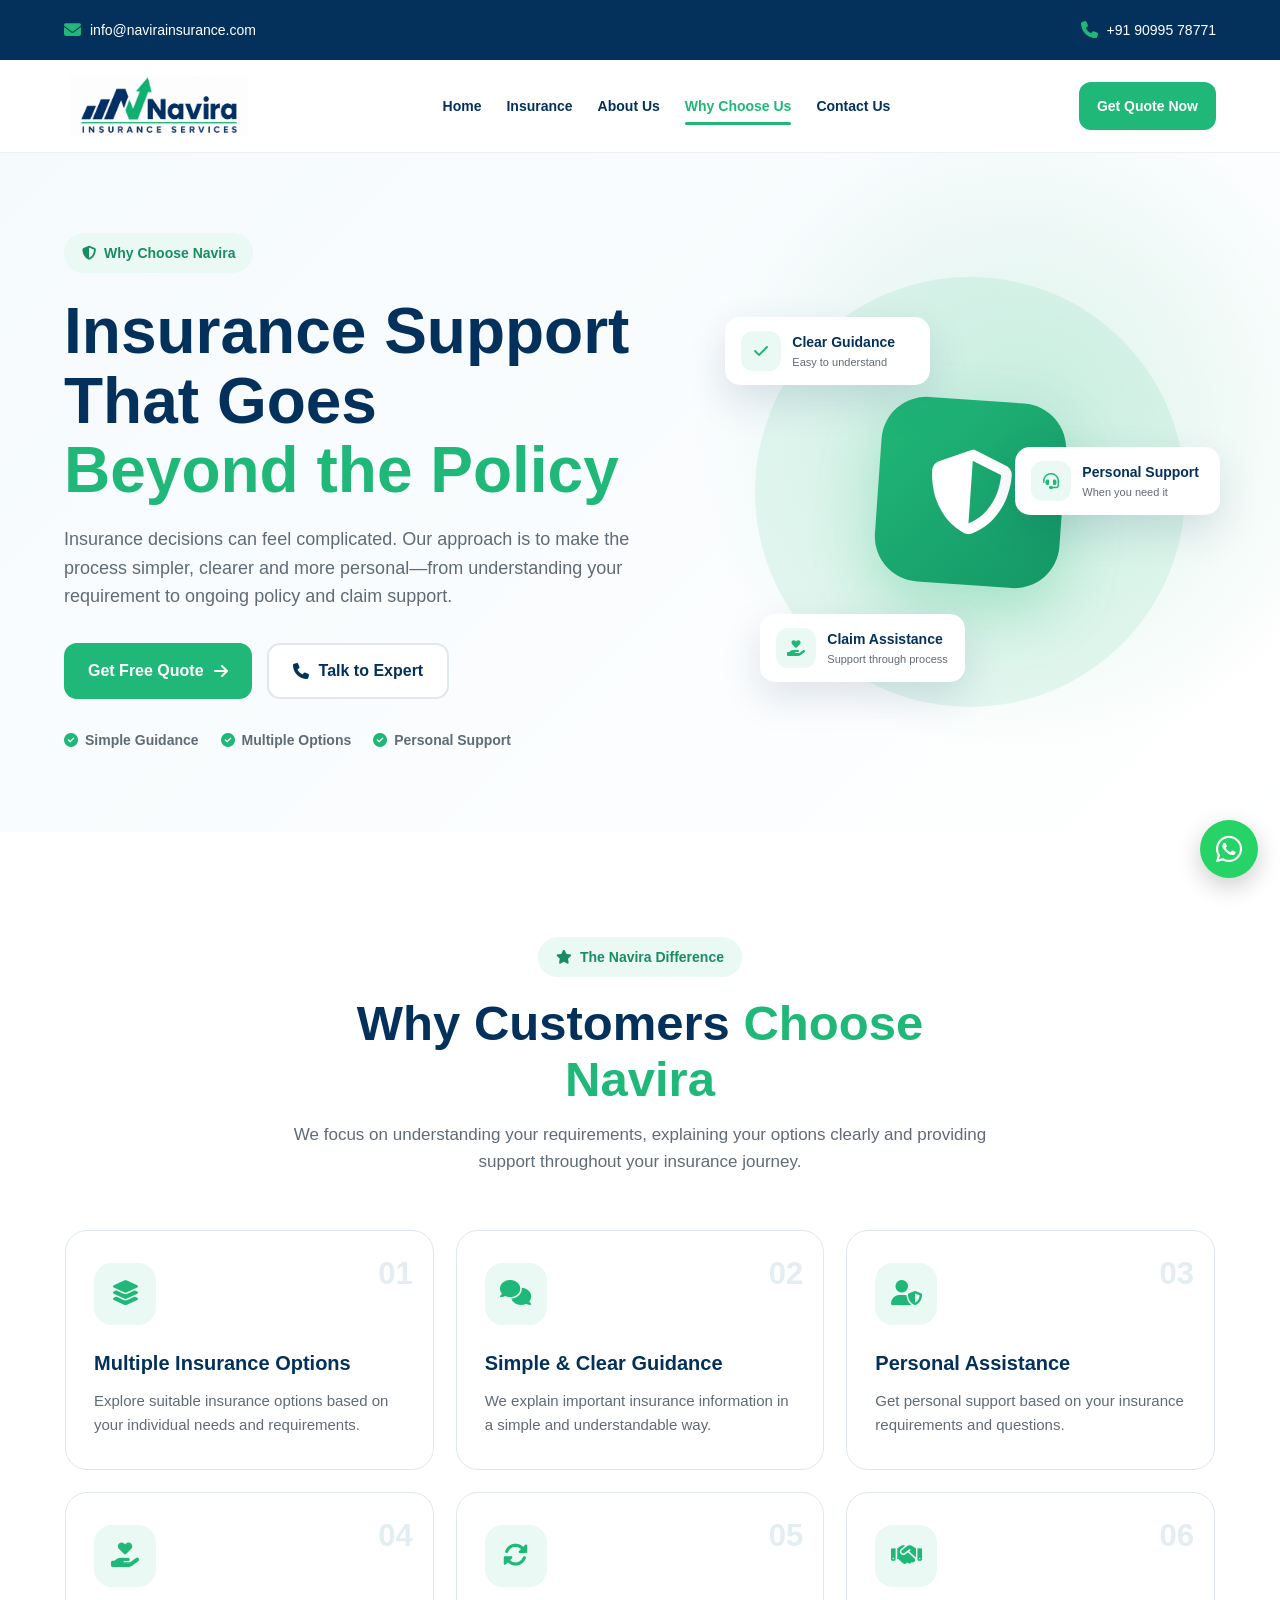
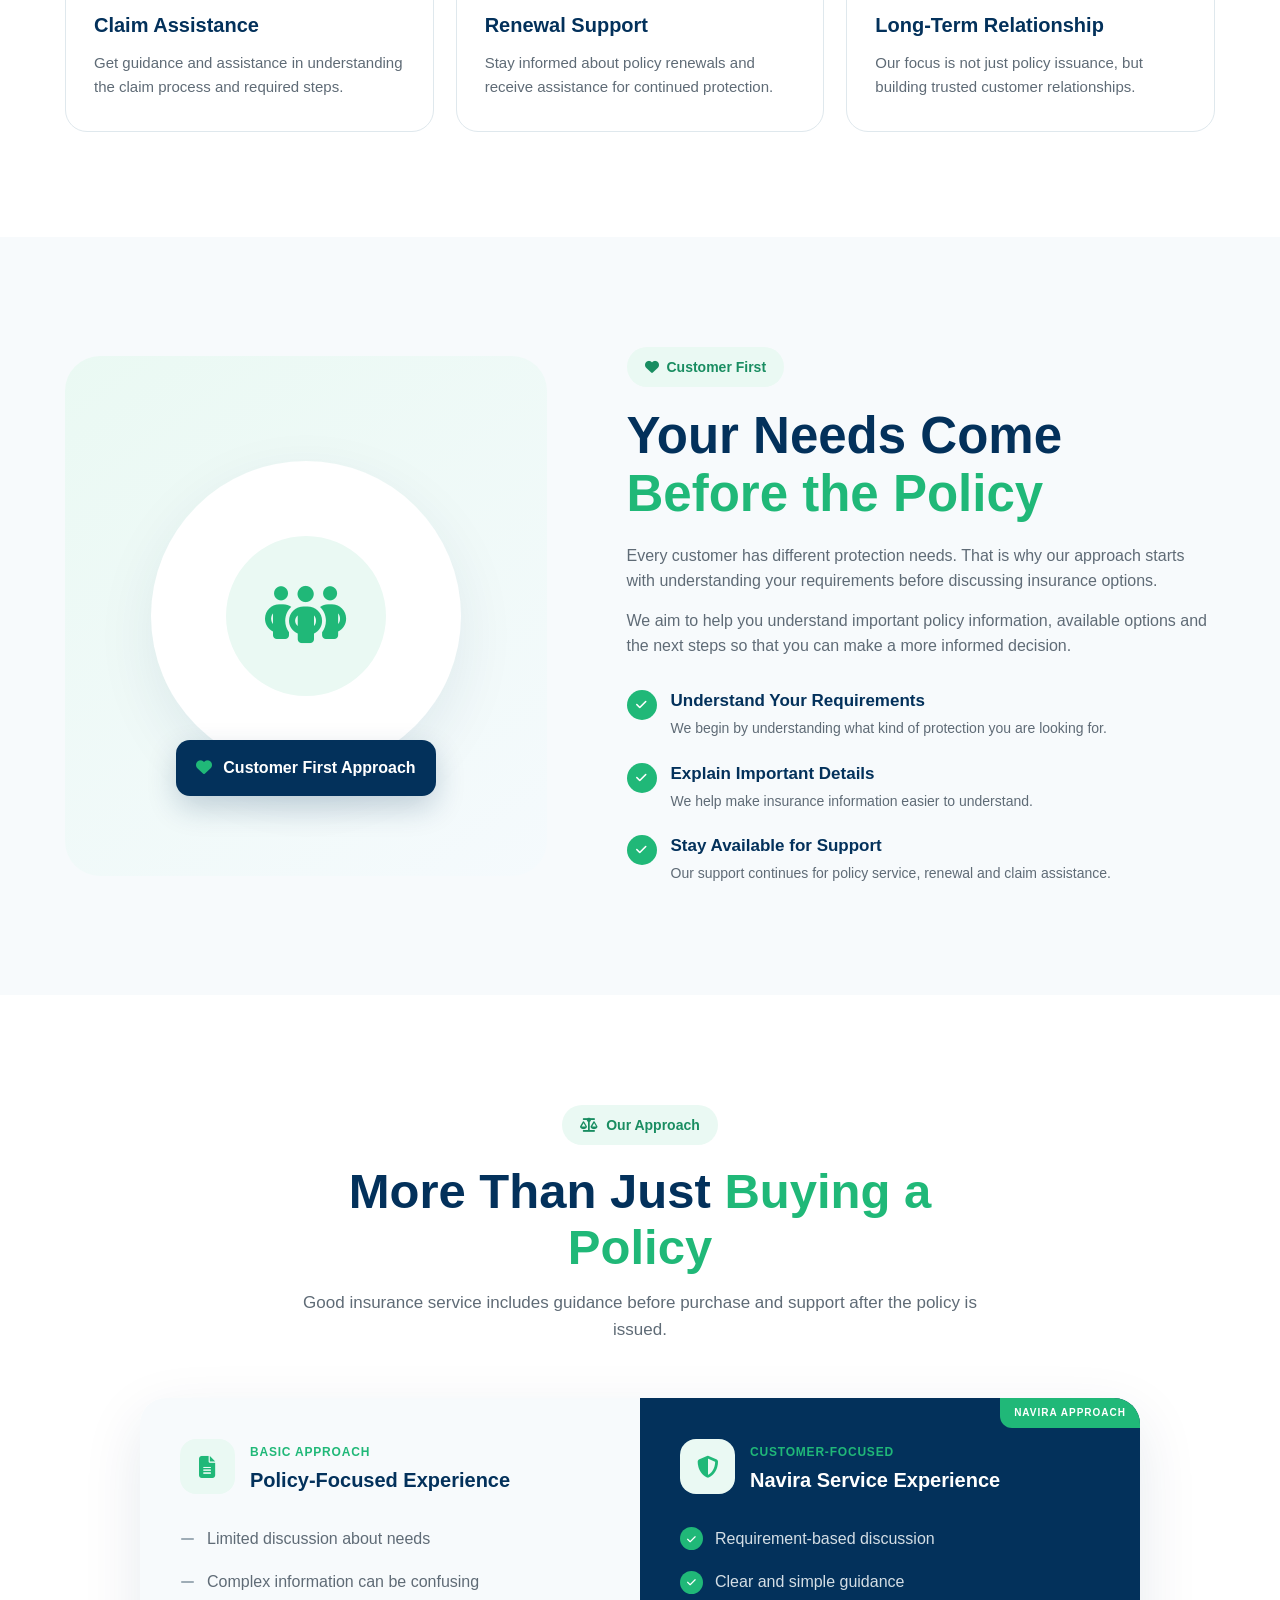
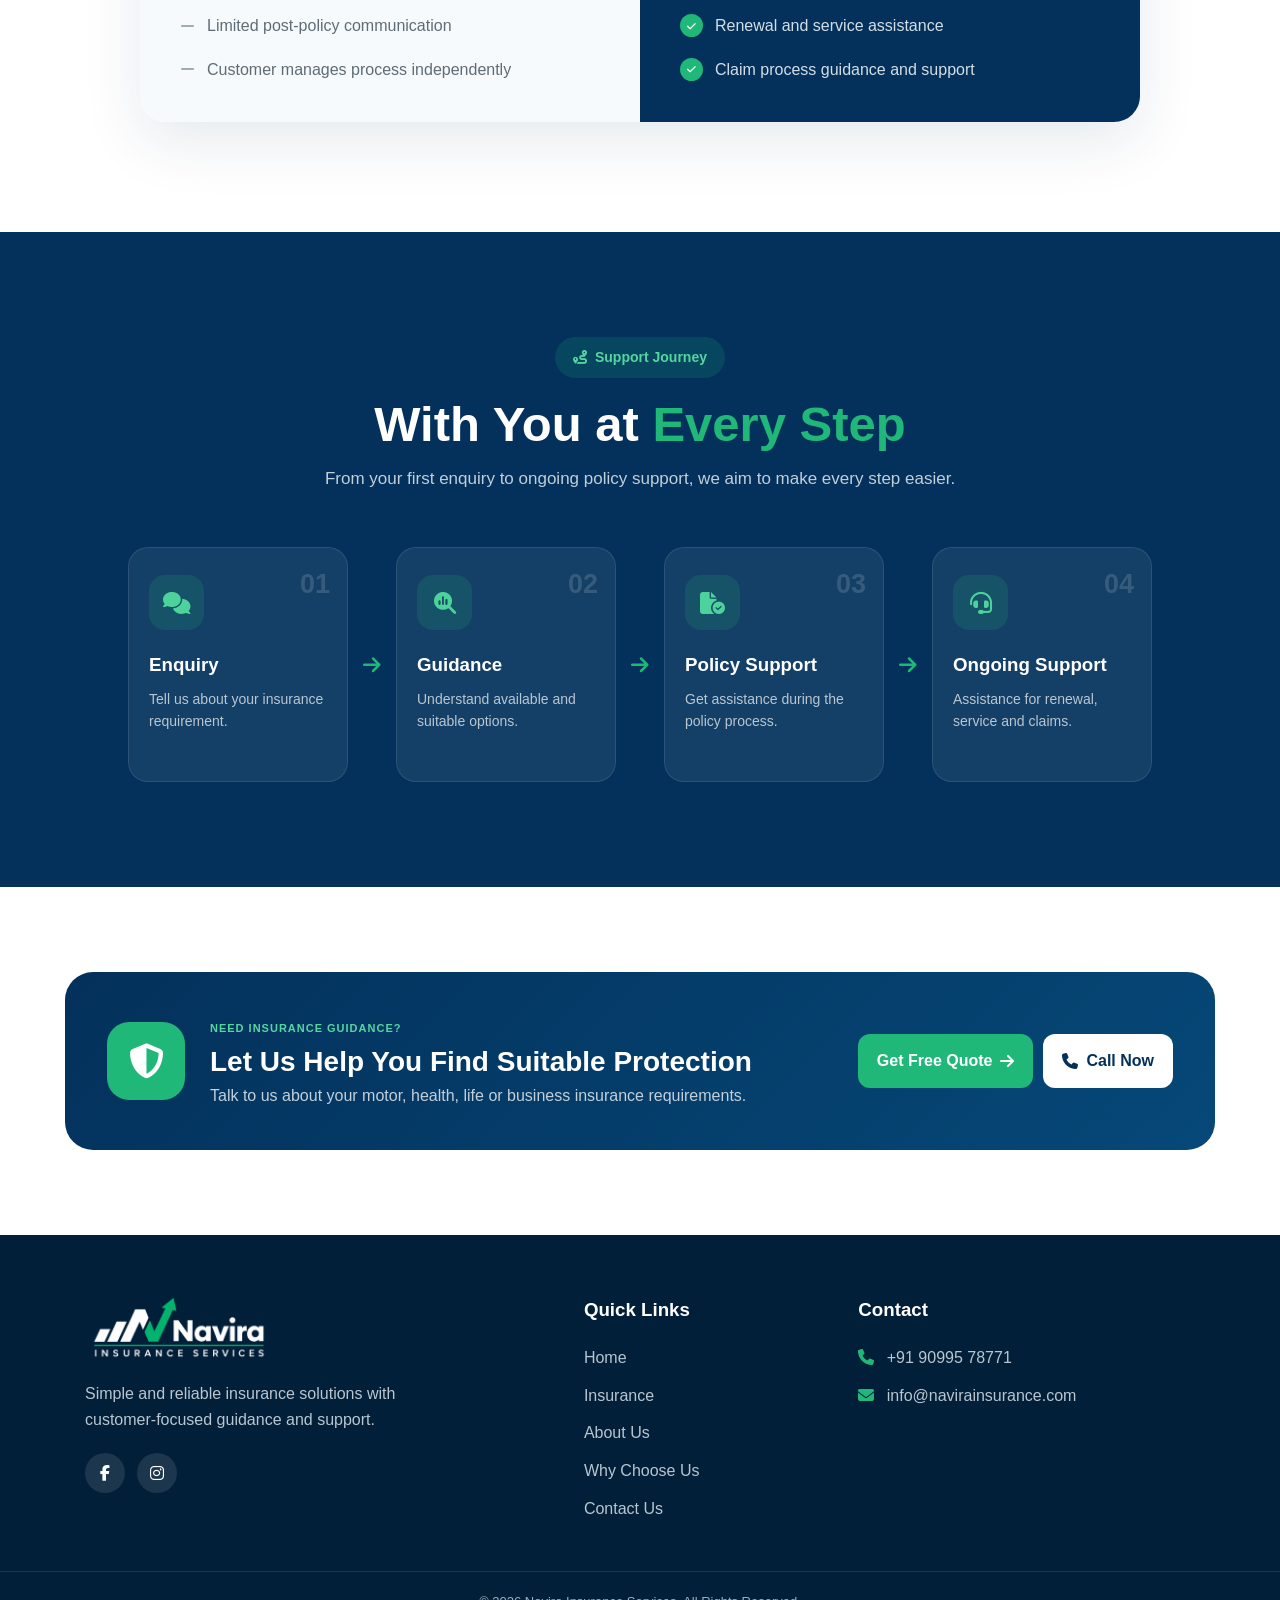
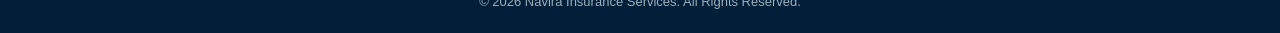
<file: why-choose-us.html>
<!DOCTYPE html>
<html lang="en">

<head>

  <meta charset="UTF-8">

  <meta name="viewport"
        content="width=device-width, initial-scale=1.0">

  <title>
    Why Choose Us | Navira Insurance Services
  </title>

  <meta name="description"
        content="Discover why customers choose Navira Insurance Services for simple guidance, multiple insurance options, personal support and claim assistance.">

  <!-- Font Awesome -->
  <link rel="stylesheet"
        href="https://cdnjs.cloudflare.com/ajax/libs/font-awesome/6.5.2/css/all.min.css">

  <!-- Page CSS -->
  <link rel="stylesheet"
        href="css/why-choose-us.css">

</head>


<body>


<!-- ========================================
     TOP BAR
======================================== -->

<div class="topbar">

  <a href="mailto:info@navirainsurance.com"
     class="topbar-item">

    <i class="fa-solid fa-envelope"></i>

    <span>
      info@navirainsurance.com
    </span>

  </a>


  <a href="tel:+919099578771"
     class="topbar-item">

    <i class="fa-solid fa-phone"></i>

    <span>
      +91 90995 78771
    </span>

  </a>

</div>



<!-- ========================================
     HEADER
======================================== -->

<header class="main-header">

  <div class="navbar">


    <!-- LOGO -->

    <a href="index.html"
       class="logo">

      <img src="images/navira_header_logo.png"
           alt="Navira Insurance Services">

    </a>



    <!-- NAVIGATION -->

    <nav class="nav-links"
         id="navLinks">

      <a href="index.html">
        Home
      </a>

      <a href="index.html#insurance">
        Insurance
      </a>

      <a href="about.html">
        About Us
      </a>

      <a href="why-choose-us.html"
         class="active">
        Why Choose Us
      </a>

      <a href="contact.html">
        Contact Us
      </a>

    </nav>



    <!-- HEADER ACTIONS -->

    <div class="header-actions">

      <a href="contact.html"
         class="quote-btn">

        Get Quote Now

      </a>


      <button class="menu-btn"
              id="menuBtn"
              aria-label="Open Menu">

        <i class="fa-solid fa-bars"></i>

      </button>

    </div>

  </div>

</header>



<!-- ========================================
     HERO SECTION
======================================== -->

<section class="why-hero">

  <div class="hero-content">


    <div class="hero-badge">

      <i class="fa-solid fa-shield-halved"></i>

      Why Choose Navira

    </div>


    <h1>

      Insurance Support That Goes

      <span>
        Beyond the Policy
      </span>

    </h1>


    <p>

      Insurance decisions can feel complicated.
      Our approach is to make the process simpler,
      clearer and more personal—from understanding
      your requirement to ongoing policy and claim support.

    </p>


    <div class="hero-actions">

      <a href="contact.html"
         class="primary-btn">

        Get Free Quote

        <i class="fa-solid fa-arrow-right"></i>

      </a>


      <a href="tel:+919099578771"
         class="secondary-btn">

        <i class="fa-solid fa-phone"></i>

        Talk to Expert

      </a>

    </div>



    <!-- TRUST POINTS -->

    <div class="hero-trust">

      <div>

        <i class="fa-solid fa-circle-check"></i>

        Simple Guidance

      </div>


      <div>

        <i class="fa-solid fa-circle-check"></i>

        Multiple Options

      </div>


      <div>

        <i class="fa-solid fa-circle-check"></i>

        Personal Support

      </div>

    </div>

  </div>



  <!-- HERO VISUAL -->

  <div class="hero-visual">

    <div class="visual-background">


      <div class="main-shield">

        <i class="fa-solid fa-shield-halved"></i>

      </div>


      <div class="floating-card card-one">

        <span class="floating-icon">

          <i class="fa-solid fa-check"></i>

        </span>

        <div>

          <strong>
            Clear Guidance
          </strong>

          <small>
            Easy to understand
          </small>

        </div>

      </div>


      <div class="floating-card card-two">

        <span class="floating-icon">

          <i class="fa-solid fa-headset"></i>

        </span>

        <div>

          <strong>
            Personal Support
          </strong>

          <small>
            When you need it
          </small>

        </div>

      </div>


      <div class="floating-card card-three">

        <span class="floating-icon">

          <i class="fa-solid fa-hand-holding-heart"></i>

        </span>

        <div>

          <strong>
            Claim Assistance
          </strong>

          <small>
            Support through process
          </small>

        </div>

      </div>

    </div>

  </div>

</section>



<!-- ========================================
     REASONS SECTION
======================================== -->

<section class="reasons-section">


  <div class="section-heading">

    <div class="section-label">

      <i class="fa-solid fa-star"></i>

      The Navira Difference

    </div>


    <h2>

      Why Customers

      <span>
        Choose Navira
      </span>

    </h2>


    <p>

      We focus on understanding your requirements,
      explaining your options clearly and providing
      support throughout your insurance journey.

    </p>

  </div>



  <div class="reasons-grid">


    <!-- REASON 1 -->

    <article class="reason-card">

      <div class="reason-number">
        01
      </div>

      <div class="reason-icon">

        <i class="fa-solid fa-layer-group"></i>

      </div>

      <h3>
        Multiple Insurance Options
      </h3>

      <p>

        Explore suitable insurance options based
        on your individual needs and requirements.

      </p>

    </article>



    <!-- REASON 2 -->

    <article class="reason-card">

      <div class="reason-number">
        02
      </div>

      <div class="reason-icon">

        <i class="fa-solid fa-comments"></i>

      </div>

      <h3>
        Simple & Clear Guidance
      </h3>

      <p>

        We explain important insurance information
        in a simple and understandable way.

      </p>

    </article>



    <!-- REASON 3 -->

    <article class="reason-card">

      <div class="reason-number">
        03
      </div>

      <div class="reason-icon">

        <i class="fa-solid fa-user-shield"></i>

      </div>

      <h3>
        Personal Assistance
      </h3>

      <p>

        Get personal support based on your
        insurance requirements and questions.

      </p>

    </article>



    <!-- REASON 4 -->

    <article class="reason-card">

      <div class="reason-number">
        04
      </div>

      <div class="reason-icon">

        <i class="fa-solid fa-hand-holding-heart"></i>

      </div>

      <h3>
        Claim Assistance
      </h3>

      <p>

        Get guidance and assistance in understanding
        the claim process and required steps.

      </p>

    </article>



    <!-- REASON 5 -->

    <article class="reason-card">

      <div class="reason-number">
        05
      </div>

      <div class="reason-icon">

        <i class="fa-solid fa-rotate"></i>

      </div>

      <h3>
        Renewal Support
      </h3>

      <p>

        Stay informed about policy renewals and
        receive assistance for continued protection.

      </p>

    </article>



    <!-- REASON 6 -->

    <article class="reason-card">

      <div class="reason-number">
        06
      </div>

      <div class="reason-icon">

        <i class="fa-solid fa-handshake"></i>

      </div>

      <h3>
        Long-Term Relationship
      </h3>

      <p>

        Our focus is not just policy issuance,
        but building trusted customer relationships.

      </p>

    </article>

  </div>

</section>



<!-- ========================================
     CUSTOMER FIRST SECTION
======================================== -->

<section class="customer-section">

  <div class="customer-wrapper">


    <!-- LEFT VISUAL -->

    <div class="customer-visual">

      <div class="visual-circle">

        <div class="customer-icon">

          <i class="fa-solid fa-people-group"></i>

        </div>


        <div class="support-badge">

          <i class="fa-solid fa-heart"></i>

          Customer First Approach

        </div>

      </div>

    </div>



    <!-- RIGHT CONTENT -->

    <div class="customer-content">


      <div class="section-label">

        <i class="fa-solid fa-heart"></i>

        Customer First

      </div>


      <h2>

        Your Needs Come

        <span>
          Before the Policy
        </span>

      </h2>


      <p>

        Every customer has different protection needs.
        That is why our approach starts with understanding
        your requirements before discussing insurance options.

      </p>


      <p>

        We aim to help you understand important policy
        information, available options and the next steps
        so that you can make a more informed decision.

      </p>



      <div class="customer-points">


        <div class="point-item">

          <span>

            <i class="fa-solid fa-check"></i>

          </span>

          <div>

            <strong>
              Understand Your Requirements
            </strong>

            <p>
              We begin by understanding what kind
              of protection you are looking for.
            </p>

          </div>

        </div>



        <div class="point-item">

          <span>

            <i class="fa-solid fa-check"></i>

          </span>

          <div>

            <strong>
              Explain Important Details
            </strong>

            <p>
              We help make insurance information
              easier to understand.
            </p>

          </div>

        </div>



        <div class="point-item">

          <span>

            <i class="fa-solid fa-check"></i>

          </span>

          <div>

            <strong>
              Stay Available for Support
            </strong>

            <p>
              Our support continues for policy
              service, renewal and claim assistance.
            </p>

          </div>

        </div>

      </div>

    </div>

  </div>

</section>



<!-- ========================================
     COMPARISON SECTION
======================================== -->

<section class="comparison-section">


  <div class="section-heading">

    <div class="section-label">

      <i class="fa-solid fa-scale-balanced"></i>

      Our Approach

    </div>


    <h2>

      More Than Just

      <span>
        Buying a Policy
      </span>

    </h2>


    <p>

      Good insurance service includes guidance
      before purchase and support after the policy is issued.

    </p>

  </div>



  <div class="comparison-box">


    <!-- STANDARD EXPERIENCE -->

    <div class="comparison-column standard">

      <div class="comparison-title">

        <div class="title-icon">

          <i class="fa-solid fa-file-lines"></i>

        </div>

        <div>

          <span>
            Basic Approach
          </span>

          <h3>
            Policy-Focused Experience
          </h3>

        </div>

      </div>


      <div class="comparison-list">

        <div>

          <i class="fa-solid fa-minus"></i>

          Limited discussion about needs

        </div>


        <div>

          <i class="fa-solid fa-minus"></i>

          Complex information can be confusing

        </div>


        <div>

          <i class="fa-solid fa-minus"></i>

          Limited post-policy communication

        </div>


        <div>

          <i class="fa-solid fa-minus"></i>

          Customer manages process independently

        </div>

      </div>

    </div>



    <!-- NAVIRA EXPERIENCE -->

    <div class="comparison-column navira">

      <div class="recommended-tag">

        NAVIRA APPROACH

      </div>


      <div class="comparison-title">

        <div class="title-icon">

          <i class="fa-solid fa-shield-halved"></i>

        </div>

        <div>

          <span>
            Customer-Focused
          </span>

          <h3>
            Navira Service Experience
          </h3>

        </div>

      </div>


      <div class="comparison-list">

        <div>

          <i class="fa-solid fa-check"></i>

          Requirement-based discussion

        </div>


        <div>

          <i class="fa-solid fa-check"></i>

          Clear and simple guidance

        </div>


        <div>

          <i class="fa-solid fa-check"></i>

          Renewal and service assistance

        </div>


        <div>

          <i class="fa-solid fa-check"></i>

          Claim process guidance and support

        </div>

      </div>

    </div>

  </div>

</section>



<!-- ========================================
     SUPPORT JOURNEY
======================================== -->

<section class="journey-section">


  <div class="section-heading light-heading">

    <div class="section-label dark-label">

      <i class="fa-solid fa-route"></i>

      Support Journey

    </div>


    <h2>

      With You at

      <span>
        Every Step
      </span>

    </h2>


    <p>

      From your first enquiry to ongoing policy
      support, we aim to make every step easier.

    </p>

  </div>



  <div class="journey-grid">


    <div class="journey-card">

      <div class="journey-step">
        01
      </div>

      <div class="journey-icon">

        <i class="fa-solid fa-comments"></i>

      </div>

      <h3>
        Enquiry
      </h3>

      <p>
        Tell us about your insurance requirement.
      </p>

    </div>



    <div class="journey-arrow">

      <i class="fa-solid fa-arrow-right"></i>

    </div>



    <div class="journey-card">

      <div class="journey-step">
        02
      </div>

      <div class="journey-icon">

        <i class="fa-solid fa-magnifying-glass-chart"></i>

      </div>

      <h3>
        Guidance
      </h3>

      <p>
        Understand available and suitable options.
      </p>

    </div>



    <div class="journey-arrow">

      <i class="fa-solid fa-arrow-right"></i>

    </div>



    <div class="journey-card">

      <div class="journey-step">
        03
      </div>

      <div class="journey-icon">

        <i class="fa-solid fa-file-circle-check"></i>

      </div>

      <h3>
        Policy Support
      </h3>

      <p>
        Get assistance during the policy process.
      </p>

    </div>



    <div class="journey-arrow">

      <i class="fa-solid fa-arrow-right"></i>

    </div>



    <div class="journey-card">

      <div class="journey-step">
        04
      </div>

      <div class="journey-icon">

        <i class="fa-solid fa-headset"></i>

      </div>

      <h3>
        Ongoing Support
      </h3>

      <p>
        Assistance for renewal, service and claims.
      </p>

    </div>

  </div>

</section>



<!-- ========================================
     FINAL CTA
======================================== -->

<section class="final-cta">

  <div class="cta-box">


    <div class="cta-shield">

      <i class="fa-solid fa-shield-halved"></i>

    </div>


    <div class="cta-content">

      <span>
        NEED INSURANCE GUIDANCE?
      </span>

      <h2>
        Let Us Help You Find Suitable Protection
      </h2>

      <p>

        Talk to us about your motor, health,
        life or business insurance requirements.

      </p>

    </div>


    <div class="cta-actions">

      <a href="contact.html"
         class="cta-primary">

        Get Free Quote

        <i class="fa-solid fa-arrow-right"></i>

      </a>


      <a href="tel:+919099578771"
         class="cta-secondary">

        <i class="fa-solid fa-phone"></i>

        Call Now

      </a>

    </div>

  </div>

</section>



<!-- ========================================
     FOOTER
======================================== -->

<footer class="footer">

  <div class="footer-container">


    <div class="footer-brand">

      <div class="footer-logo">

        <img src="images/navira_footer_logo.png"
             alt="Navira">

      </div>


      <p>

        Simple and reliable insurance solutions
        with customer-focused guidance and support.

      </p>


      <div class="social-links">

        <a href="#"
           aria-label="Facebook">

          <i class="fa-brands fa-facebook-f"></i>

        </a>


        <a href="#"
           aria-label="Instagram">

          <i class="fa-brands fa-instagram"></i>

        </a>

      </div>

    </div>



    <div class="footer-links">

      <h3>
        Quick Links
      </h3>

      <a href="index.html">
        Home
      </a>

      <a href="index.html#insurance">
        Insurance
      </a>

      <a href="about.html">
        About Us
      </a>

      <a href="why-choose-us.html">
        Why Choose Us
      </a>

      <a href="contact.html">
        Contact Us
      </a>

    </div>



    <div class="footer-contact">

      <h3>
        Contact
      </h3>


      <a href="tel:+919099578771">

        <i class="fa-solid fa-phone"></i>

        +91 90995 78771

      </a>


      <a href="mailto:info@navirainsurance.com">

        <i class="fa-solid fa-envelope"></i>

        info@navirainsurance.com

      </a>

    </div>

  </div>


  <div class="footer-bottom">

    © 2026 Navira Insurance Services.
    All Rights Reserved.

  </div>

</footer>



<!-- ========================================
     WHATSAPP BUTTON
======================================== -->

<a href="https://wa.me/919099578771"
   class="floating-whatsapp"
   target="_blank"
   rel="noopener"
   aria-label="Chat on WhatsApp">

  <i class="fa-brands fa-whatsapp"></i>

</a>



<!-- PAGE JS -->

<script src="js/why-choose-us.js"></script>


</body>

</html>
</file>
<file: css/style.css>
/* ==================================================
   RESET
================================================== */

* {
  margin: 0;
  padding: 0;
  box-sizing: border-box;
}


html {
  scroll-behavior: smooth;
  overflow-x: hidden;
}


body {
  font-family: "Inter", sans-serif;
  color: #172033;
  background: #ffffff;
  overflow-x: hidden;

  /* Fixed topbar + header space */
  padding-top: 112px;
}


body.menu-open {
  overflow: hidden;
}


.container {
  width: 90%;
  max-width: 1180px;
  margin: auto;
}


/* ==================================================
   COLORS

   Navy Blue : #03315b
   Logo Blue : #064387
   Green     : #20b878
   Light BG  : #f5f9fc
================================================== */


/* ==================================================
   FIXED HEADER
================================================== */

.header-wrapper {
  position: fixed;
  top: 0;
  left: 0;

  width: 100%;

  z-index: 2000;

  background: #ffffff;
}


/* ==================================================
   TOP BAR
================================================== */

.topbar {
  height: 38px;

  background: #03315b;

  display: flex;
  align-items: center;
}


.topbar-inner {
  height: 100%;

  display: flex;
  justify-content: space-between;
  align-items: center;
}


.top-contact {
  display: flex;
  align-items: center;
  gap: 8px;

  color: #ffffff;

  text-decoration: none;

  font-size: 15px;

  font-weight: 600;
}


.top-contact i {
  color: #20b878;
  font-size: 20px;
  min-width: 22px;
  text-align: center;
}

/* ==================================================
   MAIN HEADER
================================================== */

.main-header {
  height: 74px;

  background: #ffffff;

  border-bottom: 1px solid #e7edf3;

  box-shadow:
    0 3px 15px rgba(0, 0, 0, 0.06);
}


.navbar {
  height: 100%;

  display: flex;

  align-items: center;

  justify-content: space-between;

  gap: 25px;
}


/* ==================================================
   LOGO
================================================== */

.logo {
  display: flex;

  flex-direction: column;

  justify-content: center;

  text-decoration: none;

  line-height: 1;

  min-width: 185px;
}


.logo img {
  max-width: 190px;
  max-height: 52px;
  object-fit: contain;
}


.logo-main {
  color: #064387;

  font-size: 25px;

  font-weight: 800;

  letter-spacing: 1px;
}


.logo-sub {
  color: #20b878;

  font-size: 9px;

  font-weight: 700;

  letter-spacing: 1.8px;

  margin-top: 5px;
}


/* ==================================================
   NAVIGATION
================================================== */

.nav-links {
  display: flex;

  align-items: center;

  gap: 25px;
}


.nav-links > a,
.dropdown-title {
  color: #172033;

  font-size: 14px;

  font-weight: 600;

  text-decoration: none;

  background: none;

  border: none;

  font-family: inherit;

  cursor: pointer;

  transition: color 0.3s ease;
}


.nav-links > a:hover,
.dropdown-title:hover {
  color: #20b878;
}


/* ==================================================
   DROPDOWN
================================================== */

.nav-dropdown {
  position: relative;
}


.dropdown-title {
  display: flex;

  align-items: center;

  gap: 6px;
}


.dropdown-title i {
  font-size: 11px;

  transition: transform 0.3s ease;
}


.dropdown-menu {
  position: absolute;

  top: calc(100% + 22px);

  left: 0;

  min-width: 240px;

  padding: 8px;

  background: #ffffff;

  border: 1px solid #e6edf2;

  border-radius: 10px;

  box-shadow:
    0 12px 35px rgba(3, 49, 91, 0.14);

  opacity: 0;

  visibility: hidden;

  transform: translateY(8px);

  transition: 0.25s ease;
}


.dropdown-menu::before {
  content: "";

  position: absolute;

  top: -24px;

  left: 0;

  width: 100%;

  height: 24px;
}


.dropdown-menu a {
  display: block;

  padding: 11px 12px;

  color: #172033;

  font-size: 13px;

  font-weight: 500;

  text-decoration: none;

  border-radius: 6px;

  transition: 0.25s ease;
}


.dropdown-menu a:hover {
  background: #edf9f5;

  color: #20b878;

  padding-left: 16px;
}


@media (min-width: 769px) {

  .nav-dropdown:hover .dropdown-menu {
    opacity: 1;

    visibility: visible;

    transform: translateY(0);
  }


  .nav-dropdown:hover .dropdown-title i {
    transform: rotate(180deg);
  }

}


/* ==================================================
   HEADER ACTIONS
================================================== */

.header-actions {
  display: flex;

  align-items: center;

  gap: 12px;
}


.quote-btn {
  background: #20b878;

  color: #ffffff;

  border: none;

  padding: 11px 18px;

  border-radius: 8px;

  font-family: inherit;

  font-size: 13px;

  font-weight: 700;

  white-space: nowrap;

  cursor: pointer;

  transition: 0.3s ease;
}


.quote-btn:hover {
  background: #15945f;

  transform: translateY(-1px);
}


.menu-btn {
  display: none;

  background: transparent;

  border: none;

  color: #064387;

  font-size: 24px;

  cursor: pointer;
}


/* ==================================================
   MENU OVERLAY
================================================== */

.menu-overlay {
  position: fixed;

  inset: 0;

  background:
    rgba(0, 0, 0, 0.45);

  z-index: 1900;

  opacity: 0;

  visibility: hidden;

  transition: 0.3s ease;
}


.menu-overlay.active {
  opacity: 1;

  visibility: visible;
}


/* ==================================================
   HERO
================================================== */

.hero {
  min-height: 610px;

  display: flex;

  align-items: center;

  background:
    linear-gradient(
      120deg,
      #f5f9fc 0%,
      #ffffff 58%,
      #edf9f5 100%
    );

  padding: 70px 0;

  position: relative;

  overflow: hidden;
}


.hero::before {
  content: "";

  position: absolute;

  width: 400px;

  height: 400px;

  border-radius: 50%;

  background:
    rgba(32, 184, 120, 0.08);

  top: -170px;

  right: -100px;
}


.hero-container {
  display: grid;

  grid-template-columns: 1.1fr 0.9fr;

  align-items: center;

  gap: 70px;
}


.hero-content {
  position: relative;

  z-index: 2;
}


.hero-badge {
  display: inline-flex;

  align-items: center;

  gap: 8px;

  padding: 8px 13px;

  background: #e7f8f1;

  color: #14865a;

  border-radius: 50px;

  font-size: 13px;

  font-weight: 700;

  margin-bottom: 22px;
}


.hero-content h1 {
  font-size: clamp(42px, 5vw, 66px);

  line-height: 1.08;

  color: #03315b;

  letter-spacing: -2px;

  margin-bottom: 22px;
}


.hero-content h1 span {
  color: #20b878;

  display: block;
}


.hero-content > p {
  max-width: 600px;

  font-size: 18px;

  line-height: 1.7;

  color: #5d6977;

  margin-bottom: 30px;
}


.hero-buttons {
  display: flex;

  flex-wrap: wrap;

  gap: 14px;

  margin-bottom: 30px;
}


.primary-btn,
.secondary-btn {
  display: inline-flex;

  align-items: center;

  justify-content: center;

  gap: 9px;

  padding: 14px 21px;

  border-radius: 8px;

  font-family: inherit;

  font-size: 14px;

  font-weight: 700;

  cursor: pointer;

  text-decoration: none;

  transition: 0.3s ease;
}


.primary-btn {
  background: #20b878;

  color: #ffffff;

  border: 2px solid #20b878;
}


.primary-btn:hover {
  background: #15945f;

  border-color: #15945f;
}


.secondary-btn {
  background: #ffffff;

  color: #03315b;

  border: 2px solid #dce5ec;
}


.secondary-btn:hover {
  border-color: #20b878;

  color: #20b878;
}


.hero-trust {
  display: flex;

  flex-wrap: wrap;

  gap: 18px;
}


.hero-trust div {
  display: flex;

  align-items: center;

  gap: 6px;

  font-size: 12px;

  color: #52606d;
}


.hero-trust i {
  color: #20b878;
}


/* HERO VISUAL */

.hero-visual {
  display: flex;

  align-items: center;

  justify-content: center;
}


.shield-card {
  width: 100%;

  max-width: 420px;

  background: #ffffff;

  padding: 42px;

  border-radius: 28px;

  text-align: center;

  box-shadow:
    0 25px 70px rgba(3, 49, 91, 0.14);

  position: relative;
}


.shield-icon {
  width: 90px;

  height: 90px;

  margin: 0 auto 22px;

  display: flex;

  align-items: center;

  justify-content: center;

  border-radius: 25px;

  background:
    linear-gradient(
      135deg,
      #20b878,
      #14865a
    );

  color: #ffffff;

  font-size: 42px;

  transform: rotate(4deg);
}


.shield-card h2 {
  color: #03315b;

  font-size: 25px;

  margin-bottom: 10px;
}


.shield-card > p {
  color: #65717d;

  font-size: 14px;

  line-height: 1.6;

  margin-bottom: 28px;
}


.mini-features {
  display: grid;

  grid-template-columns:
    repeat(2, 1fr);

  gap: 12px;
}


.mini-features div {
  padding: 15px 10px;

  background: #f5f9fc;

  border-radius: 10px;

  display: flex;

  align-items: center;

  gap: 9px;

  color: #03315b;

  font-size: 13px;

  font-weight: 600;
}


.mini-features i {
  color: #20b878;

  font-size: 18px;
}


/* ==================================================
   COMMON SECTION
================================================== */

.services-section,
.why-section {
  padding: 85px 0;
}


.section-heading {
  text-align: center;

  max-width: 700px;

  margin: 0 auto 50px;
}


.section-heading > span,
.small-title {
  display: inline-block;

  color: #20b878;

  font-size: 12px;

  font-weight: 800;

  letter-spacing: 1.8px;

  margin-bottom: 10px;
}


.section-heading h2 {
  color: #03315b;

  font-size: clamp(30px, 4vw, 42px);

  line-height: 1.2;

  margin-bottom: 14px;
}


.section-heading p {
  color: #687581;

  line-height: 1.7;
}


/* ==================================================
   SERVICE CARDS
================================================== */

.services-section {
  background: #ffffff;
}


.service-grid {
  display: grid;

  grid-template-columns:
    repeat(4, 1fr);

  gap: 20px;
}


.service-card {
  background: #ffffff;

  border: 1px solid #e4ebf0;

  padding: 30px 24px;

  border-radius: 16px;

  transition: 0.3s ease;
}


.service-card:hover {
  transform: translateY(-7px);

  border-color: #bdebd8;

  box-shadow:
    0 18px 40px rgba(3, 49, 91, 0.1);
}


.service-icon {
  width: 58px;

  height: 58px;

  display: flex;

  align-items: center;

  justify-content: center;

  background: #e8f8f2;

  color: #20b878;

  border-radius: 14px;

  font-size: 25px;

  margin-bottom: 22px;
}


.service-card h3 {
  color: #03315b;

  font-size: 19px;

  margin-bottom: 12px;
}


.service-card p {
  color: #697681;

  font-size: 14px;

  line-height: 1.7;

  margin-bottom: 20px;
}


.service-card a {
  display: inline-flex;

  align-items: center;

  gap: 7px;

  color: #20b878;

  text-decoration: none;

  font-size: 13px;

  font-weight: 700;
}


/* ==================================================
   ABOUT
================================================== */

.about-section {
  padding: 90px 0;

  background: #f5f9fc;
}


.about-container {
  display: grid;

  grid-template-columns: 0.9fr 1.1fr;

  align-items: center;

  gap: 80px;
}


.about-visual {
  min-height: 400px;

  display: flex;

  align-items: center;

  justify-content: center;

  position: relative;
}


.about-shield {
  width: 280px;

  height: 280px;

  display: flex;

  align-items: center;

  justify-content: center;

  border-radius: 50%;

  background:
    linear-gradient(
      135deg,
      #03315b,
      #064387
    );

  color: #ffffff;

  font-size: 110px;

  box-shadow:
    0 25px 60px rgba(3, 49, 91, 0.22);
}


.experience-card {
  position: absolute;

  bottom: 20px;

  right: 20px;

  background: #ffffff;

  padding: 18px 22px;

  border-radius: 12px;

  box-shadow:
    0 12px 30px rgba(0, 0, 0, 0.12);
}


.experience-card strong {
  display: block;

  color: #20b878;

  font-size: 22px;
}


.experience-card span {
  color: #03315b;

  font-size: 12px;

  font-weight: 600;
}


.about-content h2 {
  color: #03315b;

  font-size: clamp(30px, 4vw, 43px);

  line-height: 1.2;

  margin-bottom: 20px;
}


.about-content h2 span {
  color: #20b878;
}


.about-content p {
  color: #65717d;

  line-height: 1.8;

  margin-bottom: 14px;
}


.about-points {
  display: grid;

  grid-template-columns:
    repeat(2, 1fr);

  gap: 15px;

  margin-top: 25px;
}


.about-points div {
  display: flex;

  align-items: center;

  gap: 9px;

  color: #03315b;

  font-size: 14px;

  font-weight: 600;
}


.about-points i {
  width: 25px;

  height: 25px;

  display: flex;

  align-items: center;

  justify-content: center;

  background: #e5f8f0;

  color: #20b878;

  border-radius: 50%;

  font-size: 11px;
}


/* ==================================================
   WHY US
================================================== */

.why-section {
  background: #ffffff;
}


.why-grid {
  display: grid;

  grid-template-columns:
    repeat(4, 1fr);

  gap: 20px;
}


.why-card {
  text-align: center;

  padding: 30px 20px;

  background: #f8fafc;

  border-radius: 15px;
}


.why-card > i {
  font-size: 35px;

  color: #20b878;

  margin-bottom: 18px;
}


.why-card h3 {
  color: #03315b;

  margin-bottom: 10px;

  font-size: 17px;
}


.why-card p {
  color: #697681;

  font-size: 13px;

  line-height: 1.7;
}


/* ==================================================
   CTA
================================================== */

.cta-section {
  padding: 60px 0;

  background:
    linear-gradient(
      120deg,
      #03315b,
      #064387
    );

  color: #ffffff;
}


.cta-container {
  display: flex;

  align-items: center;

  justify-content: space-between;

  gap: 40px;
}


.cta-container span {
  color: #68e0ae;

  font-size: 11px;

  font-weight: 800;

  letter-spacing: 1.5px;
}


.cta-container h2 {
  font-size: clamp(27px, 4vw, 38px);

  margin: 8px 0 10px;
}


.cta-container p {
  color: #d5e3ee;
}


.cta-actions {
  display: flex;

  gap: 12px;

  flex-shrink: 0;
}


.cta-call,
.cta-whatsapp {
  display: inline-flex;

  align-items: center;

  gap: 8px;

  padding: 13px 18px;

  border-radius: 8px;

  text-decoration: none;

  font-size: 13px;

  font-weight: 700;
}


.cta-call {
  background: #ffffff;

  color: #03315b;
}


.cta-whatsapp {
  background: #20b878;

  color: #ffffff;
}


/* ==================================================
   FOOTER
================================================== */

.footer {
  background: #021f3a;

  color: #ffffff;
}


.footer-grid {
  display: grid;

  grid-template-columns:
    1.5fr 1fr 1fr 1.2fr;

  gap: 50px;

  padding-top: 60px;

  padding-bottom: 50px;
}


.footer-logo {
  display: flex;

  flex-direction: column;

  margin-bottom: 18px;
}

.footer-logo img {
    width: 190px;
    height: auto;
    display: block;
    object-fit: contain;
}

.footer-business-info {
  margin-top: 18px;
}

.footer-business-info h3 {
  margin: 0;
  color: #ffffff;
  font-size: 20px;
  font-weight: 700;
  letter-spacing: 0.3px;
}

.footer-business-info .footer-tagline {
  margin: 4px 0 0;
  color: #20B878;
  font-size: 14px;
  font-weight: 600;
}

.footer-description {
  margin-top: 18px;
  color: #B9C6D0;
  line-height: 1.7;
}

.footer-brand p {
  color: #b7c6d3;

  font-size: 13px;

  line-height: 1.8;

  max-width: 320px;
}


.social-links {
  display: flex;

  gap: 10px;

  margin-top: 20px;
}


.social-links a {
  width: 36px;

  height: 36px;

  display: flex;

  align-items: center;

  justify-content: center;

  border-radius: 50%;

  background:
    rgba(255, 255, 255, 0.1);

  color: #ffffff;

  text-decoration: none;

  transition: 0.3s;
}


.social-links a:hover {
  background: #20b878;
}


.footer-column {
  display: flex;

  flex-direction: column;

  gap: 11px;
}


.footer-column h3 {
  font-size: 15px;

  margin-bottom: 8px;
}


.footer-column a {
  color: #b7c6d3;

  font-size: 13px;

  text-decoration: none;
}


.footer-column a:hover {
  color: #4ed39b;
}


.contact-column p {
  display: flex;

  gap: 8px;

  color: #b7c6d3;

  font-size: 13px;

  line-height: 1.6;
}


.contact-column i {
  color: #4ed39b;

  margin-top: 3px;
}


.footer-bottom {
  border-top:
    1px solid rgba(255, 255, 255, 0.1);

  padding: 18px 0;

  color: #93a7b8;

  font-size: 12px;

  text-align: center;
}


/* ==================================================
   QUOTE POPUP
================================================== */

.quote-popup {
  position: fixed;

  inset: 0;

  background:
    rgba(0, 20, 40, 0.72);

  display: flex;

  align-items: center;

  justify-content: center;

  padding: 20px;

  z-index: 5000;

  opacity: 0;

  visibility: hidden;

  transition: 0.3s ease;
}


.quote-popup.show {
  opacity: 1;

  visibility: visible;
}


.quote-box {
  width: 100%;

  max-width: 430px;

  max-height: 90vh;

  overflow-y: auto;

  background: #ffffff;

  padding: 32px;

  border-radius: 18px;

  text-align: center;

  position: relative;

  transform: translateY(20px);

  transition: 0.3s ease;
}


.quote-popup.show .quote-box {
  transform: translateY(0);
}


.close-popup {
  position: absolute;

  top: 15px;

  right: 15px;

  width: 34px;

  height: 34px;

  border: none;

  border-radius: 50%;

  background: #f0f4f7;

  color: #03315b;

  cursor: pointer;
}


.popup-icon {
  width: 58px;

  height: 58px;

  margin: 0 auto 15px;

  display: flex;

  align-items: center;

  justify-content: center;

  border-radius: 15px;

  background: #e5f8f0;

  color: #20b878;

  font-size: 26px;
}


.quote-box h2 {
  color: #03315b;

  margin-bottom: 7px;
}


.quote-box > p {
  color: #6a7783;

  font-size: 13px;

  margin-bottom: 22px;
}


.quote-box form {
  display: flex;

  flex-direction: column;

  gap: 12px;
}


.quote-box input,
.quote-box select,
.quote-box textarea {
  width: 100%;

  padding: 13px 14px;

  border: 1px solid #dce5ec;

  border-radius: 8px;

  font-family: inherit;

  font-size: 13px;

  outline: none;
}


.quote-box input:focus,
.quote-box select:focus,
.quote-box textarea:focus {
  border-color: #20b878;
}


.submit-btn {
  padding: 14px;

  background: #20b878;

  color: #ffffff;

  border: none;

  border-radius: 8px;

  font-family: inherit;

  font-weight: 700;

  cursor: pointer;
}


/* ==================================================
   TABLET
================================================== */

@media (max-width: 1000px) {

  .nav-links {
    gap: 15px;
  }


  .nav-links > a,
  .dropdown-title {
    font-size: 12px;
  }


  .service-grid,
  .why-grid {
    grid-template-columns:
      repeat(2, 1fr);
  }


  .footer-grid {
    grid-template-columns:
      repeat(2, 1fr);
  }

}


/* ==================================================
   MOBILE
================================================== */

@media (max-width: 768px) {


  body {
    padding-top: 104px;
  }


  /* TOP BAR */

  .topbar {
    height: 36px;
  }


  .top-contact {
    font-size: 10px;

    gap: 5px;
  }


  .top-contact i {
    font-size: 12px;
  }


  /* HEADER */

  .main-header {
    height: 68px;
  }


  .navbar {
    width: 94%;

    gap: 8px;
  }


  .logo {
    min-width: auto;
  }


  .logo-main {
    font-size: 20px;
  }


  .logo-sub {
    font-size: 6px;

    letter-spacing: 1.1px;
  }


  .quote-btn {
    padding: 9px 10px;

    font-size: 11px;
  }


  .menu-btn {
    display: block;
  }


  /* MOBILE NAV */

  .nav-links {
    position: fixed;

    top: 104px;

    left: -100%;

    width: min(82%, 310px);

    height: calc(100vh - 104px);

    background: #03315b;

    padding: 25px 22px;

    display: flex;

    flex-direction: column;

    align-items: stretch;

    gap: 6px;

    overflow-y: auto;

    transition: left 0.35s ease;

    z-index: 2200;
  }


  .nav-links.show {
    left: 0;
  }


  .nav-links > a,
  .dropdown-title {
    width: 100%;

    color: #ffffff;

    font-size: 15px;

    padding: 13px 0;

    text-align: left;
  }


  .dropdown-title {
    justify-content: space-between;
  }


  /* MOBILE DROPDOWN */

  .dropdown-menu {
    position: static;

    min-width: 100%;

    max-height: 0;

    padding: 0;

    background: rgba(255, 255, 255, 0.07);

    border: none;

    border-radius: 7px;

    box-shadow: none;

    opacity: 1;

    visibility: visible;

    transform: none;

    overflow: hidden;

    transition: max-height 0.35s ease;
  }


  .nav-dropdown.active .dropdown-menu {
    max-height: 300px;

    padding: 5px 0;
  }


  .dropdown-menu a {
    color: #ffffff;

    padding: 11px 14px;

    font-size: 13px;
  }


  .dropdown-menu a:hover {
    color: #4ed39b;

    background:
      rgba(255, 255, 255, 0.05);

    padding-left: 17px;
  }


  .nav-dropdown.active
  .dropdown-title i {
    transform: rotate(180deg);
  }


  /* HERO */

  .hero {
    min-height: auto;

    padding: 55px 0 65px;
  }


  .hero-container {
    grid-template-columns: 1fr;

    gap: 45px;

    text-align: center;
  }


  .hero-content h1 {
    font-size: 42px;

    letter-spacing: -1.2px;
  }


  .hero-content > p {
    font-size: 16px;
  }


  .hero-buttons,
  .hero-trust {
    justify-content: center;
  }


  .shield-card {
    max-width: 390px;

    padding: 32px 22px;
  }


  /* SERVICES */

  .services-section,
  .why-section,
  .about-section {
    padding: 65px 0;
  }


  .service-grid,
  .why-grid {
    grid-template-columns: 1fr;
  }


  /* ABOUT */

  .about-container {
    grid-template-columns: 1fr;

    gap: 40px;
  }


  .about-visual {
    min-height: 320px;
  }


  .about-shield {
    width: 230px;

    height: 230px;

    font-size: 85px;
  }


  .experience-card {
    right: 5px;
  }


  .about-points {
    grid-template-columns: 1fr;
  }


  /* CTA */

  .cta-container {
    flex-direction: column;

    text-align: center;
  }


  .cta-actions {
    justify-content: center;
  }


  /* FOOTER */

  .footer-grid {
    grid-template-columns: 1fr;

    gap: 35px;
  }


}


/* ==================================================
   SMALL MOBILE
================================================== */

@media (max-width: 430px) {

  .top-contact span {
    font-size: 9px;
  }


  .logo-main {
    font-size: 18px;
  }


  .logo-sub {
    letter-spacing: 0.8px;
  }


  .quote-btn {
    padding: 8px;

    font-size: 10px;
  }


  .hero-content h1 {
    font-size: 36px;
  }


  .hero-buttons {
    flex-direction: column;
  }


  .primary-btn,
  .secondary-btn {
    width: 100%;
  }


  .hero-trust {
    flex-direction: column;

    align-items: center;
  }


  .mini-features {
    grid-template-columns: 1fr;
  }


  .cta-actions {
    flex-direction: column;

    width: 100%;
  }


  .cta-call,
  .cta-whatsapp {
    justify-content: center;
  }

}
</file>
<file: css/about.css>
/* ========================================
   ROOT
======================================== */

:root {

  --navy: #03315B;
  --green: #20B878;
  --green-dark: #159766;

  --light-green: #EAF9F3;
  --light-blue: #F4F9FC;

  --text: #5F6B76;
  --border: #DDE7EC;

  --white: #FFFFFF;

}


* {

  margin: 0;
  padding: 0;
  box-sizing: border-box;

}


html {

  scroll-behavior: smooth;

}


body {

  font-family: Arial, sans-serif;

  color: var(--navy);

  background: #FFFFFF;

  line-height: 1.6;

}


a {

  text-decoration: none;

}



/* ========================================
   TOPBAR
======================================== */

.topbar {

  min-height: 60px;

  padding: 0 5%;

  background: var(--navy);

  display: flex;
  align-items: center;
  justify-content: space-between;

}


.topbar-item {

  display: flex;
  align-items: center;

  gap: 9px;

  color: white;

  font-size: 14px;

}


.topbar-item i {

  color: var(--green);

  font-size: 17px;

}



/* ========================================
   HEADER
======================================== */

.main-header {

  background: white;

  border-bottom: 1px solid #edf1f3;

  position: sticky;

  top: 0;

  z-index: 1000;

}


.navbar {

  max-width: 1200px;

  min-height: 92px;

  margin: auto;

  padding: 0 24px;

  display: flex;

  align-items: center;

  justify-content: space-between;

}


.logo {

  display: flex;

  align-items: center;

}


.logo img {

  width: 190px;

  max-height: 60px;

  object-fit: contain;

}


.nav-links {

  display: flex;

  align-items: center;

  gap: 30px;

}


.nav-links a {

  color: var(--navy);

  font-weight: 600;

  font-size: 15px;

  position: relative;

}


.nav-links a:hover,
.nav-links a.active {

  color: var(--green);

}


.nav-links a.active::after {

  content: "";

  position: absolute;

  left: 0;

  bottom: -8px;

  width: 100%;

  height: 3px;

  background: var(--green);

  border-radius: 5px;

}


.header-actions {

  display: flex;

  align-items: center;

  gap: 18px;

}


.quote-btn {

  padding: 13px 20px;

  background: var(--green);

  color: white;

  border-radius: 12px;

  font-weight: 700;

}


.menu-btn {

  display: none;

  border: none;

  background: transparent;

  color: var(--navy);

  font-size: 30px;

  cursor: pointer;

}



/* ========================================
   ABOUT HERO
======================================== */

.about-hero {

  min-height: 620px;

  padding: 80px max(5%, 20px);

  background:

    radial-gradient(
      circle at 80% 30%,
      rgba(32, 184, 120, 0.14),
      transparent 30%
    ),

    linear-gradient(
      135deg,
      #F5FAFD,
      #FFFFFF
    );

  display: grid;

  grid-template-columns: 1.1fr 0.9fr;

  align-items: center;

  gap: 50px;

}


.about-hero-content {

  max-width: 680px;

}


.hero-badge,
.section-label {

  display: inline-flex;

  align-items: center;

  gap: 8px;

  background: var(--light-green);

  color: #198D61;

  padding: 9px 18px;

  border-radius: 30px;

  font-weight: 700;

}


.about-hero h1 {

  margin: 24px 0 20px;

  font-size: clamp(42px, 5vw, 66px);

  line-height: 1.08;

  color: var(--navy);

}


.about-hero h1 span {

  display: block;

  color: var(--green);

}


.about-hero-content > p {

  max-width: 630px;

  color: var(--text);

  font-size: 18px;

}


.hero-buttons {

  margin-top: 32px;

  display: flex;

  gap: 15px;

  flex-wrap: wrap;

}


.primary-btn,
.secondary-btn {

  min-height: 56px;

  padding: 0 24px;

  border-radius: 13px;

  display: inline-flex;

  align-items: center;

  justify-content: center;

  gap: 10px;

  font-weight: 800;

}


.primary-btn {

  background: var(--green);

  color: white;

}


.secondary-btn {

  background: white;

  color: var(--navy);

  border: 2px solid #E0E8ED;

}



/* ========================================
   HERO VISUAL
======================================== */

.hero-visual {

  display: flex;

  justify-content: center;

}


.visual-circle {

  width: 420px;

  height: 420px;

  max-width: 100%;

  background: rgba(32, 184, 120, 0.10);

  border-radius: 50%;

  position: relative;

  display: flex;

  align-items: center;

  justify-content: center;

}


.shield-box {

  width: 190px;

  height: 190px;

  border-radius: 45px;

  background: linear-gradient(
    135deg,
    #20B878,
    #159766
  );

  color: white;

  display: flex;

  align-items: center;

  justify-content: center;

  font-size: 90px;

  box-shadow:
    0 25px 60px
    rgba(32, 184, 120, 0.28);

  transform: rotate(4deg);

}


.floating-card {

  position: absolute;

  background: white;

  padding: 15px 20px;

  border-radius: 14px;

  box-shadow:
    0 15px 40px
    rgba(3, 49, 91, 0.12);

  font-weight: 700;

  color: var(--navy);

  display: flex;

  align-items: center;

  gap: 9px;

}


.floating-card i {

  color: var(--green);

}


.card-one {

  left: -15px;

  top: 80px;

}


.card-two {

  right: -10px;

  bottom: 75px;

}



/* ========================================
   WHO WE ARE
======================================== */

.who-section {

  padding: 110px 20px;

}


.who-wrapper {

  max-width: 1150px;

  margin: auto;

  display: grid;

  grid-template-columns: 0.9fr 1.1fr;

  gap: 80px;

  align-items: center;

}


.who-visual {

  min-height: 480px;

  background: var(--light-blue);

  border-radius: 35px;

  position: relative;

  display: flex;

  align-items: center;

  justify-content: center;

}


.big-shield {

  width: 230px;

  height: 230px;

  border-radius: 50%;

  background: var(--light-green);

  color: var(--green);

  display: flex;

  align-items: center;

  justify-content: center;

  font-size: 105px;

}


.experience-card {

  position: absolute;

  right: -30px;

  bottom: 45px;

  background: white;

  border-radius: 18px;

  padding: 18px 22px;

  box-shadow:
    0 15px 45px
    rgba(3, 49, 91, 0.13);

  display: flex;

  align-items: center;

  gap: 14px;

}


.experience-icon {

  width: 48px;

  height: 48px;

  border-radius: 14px;

  background: var(--green);

  color: white;

  display: flex;

  align-items: center;

  justify-content: center;

}


.experience-card strong,
.experience-card small {

  display: block;

}


.experience-card small {

  color: var(--text);

}


.who-content h2 {

  margin: 20px 0;

  font-size: clamp(35px, 4vw, 50px);

  line-height: 1.15;

}


.who-content h2 span {

  display: block;

  color: var(--green);

}


.who-content p {

  color: var(--text);

  margin-bottom: 15px;

  font-size: 16px;

}


.who-points {

  margin-top: 28px;

  display: grid;

  grid-template-columns: 1fr 1fr;

  gap: 16px;

}


.who-points div {

  display: flex;

  align-items: center;

  gap: 10px;

  color: var(--navy);

  font-weight: 700;

}


.who-points i {

  width: 25px;

  height: 25px;

  border-radius: 50%;

  background: var(--green);

  color: white;

  display: flex;

  align-items: center;

  justify-content: center;

  font-size: 11px;

}



/* ========================================
   SECTION HEADINGS
======================================== */

.section-heading {

  max-width: 700px;

  margin: 0 auto 55px;

  text-align: center;

}


.section-heading h2 {

  margin: 18px 0 12px;

  font-size: clamp(34px, 4vw, 48px);

  line-height: 1.15;

}


.section-heading h2 span {

  color: var(--green);

}


.section-heading p {

  color: var(--text);

  font-size: 17px;

}



/* ========================================
   MISSION SECTION
======================================== */

.mission-section {

  padding: 100px 20px;

  background: #F7FAFC;

}


.mission-grid {

  max-width: 1150px;

  margin: auto;

  display: grid;

  grid-template-columns: repeat(3, 1fr);

  gap: 24px;

}


.purpose-card {

  padding: 38px 30px;

  background: white;

  border: 1px solid #E5EDF1;

  border-radius: 24px;

  transition: 0.3s;

}


.purpose-card:hover {

  transform: translateY(-7px);

  box-shadow:
    0 20px 50px
    rgba(3, 49, 91, 0.10);

}


.purpose-card.featured {

  background: var(--navy);

  color: white;

}


.purpose-icon {

  width: 62px;

  height: 62px;

  border-radius: 18px;

  background: var(--light-green);

  color: var(--green);

  display: flex;

  align-items: center;

  justify-content: center;

  font-size: 26px;

  margin-bottom: 24px;

}


.purpose-card h3 {

  font-size: 23px;

  margin-bottom: 12px;

}


.purpose-card p {

  color: var(--text);

}


.purpose-card.featured p {

  color: #C4D0D9;

}



/* ========================================
   WHY SECTION
======================================== */

.why-section {

  padding: 110px 20px;

  background: var(--navy);

}


.why-wrapper {

  max-width: 1150px;

  margin: auto;

  display: grid;

  grid-template-columns: 0.8fr 1.2fr;

  gap: 70px;

  align-items: center;

}


.light-label {

  background: rgba(32, 184, 120, 0.15);

  color: #56D6A2;

}


.why-content h2 {

  color: white;

  font-size: clamp(36px, 4vw, 52px);

  line-height: 1.12;

  margin: 20px 0;

}


.why-content h2 span {

  display: block;

  color: var(--green);

}


.why-content p {

  color: #C3D0DA;

  font-size: 17px;

}


.why-button {

  margin-top: 28px;

  display: inline-flex;

  align-items: center;

  gap: 10px;

  padding: 15px 22px;

  background: var(--green);

  color: white;

  border-radius: 12px;

  font-weight: 800;

}


.benefit-grid {

  display: grid;

  grid-template-columns: 1fr 1fr;

  gap: 20px;

}


.benefit-card {

  padding: 28px;

  border-radius: 20px;

  background: rgba(255, 255, 255, 0.07);

  border:
    1px solid
    rgba(255, 255, 255, 0.10);

}


.benefit-icon {

  width: 50px;

  height: 50px;

  border-radius: 14px;

  background: rgba(32, 184, 120, 0.17);

  color: #4DD49D;

  display: flex;

  align-items: center;

  justify-content: center;

  font-size: 21px;

  margin-bottom: 18px;

}


.benefit-card h3 {

  color: white;

  margin-bottom: 8px;

}


.benefit-card p {

  color: #B9C7D1;

  font-size: 14px;

}



/* ========================================
   SOLUTIONS
======================================== */

.solutions-section {

  padding: 110px 20px;

}


.solutions-grid {

  max-width: 1150px;

  margin: auto;

  display: grid;

  grid-template-columns:
    repeat(4, 1fr);

  gap: 20px;

}


.solution-card {

  padding: 30px 24px;

  border: 1px solid #E3EBEF;

  border-radius: 22px;

  text-align: center;

  transition: 0.3s;

}


.solution-card:hover {

  transform: translateY(-6px);

  box-shadow:
    0 18px 45px
    rgba(3, 49, 91, 0.09);

}


.solution-icon {

  width: 68px;

  height: 68px;

  margin: 0 auto 20px;

  border-radius: 20px;

  background: var(--light-green);

  color: var(--green);

  display: flex;

  align-items: center;

  justify-content: center;

  font-size: 27px;

}


.solution-card h3 {

  margin-bottom: 10px;

}


.solution-card p {

  color: var(--text);

  font-size: 14px;

}



/* ========================================
   PROCESS
======================================== */

.process-section {

  padding: 100px 20px;

  background: #F7FAFC;

}


.process-grid {

  max-width: 1150px;

  margin: auto;

  display: grid;

  grid-template-columns:
    repeat(4, 1fr);

  gap: 20px;

}


.process-card {

  background: white;

  border-radius: 22px;

  padding: 30px 24px;

  border: 1px solid #E5EDF1;

  position: relative;

}


.step-number {

  position: absolute;

  top: 20px;

  right: 20px;

  color: #DCE7EC;

  font-size: 30px;

  font-weight: 900;

}


.process-icon {

  width: 58px;

  height: 58px;

  border-radius: 17px;

  background: var(--light-green);

  color: var(--green);

  display: flex;

  align-items: center;

  justify-content: center;

  font-size: 23px;

  margin-bottom: 20px;

}


.process-card h3 {

  margin-bottom: 8px;

}


.process-card p {

  color: var(--text);

  font-size: 14px;

}



/* ========================================
   CTA
======================================== */

.about-cta {

  padding: 80px 20px;

}


.cta-content {

  max-width: 1150px;

  margin: auto;

  padding: 42px;

  border-radius: 26px;

  background:
    linear-gradient(
      135deg,
      #03315B,
      #064878
    );

  display: flex;

  align-items: center;

  gap: 25px;

  color: white;

}


.cta-icon {

  width: 75px;

  height: 75px;

  min-width: 75px;

  border-radius: 20px;

  background: var(--green);

  display: flex;

  align-items: center;

  justify-content: center;

  font-size: 33px;

}


.cta-text {

  flex: 1;

}


.cta-text h2 {

  font-size: 30px;

}


.cta-text p {

  color: #C6D2DB;

}


.cta-buttons {

  display: flex;

  gap: 12px;

}


.cta-primary,
.cta-secondary {

  padding: 14px 20px;

  border-radius: 12px;

  font-weight: 800;

  display: flex;

  align-items: center;

  justify-content: center;

  gap: 9px;

  white-space: nowrap;

}


.cta-primary {

  background: var(--green);

  color: white;

}


.cta-secondary {

  background: white;

  color: var(--navy);

}



/* ========================================
   FOOTER
======================================== */

.footer {

  background: #021F39;

  color: white;

  padding-top: 60px;

}


.footer-container {

  max-width: 1150px;

  margin: auto;

  padding: 0 20px 50px;

  display: grid;

  grid-template-columns:
    2fr 1fr 1.5fr;

  gap: 50px;

}


.footer-logo img {

  width: 190px;

  height: auto;

  display: block;

}


.footer-brand p {

  max-width: 360px;

  margin: 20px 0;

  color: #B9C6D0;

}


.social-links {

  display: flex;

  gap: 12px;

}


.social-links a {

  width: 40px;

  height: 40px;

  border-radius: 50%;

  background:
    rgba(255, 255, 255, 0.1);

  color: white;

  display: flex;

  align-items: center;

  justify-content: center;

}


.social-links a:hover {

  background: var(--green);

}


.footer-links,
.footer-contact {

  display: flex;

  flex-direction: column;

  gap: 12px;

}


.footer h3 {

  margin-bottom: 8px;

}


.footer-links a {

  color: #B9C6D0;

}


.footer-links a:hover {

  color: var(--green);

}


.footer-contact p {

  color: #B9C6D0;

}


.footer-contact i {

  color: var(--green);

  margin-right: 8px;

}


.footer-bottom {

  text-align: center;

  padding: 20px;

  border-top:
    1px solid
    rgba(255, 255, 255, 0.1);

  color: #9DAFBD;

  font-size: 13px;

}



/* ========================================
   FLOATING WHATSAPP
======================================== */

.floating-whatsapp {

  position: fixed;

  right: 22px;

  bottom: 22px;

  width: 58px;

  height: 58px;

  background: #25D366;

  color: white;

  border-radius: 50%;

  display: flex;

  align-items: center;

  justify-content: center;

  font-size: 30px;

  box-shadow:
    0 8px 25px
    rgba(0, 0, 0, 0.20);

  z-index: 999;

}



/* ========================================
   TABLET
======================================== */

@media (max-width: 950px) {


  .nav-links {

    position: absolute;

    top: 92px;

    left: 0;

    right: 0;

    background: white;

    padding: 25px;

    display: none;

    flex-direction: column;

    box-shadow:
      0 15px 30px
      rgba(0, 0, 0, 0.08);

  }


  .nav-links.show {

    display: flex;

  }


  .menu-btn {

    display: block;

  }


  .about-hero {

    grid-template-columns: 1fr;

    text-align: center;

  }


  .about-hero-content {

    margin: auto;

  }


  .hero-buttons {

    justify-content: center;

  }


  .hero-visual {

    display: none;

  }


  .who-wrapper {

    grid-template-columns: 1fr;

  }


  .why-wrapper {

    grid-template-columns: 1fr;

  }


  .mission-grid {

    grid-template-columns: 1fr;

  }


  .solutions-grid {

    grid-template-columns:
      1fr 1fr;

  }


  .process-grid {

    grid-template-columns:
      1fr 1fr;

  }


  .cta-content {

    flex-wrap: wrap;

  }


  .footer-container {

    grid-template-columns:
      1fr 1fr;

  }

}



/* ========================================
   MOBILE
======================================== */

@media (max-width: 600px) {


  .topbar {

    min-height: 60px;

    padding: 0 5%;

  }


  .topbar-item {

    font-size: 12px;

  }


  .navbar {

    min-height: 112px;

    padding: 0 20px;

  }


  .logo img {

    width: 230px;

    max-width: 48vw;

  }


  .quote-btn {

    padding: 12px 14px;

    font-size: 13px;

  }


  .header-actions {

    gap: 12px;

  }


  .menu-btn {

    font-size: 30px;

  }


  .nav-links {

    top: 112px;

  }


  .about-hero {

    min-height: auto;

    padding:
      65px 22px
      75px;

  }


  .about-hero h1 {

    font-size: 42px;

  }


  .about-hero-content > p {

    font-size: 16px;

  }


  .hero-buttons {

    flex-direction: column;

  }


  .primary-btn,
  .secondary-btn {

    width: 100%;

  }


  .who-section {

    padding:
      75px 20px;

  }


  .who-visual {

    min-height: 320px;

  }


  .big-shield {

    width: 170px;

    height: 170px;

    font-size: 75px;

  }


  .experience-card {

    right: 15px;

    left: 15px;

    bottom: 20px;

  }


  .who-points {

    grid-template-columns: 1fr;

  }


  .mission-section,
  .solutions-section,
  .process-section,
  .why-section {

    padding:
      75px 20px;

  }


  .benefit-grid,
  .solutions-grid,
  .process-grid {

    grid-template-columns: 1fr;

  }


  .cta-content {

    padding: 30px 22px;

    flex-direction: column;

    align-items: flex-start;

  }


  .cta-buttons {

    width: 100%;

    flex-direction: column;

  }


  .cta-primary,
  .cta-secondary {

    width: 100%;

  }


  .footer-container {

    grid-template-columns: 1fr;

  }


  .footer-logo img {

    width: 190px;

  }

  }
</file>
<file: css/business-insurance.css>
:root {
  --navy: #03315B;
  --navy-dark: #021F39;
  --green: #20B878;
  --green-dark: #159766;
  --light-green: #EAF9F3;
  --light-blue: #F5FAFD;
  --text: #5F6B76;
  --border: #DFE8ED;
  --white: #FFFFFF;
}

* {
  margin: 0;
  padding: 0;
  box-sizing: border-box;
}

html {
  scroll-behavior: smooth;
}

body {
  font-family: Arial, sans-serif;
  color: var(--navy);
  background: white;
  line-height: 1.6;
}

a {
  text-decoration: none;
}

button,
input,
select,
textarea {
  font-family: inherit;
}


/* TOP BAR */

.topbar {
  min-height: 60px;
  padding: 0 5%;
  background: var(--navy);
  display: flex;
  align-items: center;
  justify-content: space-between;
}

.topbar-item {
  color: white;
  display: flex;
  align-items: center;
  gap: 9px;
  font-size: 14px;
}

.topbar-item i {
  color: var(--green);
  font-size: 17px;
}


/* HEADER */

.main-header {
  position: sticky;
  top: 0;
  z-index: 1000;
  background: white;
  border-bottom: 1px solid #EDF1F3;
}

.navbar {
  max-width: 1200px;
  min-height: 92px;
  margin: auto;
  padding: 0 24px;
  display: flex;
  align-items: center;
  justify-content: space-between;
}

.logo {
  display: flex;
  align-items: center;
}

.logo img {
  width: 190px;
  max-height: 60px;
  object-fit: contain;
}

.nav-links {
  display: flex;
  align-items: center;
  gap: 24px;
}

.nav-links > a,
.dropdown-title {
  color: var(--navy);
  font-size: 14px;
  font-weight: 700;
}

.nav-links > a:hover,
.dropdown-title:hover {
  color: var(--green);
}

.header-actions {
  display: flex;
  align-items: center;
  gap: 17px;
}

.quote-btn {
  padding: 13px 18px;
  background: var(--green);
  color: white;
  border-radius: 12px;
  font-size: 14px;
  font-weight: 800;
}

.menu-btn {
  display: none;
  border: none;
  background: transparent;
  color: var(--navy);
  font-size: 30px;
  cursor: pointer;
}


/* DROPDOWN */

.nav-dropdown {
  position: relative;
}

.dropdown-title {
  border: none;
  background: transparent;
  cursor: pointer;
  display: flex;
  align-items: center;
  gap: 6px;
}

.dropdown-title i {
  font-size: 10px;
}

.dropdown-menu {
  position: absolute;
  top: 35px;
  left: 0;
  width: 220px;
  padding: 10px;
  background: white;
  border: 1px solid var(--border);
  border-radius: 14px;
  box-shadow: 0 15px 40px rgba(3,49,91,0.12);
  display: none;
}

.nav-dropdown:hover .dropdown-menu {
  display: block;
}

.dropdown-menu a {
  display: block;
  padding: 11px 13px;
  border-radius: 8px;
  color: var(--navy);
  font-size: 13px;
  font-weight: 700;
}

.dropdown-menu a:hover,
.dropdown-menu a.active {
  color: var(--green);
  background: var(--light-green);
}


/* HERO */

.business-hero {
  min-height: 650px;
  padding: 80px max(5%, 20px);
  display: grid;
  grid-template-columns: 1.1fr 0.9fr;
  align-items: center;
  gap: 60px;

  background:
    radial-gradient(
      circle at 80% 45%,
      rgba(32,184,120,0.16),
      transparent 30%
    ),
    linear-gradient(
      135deg,
      #F5FAFD,
      #FFFFFF
    );
}

.hero-content {
  max-width: 700px;
}

.hero-badge,
.section-label {
  display: inline-flex;
  align-items: center;
  gap: 8px;
  padding: 9px 18px;
  background: var(--light-green);
  color: #198D61;
  border-radius: 30px;
  font-size: 14px;
  font-weight: 800;
}

.hero-content h1 {
  margin: 24px 0 20px;
  font-size: clamp(42px, 5vw, 65px);
  line-height: 1.08;
}

.hero-content h1 span {
  display: block;
  color: var(--green);
}

.hero-content > p {
  max-width: 650px;
  color: var(--text);
  font-size: 18px;
}

.hero-actions {
  margin-top: 32px;
  display: flex;
  gap: 15px;
}

.primary-btn,
.secondary-btn {
  min-height: 56px;
  padding: 0 24px;
  border-radius: 13px;
  display: inline-flex;
  align-items: center;
  justify-content: center;
  gap: 10px;
  font-weight: 800;
}

.primary-btn {
  background: var(--green);
  color: white;
}

.secondary-btn {
  background: white;
  color: var(--navy);
  border: 2px solid var(--border);
}

.hero-points {
  margin-top: 30px;
  display: flex;
  flex-wrap: wrap;
  gap: 22px;
}

.hero-points div {
  display: flex;
  align-items: center;
  gap: 7px;
  color: var(--text);
  font-size: 14px;
  font-weight: 600;
}

.hero-points i {
  color: var(--green);
}


/* HERO VISUAL */

.hero-visual {
  display: flex;
  justify-content: center;
}

.visual-circle {
  width: 430px;
  height: 430px;
  max-width: 100%;
  border-radius: 50%;
  background: rgba(32,184,120,0.10);
  position: relative;
  display: flex;
  align-items: center;
  justify-content: center;
}

.main-business-icon {
  width: 190px;
  height: 190px;
  border-radius: 48px;
  background: linear-gradient(
    135deg,
    var(--green),
    var(--green-dark)
  );
  color: white;
  font-size: 76px;
  display: flex;
  align-items: center;
  justify-content: center;
  box-shadow: 0 25px 60px rgba(32,184,120,0.28);
  transform: rotate(4deg);
}

.floating-card {
  position: absolute;
  min-width: 205px;
  padding: 14px 16px;
  background: white;
  border-radius: 15px;
  box-shadow: 0 15px 40px rgba(3,49,91,0.13);
  display: flex;
  align-items: center;
  gap: 11px;
}

.floating-card > span {
  width: 40px;
  height: 40px;
  min-width: 40px;
  border-radius: 12px;
  background: var(--light-green);
  color: var(--green);
  display: flex;
  align-items: center;
  justify-content: center;
}

.floating-card strong,
.floating-card small {
  display: block;
}

.floating-card strong {
  font-size: 14px;
}

.floating-card small {
  color: var(--text);
  font-size: 11px;
}

.card-one {
  top: 40px;
  left: -30px;
}

.card-two {
  right: -35px;
  top: 170px;
}

.card-three {
  left: 5px;
  bottom: 25px;
}


/* SECTION HEADING */

.section-heading {
  max-width: 760px;
  margin: 0 auto 55px;
  text-align: center;
}

.section-heading h2 {
  margin: 18px 0 13px;
  font-size: clamp(34px, 4vw, 49px);
  line-height: 1.15;
}

.section-heading h2 span {
  color: var(--green);
}

.section-heading p {
  color: var(--text);
  font-size: 17px;
}


/* PRODUCT SECTION */

.products-section {
  padding: 105px 20px;
}

.products-grid {
  max-width: 1150px;
  margin: auto;
  display: grid;
  grid-template-columns: repeat(4, 1fr);
  gap: 20px;
}

.product-card {
  position: relative;
  padding: 30px 24px;
  background: white;
  border: 1px solid var(--border);
  border-radius: 22px;
  overflow: hidden;
  transition: 0.3s;
}

.product-card:hover {
  transform: translateY(-7px);
  border-color: rgba(32,184,120,0.4);
  box-shadow: 0 20px 50px rgba(3,49,91,0.10);
}

.product-icon {
  width: 62px;
  height: 62px;
  margin-bottom: 20px;
  border-radius: 17px;
  background: var(--light-green);
  color: var(--green);
  display: flex;
  align-items: center;
  justify-content: center;
  font-size: 25px;
}

.product-number {
  position: absolute;
  top: 18px;
  right: 20px;
  color: #E4EDF1;
  font-size: 28px;
  font-weight: 900;
}

.product-tag {
  position: absolute;
  top: 0;
  right: 18px;
  padding: 5px 10px;
  background: var(--navy);
  color: white;
  border-radius: 0 0 9px 9px;
  font-size: 9px;
  font-weight: 900;
}

.industrial-card .product-tag {
  background: var(--green);
}

.product-card h3 {
  margin-bottom: 10px;
  font-size: 19px;
}

.product-card > p {
  min-height: 130px;
  color: var(--text);
  font-size: 13px;
}

.product-card ul {
  list-style: none;
  margin: 18px 0;
}

.product-card li {
  margin-bottom: 8px;
  color: var(--text);
  font-size: 12px;
}

.product-card li i {
  color: var(--green);
  margin-right: 6px;
}

.product-card > a {
  color: var(--green);
  font-weight: 800;
  font-size: 14px;
}

.product-card > a i {
  margin-left: 5px;
}


/* BUSINESS TYPES */

.business-types-section {
  padding: 110px 20px;
  background: #F7FAFC;
}

.business-types-grid {
  max-width: 1150px;
  margin: auto;
  display: grid;
  grid-template-columns: repeat(3, 1fr);
  gap: 22px;
}

.business-type-card {
  padding: 30px;
  background: white;
  border-radius: 20px;
  border: 1px solid var(--border);
  transition: 0.3s;
}

.business-type-card:hover {
  transform: translateY(-5px);
  box-shadow: 0 18px 45px rgba(3,49,91,0.08);
}

.business-type-card > i {
  width: 60px;
  height: 60px;
  margin-bottom: 18px;
  border-radius: 17px;
  background: var(--light-green);
  color: var(--green);
  display: flex;
  align-items: center;
  justify-content: center;
  font-size: 24px;
}

.business-type-card h3 {
  margin-bottom: 8px;
}

.business-type-card p {
  color: var(--text);
  font-size: 14px;
}


/* RISK SECTION */

.risk-section {
  padding: 110px 20px;
  background: var(--navy);
}

.risk-wrapper {
  max-width: 1150px;
  margin: auto;
  display: grid;
  grid-template-columns: 0.9fr 1.1fr;
  align-items: center;
  gap: 75px;
}

.risk-visual {
  min-height: 470px;
  background: rgba(255,255,255,0.06);
  border: 1px solid rgba(255,255,255,0.10);
  border-radius: 32px;
  display: flex;
  align-items: center;
  justify-content: center;
  position: relative;
}

.shield-design {
  width: 190px;
  height: 190px;
  border-radius: 50px;
  background: var(--green);
  color: white;
  font-size: 75px;
  display: flex;
  align-items: center;
  justify-content: center;
  box-shadow: 0 25px 60px rgba(32,184,120,0.22);
}

.risk-badge {
  position: absolute;
  bottom: 45px;
  padding: 15px 20px;
  background: white;
  color: var(--navy);
  border-radius: 14px;
  font-weight: 800;
}

.risk-badge i {
  color: var(--green);
  margin-right: 7px;
}

.dark-label {
  background: rgba(32,184,120,0.15);
  color: #55D5A1;
}

.risk-content h2 {
  margin: 20px 0;
  color: white;
  font-size: clamp(36px, 4vw, 51px);
  line-height: 1.13;
}

.risk-content h2 span {
  display: block;
  color: var(--green);
}

.risk-content > p {
  color: #C1CFD8;
}

.risk-points {
  margin: 28px 0;
  display: flex;
  flex-direction: column;
  gap: 18px;
}

.risk-points > div {
  display: flex;
  align-items: flex-start;
  gap: 12px;
}

.risk-points > div > i {
  color: var(--green);
  margin-top: 5px;
}

.risk-points span {
  color: #C1CFD8;
  font-size: 14px;
}

.risk-points strong {
  display: block;
  color: white;
  font-size: 16px;
}

.risk-btn {
  display: inline-flex;
  align-items: center;
  gap: 9px;
  padding: 15px 21px;
  background: var(--green);
  color: white;
  border-radius: 12px;
  font-weight: 800;
}


/* PROCESS */

.process-section {
  padding: 110px 20px;
}

.process-grid {
  max-width: 1150px;
  margin: auto;
  display: grid;
  grid-template-columns: repeat(4, 1fr);
  gap: 20px;
}

.process-card {
  position: relative;
  padding: 30px 24px;
  border: 1px solid var(--border);
  border-radius: 20px;
}

.process-card > span {
  position: absolute;
  top: 20px;
  right: 20px;
  color: #E3EBF0;
  font-size: 28px;
  font-weight: 900;
}

.process-card > i {
  width: 58px;
  height: 58px;
  margin-bottom: 20px;
  border-radius: 16px;
  background: var(--light-green);
  color: var(--green);
  display: flex;
  align-items: center;
  justify-content: center;
  font-size: 23px;
}

.process-card h3 {
  margin-bottom: 8px;
  font-size: 17px;
}

.process-card p {
  color: var(--text);
  font-size: 13px;
}


/* QUOTE */

.quote-section {
  padding: 110px 20px;
  background: #F7FAFC;
}

.quote-wrapper {
  max-width: 1150px;
  margin: auto;
  display: grid;
  grid-template-columns: 0.8fr 1.2fr;
  align-items: center;
  gap: 70px;
}

.quote-content h2 {
  margin: 20px 0;
  font-size: clamp(36px, 4vw, 50px);
  line-height: 1.13;
}

.quote-content h2 span {
  display: block;
  color: var(--green);
}

.quote-content > p {
  color: var(--text);
}

.quote-help {
  margin-top: 30px;
  display: flex;
  flex-direction: column;
  gap: 15px;
}

.quote-help > div {
  display: flex;
  align-items: center;
  gap: 13px;
}

.quote-help i {
  width: 45px;
  height: 45px;
  border-radius: 13px;
  background: var(--light-green);
  color: var(--green);
  display: flex;
  align-items: center;
  justify-content: center;
}

.quote-help small,
.quote-help strong {
  display: block;
}

.quote-help small {
  color: var(--text);
}

.quote-form-box {
  padding: 35px;
  background: white;
  border-radius: 24px;
  box-shadow: 0 20px 60px rgba(3,49,91,0.09);
}

.form-row {
  display: grid;
  grid-template-columns: 1fr 1fr;
  gap: 15px;
}

.form-group {
  margin-bottom: 17px;
}

.form-group label {
  display: block;
  margin-bottom: 7px;
  font-size: 13px;
  font-weight: 800;
}

.form-group input,
.form-group select,
.form-group textarea {
  width: 100%;
  padding: 14px 15px;
  border: 1px solid var(--border);
  border-radius: 10px;
  outline: none;
  color: var(--navy);
  background: white;
}

.form-group input:focus,
.form-group select:focus,
.form-group textarea:focus {
  border-color: var(--green);
}

.submit-btn {
  width: 100%;
  padding: 16px;
  border: none;
  border-radius: 12px;
  background: var(--green);
  color: white;
  cursor: pointer;
  font-weight: 800;
  font-size: 15px;
}


/* FAQ */

.faq-section {
  padding: 110px 20px;
}

.faq-container {
  max-width: 850px;
  margin: auto;
}

.faq-item {
  margin-bottom: 14px;
  background: white;
  border: 1px solid var(--border);
  border-radius: 15px;
  overflow: hidden;
}

.faq-question {
  width: 100%;
  padding: 20px 22px;
  border: none;
  background: white;
  color: var(--navy);
  cursor: pointer;
  font-size: 16px;
  font-weight: 800;
  text-align: left;
  display: flex;
  align-items: center;
  justify-content: space-between;
  gap: 20px;
}

.faq-question i {
  color: var(--green);
}

.faq-answer {
  max-height: 0;
  overflow: hidden;
  transition: max-height 0.35s ease;
}

.faq-answer p {
  padding: 0 22px 22px;
  color: var(--text);
  font-size: 14px;
}

.faq-item.active .faq-answer {
  max-height: 350px;
}

.faq-item.active .faq-question {
  color: var(--green);
}


/* CTA */

.final-cta {
  padding: 85px 20px;
}

.cta-box {
  max-width: 1150px;
  margin: auto;
  padding: 42px;
  border-radius: 28px;
  background: linear-gradient(
    135deg,
    #03315B,
    #064878
  );
  color: white;
  display: flex;
  align-items: center;
  gap: 25px;
}

.cta-icon {
  width: 78px;
  height: 78px;
  min-width: 78px;
  border-radius: 22px;
  background: var(--green);
  display: flex;
  align-items: center;
  justify-content: center;
  font-size: 35px;
}

.cta-content {
  flex: 1;
}

.cta-content span {
  color: #56D7A2;
  font-size: 11px;
  font-weight: 900;
  letter-spacing: 1px;
}

.cta-content h2 {
  margin: 4px 0;
  font-size: 27px;
  line-height: 1.25;
}

.cta-content p {
  color: #C3D0D9;
}

.cta-actions {
  display: flex;
  gap: 10px;
}

.cta-primary,
.cta-secondary {
  padding: 14px 19px;
  border-radius: 12px;
  font-weight: 800;
  white-space: nowrap;
  display: flex;
  align-items: center;
  justify-content: center;
  gap: 8px;
}

.cta-primary {
  background: var(--green);
  color: white;
}

.cta-secondary {
  background: white;
  color: var(--navy);
}


/* FOOTER */

.footer {
  padding-top: 60px;
  background: var(--navy-dark);
  color: white;
}

.footer-container {
  max-width: 1150px;
  margin: auto;
  padding: 0 20px 50px;
  display: grid;
  grid-template-columns: 1.8fr 1fr 1fr 1.4fr;
  gap: 40px;
}

.footer-logo img {
  width: 190px;
  height: auto;
  display: block;
}

.footer-brand p {
  max-width: 340px;
  margin: 20px 0;
  color: #B9C6D0;
}

.social-links {
  display: flex;
  gap: 12px;
}

.social-links a {
  width: 40px;
  height: 40px;
  border-radius: 50%;
  background: rgba(255,255,255,0.1);
  color: white;
  display: flex;
  align-items: center;
  justify-content: center;
}

.footer-links,
.footer-contact {
  display: flex;
  flex-direction: column;
  gap: 12px;
}

.footer h3 {
  margin-bottom: 8px;
}

.footer-links a,
.footer-contact a {
  color: #B9C6D0;
}

.footer-links a:hover,
.footer-contact a:hover {
  color: var(--green);
}

.footer-contact i {
  color: var(--green);
  margin-right: 8px;
}

.footer-bottom {
  padding: 20px;
  text-align: center;
  border-top: 1px solid rgba(255,255,255,0.1);
  color: #9DAFBD;
  font-size: 13px;
}


/* WHATSAPP */

.floating-whatsapp {
  position: fixed;
  right: 22px;
  bottom: 22px;
  width: 58px;
  height: 58px;
  border-radius: 50%;
  background: #25D366;
  color: white;
  display: flex;
  align-items: center;
  justify-content: center;
  font-size: 30px;
  box-shadow: 0 8px 25px rgba(0,0,0,0.20);
  z-index: 999;
}


/* TABLET */

@media (max-width: 1000px) {

  .nav-links {
    position: absolute;
    top: 92px;
    left: 0;
    right: 0;
    padding: 25px;
    background: white;
    display: none;
    flex-direction: column;
    align-items: stretch;
    box-shadow: 0 15px 30px rgba(0,0,0,0.08);
  }

  .nav-links.show {
    display: flex;
  }

  .menu-btn {
    display: block;
  }

  .nav-dropdown {
    width: 100%;
  }

  .dropdown-title {
    width: 100%;
    justify-content: space-between;
  }

  .dropdown-menu {
    position: static;
    width: 100%;
    margin-top: 10px;
    box-shadow: none;
  }

  .nav-dropdown:hover .dropdown-menu {
    display: none;
  }

  .nav-dropdown.open .dropdown-menu {
    display: block;
  }

  .business-hero {
    grid-template-columns: 1fr;
    text-align: center;
  }

  .hero-content {
    margin: auto;
  }

  .hero-actions,
  .hero-points {
    justify-content: center;
  }

  .hero-visual {
    display: none;
  }

  .products-grid {
    grid-template-columns: 1fr 1fr;
  }

  .business-types-grid {
    grid-template-columns: 1fr 1fr;
  }

  .risk-wrapper,
  .quote-wrapper {
    grid-template-columns: 1fr;
  }

  .process-grid {
    grid-template-columns: 1fr 1fr;
  }

  .cta-box {
    flex-wrap: wrap;
  }

  .footer-container {
    grid-template-columns: 1fr 1fr;
  }
}


/* MOBILE */

@media (max-width: 600px) {

  .topbar {
    min-height: 60px;
    padding: 0 5%;
  }

  .topbar-item {
    font-size: 12px;
  }

  .navbar {
    min-height: 112px;
    padding: 0 20px;
  }

  .logo img {
    width: 230px;
    max-width: 48vw;
  }

  .nav-links {
    top: 112px;
  }

  .quote-btn {
    padding: 12px 14px;
    font-size: 13px;
  }

  .header-actions {
    gap: 12px;
  }

  .business-hero {
    min-height: auto;
    padding: 65px 22px 75px;
  }

  .hero-content h1 {
    font-size: 42px;
  }

  .hero-content > p {
    font-size: 16px;
  }

  .hero-actions {
    flex-direction: column;
  }

  .primary-btn,
  .secondary-btn {
    width: 100%;
  }

  .hero-points {
    flex-direction: column;
    align-items: center;
    gap: 12px;
  }

  .products-section,
  .business-types-section,
  .risk-section,
  .process-section,
  .quote-section,
  .faq-section {
    padding: 75px 20px;
  }

  .products-grid,
  .business-types-grid,
  .process-grid {
    grid-template-columns: 1fr;
  }

  .product-card > p {
    min-height: auto;
  }

  .risk-visual {
    display: none;
  }

  .form-row {
    grid-template-columns: 1fr;
    gap: 0;
  }

  .quote-form-box {
    padding: 25px 20px;
  }

  .final-cta {
    padding: 65px 20px;
  }

  .cta-box {
    padding: 30px 22px;
    flex-direction: column;
    align-items: flex-start;
  }

  .cta-actions {
    width: 100%;
    flex-direction: column;
  }

  .cta-primary,
  .cta-secondary {
    width: 100%;
  }

  .footer-container {
    grid-template-columns: 1fr;
  }

  .footer-logo img {
    width: 190px;
  }
}
</file>
<file: css/claims-assistance.css>
:root {
  --navy: #03315B;
  --navy-dark: #021F39;
  --green: #20B878;
  --green-dark: #159766;
  --light-green: #EAF9F3;
  --light-blue: #F5FAFD;
  --text: #5F6B76;
  --border: #DFE8ED;
  --white: #FFFFFF;
}


* {
  margin: 0;
  padding: 0;
  box-sizing: border-box;
}


html {
  scroll-behavior: smooth;
}


body {
  font-family: Arial, sans-serif;
  color: var(--navy);
  background: white;
  line-height: 1.6;
}


a {
  text-decoration: none;
}


button,
input,
select,
textarea {
  font-family: inherit;
}


/* TOPBAR */

.topbar {
  min-height: 60px;
  padding: 0 5%;
  background: var(--navy);

  display: flex;
  align-items: center;
  justify-content: space-between;
}


.topbar-item {
  color: white;

  display: flex;
  align-items: center;

  gap: 9px;

  font-size: 14px;
}


.topbar-item i {
  color: var(--green);
  font-size: 17px;
}


/* HEADER */

.main-header {
  position: sticky;
  top: 0;
  z-index: 1000;

  background: white;

  border-bottom: 1px solid #EDF1F3;
}


.navbar {
  max-width: 1200px;
  min-height: 92px;

  margin: auto;
  padding: 0 24px;

  display: flex;
  align-items: center;
  justify-content: space-between;
}


.logo {
  display: flex;
  align-items: center;
}


.logo img {
  width: 190px;
  max-height: 60px;

  object-fit: contain;
}


.nav-links {
  display: flex;
  align-items: center;

  gap: 20px;
}


.nav-links > a,
.dropdown-title {
  color: var(--navy);

  font-size: 13px;
  font-weight: 700;
}


.nav-links > a:hover,
.dropdown-title:hover,
.nav-links > .active-link {
  color: var(--green);
}


.header-actions {
  display: flex;
  align-items: center;

  gap: 17px;
}


.quote-btn {
  padding: 13px 18px;

  background: var(--green);
  color: white;

  border-radius: 12px;

  font-size: 14px;
  font-weight: 800;
}


.menu-btn {
  display: none;

  border: none;
  background: transparent;

  color: var(--navy);

  font-size: 30px;

  cursor: pointer;
}


/* DROPDOWN */

.nav-dropdown {
  position: relative;
}


.dropdown-title {
  border: none;
  background: transparent;

  cursor: pointer;

  display: flex;
  align-items: center;

  gap: 6px;
}


.dropdown-title i {
  font-size: 10px;
}


.dropdown-menu {
  position: absolute;

  top: 35px;
  left: 0;

  width: 220px;

  padding: 10px;

  background: white;

  border: 1px solid var(--border);
  border-radius: 14px;

  box-shadow:
    0 15px 40px rgba(3,49,91,0.12);

  display: none;
}


.nav-dropdown:hover .dropdown-menu {
  display: block;
}


.dropdown-menu a {
  display: block;

  padding: 11px 13px;

  border-radius: 8px;

  color: var(--navy);

  font-size: 13px;
  font-weight: 700;
}


.dropdown-menu a:hover {
  color: var(--green);
  background: var(--light-green);
}


/* HERO */

.claim-hero {
  min-height: 650px;

  padding: 80px max(5%, 20px);

  display: grid;
  grid-template-columns: 1.1fr 0.9fr;

  align-items: center;

  gap: 60px;

  background:
    radial-gradient(
      circle at 80% 45%,
      rgba(32,184,120,0.16),
      transparent 30%
    ),
    linear-gradient(
      135deg,
      #F5FAFD,
      #FFFFFF
    );
}


.hero-content {
  max-width: 700px;
}


.hero-badge,
.section-label {
  display: inline-flex;
  align-items: center;

  gap: 8px;

  padding: 9px 18px;

  background: var(--light-green);
  color: #198D61;

  border-radius: 30px;

  font-size: 14px;
  font-weight: 800;
}


.hero-content h1 {
  margin: 24px 0 20px;

  font-size: clamp(42px, 5vw, 65px);

  line-height: 1.08;
}


.hero-content h1 span {
  display: block;

  color: var(--green);
}


.hero-content > p {
  max-width: 650px;

  color: var(--text);

  font-size: 18px;
}


.hero-actions {
  margin-top: 32px;

  display: flex;

  gap: 15px;
}


.primary-btn,
.secondary-btn {
  min-height: 56px;

  padding: 0 24px;

  border-radius: 13px;

  display: inline-flex;
  align-items: center;
  justify-content: center;

  gap: 10px;

  font-weight: 800;
}


.primary-btn {
  background: var(--green);
  color: white;
}


.secondary-btn {
  background: white;
  color: var(--navy);

  border: 2px solid var(--border);
}


.hero-points {
  margin-top: 30px;

  display: flex;
  flex-wrap: wrap;

  gap: 22px;
}


.hero-points div {
  display: flex;
  align-items: center;

  gap: 7px;

  color: var(--text);

  font-size: 14px;
  font-weight: 600;
}


.hero-points i {
  color: var(--green);
}


/* HERO VISUAL */

.hero-visual {
  display: flex;
  justify-content: center;
}


.visual-circle {
  width: 430px;
  height: 430px;

  max-width: 100%;

  border-radius: 50%;

  background: rgba(32,184,120,0.10);

  position: relative;

  display: flex;
  align-items: center;
  justify-content: center;
}


.main-claim-icon {
  width: 190px;
  height: 190px;

  border-radius: 48px;

  background:
    linear-gradient(
      135deg,
      var(--green),
      var(--green-dark)
    );

  color: white;

  font-size: 78px;

  display: flex;
  align-items: center;
  justify-content: center;

  box-shadow:
    0 25px 60px rgba(32,184,120,0.28);

  transform: rotate(4deg);
}


.floating-card {
  position: absolute;

  min-width: 210px;

  padding: 14px 16px;

  background: white;

  border-radius: 15px;

  box-shadow:
    0 15px 40px rgba(3,49,91,0.13);

  display: flex;
  align-items: center;

  gap: 11px;
}


.floating-card > span {
  width: 40px;
  height: 40px;

  min-width: 40px;

  border-radius: 12px;

  background: var(--light-green);
  color: var(--green);

  display: flex;
  align-items: center;
  justify-content: center;
}


.floating-card strong,
.floating-card small {
  display: block;
}


.floating-card strong {
  font-size: 14px;
}


.floating-card small {
  color: var(--text);
  font-size: 11px;
}


.card-one {
  top: 40px;
  left: -30px;
}


.card-two {
  right: -35px;
  top: 170px;
}


.card-three {
  left: 5px;
  bottom: 25px;
}


/* SECTION HEADING */

.section-heading {
  max-width: 760px;

  margin: 0 auto 55px;

  text-align: center;
}


.section-heading h2 {
  margin: 18px 0 13px;

  font-size: clamp(34px, 4vw, 49px);

  line-height: 1.15;
}


.section-heading h2 span {
  color: var(--green);
}


.section-heading p {
  color: var(--text);

  font-size: 17px;
}


/* CLAIM TYPES */

.claim-types-section {
  padding: 105px 20px;
}


.claim-grid {
  max-width: 1150px;

  margin: auto;

  display: grid;
  grid-template-columns: repeat(3, 1fr);

  gap: 22px;
}


.claim-card {
  position: relative;

  padding: 32px 28px;

  background: white;

  border: 1px solid var(--border);
  border-radius: 22px;

  overflow: hidden;

  transition: 0.3s;
}


.claim-card:hover {
  transform: translateY(-7px);

  border-color:
    rgba(32,184,120,0.4);

  box-shadow:
    0 20px 50px rgba(3,49,91,0.10);
}


.claim-icon {
  width: 65px;
  height: 65px;

  margin-bottom: 22px;

  border-radius: 18px;

  background: var(--light-green);
  color: var(--green);

  display: flex;
  align-items: center;
  justify-content: center;

  font-size: 26px;
}


.claim-number {
  position: absolute;

  top: 18px;
  right: 20px;

  color: #E4EDF1;

  font-size: 31px;
  font-weight: 900;
}


.claim-tag {
  position: absolute;

  top: 0;
  right: 20px;

  padding: 5px 11px;

  background: var(--navy);
  color: white;

  border-radius: 0 0 9px 9px;

  font-size: 9px;
  font-weight: 900;

  letter-spacing: 0.8px;
}


.support-card .claim-tag {
  background: var(--green);
}


.claim-card h3 {
  margin-bottom: 10px;

  font-size: 20px;
}


.claim-card > p {
  min-height: 120px;

  color: var(--text);

  font-size: 14px;
}


.claim-card ul {
  list-style: none;

  margin: 20px 0;
}


.claim-card li {
  margin-bottom: 9px;

  color: var(--text);

  font-size: 13px;
}


.claim-card li i {
  color: var(--green);

  margin-right: 7px;
}


.claim-card > a {
  color: var(--green);

  font-weight: 800;
}


.claim-card > a i {
  margin-left: 6px;
}


/* PROCESS */

.process-section {
  padding: 110px 20px;

  background: #F7FAFC;
}


.process-grid {
  max-width: 1150px;

  margin: auto;

  display: flex;
  align-items: center;
  justify-content: center;
}


.process-card {
  width: 230px;
  min-height: 280px;

  padding: 28px 22px;

  background: white;

  border: 1px solid var(--border);
  border-radius: 20px;

  position: relative;
}


.process-card > span {
  position: absolute;

  top: 18px;
  right: 18px;

  color: #E3EBF0;

  font-size: 28px;
  font-weight: 900;
}


.process-icon {
  width: 58px;
  height: 58px;

  margin-bottom: 20px;

  border-radius: 16px;

  background: var(--light-green);
  color: var(--green);

  display: flex;
  align-items: center;
  justify-content: center;

  font-size: 23px;
}


.process-card h3 {
  margin-bottom: 8px;

  font-size: 18px;
}


.process-card p {
  color: var(--text);

  font-size: 13px;
}


.process-arrow {
  padding: 0 13px;

  color: var(--green);
}


/* IMPORTANT SECTION */

.important-section {
  padding: 110px 20px;

  background: var(--navy);
}


.important-wrapper {
  max-width: 1150px;

  margin: auto;

  display: grid;
  grid-template-columns: 1.1fr 0.9fr;

  align-items: center;

  gap: 75px;
}


.dark-label {
  background: rgba(32,184,120,0.15);

  color: #55D5A1;
}


.important-content h2 {
  margin: 20px 0;

  color: white;

  font-size: clamp(36px, 4vw, 51px);

  line-height: 1.13;
}


.important-content h2 span {
  display: block;

  color: var(--green);
}


.important-content > p {
  color: #C1CFD8;
}


.important-list {
  margin: 28px 0;

  display: flex;
  flex-direction: column;

  gap: 18px;
}


.important-list > div {
  display: flex;
  align-items: flex-start;

  gap: 12px;
}


.important-list > div > i {
  color: var(--green);

  margin-top: 5px;
}


.important-list span {
  color: #C1CFD8;

  font-size: 14px;
}


.important-list strong {
  display: block;

  color: white;

  font-size: 16px;
}


.important-btn {
  display: inline-flex;
  align-items: center;

  gap: 9px;

  padding: 15px 21px;

  background: var(--green);
  color: white;

  border-radius: 12px;

  font-weight: 800;
}


.important-visual {
  min-height: 470px;

  background: rgba(255,255,255,0.06);

  border:
    1px solid rgba(255,255,255,0.10);

  border-radius: 32px;

  display: flex;
  align-items: center;
  justify-content: center;

  position: relative;
}


.support-circle {
  width: 190px;
  height: 190px;

  border-radius: 50px;

  background: var(--green);
  color: white;

  font-size: 80px;

  display: flex;
  align-items: center;
  justify-content: center;

  box-shadow:
    0 25px 60px rgba(32,184,120,0.22);
}


.support-badge {
  position: absolute;

  bottom: 45px;

  padding: 15px 20px;

  background: white;
  color: var(--navy);

  border-radius: 14px;

  font-weight: 800;
}


.support-badge i {
  color: var(--green);

  margin-right: 7px;
}


/* DOCUMENTS */

.documents-section {
  padding: 110px 20px;
}


.documents-grid {
  max-width: 1100px;

  margin: auto;

  display: grid;
  grid-template-columns: repeat(3, 1fr);

  gap: 22px;
}


.document-box {
  padding: 30px;

  background: white;

  border: 1px solid var(--border);
  border-radius: 22px;

  box-shadow:
    0 12px 35px rgba(3,49,91,0.05);
}


.document-heading {
  display: flex;
  align-items: center;

  gap: 12px;

  margin-bottom: 23px;
}


.document-heading > i {
  width: 50px;
  height: 50px;

  border-radius: 14px;

  background: var(--light-green);
  color: var(--green);

  display: flex;
  align-items: center;
  justify-content: center;

  font-size: 21px;
}


.document-heading h3 {
  font-size: 19px;
}


.document-box ul {
  list-style: none;
}


.document-box li {
  padding: 11px 0;

  border-bottom: 1px solid #EDF1F3;

  color: var(--text);

  font-size: 13px;
}


.document-box li:last-child {
  border-bottom: none;
}


.document-box li i {
  width: 25px;

  color: var(--green);
}


.document-note {
  max-width: 900px;

  margin: 35px auto 0;

  padding: 18px 20px;

  background: var(--light-green);

  border-radius: 14px;

  display: flex;
  align-items: flex-start;

  gap: 12px;
}


.document-note i {
  color: var(--green);

  margin-top: 4px;
}


.document-note p {
  color: var(--text);

  font-size: 13px;
}


/* SUPPORT SECTION */

.support-section {
  padding: 110px 20px;

  background: #F7FAFC;
}


.support-grid {
  max-width: 1150px;

  margin: auto;

  display: grid;
  grid-template-columns: repeat(4, 1fr);

  gap: 20px;
}


.support-grid .support-card {
  padding: 28px 22px;

  background: white;

  border-radius: 20px;

  box-shadow:
    0 12px 35px rgba(3,49,91,0.06);
}


.support-grid .support-card > i {
  width: 58px;
  height: 58px;

  margin-bottom: 18px;

  border-radius: 16px;

  background: var(--light-green);
  color: var(--green);

  display: flex;
  align-items: center;
  justify-content: center;

  font-size: 23px;
}


.support-grid .support-card h3 {
  margin-bottom: 7px;

  font-size: 17px;
}


.support-grid .support-card p {
  color: var(--text);

  font-size: 13px;
}


/* HELP FORM */

.claim-help-section {
  padding: 110px 20px;
}


.help-wrapper {
  max-width: 1150px;

  margin: auto;

  display: grid;
  grid-template-columns: 0.8fr 1.2fr;

  align-items: center;

  gap: 70px;
}


.help-content h2 {
  margin: 20px 0;

  font-size: clamp(36px, 4vw, 50px);

  line-height: 1.13;
}


.help-content h2 span {
  display: block;

  color: var(--green);
}


.help-content > p {
  color: var(--text);
}


.urgent-contact {
  margin-top: 30px;

  padding: 18px;

  background: var(--light-green);

  border-radius: 16px;

  display: flex;
  align-items: center;

  gap: 13px;
}


.contact-icon {
  width: 48px;
  height: 48px;

  border-radius: 14px;

  background: var(--green);
  color: white;

  display: flex;
  align-items: center;
  justify-content: center;
}


.urgent-contact small,
.urgent-contact a {
  display: block;
}


.urgent-contact small {
  color: var(--text);
}


.urgent-contact a {
  color: var(--navy);

  font-size: 18px;
  font-weight: 900;
}


.help-note {
  margin-top: 18px;

  padding: 15px;

  border-left: 4px solid var(--green);

  background: #F7FAFC;

  display: flex;

  gap: 10px;
}


.help-note i {
  color: var(--green);

  margin-top: 4px;
}


.help-note p {
  color: var(--text);

  font-size: 12px;
}


.claim-form-box {
  padding: 35px;

  background: white;

  border-radius: 24px;

  box-shadow:
    0 20px 60px rgba(3,49,91,0.09);
}


.form-row {
  display: grid;
  grid-template-columns: 1fr 1fr;

  gap: 15px;
}


.form-group {
  margin-bottom: 17px;
}


.form-group label {
  display: block;

  margin-bottom: 7px;

  font-size: 13px;
  font-weight: 800;
}


.form-group input,
.form-group select,
.form-group textarea {
  width: 100%;

  padding: 14px 15px;

  border: 1px solid var(--border);
  border-radius: 10px;

  outline: none;

  color: var(--navy);

  background: white;
}


.form-group input:focus,
.form-group select:focus,
.form-group textarea:focus {
  border-color: var(--green);
}


.submit-btn {
  width: 100%;

  padding: 16px;

  border: none;
  border-radius: 12px;

  background: var(--green);
  color: white;

  cursor: pointer;

  font-size: 15px;
  font-weight: 800;
}


/* FAQ */

.faq-section {
  padding: 110px 20px;

  background: #F7FAFC;
}


.faq-container {
  max-width: 850px;

  margin: auto;
}


.faq-item {
  margin-bottom: 14px;

  background: white;

  border: 1px solid var(--border);
  border-radius: 15px;

  overflow: hidden;
}


.faq-question {
  width: 100%;

  padding: 20px 22px;

  border: none;

  background: white;
  color: var(--navy);

  cursor: pointer;

  font-size: 16px;
  font-weight: 800;

  text-align: left;

  display: flex;
  align-items: center;
  justify-content: space-between;

  gap: 20px;
}


.faq-question i {
  color: var(--green);
}


.faq-answer {
  max-height: 0;

  overflow: hidden;

  transition: max-height 0.35s ease;
}


.faq-answer p {
  padding: 0 22px 22px;

  color: var(--text);

  font-size: 14px;
}


.faq-item.active .faq-answer {
  max-height: 400px;
}


.faq-item.active .faq-question {
  color: var(--green);
}


/* CTA */

.final-cta {
  padding: 85px 20px;
}


.cta-box {
  max-width: 1150px;

  margin: auto;

  padding: 42px;

  border-radius: 28px;

  background:
    linear-gradient(
      135deg,
      #03315B,
      #064878
    );

  color: white;

  display: flex;
  align-items: center;

  gap: 25px;
}


.cta-icon {
  width: 78px;
  height: 78px;

  min-width: 78px;

  border-radius: 22px;

  background: var(--green);

  display: flex;
  align-items: center;
  justify-content: center;

  font-size: 35px;
}


.cta-content {
  flex: 1;
}


.cta-content span {
  color: #56D7A2;

  font-size: 11px;
  font-weight: 900;

  letter-spacing: 1px;
}


.cta-content h2 {
  margin: 4px 0;

  font-size: 27px;

  line-height: 1.25;
}


.cta-content p {
  color: #C3D0D9;
}


.cta-actions {
  display: flex;

  gap: 10px;
}


.cta-primary,
.cta-secondary {
  padding: 14px 19px;

  border-radius: 12px;

  font-weight: 800;

  white-space: nowrap;

  display: flex;
  align-items: center;
  justify-content: center;

  gap: 8px;
}


.cta-primary {
  background: var(--green);
  color: white;
}


.cta-secondary {
  background: white;
  color: var(--navy);
}


/* FOOTER */

.footer {
  padding-top: 60px;

  background: var(--navy-dark);

  color: white;
}


.footer-container {
  max-width: 1150px;

  margin: auto;

  padding: 0 20px 50px;

  display: grid;
  grid-template-columns:
    1.8fr 1fr 1fr 1.4fr;

  gap: 40px;
}


.footer-logo img {
  width: 190px;
  height: auto;

  display: block;
}


.footer-brand p {
  max-width: 340px;

  margin: 20px 0;

  color: #B9C6D0;
}


.social-links {
  display: flex;

  gap: 12px;
}


.social-links a {
  width: 40px;
  height: 40px;

  border-radius: 50%;

  background:
    rgba(255,255,255,0.1);

  color: white;

  display: flex;
  align-items: center;
  justify-content: center;
}


.footer-links,
.footer-contact {
  display: flex;
  flex-direction: column;

  gap: 12px;
}


.footer h3 {
  margin-bottom: 8px;
}


.footer-links a,
.footer-contact a {
  color: #B9C6D0;
}


.footer-links a:hover,
.footer-contact a:hover {
  color: var(--green);
}


.footer-contact i {
  color: var(--green);

  margin-right: 8px;
}


.footer-bottom {
  padding: 20px;

  text-align: center;

  border-top:
    1px solid rgba(255,255,255,0.1);

  color: #9DAFBD;

  font-size: 13px;
}


/* WHATSAPP */

.floating-whatsapp {
  position: fixed;

  right: 22px;
  bottom: 22px;

  width: 58px;
  height: 58px;

  border-radius: 50%;

  background: #25D366;
  color: white;

  display: flex;
  align-items: center;
  justify-content: center;

  font-size: 30px;

  box-shadow:
    0 8px 25px rgba(0,0,0,0.20);

  z-index: 999;
}


/* TABLET */

@media (max-width: 1000px) {

  .nav-links {
    position: absolute;

    top: 92px;
    left: 0;
    right: 0;

    padding: 25px;

    background: white;

    display: none;
    flex-direction: column;
    align-items: stretch;

    box-shadow:
      0 15px 30px rgba(0,0,0,0.08);
  }


  .nav-links.show {
    display: flex;
  }


  .menu-btn {
    display: block;
  }


  .nav-dropdown {
    width: 100%;
  }


  .dropdown-title {
    width: 100%;

    justify-content: space-between;
  }


  .dropdown-menu {
    position: static;

    width: 100%;

    margin-top: 10px;

    box-shadow: none;
  }


  .nav-dropdown:hover .dropdown-menu {
    display: none;
  }


  .nav-dropdown.open .dropdown-menu {
    display: block;
  }


  .claim-hero {
    grid-template-columns: 1fr;

    text-align: center;
  }


  .hero-content {
    margin: auto;
  }


  .hero-actions,
  .hero-points {
    justify-content: center;
  }


  .hero-visual {
    display: none;
  }


  .claim-grid {
    grid-template-columns: 1fr 1fr;
  }


  .process-grid {
    display: grid;
    grid-template-columns: 1fr 1fr;

    gap: 20px;
  }


  .process-card {
    width: 100%;
  }


  .process-arrow {
    display: none;
  }


  .important-wrapper,
  .help-wrapper {
    grid-template-columns: 1fr;
  }


  .documents-grid {
    grid-template-columns: 1fr 1fr;
  }


  .support-grid {
    grid-template-columns: 1fr 1fr;
  }


  .cta-box {
    flex-wrap: wrap;
  }


  .footer-container {
    grid-template-columns: 1fr 1fr;
  }

}


/* MOBILE */

@media (max-width: 600px) {

  .topbar {
    min-height: 60px;

    padding: 0 5%;
  }


  .topbar-item {
    font-size: 12px;
  }


  .navbar {
    min-height: 112px;

    padding: 0 20px;
  }


  .logo img {
    width: 230px;

    max-width: 48vw;
  }


  .nav-links {
    top: 112px;
  }


  .quote-btn {
    padding: 12px 14px;

    font-size: 13px;
  }


  .header-actions {
    gap: 12px;
  }


  .claim-hero {
    min-height: auto;

    padding: 65px 22px 75px;
  }


  .hero-content h1 {
    font-size: 42px;
  }


  .hero-content > p {
    font-size: 16px;
  }


  .hero-actions {
    flex-direction: column;
  }


  .primary-btn,
  .secondary-btn {
    width: 100%;
  }


  .hero-points {
    flex-direction: column;

    align-items: center;

    gap: 12px;
  }


  .claim-types-section,
  .process-section,
  .important-section,
  .documents-section,
  .support-section,
  .claim-help-section,
  .faq-section {
    padding: 75px 20px;
  }


  .claim-grid {
    grid-template-columns: 1fr;
  }


  .claim-card > p {
    min-height: auto;
  }


  .process-grid {
    grid-template-columns: 1fr;
  }


  .process-card {
    min-height: auto;
  }


  .important-visual {
    display: none;
  }


  .documents-grid {
    grid-template-columns: 1fr;
  }


  .support-grid {
    grid-template-columns: 1fr;
  }


  .form-row {
    grid-template-columns: 1fr;

    gap: 0;
  }


  .claim-form-box {
    padding: 25px 20px;
  }


  .final-cta {
    padding: 65px 20px;
  }


  .cta-box {
    padding: 30px 22px;

    flex-direction: column;

    align-items: flex-start;
  }


  .cta-actions {
    width: 100%;

    flex-direction: column;
  }


  .cta-primary,
  .cta-secondary {
    width: 100%;
  }


  .footer-container {
    grid-template-columns: 1fr;
  }


  .footer-logo img {
    width: 190px;
  }

}
</file>
<file: css/vehicle-insurance.css>
:root {
  --navy: #03315B;
  --navy-dark: #021F39;
  --green: #20B878;
  --green-dark: #159766;
  --light-green: #EAF9F3;
  --light-blue: #F5FAFD;
  --text: #5F6B76;
  --border: #DFE8ED;
  --white: #FFFFFF;
}


* {
  margin: 0;
  padding: 0;
  box-sizing: border-box;
}


html {
  scroll-behavior: smooth;
}


body {
  font-family: Arial, sans-serif;
  color: var(--navy);
  line-height: 1.6;
  background: white;
}


a {
  text-decoration: none;
}


button,
input,
select,
textarea {
  font-family: inherit;
}


/* TOP BAR */

.topbar {
  min-height: 60px;
  padding: 0 5%;
  background: var(--navy);

  display: flex;
  align-items: center;
  justify-content: space-between;
}


.topbar-item {
  color: white;
  display: flex;
  align-items: center;
  gap: 9px;
  font-size: 14px;
}


.topbar-item i {
  color: var(--green);
}


/* HEADER */

.main-header {
  position: sticky;
  top: 0;
  z-index: 1000;
  background: white;
  border-bottom: 1px solid #EDF1F3;
}


.navbar {
  max-width: 1200px;
  min-height: 92px;
  margin: auto;
  padding: 0 24px;

  display: flex;
  align-items: center;
  justify-content: space-between;
}


.logo {
  display: flex;
  align-items: center;
}


.logo img {
  width: 190px;
  max-height: 60px;
  object-fit: contain;
}


.nav-links {
  display: flex;
  align-items: center;
  gap: 20px;
}


.nav-links > a,
.dropdown-title {
  color: var(--navy);
  font-size: 13px;
  font-weight: 700;
}


.nav-links > a:hover,
.dropdown-title:hover {
  color: var(--green);
}


.header-actions {
  display: flex;
  align-items: center;
  gap: 15px;
}


.quote-btn {
  padding: 13px 18px;
  border-radius: 12px;
  background: var(--green);
  color: white;
  font-size: 14px;
  font-weight: 800;
}


.menu-btn {
  display: none;
  border: none;
  background: transparent;
  color: var(--navy);
  font-size: 30px;
  cursor: pointer;
}


/* DROPDOWN */

.nav-dropdown {
  position: relative;
}


.dropdown-title {
  border: none;
  background: transparent;
  cursor: pointer;

  display: flex;
  align-items: center;
  gap: 6px;
}


.dropdown-title i {
  font-size: 10px;
}


.dropdown-menu {
  position: absolute;
  top: 35px;
  left: 0;

  width: 250px;
  padding: 10px;

  background: white;
  border: 1px solid var(--border);
  border-radius: 14px;

  box-shadow: 0 15px 40px rgba(3,49,91,0.12);

  display: none;
}


.nav-dropdown:hover .dropdown-menu {
  display: block;
}


.dropdown-menu a {
  display: block;
  padding: 11px 13px;
  border-radius: 8px;
  color: var(--navy);
  font-size: 13px;
  font-weight: 700;
}


.dropdown-menu a:hover,
.dropdown-menu .active-dropdown {
  color: var(--green);
  background: var(--light-green);
}


/* HERO */

.vehicle-hero {
  min-height: 650px;
  padding: 80px max(5%, 20px);

  display: grid;
  grid-template-columns: 1.1fr 0.9fr;
  align-items: center;
  gap: 60px;

  background:
    radial-gradient(
      circle at 80% 45%,
      rgba(32,184,120,0.16),
      transparent 30%
    ),
    linear-gradient(
      135deg,
      #F5FAFD,
      #FFFFFF
    );
}


.hero-content {
  max-width: 700px;
}


.hero-badge,
.section-label {
  display: inline-flex;
  align-items: center;
  gap: 8px;

  padding: 9px 18px;
  border-radius: 30px;

  background: var(--light-green);
  color: #198D61;

  font-size: 13px;
  font-weight: 800;
}


.hero-content h1 {
  margin: 24px 0 20px;
  font-size: clamp(42px, 5vw, 65px);
  line-height: 1.08;
}


.hero-content h1 span {
  display: block;
  color: var(--green);
}


.hero-content > p {
  max-width: 650px;
  color: var(--text);
  font-size: 18px;
}


.hero-actions {
  margin-top: 32px;
  display: flex;
  gap: 15px;
}


.primary-btn,
.secondary-btn {
  min-height: 56px;
  padding: 0 24px;
  border-radius: 13px;

  display: inline-flex;
  align-items: center;
  justify-content: center;
  gap: 10px;

  font-weight: 800;
}


.primary-btn {
  background: var(--green);
  color: white;
}


.secondary-btn {
  background: white;
  color: var(--navy);
  border: 2px solid var(--border);
}


.hero-points {
  margin-top: 30px;
  display: flex;
  flex-wrap: wrap;
  gap: 22px;
}


.hero-points span {
  color: var(--text);
  font-size: 14px;
  font-weight: 600;
}


.hero-points i {
  margin-right: 6px;
  color: var(--green);
}


/* HERO VISUAL */

.hero-visual {
  display: flex;
  justify-content: center;
}


.visual-circle {
  width: 430px;
  height: 430px;
  max-width: 100%;

  border-radius: 50%;
  background: rgba(32,184,120,0.10);

  position: relative;

  display: flex;
  align-items: center;
  justify-content: center;
}


.main-icon {
  width: 190px;
  height: 190px;
  border-radius: 48px;

  background: linear-gradient(
    135deg,
    var(--green),
    var(--green-dark)
  );

  color: white;
  font-size: 75px;

  display: flex;
  align-items: center;
  justify-content: center;

  box-shadow: 0 25px 60px rgba(32,184,120,0.28);
}


.floating-card {
  position: absolute;
  min-width: 210px;
  padding: 14px 16px;

  background: white;
  border-radius: 15px;

  box-shadow: 0 15px 40px rgba(3,49,91,0.13);

  display: flex;
  align-items: center;
  gap: 11px;
}


.floating-card > i {
  width: 40px;
  height: 40px;
  min-width: 40px;

  border-radius: 12px;

  background: var(--light-green);
  color: var(--green);

  display: flex;
  align-items: center;
  justify-content: center;
}


.floating-card strong,
.floating-card small {
  display: block;
}


.floating-card strong {
  font-size: 14px;
}


.floating-card small {
  color: var(--text);
  font-size: 11px;
}


.card-one {
  top: 40px;
  left: -30px;
}


.card-two {
  top: 170px;
  right: -35px;
}


.card-three {
  bottom: 25px;
  left: 5px;
}


/* SECTION HEADING */

.section-heading {
  max-width: 760px;
  margin: 0 auto 55px;
  text-align: center;
}


.section-heading h2 {
  margin: 18px 0 13px;
  font-size: clamp(34px, 4vw, 49px);
  line-height: 1.15;
}


.section-heading h2 span {
  display: block;
  color: var(--green);
}


.section-heading p {
  color: var(--text);
  font-size: 17px;
}


/* TYPES */

.types-section {
  padding: 105px 20px;
}


.type-grid {
  max-width: 1150px;
  margin: auto;

  display: grid;
  grid-template-columns: repeat(3, 1fr);
  gap: 22px;
}


.type-grid.two-column {
  max-width: 800px;
  grid-template-columns: 1fr 1fr;
}


.type-card {
  position: relative;
  padding: 32px 28px;

  background: white;
  border: 1px solid var(--border);
  border-radius: 22px;

  transition: 0.3s;
  overflow: hidden;
}


.type-card:hover {
  transform: translateY(-7px);
  border-color: rgba(32,184,120,0.45);
  box-shadow: 0 20px 50px rgba(3,49,91,0.10);
}


.type-icon {
  width: 65px;
  height: 65px;
  margin-bottom: 22px;

  border-radius: 18px;

  background: var(--light-green);
  color: var(--green);

  display: flex;
  align-items: center;
  justify-content: center;

  font-size: 26px;
}


.card-number {
  position: absolute;
  top: 18px;
  right: 20px;

  color: #E4EDF1;
  font-size: 31px;
  font-weight: 900;
}


.featured-tag {
  position: absolute;
  top: 0;
  right: 20px;

  padding: 5px 11px;

  background: var(--navy);
  color: white;

  border-radius: 0 0 9px 9px;

  font-size: 9px;
  font-weight: 900;
  letter-spacing: 0.8px;
}


.type-card h3 {
  margin-bottom: 10px;
  font-size: 20px;
}


.type-card > p {
  min-height: 100px;
  color: var(--text);
  font-size: 14px;
}


.type-card ul {
  list-style: none;
  margin: 20px 0;
}


.type-card li {
  margin-bottom: 9px;
  color: var(--text);
  font-size: 13px;
}


.type-card li i {
  margin-right: 7px;
  color: var(--green);
}


.type-card > a {
  color: var(--green);
  font-weight: 800;
}


/* COVER */

.cover-section {
  padding: 105px 20px;
  background: #F7FAFC;
}


.cover-grid {
  max-width: 1000px;
  margin: auto;

  display: grid;
  grid-template-columns: repeat(3, 1fr);
  gap: 22px;
}


.cover-card {
  padding: 30px;
  background: white;
  border-radius: 20px;
  border: 1px solid var(--border);
}


.cover-icon {
  width: 60px;
  height: 60px;
  margin-bottom: 20px;

  border-radius: 17px;

  background: var(--light-green);
  color: var(--green);

  display: flex;
  align-items: center;
  justify-content: center;

  font-size: 24px;
}


.cover-card h3 {
  margin-bottom: 9px;
}


.cover-card p {
  color: var(--text);
  font-size: 14px;
}


/* BENEFITS */

.benefits-section {
  padding: 110px 20px;
  background: var(--navy);
}


.benefits-wrapper {
  max-width: 1150px;
  margin: auto;

  display: grid;
  grid-template-columns: 1.1fr 0.9fr;
  align-items: center;
  gap: 70px;
}


.dark-label {
  background: rgba(32,184,120,0.15);
  color: #55D5A1;
}


.benefits-content h2 {
  margin: 20px 0;
  color: white;
  font-size: clamp(36px, 4vw, 51px);
  line-height: 1.13;
}


.benefits-content h2 span {
  display: block;
  color: var(--green);
}


.benefits-content > p {
  color: #C1CFD8;
}


.benefit-list {
  margin-top: 28px;

  display: flex;
  flex-direction: column;
  gap: 18px;
}


.benefit-list > div {
  display: flex;
  align-items: flex-start;
  gap: 12px;
}


.benefit-list > div > i {
  margin-top: 5px;
  color: var(--green);
}


.benefit-list span {
  color: #C1CFD8;
  font-size: 14px;
}


.benefit-list strong {
  display: block;
  color: white;
  font-size: 16px;
}


.benefit-visual {
  min-height: 450px;

  border-radius: 30px;
  border: 1px solid rgba(255,255,255,0.10);

  background: rgba(255,255,255,0.06);

  display: flex;
  align-items: center;
  justify-content: center;

  position: relative;
}


.shield-circle {
  width: 190px;
  height: 190px;

  border-radius: 50px;

  background: var(--green);
  color: white;

  font-size: 75px;

  display: flex;
  align-items: center;
  justify-content: center;
}


.visual-label {
  position: absolute;
  bottom: 45px;

  padding: 15px 20px;

  background: white;
  color: var(--navy);

  border-radius: 14px;
  font-weight: 800;
}


.visual-label i {
  margin-right: 7px;
  color: var(--green);
}


/* QUOTE */

.quote-section {
  padding: 110px 20px;
}


.quote-wrapper {
  max-width: 1150px;
  margin: auto;

  display: grid;
  grid-template-columns: 0.8fr 1.2fr;
  align-items: center;
  gap: 70px;
}


.quote-content h2 {
  margin: 20px 0;
  font-size: clamp(36px, 4vw, 50px);
  line-height: 1.13;
}


.quote-content h2 span {
  display: block;
  color: var(--green);
}


.quote-content > p {
  color: var(--text);
}


.contact-box {
  margin-top: 30px;
  padding: 18px;

  border-radius: 16px;
  background: var(--light-green);

  display: flex;
  align-items: center;
  gap: 13px;
}


.contact-box > i {
  width: 48px;
  height: 48px;

  border-radius: 14px;

  background: var(--green);
  color: white;

  display: flex;
  align-items: center;
  justify-content: center;
}


.contact-box small,
.contact-box a {
  display: block;
}


.contact-box small {
  color: var(--text);
}


.contact-box a {
  color: var(--navy);
  font-size: 18px;
  font-weight: 900;
}


.form-box {
  padding: 35px;

  background: white;
  border-radius: 24px;

  box-shadow: 0 20px 60px rgba(3,49,91,0.09);
}


.form-row {
  display: grid;
  grid-template-columns: 1fr 1fr;
  gap: 15px;
}


.form-group {
  margin-bottom: 17px;
}


.form-group label {
  display: block;
  margin-bottom: 7px;
  font-size: 13px;
  font-weight: 800;
}


.form-group input,
.form-group select,
.form-group textarea {
  width: 100%;
  padding: 14px 15px;

  border: 1px solid var(--border);
  border-radius: 10px;

  outline: none;
  color: var(--navy);
  background: white;
}


.form-group input:focus,
.form-group select:focus,
.form-group textarea:focus {
  border-color: var(--green);
}


.submit-btn {
  width: 100%;
  padding: 16px;

  border: none;
  border-radius: 12px;

  background: var(--green);
  color: white;

  cursor: pointer;

  font-size: 15px;
  font-weight: 800;
}


/* SWITCH CTA */

.switch-section {
  padding: 40px 20px 90px;
}


.switch-box {
  max-width: 1150px;
  margin: auto;
  padding: 35px;

  border-radius: 25px;

  background: linear-gradient(
    135deg,
    var(--navy),
    #064878
  );

  color: white;

  display: flex;
  align-items: center;
  gap: 22px;
}


.switch-icon {
  width: 70px;
  height: 70px;
  min-width: 70px;

  border-radius: 20px;

  background: var(--green);

  display: flex;
  align-items: center;
  justify-content: center;

  font-size: 30px;
}


.switch-content {
  flex: 1;
}


.switch-content span {
  color: #56D7A2;
  font-size: 11px;
  font-weight: 900;
  letter-spacing: 1px;
}


.switch-content h2 {
  margin: 3px 0;
  font-size: 24px;
}


.switch-content p {
  color: #C3D0D9;
}


.switch-box > a {
  padding: 14px 18px;

  border-radius: 12px;

  background: white;
  color: var(--navy);

  font-weight: 800;
  white-space: nowrap;
}


/* FAQ */

.faq-section {
  padding: 100px 20px;
  background: #F7FAFC;
}


.faq-container {
  max-width: 850px;
  margin: auto;
}


.faq-item {
  margin-bottom: 14px;

  background: white;
  border: 1px solid var(--border);
  border-radius: 15px;

  overflow: hidden;
}


.faq-question {
  width: 100%;
  padding: 20px 22px;

  border: none;

  background: white;
  color: var(--navy);

  cursor: pointer;

  font-size: 16px;
  font-weight: 800;
  text-align: left;

  display: flex;
  align-items: center;
  justify-content: space-between;
  gap: 20px;
}


.faq-question i {
  color: var(--green);
}


.faq-answer {
  max-height: 0;
  overflow: hidden;
  transition: max-height 0.35s ease;
}


.faq-answer p {
  padding: 0 22px 22px;
  color: var(--text);
  font-size: 14px;
}


.faq-item.active .faq-answer {
  max-height: 350px;
}


.faq-item.active .faq-question {
  color: var(--green);
}


/* FOOTER */

.footer {
  padding-top: 60px;
  background: var(--navy-dark);
  color: white;
}


.footer-container {
  max-width: 1150px;
  margin: auto;
  padding: 0 20px 50px;

  display: grid;
  grid-template-columns: 1.8fr 1fr 1fr 1fr;
  gap: 40px;
}


.footer-brand img {
  width: 190px;
  height: auto;
  display: block;
}


.footer-brand p {
  max-width: 340px;
  margin: 20px 0;
  color: #B9C6D0;
}


.footer-links {
  display: flex;
  flex-direction: column;
  gap: 12px;
}


.footer-links h3 {
  margin-bottom: 8px;
}


.footer-links a {
  color: #B9C6D0;
  font-size: 14px;
}


.footer-links a:hover {
  color: var(--green);
}


.footer-bottom {
  padding: 20px;

  border-top: 1px solid rgba(255,255,255,0.1);

  color: #9DAFBD;
  text-align: center;
  font-size: 13px;
}


/* WHATSAPP */

.floating-whatsapp {
  position: fixed;
  right: 22px;
  bottom: 22px;

  width: 58px;
  height: 58px;

  border-radius: 50%;

  background: #25D366;
  color: white;

  display: flex;
  align-items: center;
  justify-content: center;

  font-size: 30px;

  box-shadow: 0 8px 25px rgba(0,0,0,0.20);

  z-index: 999;
}


/* TABLET */

@media (max-width: 1000px) {

  .nav-links {
    position: absolute;

    top: 92px;
    left: 0;
    right: 0;

    padding: 25px;

    background: white;

    display: none;
    flex-direction: column;
    align-items: stretch;

    box-shadow: 0 15px 30px rgba(0,0,0,0.08);
  }


  .nav-links.show {
    display: flex;
  }


  .menu-btn {
    display: block;
  }


  .nav-dropdown {
    width: 100%;
  }


  .dropdown-title {
    width: 100%;
    justify-content: space-between;
  }


  .dropdown-menu {
    position: static;
    width: 100%;
    margin-top: 10px;
    box-shadow: none;
  }


  .nav-dropdown:hover .dropdown-menu {
    display: none;
  }


  .nav-dropdown.open .dropdown-menu {
    display: block;
  }


  .vehicle-hero {
    grid-template-columns: 1fr;
    text-align: center;
  }


  .hero-content {
    margin: auto;
  }


  .hero-actions,
  .hero-points {
    justify-content: center;
  }


  .hero-visual {
    display: none;
  }


  .type-grid {
    grid-template-columns: 1fr 1fr;
  }


  .benefits-wrapper,
  .quote-wrapper {
    grid-template-columns: 1fr;
  }


  .footer-container {
    grid-template-columns: 1fr 1fr;
  }

}


/* MOBILE */

@media (max-width: 700px) {

  .topbar {
    min-height: 60px;
    padding: 0 5%;
  }


  .topbar-item {
    font-size: 12px;
  }


  .navbar {
    min-height: 112px;
    padding: 0 20px;
  }


  .logo img {
    width: 230px;
    max-width: 48vw;
  }


  .nav-links {
    top: 112px;
  }


  .quote-btn {
    padding: 12px 14px;
    font-size: 13px;
  }


  .header-actions {
    gap: 12px;
  }


  .vehicle-hero {
    min-height: auto;
    padding: 65px 22px 75px;
  }


  .hero-content h1 {
    font-size: 42px;
  }


  .hero-content > p {
    font-size: 16px;
  }


  .hero-actions {
    flex-direction: column;
  }


  .primary-btn,
  .secondary-btn {
    width: 100%;
  }


  .hero-points {
    flex-direction: column;
    align-items: center;
    gap: 12px;
  }


  .types-section,
  .cover-section,
  .benefits-section,
  .quote-section,
  .faq-section {
    padding: 75px 20px;
  }


  .type-grid,
  .type-grid.two-column,
  .cover-grid {
    grid-template-columns: 1fr;
  }


  .type-card > p {
    min-height: auto;
  }


  .benefit-visual {
    display: none;
  }


  .form-row {
    grid-template-columns: 1fr;
    gap: 0;
  }


  .form-box {
    padding: 25px 20px;
  }


  .switch-box {
    padding: 28px 22px;
    flex-direction: column;
    align-items: flex-start;
  }


  .switch-box > a {
    width: 100%;
    text-align: center;
  }


  .footer-container {
    grid-template-columns: 1fr;
  }

  }
</file>
<file: css/contact.css>
/* ========================================
   ROOT
======================================== */

:root {
  --navy: #03315B;
  --green: #20B878;
  --green-dark: #159766;
  --light-green: #EAF9F3;
  --light-blue: #F4F9FC;
  --text: #5F6B76;
  --border: #DDE7EC;
  --white: #FFFFFF;
}


* {
  margin: 0;
  padding: 0;
  box-sizing: border-box;
}


html {
  scroll-behavior: smooth;
}


body {
  font-family: Arial, sans-serif;
  color: var(--navy);
  background: #FFFFFF;
  line-height: 1.6;
}


a {
  text-decoration: none;
}



/* ========================================
   TOPBAR
======================================== */

.topbar {
  min-height: 60px;
  padding: 0 5%;

  background: var(--navy);

  display: flex;
  align-items: center;
  justify-content: space-between;
}


.topbar-item {
  display: flex;
  align-items: center;
  gap: 9px;

  color: white;
  font-size: 14px;
}


.topbar-item i {
  color: var(--green);
  font-size: 17px;
}



/* ========================================
   HEADER
======================================== */

.main-header {
  background: white;
  border-bottom: 1px solid #edf1f3;
  position: sticky;
  top: 0;
  z-index: 1000;
}


.navbar {
  max-width: 1200px;
  min-height: 92px;
  margin: auto;
  padding: 0 24px;

  display: flex;
  align-items: center;
  justify-content: space-between;
}


.logo {
  display: flex;
  align-items: center;
}


.logo img {
  width: 190px;
  max-height: 60px;
  object-fit: contain;
}


.nav-links {
  display: flex;
  align-items: center;
  gap: 30px;
}


.nav-links a {
  color: var(--navy);
  font-weight: 600;
  font-size: 15px;
  position: relative;
}


.nav-links a:hover,
.nav-links a.active {
  color: var(--green);
}


.nav-links a.active::after {
  content: "";
  position: absolute;

  left: 0;
  bottom: -8px;

  width: 100%;
  height: 3px;

  background: var(--green);
  border-radius: 5px;
}


.header-actions {
  display: flex;
  align-items: center;
  gap: 18px;
}


.quote-btn {
  padding: 13px 20px;

  background: var(--green);
  color: white;

  border-radius: 12px;
  font-weight: 700;

  transition: 0.25s;
}


.quote-btn:hover {
  background: var(--green-dark);
  transform: translateY(-2px);
}


.menu-btn {
  display: none;

  border: 0;
  background: transparent;

  color: var(--navy);
  font-size: 30px;

  cursor: pointer;
}



/* ========================================
   CONTACT HERO
======================================== */

.contact-hero {
  text-align: center;

  padding: 80px 20px 120px;

  background:
    radial-gradient(circle at 80% 20%,
    rgba(32,184,120,0.12),
    transparent 30%),

    linear-gradient(
    135deg,
    #F5FAFD,
    #FFFFFF
    );
}


.hero-badge,
.small-label {
  display: inline-flex;
  align-items: center;
  gap: 8px;

  background: var(--light-green);
  color: #198D61;

  padding: 9px 18px;

  border-radius: 30px;

  font-weight: 700;
}


.contact-hero h1 {
  max-width: 760px;
  margin: 24px auto 18px;

  font-size: clamp(38px, 5vw, 62px);
  line-height: 1.12;

  color: var(--navy);
}


.contact-hero h1 span {
  display: block;
  color: var(--green);
}


.contact-hero p {
  max-width: 680px;
  margin: auto;

  color: var(--text);

  font-size: 18px;
}



/* ========================================
   QUICK CONTACT
======================================== */

.quick-contact {
  margin-top: -65px;
  position: relative;
  z-index: 5;
}


.section-container {
  max-width: 1150px;
  margin: auto;
  padding: 0 20px;

  display: grid;
  grid-template-columns: repeat(3, 1fr);
  gap: 20px;
}


.contact-card {
  background: white;

  padding: 28px;

  border: 1px solid #E4ECEF;
  border-radius: 22px;

  display: flex;
  gap: 18px;

  box-shadow: 0 15px 40px rgba(3,49,91,0.08);

  transition: 0.3s;
}


.contact-card:hover {
  transform: translateY(-5px);
}


.contact-icon {
  width: 55px;
  height: 55px;
  min-width: 55px;

  border-radius: 16px;

  background: var(--light-green);
  color: var(--green);

  display: flex;
  align-items: center;
  justify-content: center;

  font-size: 23px;
}


.contact-content h3 {
  color: var(--navy);
  margin-bottom: 5px;
}


.contact-content p {
  color: var(--text);
  font-size: 14px;
  margin-bottom: 8px;
}


.contact-content a {
  color: var(--green-dark);
  font-weight: 700;
  font-size: 14px;
}



/* ========================================
   CONTACT SECTION
======================================== */

.contact-section {
  padding: 100px 20px;
}


.contact-wrapper {
  max-width: 1150px;
  margin: auto;

  display: grid;
  grid-template-columns: 1fr 1fr;
  gap: 70px;

  align-items: center;
}


.contact-info h2 {
  margin: 20px 0 18px;

  font-size: clamp(34px, 4vw, 50px);
  line-height: 1.15;
}


.contact-info h2 span {
  color: var(--green);
}


.info-description {
  color: var(--text);
  font-size: 17px;
  margin-bottom: 30px;
}


.support-points {
  display: grid;
  gap: 16px;
}


.support-item {
  display: flex;
  align-items: center;
  gap: 12px;

  color: var(--text);
  font-weight: 600;
}


.support-item span {
  width: 25px;
  height: 25px;

  background: var(--green);
  color: white;

  border-radius: 50%;

  display: flex;
  align-items: center;
  justify-content: center;

  font-size: 12px;
}


.expert-box {
  margin-top: 35px;
  padding: 20px;

  background: var(--light-blue);

  border-radius: 18px;

  display: flex;
  align-items: center;
  gap: 15px;
}


.expert-icon {
  width: 50px;
  height: 50px;

  border-radius: 14px;

  background: var(--navy);
  color: white;

  display: flex;
  align-items: center;
  justify-content: center;

  font-size: 21px;
}


.expert-box span {
  display: block;
  color: var(--text);
  font-size: 13px;
}


.expert-box a {
  color: var(--navy);
  font-weight: 800;
}



/* ========================================
   FORM
======================================== */

.form-card {
  padding: 38px;

  background: white;

  border: 1px solid #E2EAEE;
  border-radius: 26px;

  box-shadow: 0 20px 60px rgba(3,49,91,0.10);
}


.form-heading {
  margin-bottom: 28px;
}


.form-heading h2 {
  font-size: 30px;
  color: var(--navy);
}


.form-heading p {
  color: var(--text);
}


.form-group {
  margin-bottom: 20px;
}


.form-group label {
  display: block;

  color: var(--navy);
  font-weight: 700;

  margin-bottom: 7px;
}


.input-box {
  height: 56px;

  border: 1px solid var(--border);
  border-radius: 13px;

  display: flex;
  align-items: center;

  padding: 0 15px;

  transition: 0.2s;
}


.input-box:focus-within {
  border-color: var(--green);

  box-shadow:
    0 0 0 3px rgba(32,184,120,0.12);
}


.input-box i {
  color: var(--green);
  margin-right: 12px;
}


.input-box input,
.input-box select {
  width: 100%;
  height: 100%;

  border: 0;
  outline: 0;

  background: transparent;

  color: var(--text);
  font-size: 15px;
}


textarea {
  width: 100%;
  min-height: 120px;

  padding: 15px;

  border: 1px solid var(--border);
  border-radius: 13px;

  resize: vertical;

  outline: none;

  font-family: inherit;
  font-size: 15px;
}


textarea:focus {
  border-color: var(--green);

  box-shadow:
    0 0 0 3px rgba(32,184,120,0.12);
}


.submit-btn {
  width: 100%;
  height: 58px;

  border: 0;
  border-radius: 13px;

  background: var(--green);
  color: white;

  font-size: 17px;
  font-weight: 800;

  cursor: pointer;

  display: flex;
  align-items: center;
  justify-content: center;
  gap: 12px;

  transition: 0.25s;
}


.submit-btn:hover {
  background: var(--green-dark);
  transform: translateY(-2px);
}


.privacy-text {
  text-align: center;

  margin-top: 14px;

  color: #7A858E;
  font-size: 12px;
}


.privacy-text i {
  color: var(--green);
}



/* ========================================
   CTA
======================================== */

.contact-cta {
  padding: 30px 20px 80px;
}


.cta-content {
  max-width: 1100px;
  margin: auto;

  padding: 40px 50px;

  background: var(--navy);
  border-radius: 25px;

  color: white;

  display: flex;
  align-items: center;
  justify-content: space-between;
}


.cta-content h2 {
  font-size: 30px;
}


.cta-content p {
  opacity: 0.8;
}


.cta-call {
  background: var(--green);
  color: white;

  padding: 15px 25px;

  border-radius: 12px;

  font-weight: 800;

  display: flex;
  align-items: center;
  gap: 10px;
}



/* ========================================
   FOOTER
======================================== */

.footer {
  background: #021F39;
  color: white;

  padding-top: 60px;
}


.footer-container {
  max-width: 1150px;
  margin: auto;
  padding: 0 20px 50px;

  display: grid;
  grid-template-columns: 2fr 1fr 1.5fr;
  gap: 50px;
}


.footer-logo img {
  width: 190px;
  height: auto;
  display: block;
}


.footer-brand p {
  max-width: 360px;

  margin: 20px 0;

  color: #B9C6D0;
}


.social-links {
  display: flex;
  gap: 12px;
}


.social-links a {
  width: 40px;
  height: 40px;

  border-radius: 50%;

  background: rgba(255,255,255,0.1);
  color: white;

  display: flex;
  align-items: center;
  justify-content: center;
}


.social-links a:hover {
  background: var(--green);
}


.footer-links,
.footer-contact {
  display: flex;
  flex-direction: column;
  gap: 12px;
}


.footer h3 {
  margin-bottom: 8px;
}


.footer-links a {
  color: #B9C6D0;
}


.footer-links a:hover {
  color: var(--green);
}


.footer-contact p {
  color: #B9C6D0;
}


.footer-contact i {
  color: var(--green);
  margin-right: 8px;
}


.footer-bottom {
  text-align: center;

  padding: 20px;

  border-top:
    1px solid rgba(255,255,255,0.1);

  color: #9DAFBD;

  font-size: 13px;
}



/* ========================================
   WHATSAPP FLOAT
======================================== */

.floating-whatsapp {
  position: fixed;

  right: 22px;
  bottom: 22px;

  width: 58px;
  height: 58px;

  background: #25D366;
  color: white;

  border-radius: 50%;

  display: flex;
  align-items: center;
  justify-content: center;

  font-size: 30px;

  box-shadow:
    0 8px 25px rgba(0,0,0,0.20);

  z-index: 999;
}



/* ========================================
   TABLET
======================================== */

@media (max-width: 900px) {

  .nav-links {
    position: absolute;

    top: 92px;
    left: 0;
    right: 0;

    background: white;

    padding: 25px;

    display: none;
    flex-direction: column;

    box-shadow:
      0 15px 30px rgba(0,0,0,0.08);
  }


  .nav-links.show {
    display: flex;
  }


  .menu-btn {
    display: block;
  }


  .section-container {
    grid-template-columns: 1fr;
  }


  .contact-wrapper {
    grid-template-columns: 1fr;
    gap: 50px;
  }


  .footer-container {
    grid-template-columns: 1fr 1fr;
  }

}



/* ========================================
   MOBILE
======================================== */

@media (max-width: 600px) {

  .topbar {
    min-height: 60px;
    padding: 0 5%;
  }


  .topbar-item {
    font-size: 12px;
  }


  .navbar {
    min-height: 112px;
    padding: 0 20px;
  }


  .logo img {
    width: 230px;
    max-width: 48vw;
  }


  .quote-btn {
    padding: 12px 14px;
    font-size: 13px;
  }


  .header-actions {
    gap: 12px;
  }


  .menu-btn {
    font-size: 30px;
  }


  .nav-links {
    top: 112px;
  }


  .contact-hero {
    padding:
      65px 22px
      105px;
  }


  .contact-hero h1 {
    font-size: 40px;
  }


  .contact-hero p {
    font-size: 16px;
  }


  .contact-card {
    padding: 22px;
  }


  .contact-section {
    padding:
      75px 20px;
  }


  .form-card {
    padding: 25px 20px;
  }


  .form-heading h2 {
    font-size: 27px;
  }


  .cta-content {
    padding: 30px 24px;

    flex-direction: column;
    align-items: flex-start;

    gap: 20px;
  }


  .cta-call {
    width: 100%;
    justify-content: center;
  }


  .footer-container {
    grid-template-columns: 1fr;
  }


  .footer-logo img {
    width: 190px;
  }

    }
</file>
<file: css/legal-pages.css>
:root {
  --navy: #03315B;
  --navy-dark: #021F39;
  --green: #20B878;
  --green-dark: #159766;
  --light-green: #EAF9F3;
  --light-blue: #F5FAFD;
  --text: #5F6B76;
  --border: #DFE8ED;
  --white: #FFFFFF;
}


* {
  margin: 0;
  padding: 0;
  box-sizing: border-box;
}


html {
  scroll-behavior: smooth;
}


body {
  font-family: Arial, sans-serif;
  color: var(--navy);
  background: white;
  line-height: 1.7;
}


a {
  text-decoration: none;
}


button {
  font-family: inherit;
}


/* TOP BAR */

.topbar {
  min-height: 60px;
  padding: 0 5%;
  background: var(--navy);

  display: flex;
  align-items: center;
  justify-content: space-between;
}


.topbar-item {
  color: white;

  display: flex;
  align-items: center;

  gap: 9px;

  font-size: 14px;
}


.topbar-item i {
  color: var(--green);
}


/* HEADER */

.main-header {
  position: sticky;
  top: 0;

  z-index: 1000;

  background: white;

  border-bottom: 1px solid #EDF1F3;
}


.navbar {
  max-width: 1200px;
  min-height: 92px;

  margin: auto;
  padding: 0 24px;

  display: flex;
  align-items: center;
  justify-content: space-between;
}


.logo {
  display: flex;
  align-items: center;
}


.logo img {
  width: 190px;
  max-height: 60px;
  object-fit: contain;
}


.nav-links {
  display: flex;
  align-items: center;

  gap: 20px;
}


.nav-links > a,
.dropdown-title {
  color: var(--navy);

  font-size: 13px;
  font-weight: 700;
}


.nav-links > a:hover,
.dropdown-title:hover {
  color: var(--green);
}


.header-actions {
  display: flex;
  align-items: center;

  gap: 15px;
}


.quote-btn {
  padding: 13px 18px;

  background: var(--green);
  color: white;

  border-radius: 12px;

  font-size: 14px;
  font-weight: 800;
}


.menu-btn {
  display: none;

  border: none;
  background: transparent;

  color: var(--navy);

  font-size: 30px;

  cursor: pointer;
}


/* DROPDOWN */

.nav-dropdown {
  position: relative;
}


.dropdown-title {
  border: none;
  background: transparent;

  cursor: pointer;

  display: flex;
  align-items: center;

  gap: 6px;
}


.dropdown-title i {
  font-size: 10px;
}


.dropdown-menu {
  position: absolute;

  top: 35px;
  left: 0;

  width: 220px;

  padding: 10px;

  background: white;

  border: 1px solid var(--border);
  border-radius: 14px;

  box-shadow:
    0 15px 40px rgba(3,49,91,0.12);

  display: none;
}


.nav-dropdown:hover .dropdown-menu {
  display: block;
}


.dropdown-menu a {
  display: block;

  padding: 11px 13px;

  border-radius: 8px;

  color: var(--navy);

  font-size: 13px;
  font-weight: 700;
}


.dropdown-menu a:hover {
  color: var(--green);
  background: var(--light-green);
}


/* HERO */

.legal-hero {
  padding: 80px 20px;

  background:
    radial-gradient(
      circle at 80% 40%,
      rgba(32,184,120,0.14),
      transparent 30%
    ),
    linear-gradient(
      135deg,
      #F5FAFD,
      #FFFFFF
    );
}


.legal-hero-content {
  max-width: 850px;

  margin: auto;

  text-align: center;
}


.legal-icon {
  width: 75px;
  height: 75px;

  margin: 0 auto 20px;

  border-radius: 22px;

  background: var(--light-green);
  color: var(--green);

  display: flex;
  align-items: center;
  justify-content: center;

  font-size: 31px;
}


.page-label {
  color: var(--green);

  font-size: 12px;
  font-weight: 900;

  letter-spacing: 1.5px;
}


.legal-hero h1 {
  margin: 10px 0 15px;

  font-size: clamp(40px, 5vw, 60px);

  line-height: 1.1;
}


.legal-hero p {
  max-width: 650px;

  margin: auto;

  color: var(--text);

  font-size: 17px;
}


.updated-date {
  margin-top: 22px;

  display: inline-flex;
  align-items: center;

  gap: 8px;

  color: var(--text);

  font-size: 13px;
}


.updated-date i {
  color: var(--green);
}


/* LEGAL LAYOUT */

.legal-section {
  padding: 90px 20px;
}


.legal-layout {
  max-width: 1150px;

  margin: auto;

  display: grid;
  grid-template-columns: 260px 1fr;

  gap: 50px;

  align-items: start;
}


/* SIDEBAR */

.legal-sidebar {
  position: sticky;

  top: 120px;
}


.sidebar-box {
  padding: 20px;

  border: 1px solid var(--border);
  border-radius: 18px;

  background: white;
}


.sidebar-box h3 {
  padding: 5px 10px 15px;

  font-size: 17px;
}


.sidebar-box a {
  margin-bottom: 7px;

  padding: 12px 13px;

  border-radius: 10px;

  color: var(--text);

  display: flex;
  align-items: center;

  gap: 10px;

  font-size: 13px;
  font-weight: 700;
}


.sidebar-box a i {
  width: 20px;

  color: var(--green);
}


.sidebar-box a:hover,
.sidebar-box a.active {
  background: var(--light-green);
  color: var(--green);
}


/* CONTENT */

.legal-content {
  min-width: 0;
}


.intro-box {
  margin-bottom: 40px;

  padding: 28px;

  border-radius: 20px;

  background: var(--navy);

  color: white;

  display: flex;
  align-items: flex-start;

  gap: 18px;
}


.intro-box > i {
  width: 55px;
  height: 55px;

  min-width: 55px;

  border-radius: 15px;

  background: var(--green);

  display: flex;
  align-items: center;
  justify-content: center;

  font-size: 22px;
}


.intro-box h2 {
  margin-bottom: 5px;

  font-size: 21px;
}


.intro-box p {
  color: #C4D0D8;

  font-size: 14px;
}


.warning-box > i {
  background: var(--green);
}


.legal-block {
  position: relative;

  padding: 35px 0;

  border-bottom: 1px solid var(--border);
}


.legal-block:first-of-type {
  padding-top: 10px;
}


.block-number {
  display: block;

  margin-bottom: 7px;

  color: var(--green);

  font-size: 12px;
  font-weight: 900;

  letter-spacing: 1px;
}


.legal-block h2 {
  margin-bottom: 15px;

  font-size: 25px;
}


.legal-block p {
  margin-bottom: 14px;

  color: var(--text);

  font-size: 15px;
}


.legal-block ul {
  list-style: none;

  margin: 18px 0;
}


.legal-block li {
  margin-bottom: 11px;

  color: var(--text);

  display: flex;
  align-items: flex-start;

  gap: 9px;

  font-size: 14px;
}


.legal-block li i {
  margin-top: 6px;

  color: var(--green);

  font-size: 11px;
}


.highlight-note {
  margin-top: 20px;

  padding: 18px;

  border-left: 4px solid var(--green);

  background: var(--light-green);

  border-radius: 0 12px 12px 0;

  display: flex;
  align-items: flex-start;

  gap: 12px;
}


.highlight-note i {
  margin-top: 4px;

  color: var(--green);
}


.highlight-note p {
  margin: 0;

  color: var(--navy);

  font-size: 14px;
}


.claim-warning {
  margin-top: 20px;

  padding: 22px;

  border: 1px solid #F0D6B5;
  border-radius: 15px;

  background: #FFF9F0;

  display: flex;
  align-items: flex-start;

  gap: 14px;
}


.claim-warning > i {
  margin-top: 4px;

  color: #D98C2B;

  font-size: 20px;
}


.claim-warning strong {
  display: block;

  margin-bottom: 5px;

  color: var(--navy);
}


.claim-warning p {
  margin: 0;
}


/* CONTACT CARDS */

.contact-cards {
  margin-top: 22px;

  display: grid;
  grid-template-columns: 1fr 1fr;

  gap: 15px;
}


.contact-cards a {
  padding: 18px;

  border: 1px solid var(--border);
  border-radius: 14px;

  display: flex;
  align-items: center;

  gap: 12px;

  transition: 0.3s;
}


.contact-cards a:hover {
  border-color: var(--green);

  transform: translateY(-2px);
}


.contact-cards a > i {
  width: 45px;
  height: 45px;

  min-width: 45px;

  border-radius: 13px;

  background: var(--light-green);
  color: var(--green);

  display: flex;
  align-items: center;
  justify-content: center;
}


.contact-cards small,
.contact-cards strong {
  display: block;
}


.contact-cards small {
  color: var(--text);

  font-size: 11px;
}


.contact-cards strong {
  color: var(--navy);

  font-size: 13px;
}


/* LEGAL NAVIGATION */

.legal-navigation {
  padding: 45px 20px;

  background: #F7FAFC;
}


.legal-nav-wrapper {
  max-width: 900px;

  margin: auto;

  text-align: center;
}


.legal-nav-wrapper p {
  margin-bottom: 18px;

  color: var(--text);
}


.legal-nav-wrapper > div {
  display: flex;
  justify-content: center;

  gap: 15px;
}


.legal-nav-wrapper a {
  padding: 13px 18px;

  border: 1px solid var(--border);
  border-radius: 11px;

  background: white;
  color: var(--navy);

  font-size: 13px;
  font-weight: 800;
}


.legal-nav-wrapper a:hover {
  color: var(--green);

  border-color: var(--green);
}


.legal-nav-wrapper i {
  margin-left: 6px;
}


/* FOOTER */

.footer {
  padding-top: 60px;

  background: var(--navy-dark);

  color: white;
}


.footer-container {
  max-width: 1150px;

  margin: auto;

  padding: 0 20px 50px;

  display: grid;
  grid-template-columns:
    1.8fr 1fr 1fr 1fr;

  gap: 40px;
}


.footer-logo img {
  width: 190px;
  height: auto;

  display: block;
}


.footer-brand p {
  max-width: 340px;

  margin: 20px 0;

  color: #B9C6D0;
}


.footer-links {
  display: flex;
  flex-direction: column;

  gap: 12px;
}


.footer-links h3 {
  margin-bottom: 8px;
}


.footer-links a {
  color: #B9C6D0;

  font-size: 14px;
}


.footer-links a:hover {
  color: var(--green);
}


.footer-bottom {
  padding: 20px;

  border-top:
    1px solid rgba(255,255,255,0.1);

  color: #9DAFBD;

  text-align: center;

  font-size: 13px;
}


/* WHATSAPP */

.floating-whatsapp {
  position: fixed;

  right: 22px;
  bottom: 22px;

  width: 58px;
  height: 58px;

  border-radius: 50%;

  background: #25D366;
  color: white;

  display: flex;
  align-items: center;
  justify-content: center;

  font-size: 30px;

  box-shadow:
    0 8px 25px rgba(0,0,0,0.20);

  z-index: 999;
}


/* TABLET */

@media (max-width: 1000px) {

  .nav-links {
    position: absolute;

    top: 92px;
    left: 0;
    right: 0;

    padding: 25px;

    background: white;

    display: none;
    flex-direction: column;
    align-items: stretch;

    box-shadow:
      0 15px 30px rgba(0,0,0,0.08);
  }


  .nav-links.show {
    display: flex;
  }


  .menu-btn {
    display: block;
  }


  .nav-dropdown {
    width: 100%;
  }


  .dropdown-title {
    width: 100%;

    justify-content: space-between;
  }


  .dropdown-menu {
    position: static;

    width: 100%;

    margin-top: 10px;

    box-shadow: none;
  }


  .nav-dropdown:hover .dropdown-menu {
    display: none;
  }


  .nav-dropdown.open .dropdown-menu {
    display: block;
  }


  .legal-layout {
    grid-template-columns: 220px 1fr;

    gap: 30px;
  }


  .footer-container {
    grid-template-columns: 1fr 1fr;
  }

}


/* MOBILE */

@media (max-width: 700px) {

  .topbar {
    min-height: 60px;

    padding: 0 5%;
  }


  .topbar-item {
    font-size: 12px;
  }


  .navbar {
    min-height: 112px;

    padding: 0 20px;
  }


  .logo img {
    width: 230px;

    max-width: 48vw;
  }


  .nav-links {
    top: 112px;
  }


  .quote-btn {
    padding: 12px 14px;

    font-size: 13px;
  }


  .header-actions {
    gap: 12px;
  }


  .legal-hero {
    padding: 65px 20px;
  }


  .legal-hero h1 {
    font-size: 42px;
  }


  .legal-section {
    padding: 60px 20px;
  }


  .legal-layout {
    grid-template-columns: 1fr;

    gap: 30px;
  }


  .legal-sidebar {
    position: static;
  }


  .sidebar-box {
    display: grid;

    gap: 5px;
  }


  .intro-box {
    padding: 22px;

    flex-direction: column;
  }


  .legal-block {
    padding: 30px 0;
  }


  .legal-block h2 {
    font-size: 22px;
  }


  .contact-cards {
    grid-template-columns: 1fr;
  }


  .legal-nav-wrapper > div {
    flex-direction: column;
  }


  .footer-container {
    grid-template-columns: 1fr;
  }

  }
</file>
<file: css/health-insurance.css>
/* ========================================
   ROOT & RESET
======================================== */

:root {

  --navy: #03315B;
  --navy-dark: #021F39;

  --green: #20B878;
  --green-dark: #159766;

  --light-green: #EAF9F3;
  --light-blue: #F5FAFD;

  --text: #5F6B76;
  --border: #DFE8ED;

  --white: #FFFFFF;

}


* {

  margin: 0;
  padding: 0;
  box-sizing: border-box;

}


html {

  scroll-behavior: smooth;

}


body {

  font-family: Arial, sans-serif;

  color: var(--navy);

  background: white;

  line-height: 1.6;

}


a {

  text-decoration: none;

}


button {

  font-family: inherit;

}



/* ========================================
   TOPBAR
======================================== */

.topbar {

  min-height: 60px;

  padding: 0 5%;

  background: var(--navy);

  display: flex;
  align-items: center;
  justify-content: space-between;

}


.topbar-item {

  display: flex;
  align-items: center;

  gap: 9px;

  color: white;

  font-size: 14px;

}


.topbar-item i {

  color: var(--green);

  font-size: 17px;

}



/* ========================================
   HEADER
======================================== */

.main-header {

  position: sticky;

  top: 0;

  z-index: 1000;

  background: white;

  border-bottom: 1px solid #EDF1F3;

}


.navbar {

  max-width: 1200px;

  min-height: 92px;

  margin: auto;

  padding: 0 24px;

  display: flex;
  align-items: center;
  justify-content: space-between;

}


.logo {

  display: flex;
  align-items: center;

}


.logo img {

  width: 190px;

  max-height: 60px;

  object-fit: contain;

}


.nav-links {

  display: flex;

  align-items: center;

  gap: 24px;

}


.nav-links > a,
.dropdown-title {

  color: var(--navy);

  font-size: 14px;

  font-weight: 700;

}


.nav-links > a:hover,
.dropdown-title:hover {

  color: var(--green);

}


.header-actions {

  display: flex;

  align-items: center;

  gap: 17px;

}


.quote-btn {

  padding: 13px 18px;

  background: var(--green);

  color: white;

  border-radius: 12px;

  font-size: 14px;

  font-weight: 800;

}


.menu-btn {

  display: none;

  border: none;

  background: transparent;

  color: var(--navy);

  font-size: 30px;

  cursor: pointer;

}



/* ========================================
   DROPDOWN
======================================== */

.nav-dropdown {

  position: relative;

}


.dropdown-title {

  border: none;

  background: transparent;

  cursor: pointer;

  display: flex;

  align-items: center;

  gap: 6px;

}


.dropdown-title i {

  font-size: 10px;

}


.dropdown-menu {

  position: absolute;

  top: 35px;

  left: 0;

  width: 220px;

  padding: 10px;

  background: white;

  border: 1px solid var(--border);

  border-radius: 14px;

  box-shadow:
    0 15px 40px
    rgba(3, 49, 91, 0.12);

  display: none;

}


.nav-dropdown:hover .dropdown-menu {

  display: block;

}


.dropdown-menu a {

  display: block;

  padding: 11px 13px;

  border-radius: 8px;

  color: var(--navy);

  font-size: 13px;

  font-weight: 700;

}


.dropdown-menu a:hover,
.dropdown-menu a.active {

  color: var(--green);

  background: var(--light-green);

}



/* ========================================
   HERO
======================================== */

.health-hero {

  min-height: 650px;

  padding: 80px max(5%, 20px);

  display: grid;

  grid-template-columns:
    1.1fr 0.9fr;

  align-items: center;

  gap: 60px;

  background:

    radial-gradient(
      circle at 80% 45%,
      rgba(32, 184, 120, 0.16),
      transparent 30%
    ),

    linear-gradient(
      135deg,
      #F5FAFD,
      #FFFFFF
    );

}


.hero-content {

  max-width: 700px;

}


.hero-badge,
.section-label {

  display: inline-flex;

  align-items: center;

  gap: 8px;

  padding: 9px 18px;

  background: var(--light-green);

  color: #198D61;

  border-radius: 30px;

  font-size: 14px;

  font-weight: 800;

}


.hero-content h1 {

  margin: 24px 0 20px;

  font-size: clamp(42px, 5vw, 65px);

  line-height: 1.08;

}


.hero-content h1 span {

  display: block;

  color: var(--green);

}


.hero-content > p {

  max-width: 650px;

  color: var(--text);

  font-size: 18px;

}


.hero-actions {

  margin-top: 32px;

  display: flex;

  gap: 15px;

}


.primary-btn,
.secondary-btn {

  min-height: 56px;

  padding: 0 24px;

  border-radius: 13px;

  display: inline-flex;

  align-items: center;

  justify-content: center;

  gap: 10px;

  font-weight: 800;

}


.primary-btn {

  background: var(--green);

  color: white;

}


.secondary-btn {

  background: white;

  color: var(--navy);

  border: 2px solid var(--border);

}


.hero-points {

  margin-top: 30px;

  display: flex;

  flex-wrap: wrap;

  gap: 22px;

}


.hero-points div {

  display: flex;

  align-items: center;

  gap: 7px;

  color: var(--text);

  font-size: 14px;

  font-weight: 600;

}


.hero-points i {

  color: var(--green);

}



/* ========================================
   HERO VISUAL
======================================== */

.hero-visual {

  display: flex;

  justify-content: center;

}


.health-visual-box {

  width: 430px;

  height: 430px;

  max-width: 100%;

  border-radius: 50%;

  background:
    rgba(32, 184, 120, 0.10);

  position: relative;

  display: flex;

  align-items: center;

  justify-content: center;

}


.main-health-icon {

  width: 185px;

  height: 185px;

  border-radius: 48px;

  background:

    linear-gradient(
      135deg,
      var(--green),
      var(--green-dark)
    );

  color: white;

  font-size: 80px;

  display: flex;

  align-items: center;

  justify-content: center;

  box-shadow:
    0 25px 60px
    rgba(32, 184, 120, 0.28);

  transform: rotate(4deg);

}


.visual-card {

  position: absolute;

  min-width: 205px;

  padding: 14px 16px;

  background: white;

  border-radius: 15px;

  box-shadow:
    0 15px 40px
    rgba(3, 49, 91, 0.13);

  display: flex;

  align-items: center;

  gap: 11px;

}


.visual-card > span {

  width: 40px;

  height: 40px;

  min-width: 40px;

  border-radius: 12px;

  background: var(--light-green);

  color: var(--green);

  display: flex;

  align-items: center;

  justify-content: center;

}


.visual-card strong,
.visual-card small {

  display: block;

}


.visual-card strong {

  font-size: 14px;

}


.visual-card small {

  color: var(--text);

  font-size: 11px;

}


.card-one {

  top: 40px;

  left: -30px;

}


.card-two {

  right: -35px;

  top: 170px;

}


.card-three {

  left: 5px;

  bottom: 25px;

}



/* ========================================
   COMMON SECTION HEADING
======================================== */

.section-heading {

  max-width: 740px;

  margin: 0 auto 55px;

  text-align: center;

}


.section-heading h2 {

  margin: 18px 0 13px;

  font-size: clamp(34px, 4vw, 49px);

  line-height: 1.15;

}


.section-heading h2 span {

  color: var(--green);

}


.section-heading p {

  color: var(--text);

  font-size: 17px;

}



/* ========================================
   WHY HEALTH
======================================== */

.why-health-section {

  padding: 105px 20px;

}


.why-health-grid {

  max-width: 1100px;

  margin: auto;

  display: grid;

  grid-template-columns:
    repeat(3, 1fr);

  gap: 24px;

}


.info-card {

  padding: 35px 28px;

  text-align: center;

  border: 1px solid var(--border);

  border-radius: 22px;

  transition: 0.3s;

}


.info-card:hover {

  transform: translateY(-7px);

  box-shadow:
    0 20px 50px
    rgba(3, 49, 91, 0.09);

}


.info-icon {

  width: 70px;

  height: 70px;

  margin: 0 auto 22px;

  border-radius: 20px;

  background: var(--light-green);

  color: var(--green);

  font-size: 28px;

  display: flex;

  align-items: center;

  justify-content: center;

}


.info-card h3 {

  margin-bottom: 10px;

  font-size: 20px;

}


.info-card p {

  color: var(--text);

  font-size: 15px;

}



/* ========================================
   COVERAGE
======================================== */

.coverage-section {

  padding: 110px 20px;

  background: #F7FAFC;

}


.coverage-wrapper {

  max-width: 1150px;

  margin: auto;

  display: grid;

  grid-template-columns:
    1.1fr 0.9fr;

  align-items: center;

  gap: 75px;

}


.coverage-content h2 {

  margin: 20px 0;

  font-size: clamp(36px, 4vw, 51px);

  line-height: 1.13;

}


.coverage-content h2 span {

  display: block;

  color: var(--green);

}


.coverage-content > p {

  color: var(--text);

}


.coverage-list {

  margin-top: 30px;

  display: grid;

  grid-template-columns:
    1fr 1fr;

  gap: 18px;

}


.coverage-item {

  padding: 20px;

  background: white;

  border-radius: 16px;

  display: flex;

  align-items: flex-start;

  gap: 13px;

}


.coverage-item > span {

  width: 42px;

  height: 42px;

  min-width: 42px;

  border-radius: 12px;

  background: var(--light-green);

  color: var(--green);

  display: flex;

  align-items: center;

  justify-content: center;

}


.coverage-item h3 {

  font-size: 15px;

  margin-bottom: 4px;

}


.coverage-item p {

  color: var(--text);

  font-size: 12px;

}


.coverage-visual {

  min-height: 480px;

  border-radius: 35px;

  background:

    linear-gradient(
      145deg,
      #EAF9F3,
      #F5FAFD
    );

  display: flex;

  align-items: center;

  justify-content: center;

  position: relative;

}


.coverage-shield {

  width: 190px;

  height: 190px;

  border-radius: 50px;

  background: var(--green);

  color: white;

  font-size: 82px;

  display: flex;

  align-items: center;

  justify-content: center;

  box-shadow:
    0 25px 60px
    rgba(32, 184, 120, 0.25);

}


.protection-label {

  position: absolute;

  bottom: 45px;

  padding: 15px 20px;

  background: var(--navy);

  color: white;

  border-radius: 14px;

  font-weight: 800;

}


.protection-label i {

  color: var(--green);

  margin-right: 7px;

}



/* ========================================
   PLAN TYPES
======================================== */

.plans-section {

  padding: 110px 20px;

}


.plans-grid {

  max-width: 1150px;

  margin: auto;

  display: grid;

  grid-template-columns:
    repeat(3, 1fr);

  gap: 24px;

}


.plan-card {

  position: relative;

  padding: 35px 28px;

  border: 1px solid var(--border);

  border-radius: 24px;

  background: white;

}


.plan-card.featured {

  border: 2px solid var(--green);

  box-shadow:
    0 20px 50px
    rgba(32, 184, 120, 0.12);

}


.popular-tag {

  position: absolute;

  top: 0;

  right: 20px;

  padding: 6px 12px;

  background: var(--green);

  color: white;

  font-size: 10px;

  font-weight: 900;

  letter-spacing: 0.8px;

  border-radius: 0 0 10px 10px;

}


.plan-icon {

  width: 65px;

  height: 65px;

  margin-bottom: 22px;

  border-radius: 18px;

  background: var(--light-green);

  color: var(--green);

  font-size: 25px;

  display: flex;

  align-items: center;

  justify-content: center;

}


.plan-card h3 {

  min-height: 58px;

  font-size: 21px;

  line-height: 1.3;

}


.plan-card > p {

  margin: 12px 0 22px;

  min-height: 72px;

  color: var(--text);

  font-size: 14px;

}


.plan-card ul {

  list-style: none;

  margin-bottom: 25px;

}


.plan-card li {

  margin-bottom: 12px;

  color: var(--text);

  font-size: 14px;

}


.plan-card li i {

  color: var(--green);

  margin-right: 8px;

}


.plan-card > a {

  color: var(--green);

  font-weight: 800;

}


.plan-card > a i {

  margin-left: 6px;

}



/* ========================================
   WHO SECTION
======================================== */

.who-section {

  padding: 105px 20px;

  background: var(--navy);

}


.who-wrapper {

  max-width: 1150px;

  margin: auto;

  display: grid;

  grid-template-columns:
    0.8fr 1.2fr;

  align-items: center;

  gap: 70px;

}


.dark-label {

  background:
    rgba(32, 184, 120, 0.15);

  color: #55D5A1;

}


.who-content h2 {

  margin: 20px 0;

  color: white;

  font-size: clamp(36px, 4vw, 50px);

  line-height: 1.15;

}


.who-content h2 span {

  display: block;

  color: var(--green);

}


.who-content p {

  color: #C1CFD8;

}


.who-grid {

  display: grid;

  grid-template-columns:
    1fr 1fr;

  gap: 18px;

}


.who-card {

  padding: 22px;

  border:
    1px solid
    rgba(255, 255, 255, 0.10);

  border-radius: 18px;

  background:
    rgba(255, 255, 255, 0.07);

  display: flex;

  align-items: center;

  gap: 15px;

}


.who-card > span {

  width: 52px;

  height: 52px;

  min-width: 52px;

  border-radius: 15px;

  background:
    rgba(32, 184, 120, 0.17);

  color: #55D5A1;

  display: flex;

  align-items: center;

  justify-content: center;

  font-size: 20px;

}


.who-card h3 {

  color: white;

  font-size: 16px;

}


.who-card p {

  margin-top: 3px;

  color: #B9C7D1;

  font-size: 12px;

}



/* ========================================
   HOW TO CHOOSE
======================================== */

.choose-plan-section {

  padding: 110px 20px;

}


.check-grid {

  max-width: 1150px;

  margin: auto;

  display: grid;

  grid-template-columns:
    repeat(4, 1fr);

  gap: 20px;

}


.check-card {

  position: relative;

  padding: 30px 24px;

  border: 1px solid var(--border);

  border-radius: 20px;

  overflow: hidden;

}


.check-number {

  position: absolute;

  top: 15px;

  right: 18px;

  color: #E5EDF1;

  font-size: 28px;

  font-weight: 900;

}


.check-card > i {

  width: 55px;

  height: 55px;

  margin-bottom: 20px;

  border-radius: 15px;

  background: var(--light-green);

  color: var(--green);

  display: flex;

  align-items: center;

  justify-content: center;

  font-size: 22px;

}


.check-card h3 {

  margin-bottom: 8px;

  font-size: 18px;

}


.check-card p {

  color: var(--text);

  font-size: 13px;

}



/* ========================================
   SUPPORT PROCESS
======================================== */

.support-section {

  padding: 105px 20px;

  background: #F7FAFC;

}


.light-heading h2 {

  color: var(--navy);

}


.support-steps {

  max-width: 1150px;

  margin: auto;

  display: flex;

  align-items: center;

  justify-content: center;

}


.support-step {

  width: 220px;

  text-align: center;

  position: relative;

}


.step-number {

  position: absolute;

  top: -5px;

  right: 30px;

  color: #DDE8EC;

  font-size: 25px;

  font-weight: 900;

}


.step-icon {

  width: 75px;

  height: 75px;

  margin: 0 auto 20px;

  border-radius: 22px;

  background: var(--light-green);

  color: var(--green);

  display: flex;

  align-items: center;

  justify-content: center;

  font-size: 28px;

}


.support-step h3 {

  margin-bottom: 8px;

}


.support-step p {

  color: var(--text);

  font-size: 13px;

}


.step-line {

  width: 70px;

  height: 2px;

  margin: 0 8px 65px;

  background:
    repeating-linear-gradient(
      90deg,
      var(--green) 0,
      var(--green) 6px,
      transparent 6px,
      transparent 12px
    );

}



/* ========================================
   FAQ
======================================== */

.faq-section {

  padding: 110px 20px;

}


.faq-container {

  max-width: 850px;

  margin: auto;

}


.faq-item {

  margin-bottom: 14px;

  border: 1px solid var(--border);

  border-radius: 15px;

  overflow: hidden;

}


.faq-question {

  width: 100%;

  padding: 20px 22px;

  border: none;

  background: white;

  color: var(--navy);

  cursor: pointer;

  font-size: 16px;

  font-weight: 800;

  text-align: left;

  display: flex;

  align-items: center;

  justify-content: space-between;

}


.faq-question i {

  color: var(--green);

}


.faq-answer {

  max-height: 0;

  overflow: hidden;

  transition: max-height 0.35s ease;

}


.faq-answer p {

  padding: 0 22px 22px;

  color: var(--text);

  font-size: 14px;

}


.faq-item.active .faq-answer {

  max-height: 250px;

}


.faq-item.active .faq-question {

  color: var(--green);

}



/* ========================================
   CTA
======================================== */

.final-cta {

  padding: 85px 20px;

}


.cta-box {

  max-width: 1150px;

  margin: auto;

  padding: 42px;

  border-radius: 28px;

  background:

    linear-gradient(
      135deg,
      #03315B,
      #064878
    );

  color: white;

  display: flex;

  align-items: center;

  gap: 25px;

}


.cta-icon {

  width: 78px;

  height: 78px;

  min-width: 78px;

  border-radius: 22px;

  background: var(--green);

  display: flex;

  align-items: center;

  justify-content: center;

  font-size: 35px;

}


.cta-content {

  flex: 1;

}


.cta-content span {

  color: #56D7A2;

  font-size: 11px;

  font-weight: 900;

  letter-spacing: 1px;

}


.cta-content h2 {

  margin: 4px 0;

  font-size: 27px;

  line-height: 1.25;

}


.cta-content p {

  color: #C3D0D9;

}


.cta-actions {

  display: flex;

  gap: 10px;

}


.cta-primary,
.cta-secondary {

  padding: 14px 19px;

  border-radius: 12px;

  font-weight: 800;

  white-space: nowrap;

  display: flex;

  align-items: center;

  justify-content: center;

  gap: 8px;

}


.cta-primary {

  background: var(--green);

  color: white;

}


.cta-secondary {

  background: white;

  color: var(--navy);

}



/* ========================================
   FOOTER
======================================== */

.footer {

  padding-top: 60px;

  background: var(--navy-dark);

  color: white;

}


.footer-container {

  max-width: 1150px;

  margin: auto;

  padding: 0 20px 50px;

  display: grid;

  grid-template-columns:
    1.8fr 1fr 1fr 1.4fr;

  gap: 40px;

}


.footer-logo img {

  width: 190px;

  height: auto;

  display: block;

}


.footer-brand p {

  max-width: 340px;

  margin: 20px 0;

  color: #B9C6D0;

}


.social-links {

  display: flex;

  gap: 12px;

}


.social-links a {

  width: 40px;

  height: 40px;

  border-radius: 50%;

  background:
    rgba(255, 255, 255, 0.1);

  color: white;

  display: flex;

  align-items: center;

  justify-content: center;

}


.footer-links,
.footer-contact {

  display: flex;

  flex-direction: column;

  gap: 12px;

}


.footer h3 {

  margin-bottom: 8px;

}


.footer-links a,
.footer-contact a {

  color: #B9C6D0;

}


.footer-links a:hover,
.footer-contact a:hover {

  color: var(--green);

}


.footer-contact i {

  color: var(--green);

  margin-right: 8px;

}


.footer-bottom {

  padding: 20px;

  text-align: center;

  border-top:
    1px solid
    rgba(255, 255, 255, 0.1);

  color: #9DAFBD;

  font-size: 13px;

}



/* ========================================
   WHATSAPP
======================================== */

.floating-whatsapp {

  position: fixed;

  right: 22px;

  bottom: 22px;

  width: 58px;

  height: 58px;

  border-radius: 50%;

  background: #25D366;

  color: white;

  display: flex;

  align-items: center;

  justify-content: center;

  font-size: 30px;

  box-shadow:
    0 8px 25px
    rgba(0, 0, 0, 0.20);

  z-index: 999;

}



/* ========================================
   TABLET
======================================== */

@media (max-width: 1000px) {


  .nav-links {

    position: absolute;

    top: 92px;

    left: 0;
    right: 0;

    padding: 25px;

    background: white;

    display: none;

    flex-direction: column;

    align-items: stretch;

    box-shadow:
      0 15px 30px
      rgba(0, 0, 0, 0.08);

  }


  .nav-links.show {

    display: flex;

  }


  .menu-btn {

    display: block;

  }


  .nav-dropdown {

    width: 100%;

  }


  .dropdown-title {

    width: 100%;

    justify-content: space-between;

  }


  .dropdown-menu {

    position: static;

    width: 100%;

    margin-top: 10px;

    box-shadow: none;

  }


  .nav-dropdown:hover .dropdown-menu {

    display: none;

  }


  .nav-dropdown.open .dropdown-menu {

    display: block;

  }


  .health-hero {

    grid-template-columns: 1fr;

    text-align: center;

  }


  .hero-content {

    margin: auto;

  }


  .hero-actions,
  .hero-points {

    justify-content: center;

  }


  .hero-visual {

    display: none;

  }


  .coverage-wrapper {

    grid-template-columns: 1fr;

  }


  .coverage-visual {

    display: none;

  }


  .plans-grid {

    grid-template-columns:
      1fr 1fr;

  }


  .who-wrapper {

    grid-template-columns: 1fr;

  }


  .check-grid {

    grid-template-columns:
      1fr 1fr;

  }


  .support-steps {

    display: grid;

    grid-template-columns:
      1fr 1fr;

    gap: 30px;

  }


  .support-step {

    width: 100%;

  }


  .step-line {

    display: none;

  }


  .cta-box {

    flex-wrap: wrap;

  }


  .footer-container {

    grid-template-columns:
      1fr 1fr;

  }

}



/* ========================================
   MOBILE
======================================== */

@media (max-width: 600px) {


  .topbar {

    min-height: 60px;

    padding: 0 5%;

  }


  .topbar-item {

    font-size: 12px;

  }


  .navbar {

    min-height: 112px;

    padding: 0 20px;

  }


  .logo img {

    width: 230px;

    max-width: 48vw;

  }


  .nav-links {

    top: 112px;

  }


  .quote-btn {

    padding: 12px 14px;

    font-size: 13px;

  }


  .header-actions {

    gap: 12px;

  }


  .health-hero {

    min-height: auto;

    padding: 65px 22px 75px;

  }


  .hero-content h1 {

    font-size: 42px;

  }


  .hero-content > p {

    font-size: 16px;

  }


  .hero-actions {

    flex-direction: column;

  }


  .primary-btn,
  .secondary-btn {

    width: 100%;

  }


  .hero-points {

    flex-direction: column;

    align-items: center;

    gap: 12px;

  }


  .why-health-section,
  .coverage-section,
  .plans-section,
  .who-section,
  .choose-plan-section,
  .support-section,
  .faq-section {

    padding: 75px 20px;

  }


  .why-health-grid {

    grid-template-columns: 1fr;

  }


  .coverage-list {

    grid-template-columns: 1fr;

  }


  .plans-grid {

    grid-template-columns: 1fr;

  }


  .plan-card h3,
  .plan-card > p {

    min-height: auto;

  }


  .who-grid {

    grid-template-columns: 1fr;

  }


  .check-grid {

    grid-template-columns: 1fr;

  }


  .support-steps {

    grid-template-columns: 1fr;

  }


  .final-cta {

    padding: 65px 20px;

  }


  .cta-box {

    padding: 30px 22px;

    flex-direction: column;

    align-items: flex-start;

  }


  .cta-actions {

    width: 100%;

    flex-direction: column;

  }


  .cta-primary,
  .cta-secondary {

    width: 100%;

  }


  .footer-container {

    grid-template-columns: 1fr;

  }


  .footer-logo img {

    width: 190px;

  }

}
</file>
<file: css/life-insurance.css>
:root {
  --navy: #03315B;
  --navy-dark: #021F39;
  --green: #20B878;
  --green-dark: #159766;
  --light-green: #EAF9F3;
  --light-blue: #F5FAFD;
  --text: #5F6B76;
  --border: #DFE8ED;
  --white: #FFFFFF;
}


* {
  margin: 0;
  padding: 0;
  box-sizing: border-box;
}


html {
  scroll-behavior: smooth;
}


body {
  font-family: Arial, sans-serif;
  color: var(--navy);
  background: white;
  line-height: 1.6;
}


a {
  text-decoration: none;
}


button,
input,
select,
textarea {
  font-family: inherit;
}


/* TOPBAR */

.topbar {
  min-height: 60px;
  padding: 0 5%;
  background: var(--navy);

  display: flex;
  align-items: center;
  justify-content: space-between;
}


.topbar-item {
  color: white;
  display: flex;
  align-items: center;
  gap: 9px;
  font-size: 14px;
}


.topbar-item i {
  color: var(--green);
  font-size: 17px;
}


/* HEADER */

.main-header {
  position: sticky;
  top: 0;
  z-index: 1000;

  background: white;
  border-bottom: 1px solid #EDF1F3;
}


.navbar {
  max-width: 1200px;
  min-height: 92px;

  margin: auto;
  padding: 0 24px;

  display: flex;
  align-items: center;
  justify-content: space-between;
}


.logo {
  display: flex;
  align-items: center;
}


.logo img {
  width: 190px;
  max-height: 60px;
  object-fit: contain;
}


.nav-links {
  display: flex;
  align-items: center;
  gap: 24px;
}


.nav-links > a,
.dropdown-title {
  color: var(--navy);
  font-size: 14px;
  font-weight: 700;
}


.nav-links > a:hover,
.dropdown-title:hover {
  color: var(--green);
}


.header-actions {
  display: flex;
  align-items: center;
  gap: 17px;
}


.quote-btn {
  padding: 13px 18px;

  background: var(--green);
  color: white;

  border-radius: 12px;

  font-size: 14px;
  font-weight: 800;
}


.menu-btn {
  display: none;

  border: none;
  background: transparent;

  color: var(--navy);
  font-size: 30px;

  cursor: pointer;
}


/* DROPDOWN */

.nav-dropdown {
  position: relative;
}


.dropdown-title {
  border: none;
  background: transparent;

  cursor: pointer;

  display: flex;
  align-items: center;
  gap: 6px;
}


.dropdown-title i {
  font-size: 10px;
}


.dropdown-menu {
  position: absolute;

  top: 35px;
  left: 0;

  width: 220px;
  padding: 10px;

  background: white;

  border: 1px solid var(--border);
  border-radius: 14px;

  box-shadow: 0 15px 40px rgba(3,49,91,0.12);

  display: none;
}


.nav-dropdown:hover .dropdown-menu {
  display: block;
}


.dropdown-menu a {
  display: block;

  padding: 11px 13px;

  border-radius: 8px;

  color: var(--navy);

  font-size: 13px;
  font-weight: 700;
}


.dropdown-menu a:hover,
.dropdown-menu a.active {
  color: var(--green);
  background: var(--light-green);
}


/* HERO */

.life-hero {
  min-height: 650px;

  padding: 80px max(5%, 20px);

  display: grid;
  grid-template-columns: 1.1fr 0.9fr;

  align-items: center;

  gap: 60px;

  background:
    radial-gradient(
      circle at 80% 45%,
      rgba(32,184,120,0.16),
      transparent 30%
    ),
    linear-gradient(
      135deg,
      #F5FAFD,
      #FFFFFF
    );
}


.hero-content {
  max-width: 700px;
}


.hero-badge,
.section-label {
  display: inline-flex;
  align-items: center;
  gap: 8px;

  padding: 9px 18px;

  background: var(--light-green);
  color: #198D61;

  border-radius: 30px;

  font-size: 14px;
  font-weight: 800;
}


.hero-content h1 {
  margin: 24px 0 20px;

  font-size: clamp(42px, 5vw, 65px);

  line-height: 1.08;
}


.hero-content h1 span {
  display: block;
  color: var(--green);
}


.hero-content > p {
  max-width: 650px;

  color: var(--text);

  font-size: 18px;
}


.hero-actions {
  margin-top: 32px;

  display: flex;
  gap: 15px;
}


.primary-btn,
.secondary-btn {
  min-height: 56px;

  padding: 0 24px;

  border-radius: 13px;

  display: inline-flex;
  align-items: center;
  justify-content: center;

  gap: 10px;

  font-weight: 800;
}


.primary-btn {
  background: var(--green);
  color: white;
}


.secondary-btn {
  background: white;
  color: var(--navy);

  border: 2px solid var(--border);
}


.hero-points {
  margin-top: 30px;

  display: flex;
  flex-wrap: wrap;

  gap: 22px;
}


.hero-points div {
  display: flex;
  align-items: center;

  gap: 7px;

  color: var(--text);

  font-size: 14px;
  font-weight: 600;
}


.hero-points i {
  color: var(--green);
}


/* HERO VISUAL */

.hero-visual {
  display: flex;
  justify-content: center;
}


.visual-circle {
  width: 430px;
  height: 430px;

  max-width: 100%;

  border-radius: 50%;

  background: rgba(32,184,120,0.10);

  position: relative;

  display: flex;
  align-items: center;
  justify-content: center;
}


.main-life-icon {
  width: 190px;
  height: 190px;

  border-radius: 48px;

  background: linear-gradient(
    135deg,
    var(--green),
    var(--green-dark)
  );

  color: white;

  font-size: 82px;

  display: flex;
  align-items: center;
  justify-content: center;

  box-shadow:
    0 25px 60px rgba(32,184,120,0.28);

  transform: rotate(4deg);
}


.floating-card {
  position: absolute;

  min-width: 205px;

  padding: 14px 16px;

  background: white;

  border-radius: 15px;

  box-shadow:
    0 15px 40px rgba(3,49,91,0.13);

  display: flex;
  align-items: center;

  gap: 11px;
}


.floating-card > span {
  width: 40px;
  height: 40px;
  min-width: 40px;

  border-radius: 12px;

  background: var(--light-green);
  color: var(--green);

  display: flex;
  align-items: center;
  justify-content: center;
}


.floating-card strong,
.floating-card small {
  display: block;
}


.floating-card strong {
  font-size: 14px;
}


.floating-card small {
  color: var(--text);
  font-size: 11px;
}


.card-one {
  top: 40px;
  left: -30px;
}


.card-two {
  right: -35px;
  top: 170px;
}


.card-three {
  left: 5px;
  bottom: 25px;
}


/* COMMON SECTION HEADING */

.section-heading {
  max-width: 740px;

  margin: 0 auto 55px;

  text-align: center;
}


.section-heading h2 {
  margin: 18px 0 13px;

  font-size: clamp(34px, 4vw, 49px);

  line-height: 1.15;
}


.section-heading h2 span {
  color: var(--green);
}


.section-heading p {
  color: var(--text);
  font-size: 17px;
}


/* PLAN SECTION */

.plans-section {
  padding: 105px 20px;
}


.plans-grid {
  max-width: 1150px;

  margin: auto;

  display: grid;
  grid-template-columns: repeat(3, 1fr);

  gap: 22px;
}


.plan-card {
  position: relative;

  padding: 32px 28px;

  background: white;

  border: 1px solid var(--border);
  border-radius: 22px;

  overflow: hidden;

  transition: 0.3s;
}


.plan-card:hover {
  transform: translateY(-7px);

  border-color:
    rgba(32,184,120,0.4);

  box-shadow:
    0 20px 50px rgba(3,49,91,0.10);
}


.plan-icon {
  width: 65px;
  height: 65px;

  margin-bottom: 22px;

  border-radius: 18px;

  background: var(--light-green);
  color: var(--green);

  display: flex;
  align-items: center;
  justify-content: center;

  font-size: 26px;
}


.plan-number {
  position: absolute;

  top: 18px;
  right: 20px;

  color: #E4EDF1;

  font-size: 31px;
  font-weight: 900;
}


.plan-tag {
  position: absolute;

  top: 0;
  right: 20px;

  padding: 5px 11px;

  background: var(--navy);
  color: white;

  border-radius: 0 0 9px 9px;

  font-size: 9px;
  font-weight: 900;

  letter-spacing: 0.8px;
}


.goal-card .plan-tag {
  background: var(--green);
}


.plan-card h3 {
  margin-bottom: 10px;

  font-size: 20px;
}


.plan-card > p {
  min-height: 120px;

  color: var(--text);

  font-size: 14px;
}


.plan-card ul {
  list-style: none;

  margin: 20px 0;
}


.plan-card li {
  margin-bottom: 9px;

  color: var(--text);

  font-size: 13px;
}


.plan-card li i {
  color: var(--green);

  margin-right: 7px;
}


.plan-card > a {
  color: var(--green);

  font-weight: 800;
}


.plan-card > a i {
  margin-left: 6px;
}


/* WHY LIFE */

.why-life-section {
  padding: 110px 20px;

  background: #F7FAFC;
}


.why-life-wrapper {
  max-width: 1150px;

  margin: auto;

  display: grid;
  grid-template-columns: 1.1fr 0.9fr;

  align-items: center;

  gap: 75px;
}


.why-life-content h2 {
  margin: 20px 0;

  font-size: clamp(36px, 4vw, 51px);

  line-height: 1.13;
}


.why-life-content h2 span {
  display: block;

  color: var(--green);
}


.intro-text {
  color: var(--text);
}


.benefit-list {
  margin-top: 30px;

  display: grid;
  grid-template-columns: 1fr 1fr;

  gap: 18px;
}


.benefit-item {
  padding: 20px;

  background: white;

  border-radius: 16px;

  display: flex;
  align-items: flex-start;

  gap: 13px;
}


.benefit-item > span {
  width: 42px;
  height: 42px;
  min-width: 42px;

  border-radius: 12px;

  background: var(--light-green);
  color: var(--green);

  display: flex;
  align-items: center;
  justify-content: center;
}


.benefit-item h3 {
  font-size: 15px;

  margin-bottom: 4px;
}


.benefit-item p {
  color: var(--text);

  font-size: 12px;
}


.family-visual {
  min-height: 480px;

  border-radius: 35px;

  background:
    linear-gradient(
      145deg,
      #EAF9F3,
      #F5FAFD
    );

  display: flex;
  align-items: center;
  justify-content: center;

  position: relative;
}


.family-icon {
  width: 190px;
  height: 190px;

  border-radius: 50px;

  background: var(--green);
  color: white;

  font-size: 78px;

  display: flex;
  align-items: center;
  justify-content: center;

  box-shadow:
    0 25px 60px rgba(32,184,120,0.25);
}


.protection-badge {
  position: absolute;

  bottom: 45px;

  padding: 15px 20px;

  background: var(--navy);
  color: white;

  border-radius: 14px;

  font-weight: 800;
}


.protection-badge i {
  color: var(--green);

  margin-right: 7px;
}


/* TERM SECTION */

.term-section {
  padding: 110px 20px;

  background: var(--navy);
}


.term-wrapper {
  max-width: 1150px;

  margin: auto;

  display: grid;
  grid-template-columns: 0.9fr 1.1fr;

  align-items: center;

  gap: 75px;
}


.term-visual {
  min-height: 470px;

  background: rgba(255,255,255,0.06);

  border:
    1px solid rgba(255,255,255,0.10);

  border-radius: 32px;

  display: flex;
  align-items: center;
  justify-content: center;

  position: relative;
}


.shield-design {
  width: 190px;
  height: 190px;

  border-radius: 50px;

  background: var(--green);
  color: white;

  font-size: 85px;

  display: flex;
  align-items: center;
  justify-content: center;

  position: relative;

  box-shadow:
    0 25px 60px rgba(32,184,120,0.22);
}


.shield-heart {
  position: absolute;

  right: -15px;
  bottom: -15px;

  width: 60px;
  height: 60px;

  border-radius: 50%;

  background: white;
  color: var(--green);

  font-size: 24px;

  display: flex;
  align-items: center;
  justify-content: center;
}


.term-label {
  position: absolute;

  bottom: 45px;

  padding: 15px 20px;

  background: white;
  color: var(--navy);

  border-radius: 14px;

  font-weight: 800;
}


.term-label i {
  color: var(--green);

  margin-right: 7px;
}


.dark-label {
  background: rgba(32,184,120,0.15);

  color: #55D5A1;
}


.term-content h2 {
  margin: 20px 0;

  color: white;

  font-size: clamp(36px, 4vw, 51px);

  line-height: 1.13;
}


.term-content h2 span {
  display: block;

  color: var(--green);
}


.term-content > p {
  color: #C1CFD8;
}


.term-points {
  margin: 28px 0;

  display: flex;
  flex-direction: column;

  gap: 18px;
}


.term-points > div {
  display: flex;
  align-items: flex-start;

  gap: 12px;
}


.term-points > div > i {
  color: var(--green);

  margin-top: 5px;
}


.term-points span {
  color: #C1CFD8;

  font-size: 14px;
}


.term-points strong {
  display: block;

  color: white;

  font-size: 16px;
}


.term-btn {
  display: inline-flex;
  align-items: center;

  gap: 9px;

  padding: 15px 21px;

  background: var(--green);
  color: white;

  border-radius: 12px;

  font-weight: 800;
}


/* LIFE STAGES */

.life-stage-section {
  padding: 110px 20px;
}


.stage-timeline {
  max-width: 1150px;

  margin: auto;

  display: flex;
  align-items: center;
  justify-content: center;
}


.stage-card {
  width: 225px;
  min-height: 260px;

  padding: 28px 22px;

  background: white;

  border: 1px solid var(--border);
  border-radius: 20px;
}


.stage-icon {
  width: 55px;
  height: 55px;

  margin-bottom: 18px;

  border-radius: 16px;

  background: var(--light-green);
  color: var(--green);

  display: flex;
  align-items: center;
  justify-content: center;

  font-size: 22px;
}


.stage-card > span {
  color: var(--green);

  font-size: 10px;
  font-weight: 900;

  letter-spacing: 1px;
}


.stage-card h3 {
  margin: 7px 0;

  font-size: 18px;
}


.stage-card p {
  color: var(--text);

  font-size: 13px;
}


.timeline-arrow {
  padding: 0 14px;

  color: var(--green);
}


/* GUIDANCE */

.guidance-section {
  padding: 110px 20px;

  background: #F7FAFC;
}


.guidance-wrapper {
  max-width: 1150px;

  margin: auto;
}


.guidance-content {
  text-align: center;
}


.guidance-content > h2 {
  margin: 20px 0;

  font-size: clamp(36px, 4vw, 51px);

  line-height: 1.13;
}


.guidance-content > h2 span {
  color: var(--green);
}


.guidance-content > p {
  max-width: 720px;

  margin: auto;

  color: var(--text);
}


.guidance-grid {
  margin-top: 45px;

  display: grid;
  grid-template-columns: repeat(4, 1fr);

  gap: 20px;
}


.guidance-grid > div {
  padding: 28px 20px;

  background: white;

  border-radius: 20px;

  text-align: left;

  box-shadow:
    0 12px 35px rgba(3,49,91,0.06);
}


.guidance-grid i {
  width: 55px;
  height: 55px;

  margin-bottom: 18px;

  border-radius: 15px;

  background: var(--light-green);
  color: var(--green);

  display: flex;
  align-items: center;
  justify-content: center;

  font-size: 22px;
}


.guidance-grid h3 {
  margin-bottom: 7px;

  font-size: 17px;
}


.guidance-grid p {
  color: var(--text);

  font-size: 13px;
}


/* QUOTE */

.quote-section {
  padding: 110px 20px;
}


.quote-wrapper {
  max-width: 1150px;

  margin: auto;

  display: grid;
  grid-template-columns: 0.8fr 1.2fr;

  align-items: center;

  gap: 70px;
}


.quote-content h2 {
  margin: 20px 0;

  font-size: clamp(36px, 4vw, 50px);

  line-height: 1.13;
}


.quote-content h2 span {
  display: block;

  color: var(--green);
}


.quote-content > p {
  color: var(--text);
}


.quote-help {
  margin-top: 30px;

  display: flex;
  flex-direction: column;

  gap: 15px;
}


.quote-help > div {
  display: flex;
  align-items: center;

  gap: 13px;
}


.quote-help i {
  width: 45px;
  height: 45px;

  border-radius: 13px;

  background: var(--light-green);
  color: var(--green);

  display: flex;
  align-items: center;
  justify-content: center;
}


.quote-help small,
.quote-help strong {
  display: block;
}


.quote-help small {
  color: var(--text);
}


.quote-form-box {
  padding: 35px;

  background: white;

  border-radius: 24px;

  box-shadow:
    0 20px 60px rgba(3,49,91,0.09);
}


.form-row {
  display: grid;
  grid-template-columns: 1fr 1fr;

  gap: 15px;
}


.form-group {
  margin-bottom: 17px;
}


.form-group label {
  display: block;

  margin-bottom: 7px;

  font-size: 13px;
  font-weight: 800;
}


.form-group input,
.form-group select,
.form-group textarea {
  width: 100%;

  padding: 14px 15px;

  border: 1px solid var(--border);
  border-radius: 10px;

  outline: none;

  color: var(--navy);

  background: white;
}


.form-group input:focus,
.form-group select:focus,
.form-group textarea:focus {
  border-color: var(--green);
}


.submit-btn {
  width: 100%;

  padding: 16px;

  border: none;
  border-radius: 12px;

  background: var(--green);
  color: white;

  cursor: pointer;

  font-weight: 800;
  font-size: 15px;
}


/* FAQ */

.faq-section {
  padding: 110px 20px;

  background: #F7FAFC;
}


.faq-container {
  max-width: 850px;

  margin: auto;
}


.faq-item {
  margin-bottom: 14px;

  background: white;

  border: 1px solid var(--border);
  border-radius: 15px;

  overflow: hidden;
}


.faq-question {
  width: 100%;

  padding: 20px 22px;

  border: none;

  background: white;
  color: var(--navy);

  cursor: pointer;

  font-size: 16px;
  font-weight: 800;

  text-align: left;

  display: flex;
  align-items: center;
  justify-content: space-between;

  gap: 20px;
}


.faq-question i {
  color: var(--green);
}


.faq-answer {
  max-height: 0;

  overflow: hidden;

  transition: max-height 0.35s ease;
}


.faq-answer p {
  padding: 0 22px 22px;

  color: var(--text);

  font-size: 14px;
}


.faq-item.active .faq-answer {
  max-height: 350px;
}


.faq-item.active .faq-question {
  color: var(--green);
}


/* CTA */

.final-cta {
  padding: 85px 20px;
}


.cta-box {
  max-width: 1150px;

  margin: auto;

  padding: 42px;

  border-radius: 28px;

  background:
    linear-gradient(
      135deg,
      #03315B,
      #064878
    );

  color: white;

  display: flex;
  align-items: center;

  gap: 25px;
}


.cta-icon {
  width: 78px;
  height: 78px;
  min-width: 78px;

  border-radius: 22px;

  background: var(--green);

  display: flex;
  align-items: center;
  justify-content: center;

  font-size: 35px;
}


.cta-content {
  flex: 1;
}


.cta-content span {
  color: #56D7A2;

  font-size: 11px;
  font-weight: 900;

  letter-spacing: 1px;
}


.cta-content h2 {
  margin: 4px 0;

  font-size: 27px;

  line-height: 1.25;
}


.cta-content p {
  color: #C3D0D9;
}


.cta-actions {
  display: flex;

  gap: 10px;
}


.cta-primary,
.cta-secondary {
  padding: 14px 19px;

  border-radius: 12px;

  font-weight: 800;

  white-space: nowrap;

  display: flex;
  align-items: center;
  justify-content: center;

  gap: 8px;
}


.cta-primary {
  background: var(--green);
  color: white;
}


.cta-secondary {
  background: white;
  color: var(--navy);
}


/* FOOTER */

.footer {
  padding-top: 60px;

  background: var(--navy-dark);

  color: white;
}


.footer-container {
  max-width: 1150px;

  margin: auto;

  padding: 0 20px 50px;

  display: grid;
  grid-template-columns: 1.8fr 1fr 1fr 1.4fr;

  gap: 40px;
}


.footer-logo img {
  width: 190px;
  height: auto;

  display: block;
}


.footer-brand p {
  max-width: 340px;

  margin: 20px 0;

  color: #B9C6D0;
}


.social-links {
  display: flex;

  gap: 12px;
}


.social-links a {
  width: 40px;
  height: 40px;

  border-radius: 50%;

  background:
    rgba(255,255,255,0.1);

  color: white;

  display: flex;
  align-items: center;
  justify-content: center;
}


.footer-links,
.footer-contact {
  display: flex;
  flex-direction: column;

  gap: 12px;
}


.footer h3 {
  margin-bottom: 8px;
}


.footer-links a,
.footer-contact a {
  color: #B9C6D0;
}


.footer-links a:hover,
.footer-contact a:hover {
  color: var(--green);
}


.footer-contact i {
  color: var(--green);

  margin-right: 8px;
}


.footer-bottom {
  padding: 20px;

  text-align: center;

  border-top:
    1px solid rgba(255,255,255,0.1);

  color: #9DAFBD;

  font-size: 13px;
}


/* WHATSAPP */

.floating-whatsapp {
  position: fixed;

  right: 22px;
  bottom: 22px;

  width: 58px;
  height: 58px;

  border-radius: 50%;

  background: #25D366;
  color: white;

  display: flex;
  align-items: center;
  justify-content: center;

  font-size: 30px;

  box-shadow:
    0 8px 25px rgba(0,0,0,0.20);

  z-index: 999;
}


/* TABLET */

@media (max-width: 1000px) {

  .nav-links {
    position: absolute;

    top: 92px;
    left: 0;
    right: 0;

    padding: 25px;

    background: white;

    display: none;
    flex-direction: column;
    align-items: stretch;

    box-shadow:
      0 15px 30px rgba(0,0,0,0.08);
  }


  .nav-links.show {
    display: flex;
  }


  .menu-btn {
    display: block;
  }


  .nav-dropdown {
    width: 100%;
  }


  .dropdown-title {
    width: 100%;

    justify-content: space-between;
  }


  .dropdown-menu {
    position: static;

    width: 100%;

    margin-top: 10px;

    box-shadow: none;
  }


  .nav-dropdown:hover .dropdown-menu {
    display: none;
  }


  .nav-dropdown.open .dropdown-menu {
    display: block;
  }


  .life-hero {
    grid-template-columns: 1fr;

    text-align: center;
  }


  .hero-content {
    margin: auto;
  }


  .hero-actions,
  .hero-points {
    justify-content: center;
  }


  .hero-visual {
    display: none;
  }


  .plans-grid {
    grid-template-columns: 1fr 1fr;
  }


  .why-life-wrapper,
  .term-wrapper,
  .quote-wrapper {
    grid-template-columns: 1fr;
  }


  .family-visual {
    display: none;
  }


  .term-visual {
    min-height: 340px;
  }


  .stage-timeline {
    display: grid;
    grid-template-columns: 1fr 1fr;

    gap: 20px;
  }


  .stage-card {
    width: 100%;
  }


  .timeline-arrow {
    display: none;
  }


  .guidance-grid {
    grid-template-columns: 1fr 1fr;
  }


  .cta-box {
    flex-wrap: wrap;
  }


  .footer-container {
    grid-template-columns: 1fr 1fr;
  }

}


/* MOBILE */

@media (max-width: 600px) {

  .topbar {
    min-height: 60px;

    padding: 0 5%;
  }


  .topbar-item {
    font-size: 12px;
  }


  .navbar {
    min-height: 112px;

    padding: 0 20px;
  }


  .logo img {
    width: 230px;

    max-width: 48vw;
  }


  .nav-links {
    top: 112px;
  }


  .quote-btn {
    padding: 12px 14px;

    font-size: 13px;
  }


  .header-actions {
    gap: 12px;
  }


  .life-hero {
    min-height: auto;

    padding: 65px 22px 75px;
  }


  .hero-content h1 {
    font-size: 42px;
  }


  .hero-content > p {
    font-size: 16px;
  }


  .hero-actions {
    flex-direction: column;
  }


  .primary-btn,
  .secondary-btn {
    width: 100%;
  }


  .hero-points {
    flex-direction: column;

    align-items: center;

    gap: 12px;
  }


  .plans-section,
  .why-life-section,
  .term-section,
  .life-stage-section,
  .guidance-section,
  .quote-section,
  .faq-section {
    padding: 75px 20px;
  }


  .plans-grid {
    grid-template-columns: 1fr;
  }


  .plan-card > p {
    min-height: auto;
  }


  .benefit-list {
    grid-template-columns: 1fr;
  }


  .term-visual {
    display: none;
  }


  .stage-timeline {
    grid-template-columns: 1fr;
  }


  .stage-card {
    min-height: auto;
  }


  .guidance-grid {
    grid-template-columns: 1fr;
  }


  .form-row {
    grid-template-columns: 1fr;

    gap: 0;
  }


  .quote-form-box {
    padding: 25px 20px;
  }


  .final-cta {
    padding: 65px 20px;
  }


  .cta-box {
    padding: 30px 22px;

    flex-direction: column;

    align-items: flex-start;
  }


  .cta-actions {
    width: 100%;

    flex-direction: column;
  }


  .cta-primary,
  .cta-secondary {
    width: 100%;
  }


  .footer-container {
    grid-template-columns: 1fr;
  }


  .footer-logo img {
    width: 190px;
  }

}
</file>
<file: css/why-choose-us.css>
/* ========================================
   ROOT & RESET
======================================== */

:root {

  --navy: #03315B;
  --navy-dark: #021F39;

  --green: #20B878;
  --green-dark: #159766;

  --light-green: #EAF9F3;
  --light-blue: #F5FAFD;

  --text: #5F6B76;
  --border: #DFE8ED;

  --white: #FFFFFF;

}


* {

  margin: 0;
  padding: 0;
  box-sizing: border-box;

}


html {

  scroll-behavior: smooth;

}


body {

  font-family: Arial, sans-serif;

  background: #FFFFFF;

  color: var(--navy);

  line-height: 1.6;

}


a {

  text-decoration: none;

}


button {

  font-family: inherit;

}



/* ========================================
   TOPBAR
======================================== */

.topbar {

  min-height: 60px;

  padding: 0 5%;

  background: var(--navy);

  display: flex;
  align-items: center;
  justify-content: space-between;

}


.topbar-item {

  display: flex;
  align-items: center;

  gap: 9px;

  color: white;

  font-size: 14px;

}


.topbar-item i {

  color: var(--green);

  font-size: 17px;

}



/* ========================================
   HEADER
======================================== */

.main-header {

  position: sticky;

  top: 0;

  z-index: 1000;

  background: white;

  border-bottom: 1px solid #EDF1F3;

}


.navbar {

  max-width: 1200px;

  min-height: 92px;

  margin: auto;

  padding: 0 24px;

  display: flex;
  align-items: center;
  justify-content: space-between;

}


.logo {

  display: flex;

  align-items: center;

}


.logo img {

  width: 190px;

  max-height: 60px;

  object-fit: contain;

}


.nav-links {

  display: flex;

  align-items: center;

  gap: 25px;

}


.nav-links a {

  color: var(--navy);

  font-size: 14px;

  font-weight: 700;

  position: relative;

}


.nav-links a:hover,
.nav-links a.active {

  color: var(--green);

}


.nav-links a.active::after {

  content: "";

  position: absolute;

  left: 0;

  bottom: -8px;

  width: 100%;

  height: 3px;

  background: var(--green);

  border-radius: 10px;

}


.header-actions {

  display: flex;

  align-items: center;

  gap: 17px;

}


.quote-btn {

  padding: 13px 18px;

  background: var(--green);

  color: white;

  border-radius: 12px;

  font-size: 14px;

  font-weight: 800;

}


.menu-btn {

  display: none;

  border: none;

  background: transparent;

  color: var(--navy);

  font-size: 30px;

  cursor: pointer;

}



/* ========================================
   HERO
======================================== */

.why-hero {

  min-height: 650px;

  padding: 80px max(5%, 20px);

  background:

    radial-gradient(
      circle at 80% 40%,
      rgba(32, 184, 120, 0.15),
      transparent 30%
    ),

    linear-gradient(
      135deg,
      #F5FAFD,
      #FFFFFF
    );

  display: grid;

  grid-template-columns:
    1.1fr 0.9fr;

  align-items: center;

  gap: 60px;

}


.hero-content {

  max-width: 700px;

}


.hero-badge,
.section-label {

  display: inline-flex;

  align-items: center;

  gap: 8px;

  padding: 9px 18px;

  background: var(--light-green);

  color: #198D61;

  border-radius: 30px;

  font-weight: 800;

  font-size: 14px;

}


.hero-content h1 {

  margin: 24px 0 20px;

  font-size: clamp(42px, 5vw, 65px);

  line-height: 1.08;

}


.hero-content h1 span {

  display: block;

  color: var(--green);

}


.hero-content > p {

  max-width: 650px;

  color: var(--text);

  font-size: 18px;

}


.hero-actions {

  display: flex;

  gap: 15px;

  margin-top: 32px;

}


.primary-btn,
.secondary-btn {

  min-height: 56px;

  padding: 0 24px;

  border-radius: 13px;

  display: inline-flex;

  align-items: center;

  justify-content: center;

  gap: 10px;

  font-weight: 800;

}


.primary-btn {

  background: var(--green);

  color: white;

}


.secondary-btn {

  background: white;

  color: var(--navy);

  border: 2px solid var(--border);

}


.hero-trust {

  margin-top: 30px;

  display: flex;

  flex-wrap: wrap;

  gap: 22px;

}


.hero-trust div {

  display: flex;

  align-items: center;

  gap: 7px;

  color: var(--text);

  font-size: 14px;

  font-weight: 600;

}


.hero-trust i {

  color: var(--green);

}



/* ========================================
   HERO VISUAL
======================================== */

.hero-visual {

  display: flex;

  justify-content: center;

}


.visual-background {

  width: 430px;

  height: 430px;

  max-width: 100%;

  border-radius: 50%;

  background: rgba(32, 184, 120, 0.10);

  position: relative;

  display: flex;

  align-items: center;

  justify-content: center;

}


.main-shield {

  width: 185px;

  height: 185px;

  border-radius: 45px;

  background:

    linear-gradient(
      135deg,
      var(--green),
      var(--green-dark)
    );

  color: white;

  font-size: 85px;

  display: flex;

  align-items: center;

  justify-content: center;

  box-shadow:

    0 25px 60px
    rgba(32, 184, 120, 0.28);

  transform: rotate(4deg);

}


.floating-card {

  position: absolute;

  min-width: 205px;

  padding: 14px 16px;

  background: white;

  border-radius: 15px;

  box-shadow:

    0 15px 40px
    rgba(3, 49, 91, 0.13);

  display: flex;

  align-items: center;

  gap: 11px;

}


.floating-icon {

  width: 40px;

  height: 40px;

  min-width: 40px;

  border-radius: 12px;

  background: var(--light-green);

  color: var(--green);

  display: flex;

  align-items: center;

  justify-content: center;

}


.floating-card strong,
.floating-card small {

  display: block;

}


.floating-card strong {

  font-size: 14px;

}


.floating-card small {

  color: var(--text);

  font-size: 11px;

}


.card-one {

  top: 40px;

  left: -30px;

}


.card-two {

  right: -35px;

  top: 170px;

}


.card-three {

  left: 5px;

  bottom: 25px;

}



/* ========================================
   SECTION HEADING
======================================== */

.section-heading {

  max-width: 720px;

  margin: 0 auto 55px;

  text-align: center;

}


.section-heading h2 {

  margin: 18px 0 13px;

  font-size: clamp(34px, 4vw, 49px);

  line-height: 1.15;

}


.section-heading h2 span {

  color: var(--green);

}


.section-heading p {

  color: var(--text);

  font-size: 17px;

}



/* ========================================
   REASONS
======================================== */

.reasons-section {

  padding: 105px 20px;

}


.reasons-grid {

  max-width: 1150px;

  margin: auto;

  display: grid;

  grid-template-columns:
    repeat(3, 1fr);

  gap: 22px;

}


.reason-card {

  position: relative;

  padding: 32px 28px;

  border: 1px solid var(--border);

  border-radius: 22px;

  background: white;

  transition: 0.3s;

  overflow: hidden;

}


.reason-card:hover {

  transform: translateY(-7px);

  border-color:
    rgba(32, 184, 120, 0.4);

  box-shadow:

    0 20px 50px
    rgba(3, 49, 91, 0.10);

}


.reason-number {

  position: absolute;

  top: 18px;

  right: 20px;

  color: #E4EDF1;

  font-size: 31px;

  font-weight: 900;

}


.reason-icon {

  width: 62px;

  height: 62px;

  margin-bottom: 22px;

  border-radius: 18px;

  background: var(--light-green);

  color: var(--green);

  display: flex;

  align-items: center;

  justify-content: center;

  font-size: 25px;

}


.reason-card h3 {

  margin-bottom: 10px;

  font-size: 20px;

}


.reason-card p {

  color: var(--text);

  font-size: 15px;

}



/* ========================================
   CUSTOMER FIRST
======================================== */

.customer-section {

  padding: 110px 20px;

  background: #F7FAFC;

}


.customer-wrapper {

  max-width: 1150px;

  margin: auto;

  display: grid;

  grid-template-columns:
    0.9fr 1.1fr;

  align-items: center;

  gap: 80px;

}


.customer-visual {

  min-height: 520px;

  background:

    linear-gradient(
      145deg,
      #EAF9F3,
      #F5FAFD
    );

  border-radius: 35px;

  display: flex;

  align-items: center;

  justify-content: center;

}


.visual-circle {

  width: 310px;

  height: 310px;

  max-width: 80%;

  border-radius: 50%;

  background: white;

  position: relative;

  display: flex;

  align-items: center;

  justify-content: center;

  box-shadow:

    0 20px 60px
    rgba(3, 49, 91, 0.08);

}


.customer-icon {

  width: 160px;

  height: 160px;

  border-radius: 50%;

  background: var(--light-green);

  color: var(--green);

  display: flex;

  align-items: center;

  justify-content: center;

  font-size: 65px;

}


.support-badge {

  position: absolute;

  bottom: -25px;

  padding: 15px 20px;

  background: var(--navy);

  color: white;

  border-radius: 14px;

  font-weight: 800;

  box-shadow:

    0 12px 30px
    rgba(3, 49, 91, 0.20);

}


.support-badge i {

  color: var(--green);

  margin-right: 7px;

}


.customer-content h2 {

  margin: 20px 0;

  font-size: clamp(36px, 4vw, 51px);

  line-height: 1.13;

}


.customer-content h2 span {

  display: block;

  color: var(--green);

}


.customer-content > p {

  margin-bottom: 14px;

  color: var(--text);

}


.customer-points {

  margin-top: 28px;

  display: flex;

  flex-direction: column;

  gap: 20px;

}


.point-item {

  display: flex;

  align-items: flex-start;

  gap: 14px;

}


.point-item > span {

  width: 30px;

  height: 30px;

  min-width: 30px;

  border-radius: 50%;

  background: var(--green);

  color: white;

  display: flex;

  align-items: center;

  justify-content: center;

  margin-top: 3px;

  font-size: 12px;

}


.point-item strong {

  font-size: 17px;

}


.point-item p {

  margin-top: 3px;

  color: var(--text);

  font-size: 14px;

}



/* ========================================
   COMPARISON
======================================== */

.comparison-section {

  padding: 110px 20px;

}


.comparison-box {

  max-width: 1000px;

  margin: auto;

  display: grid;

  grid-template-columns:
    1fr 1fr;

  border-radius: 26px;

  overflow: hidden;

  box-shadow:

    0 20px 60px
    rgba(3, 49, 91, 0.10);

}


.comparison-column {

  padding: 40px;

}


.comparison-column.standard {

  background: #F7FAFC;

}


.comparison-column.navira {

  position: relative;

  background: var(--navy);

  color: white;

}


.recommended-tag {

  position: absolute;

  top: 0;

  right: 0;

  padding: 7px 14px;

  background: var(--green);

  color: white;

  font-size: 10px;

  font-weight: 900;

  letter-spacing: 1px;

  border-radius: 0 0 0 12px;

}


.comparison-title {

  display: flex;

  align-items: center;

  gap: 15px;

  margin-bottom: 30px;

}


.title-icon {

  width: 55px;

  height: 55px;

  min-width: 55px;

  border-radius: 16px;

  background: var(--light-green);

  color: var(--green);

  display: flex;

  align-items: center;

  justify-content: center;

  font-size: 22px;

}


.comparison-title span {

  color: var(--green);

  font-size: 12px;

  font-weight: 800;

  text-transform: uppercase;

  letter-spacing: 0.8px;

}


.comparison-title h3 {

  font-size: 20px;

}


.comparison-list {

  display: flex;

  flex-direction: column;

  gap: 18px;

}


.comparison-list div {

  display: flex;

  align-items: center;

  gap: 12px;

  color: var(--text);

}


.comparison-column.navira
.comparison-list div {

  color: #D4DEE5;

}


.comparison-column.standard
.comparison-list i {

  color: #9EACB6;

}


.comparison-column.navira
.comparison-list i {

  width: 23px;

  height: 23px;

  min-width: 23px;

  border-radius: 50%;

  background: var(--green);

  color: white;

  display: flex;

  align-items: center;

  justify-content: center;

  font-size: 10px;

}



/* ========================================
   JOURNEY
======================================== */

.journey-section {

  padding: 105px 20px;

  background: var(--navy);

}


.light-heading h2 {

  color: white;

}


.light-heading p {

  color: #C1CFD8;

}


.dark-label {

  background:
    rgba(32, 184, 120, 0.15);

  color: #55D5A1;

}


.journey-grid {

  max-width: 1150px;

  margin: auto;

  display: flex;

  align-items: center;

  justify-content: center;

}


.journey-card {

  width: 220px;

  min-height: 235px;

  padding: 27px 20px;

  background:
    rgba(255, 255, 255, 0.07);

  border:

    1px solid
    rgba(255, 255, 255, 0.10);

  border-radius: 20px;

  position: relative;

}


.journey-step {

  position: absolute;

  top: 15px;

  right: 17px;

  color:
    rgba(255, 255, 255, 0.15);

  font-size: 27px;

  font-weight: 900;

}


.journey-icon {

  width: 55px;

  height: 55px;

  margin-bottom: 20px;

  border-radius: 16px;

  background:
    rgba(32, 184, 120, 0.16);

  color: #4ED29B;

  display: flex;

  align-items: center;

  justify-content: center;

  font-size: 22px;

}


.journey-card h3 {

  color: white;

  margin-bottom: 8px;

}


.journey-card p {

  color: #B9C7D1;

  font-size: 14px;

}


.journey-arrow {

  padding: 0 15px;

  color: var(--green);

  font-size: 20px;

}



/* ========================================
   FINAL CTA
======================================== */

.final-cta {

  padding: 85px 20px;

}


.cta-box {

  max-width: 1150px;

  margin: auto;

  padding: 42px;

  border-radius: 28px;

  background:

    linear-gradient(
      135deg,
      #03315B,
      #064878
    );

  color: white;

  display: flex;

  align-items: center;

  gap: 25px;

}


.cta-shield {

  width: 78px;

  height: 78px;

  min-width: 78px;

  border-radius: 22px;

  background: var(--green);

  display: flex;

  align-items: center;

  justify-content: center;

  font-size: 35px;

}


.cta-content {

  flex: 1;

}


.cta-content span {

  color: #56D7A2;

  font-size: 11px;

  font-weight: 900;

  letter-spacing: 1px;

}


.cta-content h2 {

  margin: 4px 0;

  font-size: 28px;

  line-height: 1.25;

}


.cta-content p {

  color: #C3D0D9;

}


.cta-actions {

  display: flex;

  gap: 10px;

}


.cta-primary,
.cta-secondary {

  padding: 14px 19px;

  border-radius: 12px;

  font-weight: 800;

  white-space: nowrap;

  display: flex;

  align-items: center;

  justify-content: center;

  gap: 8px;

}


.cta-primary {

  background: var(--green);

  color: white;

}


.cta-secondary {

  background: white;

  color: var(--navy);

}



/* ========================================
   FOOTER
======================================== */

.footer {

  padding-top: 60px;

  background: var(--navy-dark);

  color: white;

}


.footer-container {

  max-width: 1150px;

  margin: auto;

  padding: 0 20px 50px;

  display: grid;

  grid-template-columns:
    2fr 1fr 1.5fr;

  gap: 50px;

}


.footer-logo img {

  width: 190px;

  height: auto;

  display: block;

}


.footer-brand p {

  max-width: 360px;

  margin: 20px 0;

  color: #B9C6D0;

}


.social-links {

  display: flex;

  gap: 12px;

}


.social-links a {

  width: 40px;

  height: 40px;

  border-radius: 50%;

  background:
    rgba(255, 255, 255, 0.1);

  color: white;

  display: flex;

  align-items: center;

  justify-content: center;

}


.social-links a:hover {

  background: var(--green);

}


.footer-links,
.footer-contact {

  display: flex;

  flex-direction: column;

  gap: 12px;

}


.footer h3 {

  margin-bottom: 8px;

}


.footer-links a,
.footer-contact a {

  color: #B9C6D0;

}


.footer-links a:hover,
.footer-contact a:hover {

  color: var(--green);

}


.footer-contact i {

  color: var(--green);

  margin-right: 8px;

}


.footer-bottom {

  padding: 20px;

  text-align: center;

  border-top:

    1px solid
    rgba(255, 255, 255, 0.1);

  color: #9DAFBD;

  font-size: 13px;

}



/* ========================================
   WHATSAPP
======================================== */

.floating-whatsapp {

  position: fixed;

  right: 22px;

  bottom: 22px;

  width: 58px;

  height: 58px;

  border-radius: 50%;

  background: #25D366;

  color: white;

  display: flex;

  align-items: center;

  justify-content: center;

  font-size: 30px;

  box-shadow:

    0 8px 25px
    rgba(0, 0, 0, 0.20);

  z-index: 999;

}



/* ========================================
   TABLET
======================================== */

@media (max-width: 1000px) {


  .nav-links {

    position: absolute;

    top: 92px;

    left: 0;

    right: 0;

    padding: 25px;

    background: white;

    display: none;

    flex-direction: column;

    box-shadow:

      0 15px 30px
      rgba(0, 0, 0, 0.08);

  }


  .nav-links.show {

    display: flex;

  }


  .menu-btn {

    display: block;

  }


  .why-hero {

    grid-template-columns: 1fr;

    text-align: center;

  }


  .hero-content {

    margin: auto;

  }


  .hero-actions,
  .hero-trust {

    justify-content: center;

  }


  .hero-visual {

    display: none;

  }


  .reasons-grid {

    grid-template-columns:
      1fr 1fr;

  }


  .customer-wrapper {

    grid-template-columns: 1fr;

  }


  .comparison-box {

    grid-template-columns: 1fr;

  }


  .journey-grid {

    display: grid;

    grid-template-columns:
      1fr 1fr;

    gap: 20px;

  }


  .journey-card {

    width: 100%;

  }


  .journey-arrow {

    display: none;

  }


  .cta-box {

    flex-wrap: wrap;

  }


  .footer-container {

    grid-template-columns:
      1fr 1fr;

  }

}



/* ========================================
   MOBILE
======================================== */

@media (max-width: 600px) {


  .topbar {

    min-height: 60px;

    padding: 0 5%;

  }


  .topbar-item {

    font-size: 12px;

  }


  .navbar {

    min-height: 112px;

    padding: 0 20px;

  }


  .logo img {

    width: 230px;

    max-width: 48vw;

  }


  .nav-links {

    top: 112px;

  }


  .quote-btn {

    padding: 12px 14px;

    font-size: 13px;

  }


  .header-actions {

    gap: 12px;

  }


  .menu-btn {

    font-size: 30px;

  }


  .why-hero {

    min-height: auto;

    padding: 65px 22px 75px;

  }


  .hero-content h1 {

    font-size: 42px;

  }


  .hero-content > p {

    font-size: 16px;

  }


  .hero-actions {

    flex-direction: column;

  }


  .primary-btn,
  .secondary-btn {

    width: 100%;

  }


  .hero-trust {

    flex-direction: column;

    align-items: center;

    gap: 12px;

  }


  .reasons-section,
  .customer-section,
  .comparison-section,
  .journey-section {

    padding: 75px 20px;

  }


  .reasons-grid {

    grid-template-columns: 1fr;

  }


  .customer-visual {

    min-height: 350px;

  }


  .visual-circle {

    width: 250px;

    height: 250px;

  }


  .customer-icon {

    width: 130px;

    height: 130px;

    font-size: 52px;

  }


  .support-badge {

    font-size: 13px;

  }


  .comparison-column {

    padding: 35px 24px;

  }


  .comparison-title {

    align-items: flex-start;

  }


  .journey-grid {

    grid-template-columns: 1fr;

  }


  .journey-card {

    min-height: auto;

  }


  .final-cta {

    padding: 65px 20px;

  }


  .cta-box {

    padding: 30px 22px;

    flex-direction: column;

    align-items: flex-start;

  }


  .cta-actions {

    width: 100%;

    flex-direction: column;

  }


  .cta-primary,
  .cta-secondary {

    width: 100%;

  }


  .footer-container {

    grid-template-columns: 1fr;

  }


  .footer-logo img {

    width: 190px;

  }

}
</file>
